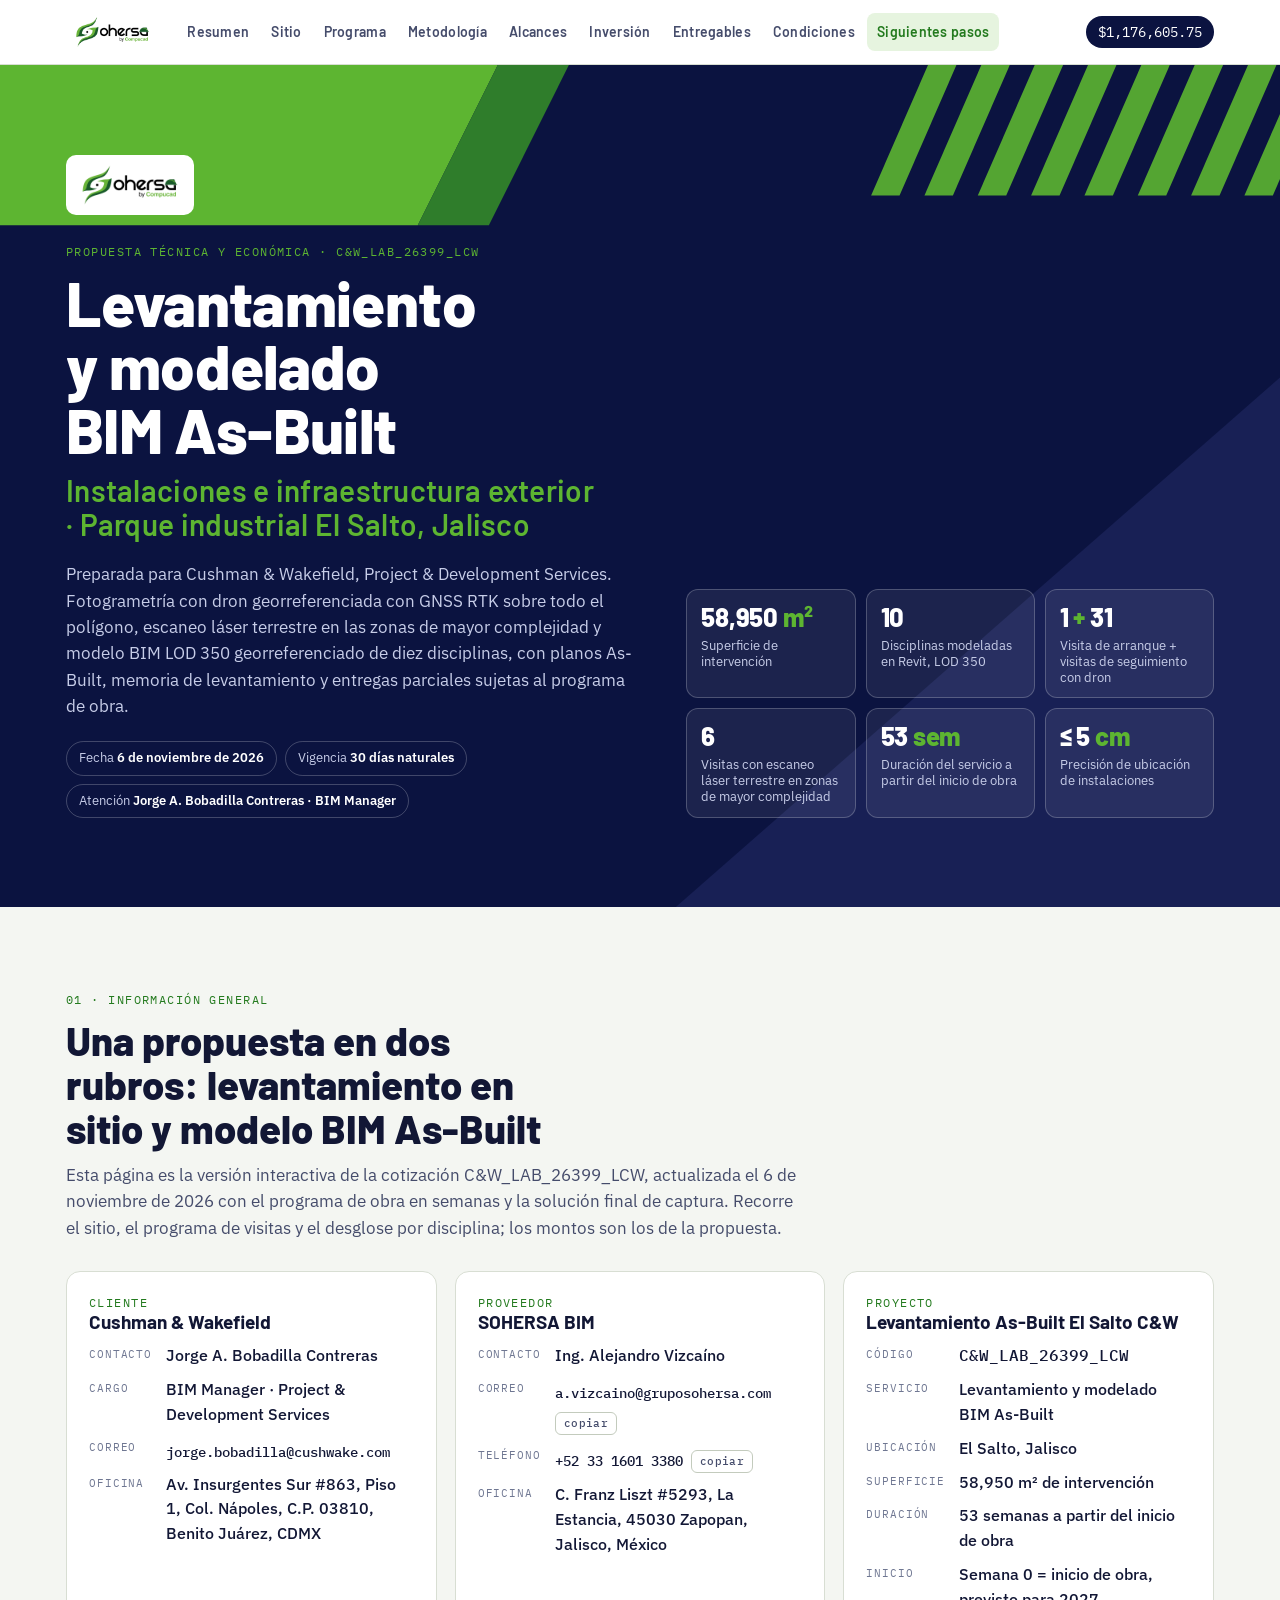
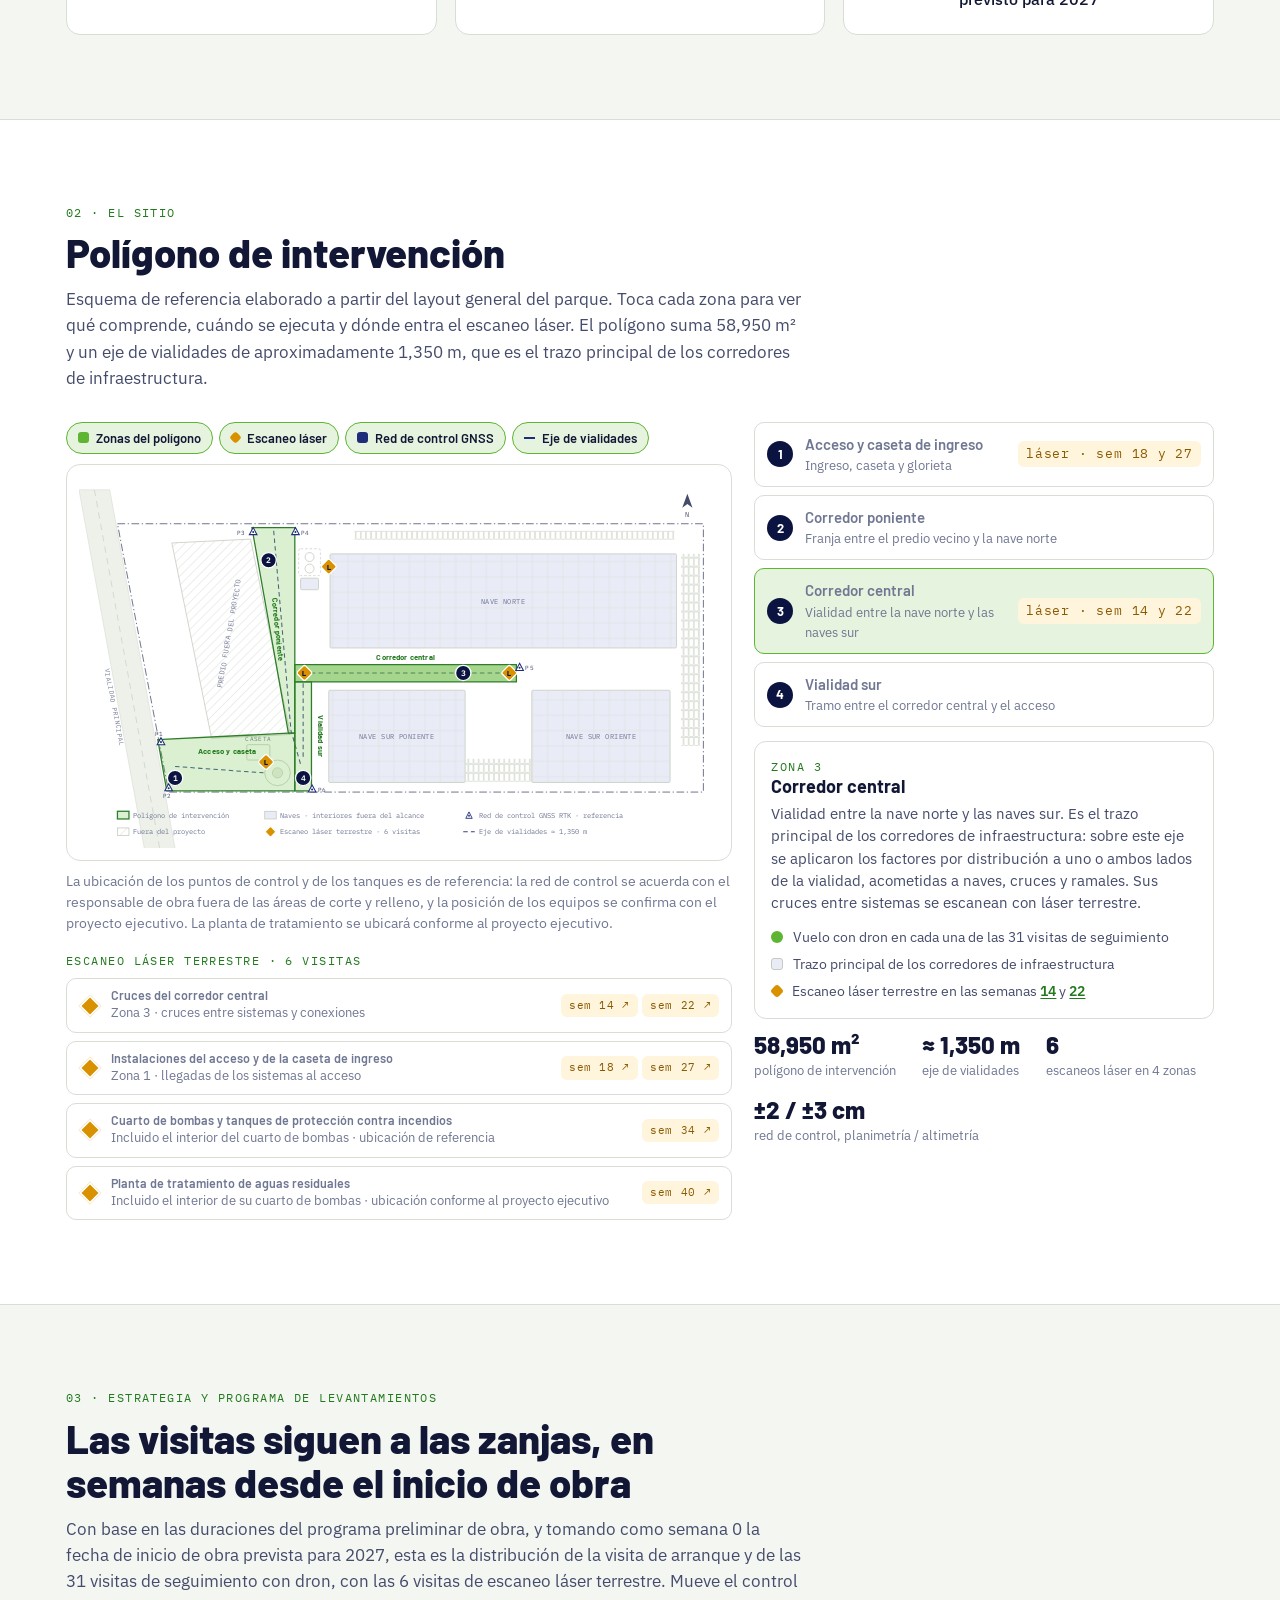
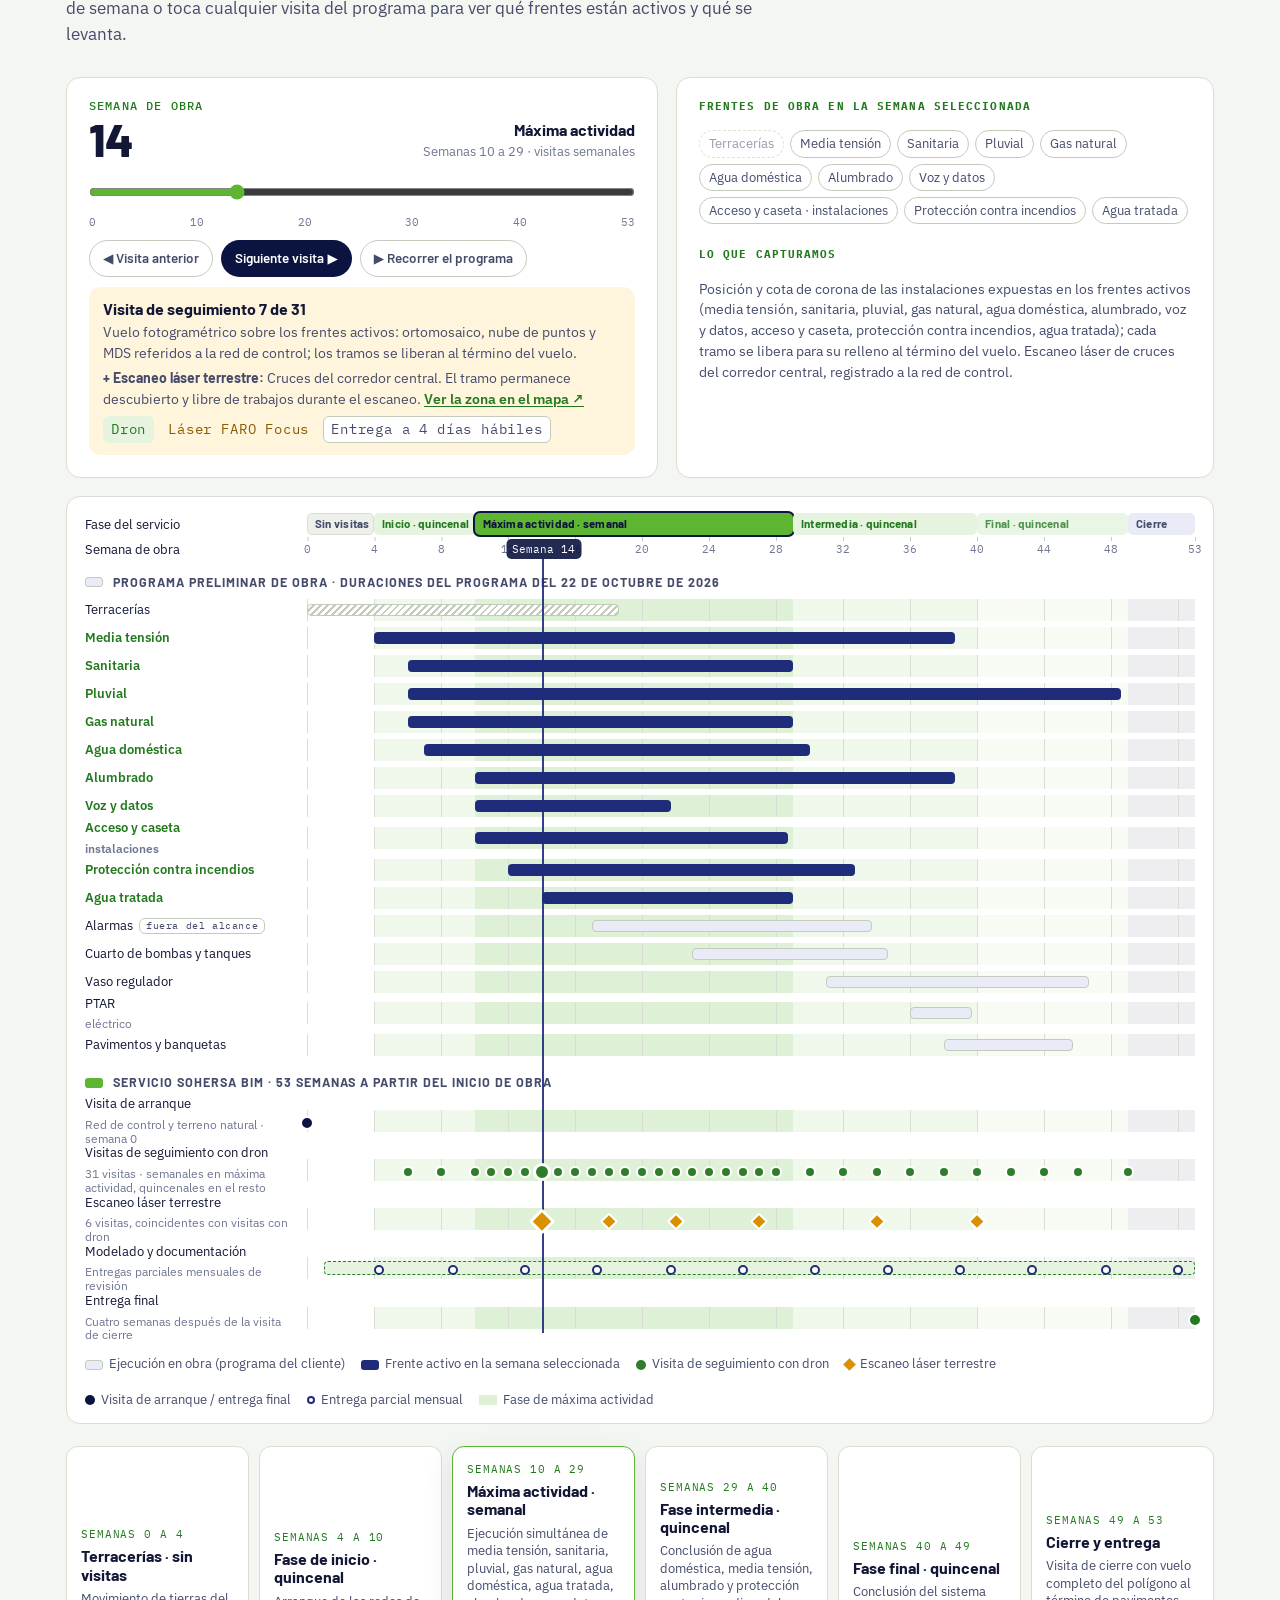
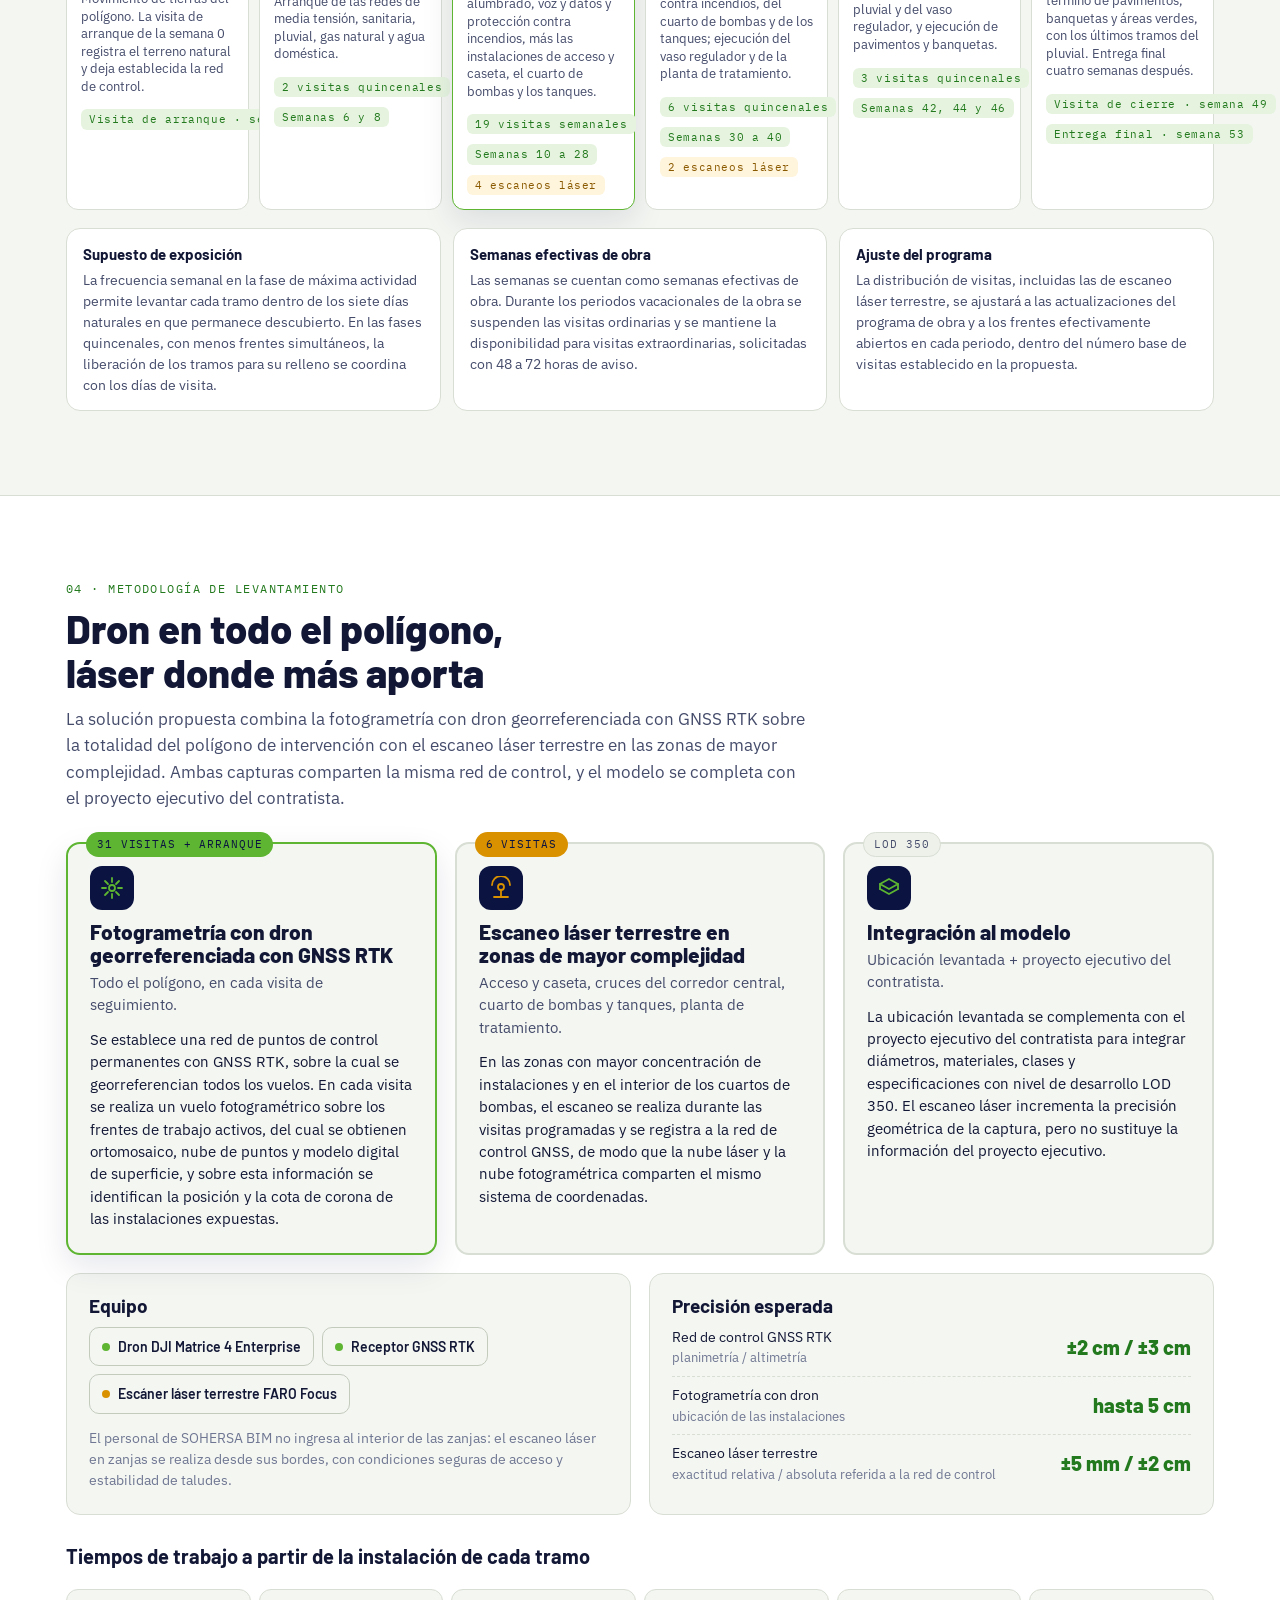
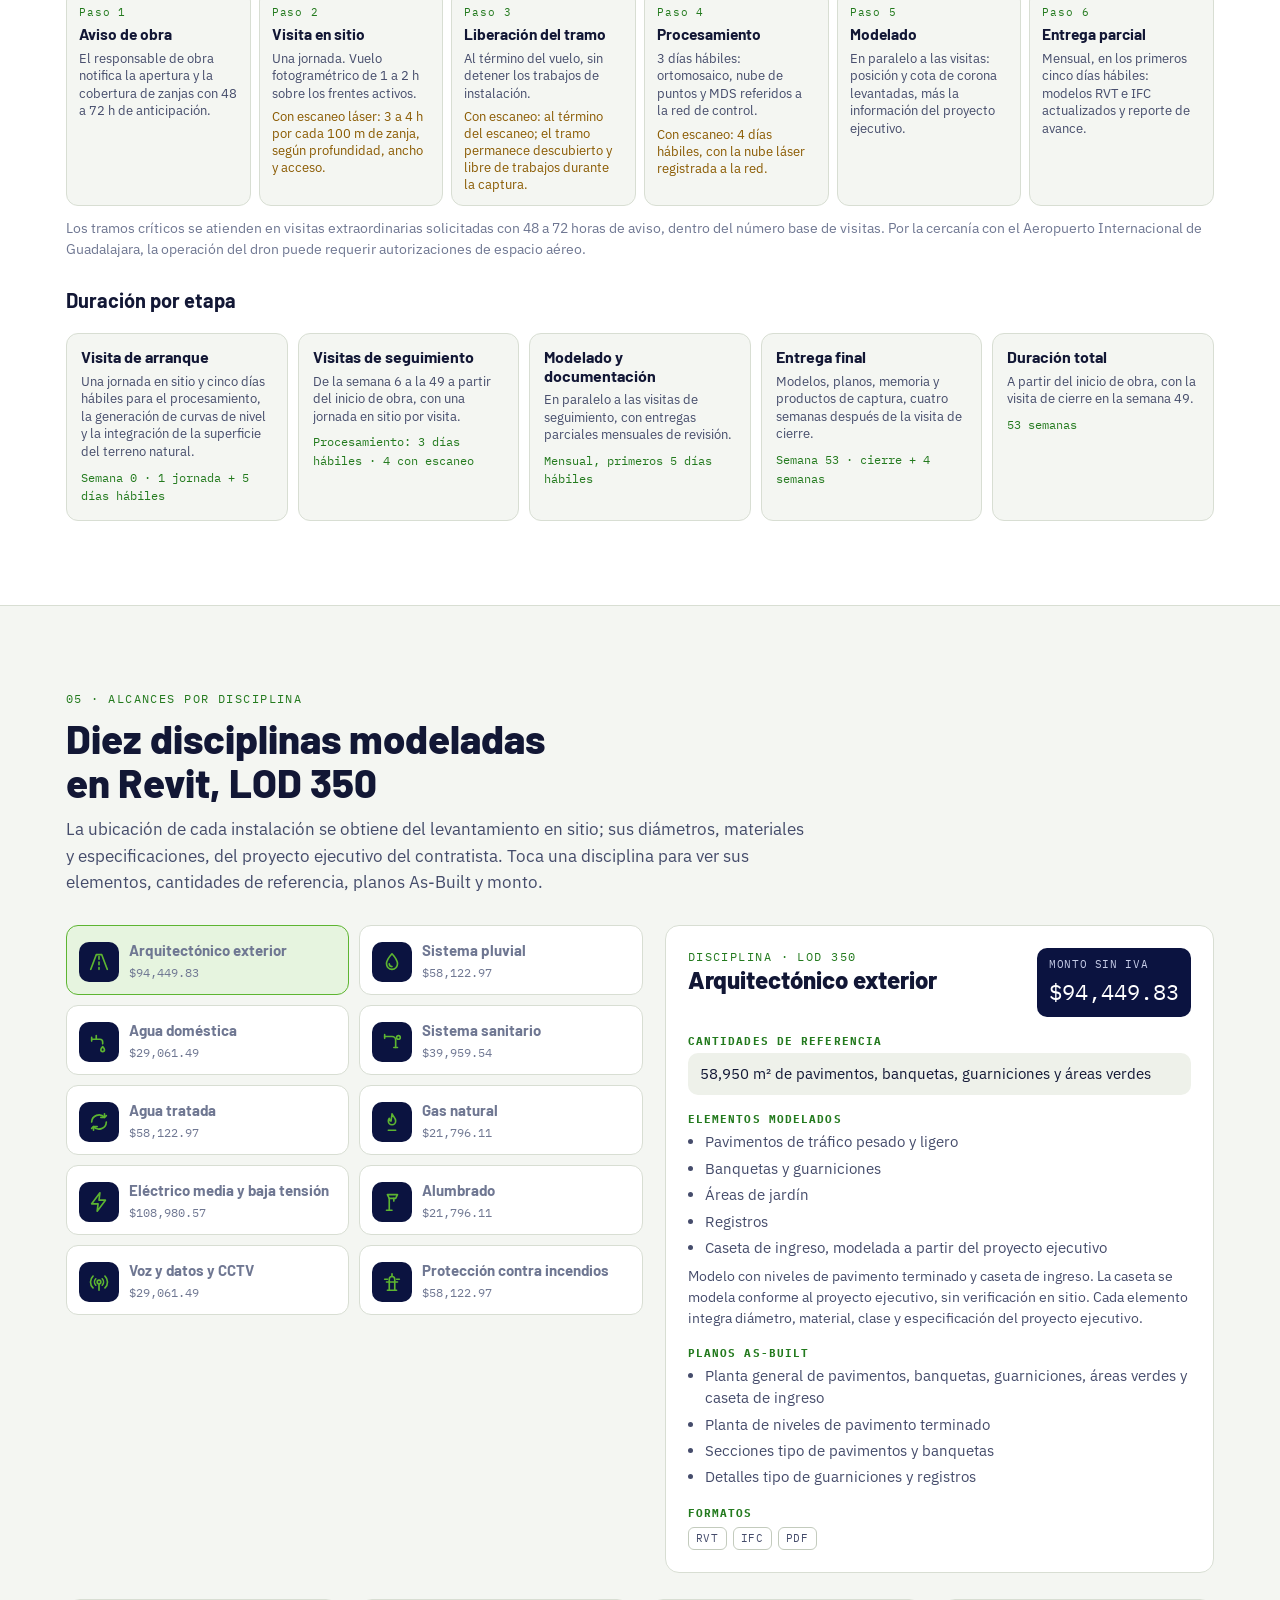
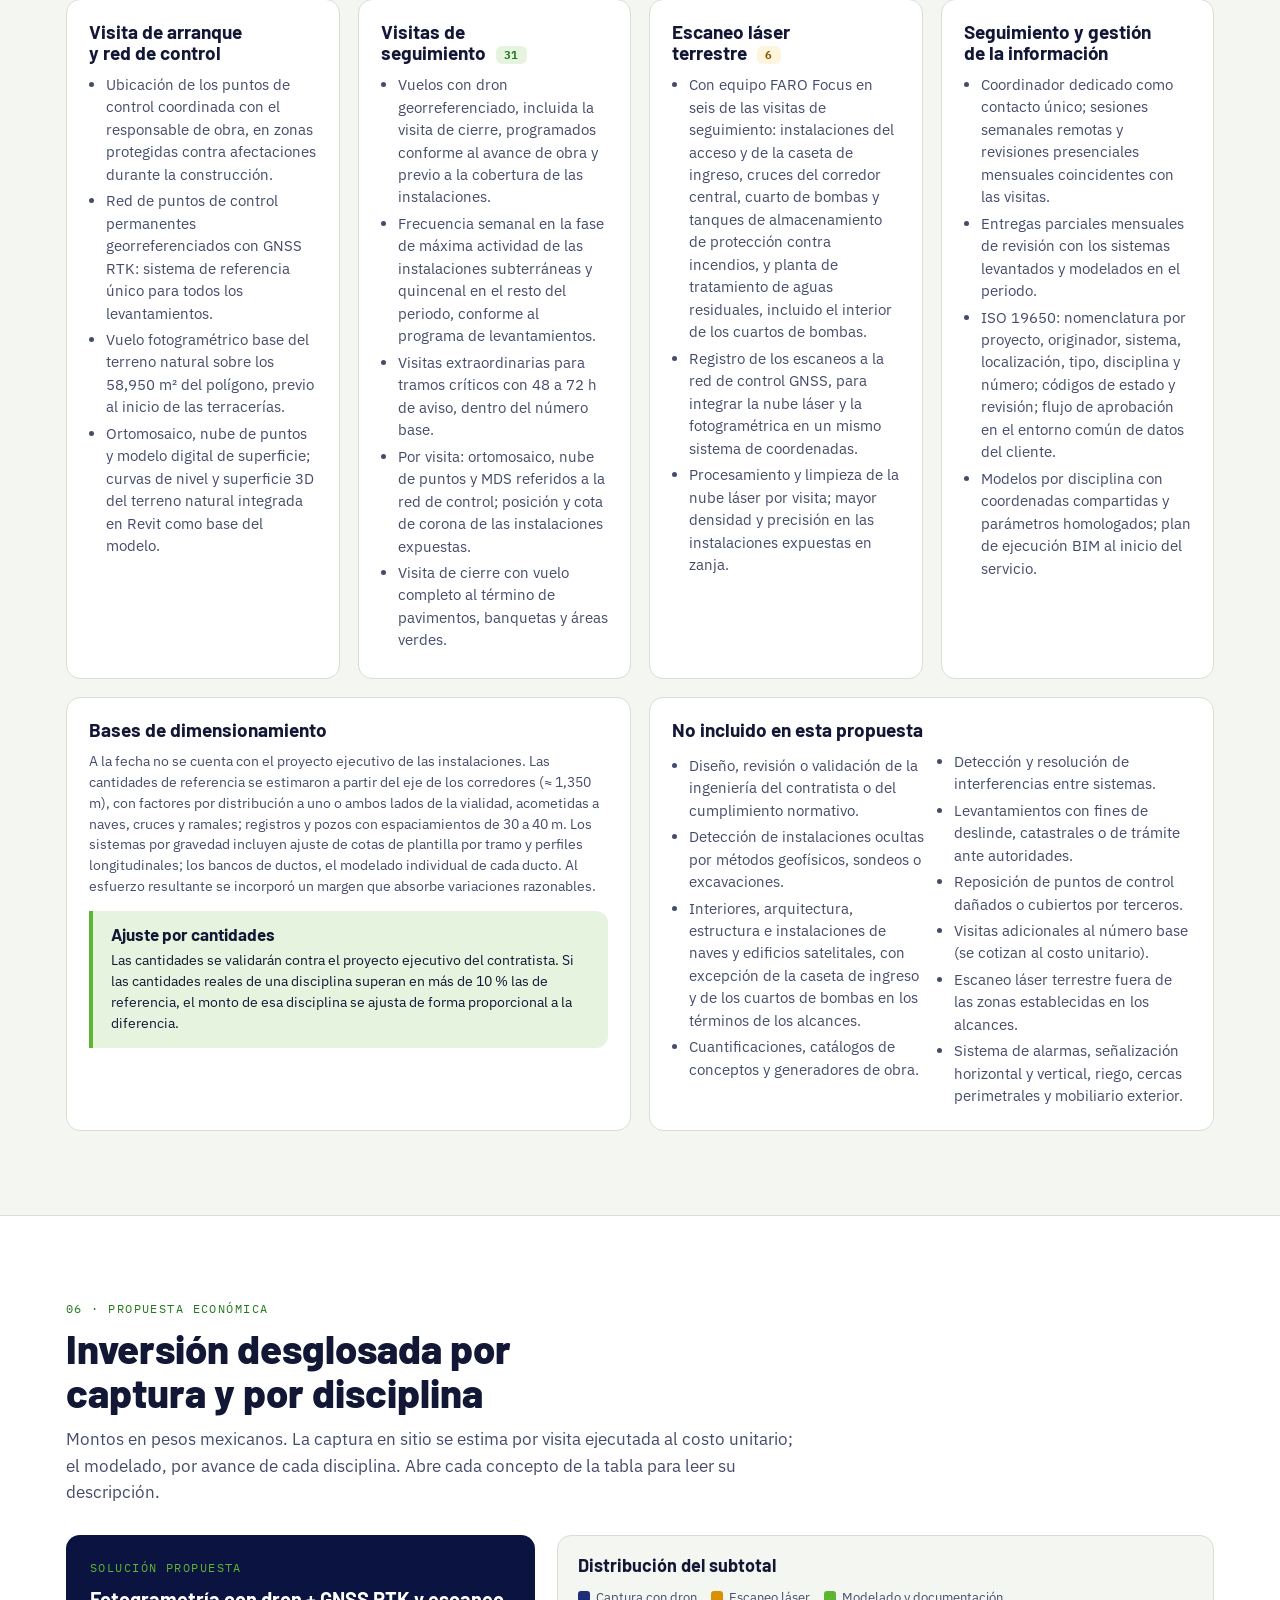
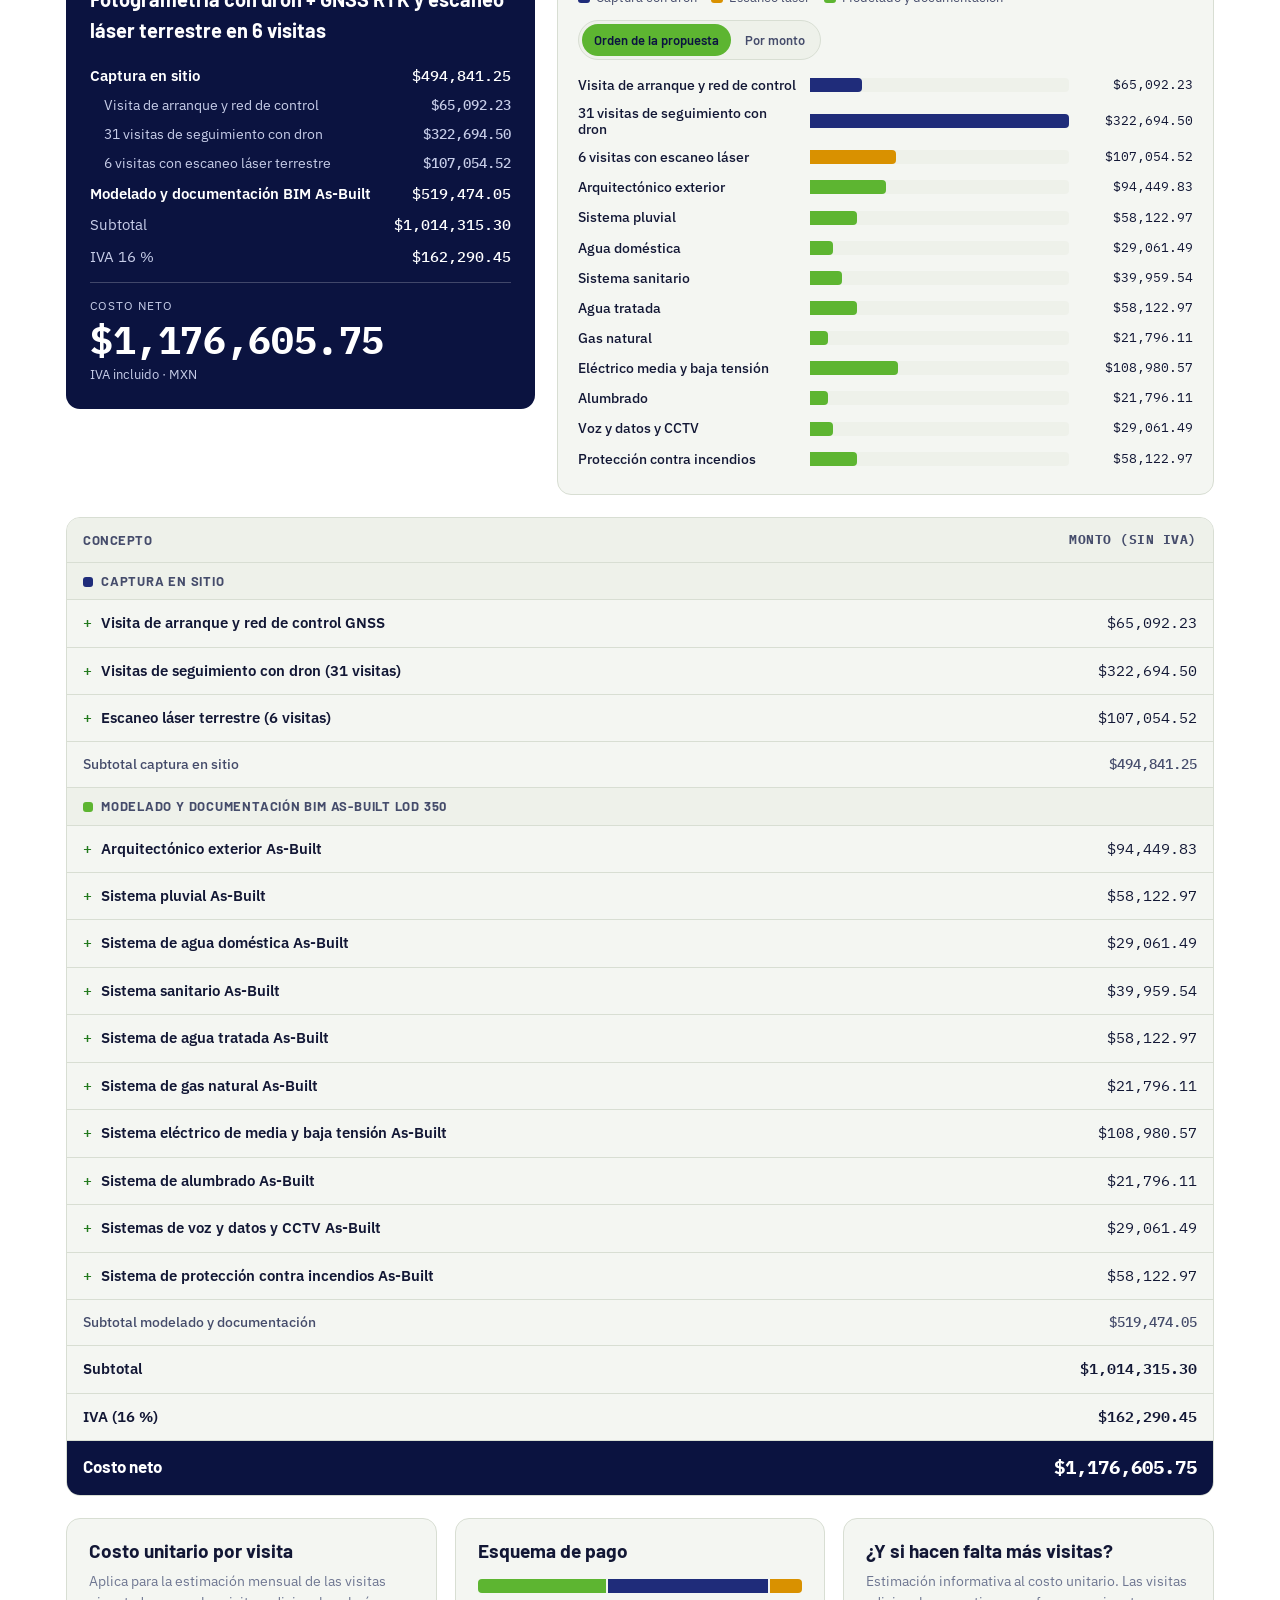
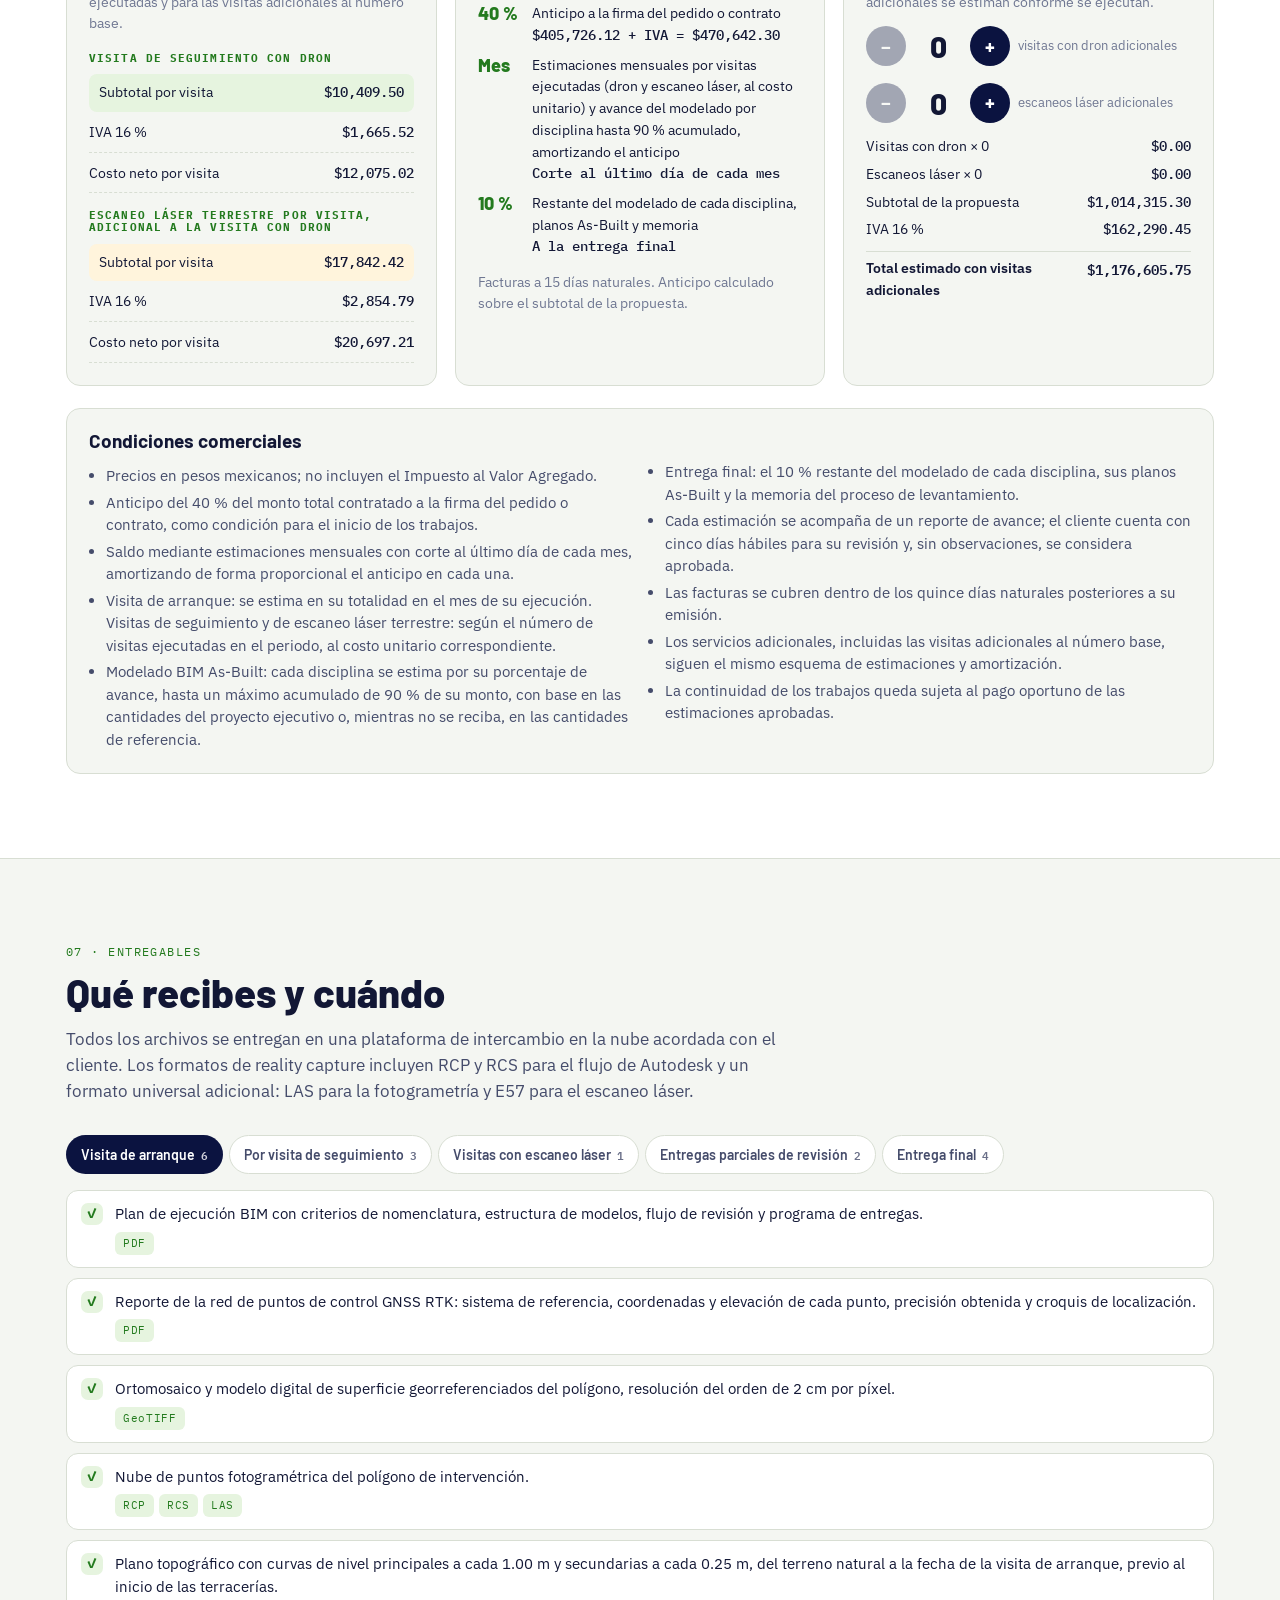
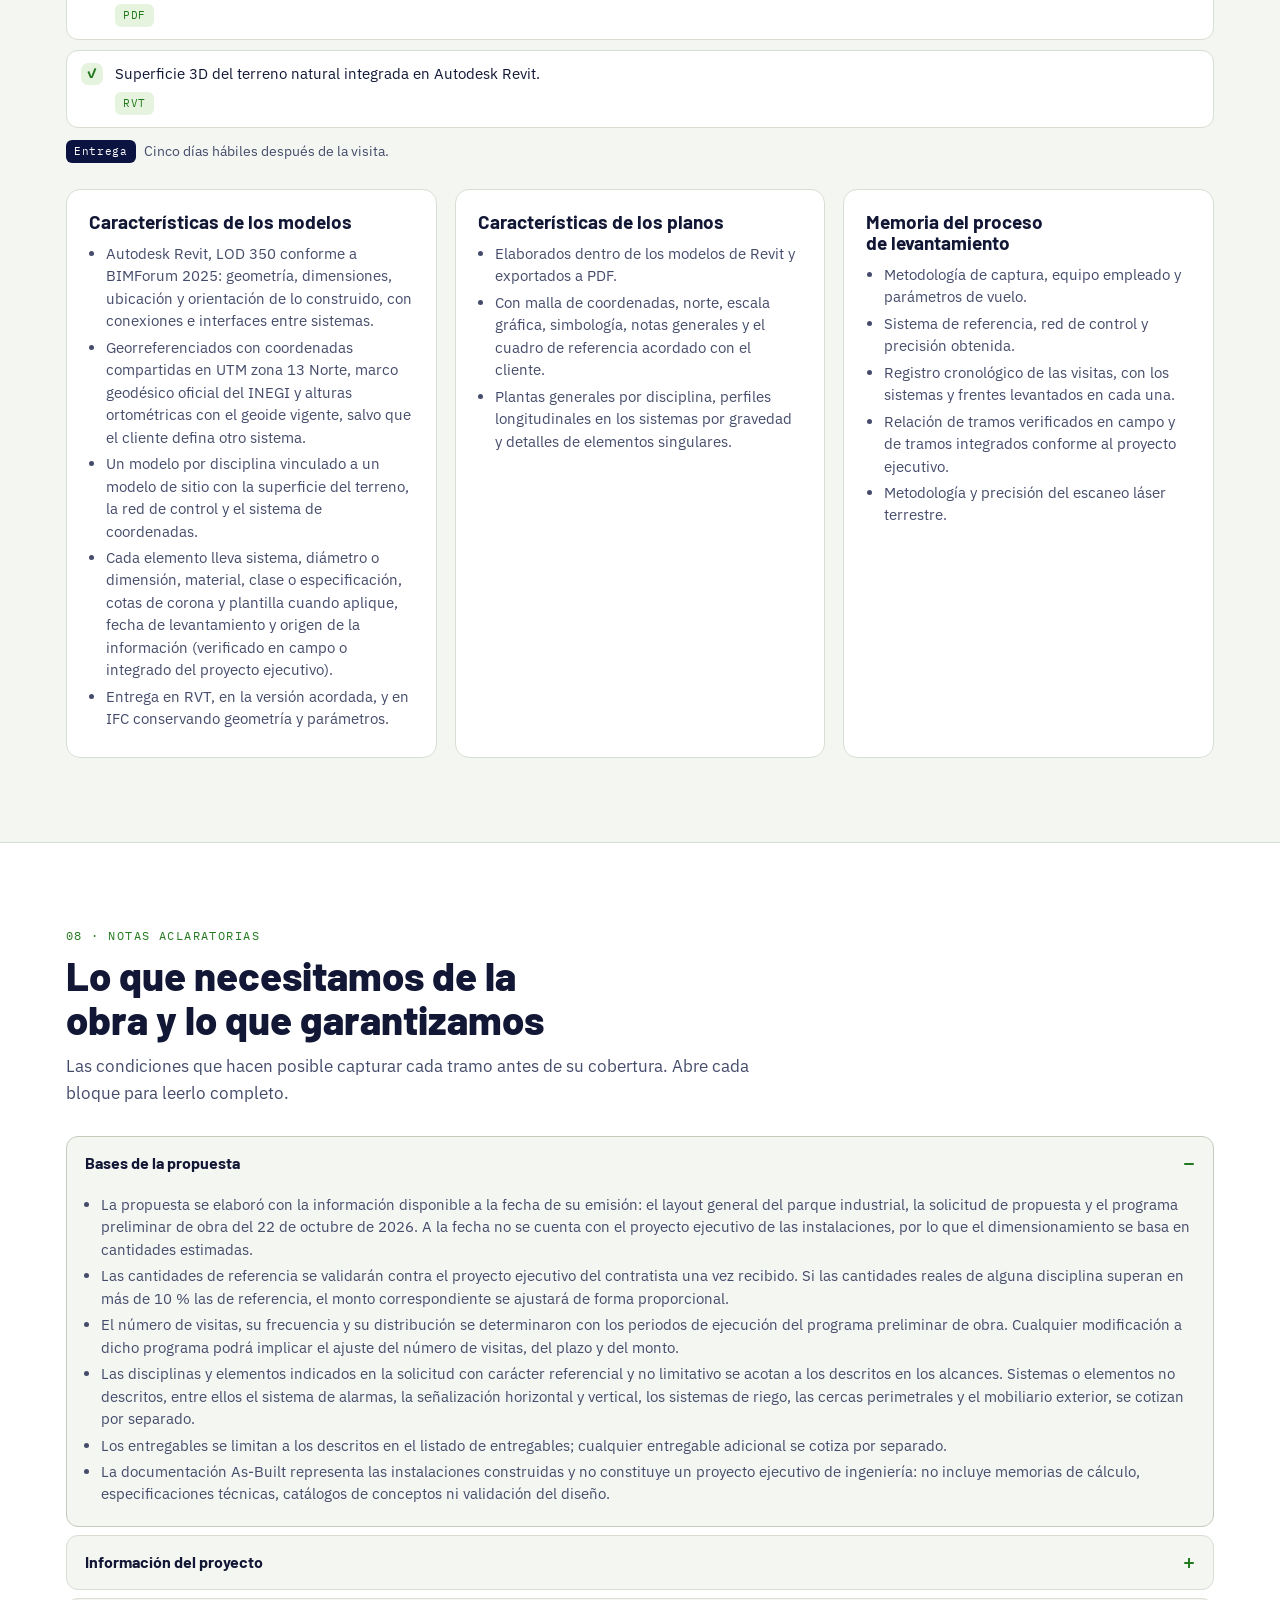
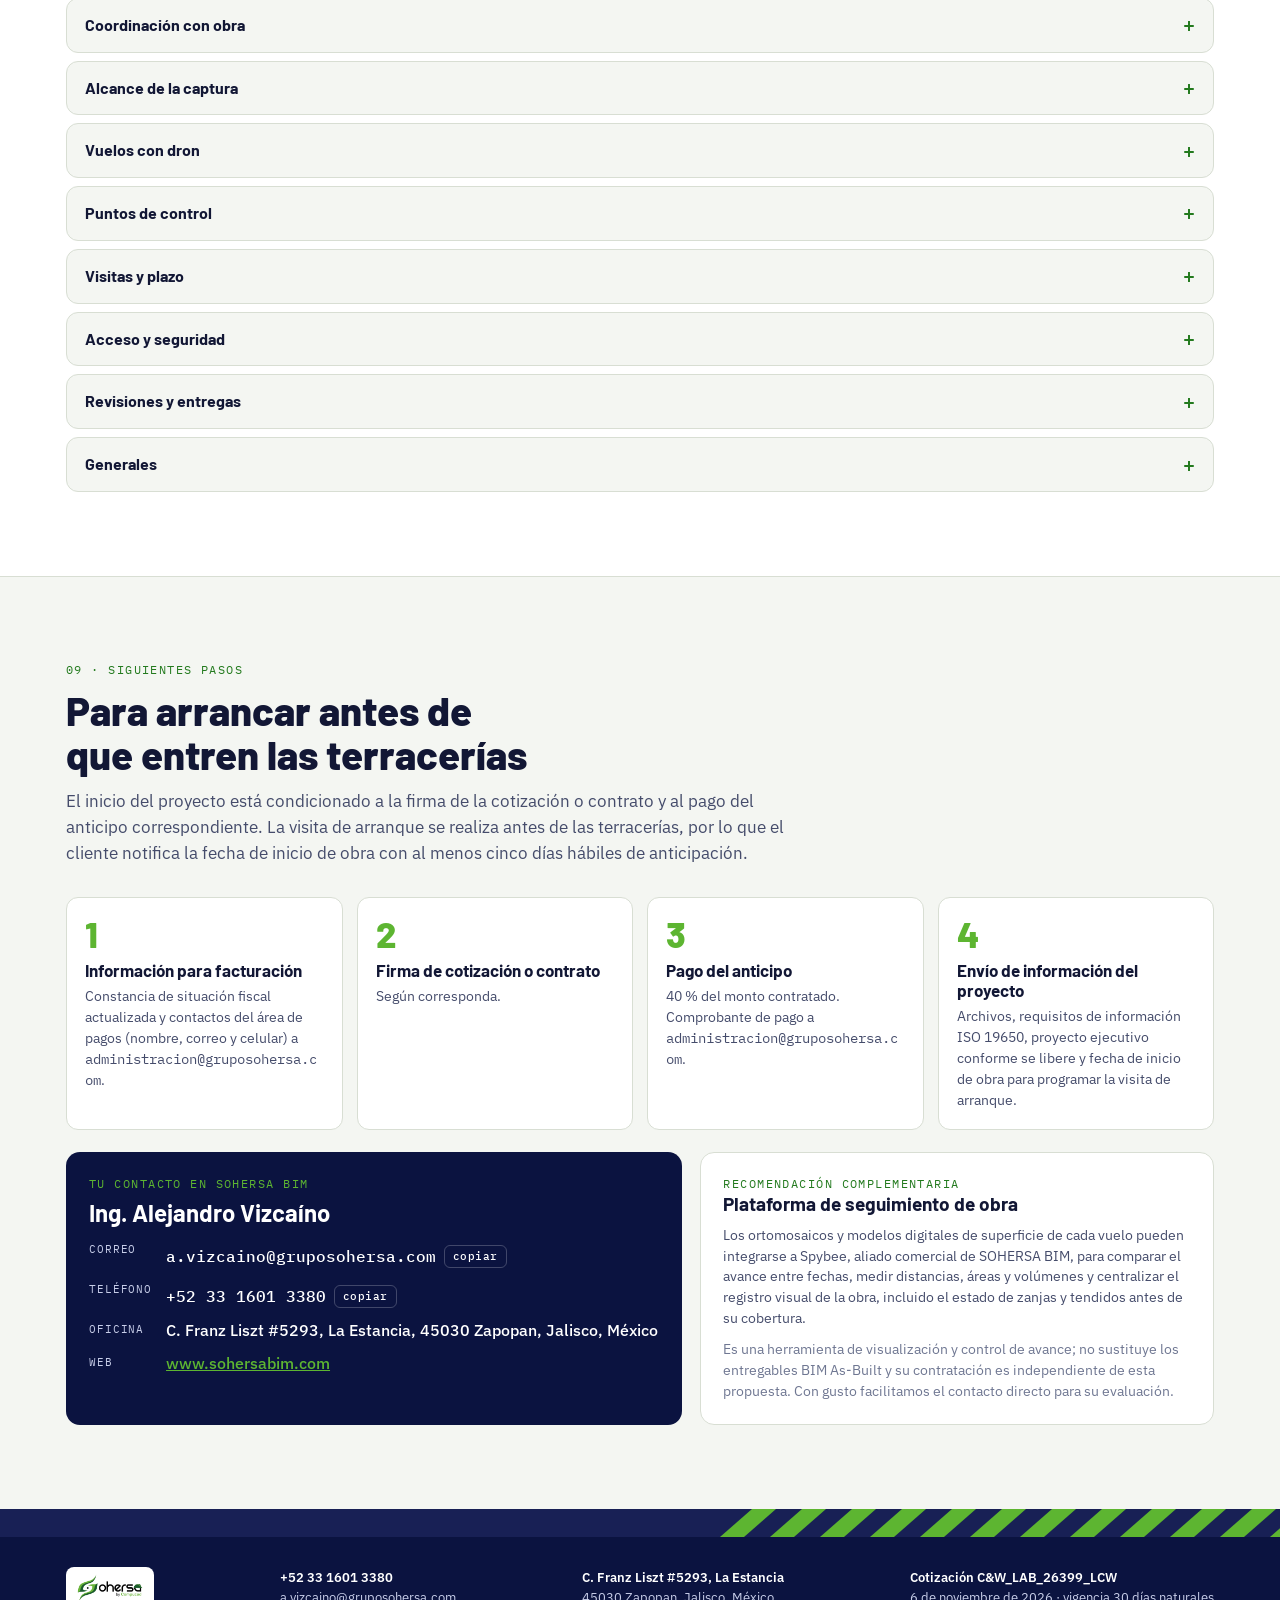
<file: cw-el-salto/index.html>
<!doctype html>
<html lang="es">
<head>
<meta charset="utf-8">
<meta name="viewport" content="width=device-width,initial-scale=1,viewport-fit=cover">
<title>Sohersa BIM | As-Built El Salto · Cushman & Wakefield</title>
<meta name="description" content="Propuesta interactiva C&W_LAB_26399_LCW: levantamiento y modelado BIM As-Built LOD 350 del parque industrial El Salto, Jalisco. SOHERSA BIM.">
<meta name="robots" content="noindex,nofollow">
<meta property="og:type" content="website">
<meta property="og:title" content="Sohersa BIM | As-Built El Salto · Cushman & Wakefield">
<meta property="og:description" content="Propuesta interactiva para Cushman & Wakefield: alcances, costos, programa y entregables.">
<link rel="icon" type="image/png" href="logo-sohersa.png">
<style>:root{padding-top:env(safe-area-inset-top,0px);padding-bottom:env(safe-area-inset-bottom,0px)}body{margin:0;font:14px system-ui}img{max-width:100%}[hidden]{display:none!important}</style>
<link rel="preconnect" href="https://fonts.googleapis.com">
<link rel="stylesheet" href="https://fonts.googleapis.com/css2?family=Barlow:wght@500;600;700;800&family=IBM+Plex+Sans:wght@400;500;600&family=IBM+Plex+Mono:wght@400;500&display=swap">
<style>
/* Layout: one long proposal, sticky brand bar with section nav and the total; sections alternate flat ground
   and white bands; the hero and footer reuse the diagonal green/navy cuts and the chevron strip of SOHERSA's
   printed quotation. Single capture solution: drone photogrammetry everywhere plus laser scanning in six visits. */
:root{
  --green:#5DB531; --green-deep:#2F7D2B; --green-tint:#E6F4DF; --green-ink:#237A1E; --on-green:#0B1340;
  --navy:#0B1340; --navy-2:#182055; --navy-tint:#E9EBF6;
  --bg:#F4F6F2; --surface:#FFFFFF; --surface-2:#EEF1EA; --line:#D8DED3; --line-2:#C3CBBD;
  --fg:#121735; --fg-2:#454C6B; --muted:#6F7792;
  --on-navy:#FFFFFF; --on-navy-2:#C7CDE8; --hero-line:rgba(255,255,255,.22); --hero-tile:rgba(255,255,255,.07);
  --plate:#FFFFFF; --logo-plate:transparent;
  --c-captura:#1F2C7A; --c-modelado:#5DB531; --c-laser:#D99100; --c-laser-ink:#8A5A00; --c-laser-tint:#FFF4DC;
  --warn-tint:#FFF4DC; --warn-ink:#8A5A00;
  --shadow:0 12px 32px rgba(11,19,64,.10);
  --radius:14px;
  --font-display:'Barlow',system-ui,sans-serif;
  --font-body:'IBM Plex Sans',system-ui,sans-serif;
  --font-mono:'IBM Plex Mono',ui-monospace,SFMono-Regular,monospace;
}
@media (prefers-color-scheme: dark){
  :root:not([data-theme="light"]){
    --green:#6FCB47; --green-deep:#9ADF7E; --green-tint:#17301A; --green-ink:#8EDB73; --on-green:#0B1340;
    --navy:#060A1F; --navy-2:#0F1640; --navy-tint:#161D45;
    --bg:#0A0F26; --surface:#111838; --surface-2:#182051; --line:#283267; --line-2:#36418A;
    --fg:#EDF0F8; --fg-2:#B9C0DB; --muted:#8A93BA;
    --on-navy:#FFFFFF; --on-navy-2:#C7CDE8; --hero-line:rgba(255,255,255,.18); --hero-tile:rgba(255,255,255,.06);
    --plate:#FFFFFF; --logo-plate:#FFFFFF;
    --c-captura:#8FA3FF; --c-modelado:#6FCB47; --c-laser:#F2B33D; --c-laser-ink:#F2C675; --c-laser-tint:#3A2C0A;
    --warn-tint:#3A2C0A; --warn-ink:#F2C675;
    --shadow:0 12px 32px rgba(0,0,0,.45);
    color-scheme:dark;
  }
}
:root[data-theme="dark"]{
  --green:#6FCB47; --green-deep:#9ADF7E; --green-tint:#17301A; --green-ink:#8EDB73; --on-green:#0B1340;
  --navy:#060A1F; --navy-2:#0F1640; --navy-tint:#161D45;
  --bg:#0A0F26; --surface:#111838; --surface-2:#182051; --line:#283267; --line-2:#36418A;
  --fg:#EDF0F8; --fg-2:#B9C0DB; --muted:#8A93BA;
  --on-navy:#FFFFFF; --on-navy-2:#C7CDE8; --hero-line:rgba(255,255,255,.18); --hero-tile:rgba(255,255,255,.06);
  --plate:#FFFFFF; --logo-plate:#FFFFFF;
  --c-captura:#8FA3FF; --c-modelado:#6FCB47; --c-laser:#F2B33D; --c-laser-ink:#F2C675; --c-laser-tint:#3A2C0A;
  --warn-tint:#3A2C0A; --warn-ink:#F2C675;
  --shadow:0 12px 32px rgba(0,0,0,.45);
  color-scheme:dark;
}

*{box-sizing:border-box}
html{scroll-behavior:smooth;-webkit-text-size-adjust:100%}
@media (prefers-reduced-motion:reduce){html{scroll-behavior:auto} *,*::before,*::after{transition:none!important;animation:none!important}}
body{margin:0;background:var(--bg);color:var(--fg);font-family:var(--font-body);font-size:16px;line-height:1.55}
body::before{content:"";position:fixed;inset:0 0 auto;height:env(safe-area-inset-top,0px);z-index:60;background:var(--surface)}
h1,h2,h3,h4{font-family:var(--font-display);line-height:1.1;margin:0;text-wrap:balance}
p{margin:0}
ul{margin:0;padding-left:1.2em}
li{margin:4px 0}
a{color:var(--green-ink)}
img{max-width:100%}
button{font:inherit;color:inherit;background:none;border:0;padding:0;cursor:pointer;text-align:left}
:focus-visible{outline:3px solid var(--green);outline-offset:2px}
.wrap{max-width:1180px;margin-inline:auto;padding-left:max(16px,env(safe-area-inset-left,0px));padding-right:max(16px,env(safe-area-inset-right,0px))}
.mono,.num{font-family:var(--font-mono);font-variant-numeric:tabular-nums}
.eyebrow{font-family:var(--font-mono);font-size:12px;letter-spacing:.12em;text-transform:uppercase;color:var(--green-ink)}
.muted{color:var(--muted)}
.small{font-size:13.5px}
.tag{display:inline-block;font-family:var(--font-mono);font-size:11px;letter-spacing:.06em;padding:2px 7px;border-radius:6px;border:1px solid var(--line-2);color:var(--fg-2);background:var(--surface);white-space:nowrap}
.tag.green{background:var(--green-tint);border-color:transparent;color:var(--green-ink)}
.tag.navy{background:var(--navy);border-color:transparent;color:var(--on-navy)}
.tag.laser{background:var(--c-laser-tint);border-color:transparent;color:var(--c-laser-ink)}
.note{background:var(--warn-tint);color:var(--warn-ink);border-radius:10px;padding:12px 14px;font-size:14px;line-height:1.45}
.callout{border-left:4px solid var(--green);background:var(--green-tint);border-radius:0 12px 12px 0;padding:14px 18px}
.callout h4{font-size:17px;margin-bottom:6px}

/* ---------- top bar ---------- */
.topbar{position:sticky;top:env(safe-area-inset-top,0px);z-index:50;background:var(--surface);border-bottom:1px solid var(--line)}
.topbar .wrap{display:flex;align-items:center;gap:12px 18px;min-height:64px;flex-wrap:wrap;padding-block:8px}
.brand{display:flex;align-items:center;gap:10px;text-decoration:none;color:inherit}
.logo-plate{display:inline-flex;align-items:center;background:var(--logo-plate);border-radius:8px;padding:4px 8px}
.logo-plate img{height:34px;width:auto;display:block}
.nav{display:flex;gap:2px;overflow-x:auto;scrollbar-width:none;flex:1 1 360px;min-width:0;order:3}
.nav::-webkit-scrollbar{display:none}
.nav a{white-space:nowrap;text-decoration:none;color:var(--fg-2);font-family:var(--font-display);font-weight:600;font-size:14px;letter-spacing:.02em;padding:8px 10px;border-radius:8px}
.nav a:hover{background:var(--surface-2);color:var(--fg)}
.nav a.is-active{color:var(--green-ink);background:var(--green-tint)}
.topbar-right{display:flex;align-items:center;gap:10px;margin-left:auto;order:2}
.total-pill{font-family:var(--font-mono);font-size:14px;background:var(--navy);color:var(--on-navy);padding:8px 12px;border-radius:999px;white-space:nowrap;line-height:1.2}
.total-pill small{opacity:.8;font-size:10.5px;margin-right:6px;letter-spacing:.06em;text-transform:uppercase}
@media (min-width:1080px){.nav{order:2;flex:1 1 0px;min-width:0}.topbar-right{order:3}}
@media (max-width:1420px){.total-pill small{display:none}}
@media (min-width:1080px) and (max-width:1260px){.nav a{padding:8px 7px;font-size:13.5px}}
@media (max-width:1079px){.nav{flex-basis:100%;margin-top:-4px}}
@media (max-width:700px){.topbar .logo-plate img{height:28px}.topbar .wrap{min-height:52px;gap:2px 10px;padding-block:6px}.nav a{padding:6px 8px;font-size:13px}.total-pill{font-size:12.5px;padding:7px 10px}.total-pill small{display:none}}
section[id],#top{scroll-margin-top:84px}
@media (max-width:1079px){section[id],#top{scroll-margin-top:118px}}
@media (max-width:700px){section[id],#top{scroll-margin-top:100px}}

/* segmented control */
.seg{display:inline-flex;background:var(--surface-2);border:1px solid var(--line);border-radius:999px;padding:3px;gap:2px}
.seg-btn{padding:6px 12px;border-radius:999px;font-family:var(--font-display);font-weight:600;font-size:13px;color:var(--fg-2);white-space:nowrap;transition:background .2s,color .2s}
.seg-btn:hover{color:var(--fg)}
.seg-btn.is-on{background:var(--green);color:var(--on-green)}

/* ---------- hero ---------- */
.hero{position:relative;background:var(--navy);color:var(--on-navy);overflow:hidden;isolation:isolate}
.hero-art{position:absolute;inset:0;width:100%;height:100%;z-index:-1}
.hero .wrap{padding-block:clamp(44px,7vw,92px);display:grid;grid-template-columns:minmax(0,1.1fr) minmax(0,1fr);gap:40px;align-items:end}
.hero-logo{display:inline-flex;background:var(--plate);border-radius:10px;padding:8px 14px;margin-bottom:28px}
.hero-logo img{height:44px;width:auto;display:block}
.hero .eyebrow{color:var(--green)}
.hero h1{font-size:clamp(34px,5vw,62px);font-weight:800;letter-spacing:-.01em;line-height:1.02;margin-top:10px;color:var(--on-navy)}
.hero h1 small{display:block;color:var(--green);font-weight:600;font-size:.48em;letter-spacing:.01em;margin-top:12px;line-height:1.15}
.hero .lead{color:var(--on-navy-2);max-width:58ch;font-size:17px;margin-top:20px}
.chips{display:flex;flex-wrap:wrap;gap:8px;margin-top:22px}
.chip{border:1px solid var(--hero-line);border-radius:999px;padding:6px 12px;font-size:13px;color:var(--on-navy-2)}
.chip b{color:var(--on-navy);font-weight:600}
.kpis{display:grid;grid-template-columns:repeat(3,minmax(0,1fr));gap:10px}
.kpi{background:var(--hero-tile);border:1px solid var(--hero-line);border-radius:12px;padding:14px 14px 12px;min-width:0}
.kpi b{display:block;font-family:var(--font-display);font-size:clamp(22px,2vw,30px);font-weight:800;line-height:1;color:var(--on-navy);white-space:nowrap;letter-spacing:-.01em}
.kpi b em{font-style:normal;color:var(--green)}
.kpi span{display:block;font-size:12.5px;color:var(--on-navy-2);margin-top:7px;line-height:1.3}
@media (max-width:900px){.hero .wrap{grid-template-columns:1fr;gap:30px}}
@media (max-width:700px){.hero-art{height:150px}.hero-logo{margin-top:6px}}
@media (max-width:480px){.kpis{grid-template-columns:repeat(2,minmax(0,1fr))}}

/* ---------- sections ---------- */
section{padding-block:clamp(44px,7vw,84px)}
.band{background:var(--surface);border-top:1px solid var(--line);border-bottom:1px solid var(--line)}
.sec-head{max-width:74ch;margin-bottom:30px}
.sec-head h2{font-size:clamp(28px,3.6vw,40px);font-weight:800;margin-top:8px}
.sec-head p{color:var(--fg-2);margin-top:12px;font-size:17px}
.card{background:var(--surface);border:1px solid var(--line);border-radius:var(--radius);padding:22px;min-width:0}
.band .card{background:var(--bg)}
.card h3{font-size:19px;font-weight:700;margin-bottom:10px}
.card h3 .tag{vertical-align:middle;margin-left:6px}
.grid-2{display:grid;grid-template-columns:repeat(2,minmax(0,1fr));gap:18px}
.grid-3{display:grid;grid-template-columns:repeat(3,minmax(0,1fr));gap:18px}
.grid-4{display:grid;grid-template-columns:repeat(4,minmax(0,1fr));gap:18px}
@media (max-width:1000px){.grid-4{grid-template-columns:repeat(2,minmax(0,1fr))}}
@media (max-width:900px){.grid-3{grid-template-columns:1fr}.grid-2{grid-template-columns:1fr}}
@media (max-width:560px){.grid-4{grid-template-columns:1fr}}
dl.kv{display:grid;grid-template-columns:auto minmax(0,1fr);gap:9px 14px;margin:0}
dl.kv dt{font-family:var(--font-mono);font-size:11px;text-transform:uppercase;letter-spacing:.08em;color:var(--muted);padding-top:3px;white-space:nowrap}
dl.kv dd{margin:0;font-weight:500;min-width:0;overflow-wrap:anywhere}
.contact-line{display:flex;align-items:center;gap:8px;flex-wrap:wrap;margin-top:6px}
.copy{font-family:var(--font-mono);font-size:11px;letter-spacing:.04em;border:1px solid var(--line-2);border-radius:6px;padding:2px 8px;color:var(--fg-2);background:var(--surface)}
.copy:hover{border-color:var(--green);color:var(--green-ink)}
.copy.done{background:var(--green-tint);color:var(--green-ink);border-color:transparent}

/* ---------- site map ---------- */
.site{display:grid;grid-template-columns:minmax(0,1.45fr) minmax(0,1fr);gap:22px;align-items:start}
.site>div{min-width:0}
@media (max-width:900px){.site{grid-template-columns:1fr}}
.map{background:var(--surface);border:1px solid var(--line);border-radius:var(--radius);padding:12px;overflow:hidden}
.map svg{width:100%;height:auto;display:block}
.map text{font-family:var(--font-mono);font-size:11px;fill:var(--muted);letter-spacing:.06em;text-transform:uppercase}
.map .bld{fill:var(--navy-tint);stroke:var(--line-2);stroke-width:1.2}
.map .road{fill:var(--surface-2);stroke:var(--line);stroke-width:1}
.map .edge{fill:none;stroke:var(--fg-2);stroke-width:1.2;stroke-dasharray:12 4 2 4}
.map .out{fill:url(#hatch);stroke:var(--line-2);stroke-width:1.2}
.map .zone{fill:var(--green);fill-opacity:.22;stroke:var(--green-deep);stroke-width:2;cursor:pointer;transition:fill-opacity .2s}
.map .zone:hover,.map .zone.is-on{fill-opacity:.55}
.map .zone.dim{fill-opacity:.12}
.map .pin circle{fill:var(--navy);stroke:var(--plate);stroke-width:2}
.map .pin text{fill:var(--on-navy);font-size:12px;font-weight:600;text-anchor:middle;dominant-baseline:central;letter-spacing:0;pointer-events:none}
.map .zlabel{font-family:var(--font-display);font-size:12px;font-weight:700;fill:var(--green-ink);letter-spacing:.02em;text-transform:none;pointer-events:none}
.map .axis{fill:none;stroke:var(--c-captura);stroke-width:1.6;stroke-dasharray:7 5;opacity:.85;pointer-events:none}
.map .scan rect{fill:var(--c-laser);stroke:var(--plate);stroke-width:2}
.map .scan text{fill:var(--on-green);font-family:var(--font-display);font-weight:800;font-size:11px;text-anchor:middle;dominant-baseline:central;letter-spacing:0;text-transform:none}
.map .scan{cursor:pointer}
.map .scan.is-on rect{stroke:var(--navy);stroke-width:3}
.map .cp polygon{fill:var(--surface);stroke:var(--c-captura);stroke-width:1.6}
.map .cp circle{fill:var(--c-captura)}
.map .cp text{fill:var(--fg-2);font-size:9.5px;letter-spacing:.04em;text-transform:none}
.map .north text{fill:var(--fg-2)}
.map .legend text{text-transform:none;letter-spacing:0;font-size:11px}
.map.off-zones .zone,.map.off-zones .pin,.map.off-zones .zlabel{display:none}
.map.off-scan .scan{display:none}
.map.off-cp .cp{display:none}
.map.off-axis .axis{display:none}
.layers{display:flex;flex-wrap:wrap;gap:6px;margin:0 0 10px}
.layer{display:inline-flex;align-items:center;gap:7px;border:1px solid var(--line);border-radius:999px;padding:5px 11px;font-family:var(--font-display);font-weight:600;font-size:13px;color:var(--fg-2);background:var(--surface)}
.layer i{width:11px;height:11px;border-radius:3px;display:inline-block}
.layer[aria-pressed="true"]{border-color:var(--green);color:var(--fg);background:var(--green-tint)}
.layer[aria-pressed="false"] i{opacity:.3}
.zone-list{display:grid;gap:8px}
.zone-btn{display:flex;align-items:center;gap:12px;border:1px solid var(--line);border-radius:10px;padding:10px 12px;background:var(--surface);transition:border-color .2s,background .2s}
.zone-btn:hover{border-color:var(--green)}
.zone-btn.is-on{border-color:var(--green);background:var(--green-tint)}
.zone-btn .n{flex:0 0 26px;height:26px;border-radius:50%;background:var(--navy);color:var(--on-navy);font-family:var(--font-display);font-weight:700;display:grid;place-items:center;font-size:13px}
.zone-btn b{font-family:var(--font-display);font-weight:600;font-size:15px;display:block}
.zone-btn span{font-size:13px;color:var(--muted);display:block}
.zone-btn .zt{margin-left:auto;display:flex;gap:4px;flex-wrap:wrap;justify-content:flex-end}
.zone-desc{margin-top:14px;padding:16px;border-radius:12px;background:var(--surface);border:1px solid var(--line);min-height:120px}
.zone-desc h4{font-size:18px;margin-bottom:6px}
.zone-desc p{color:var(--fg-2);font-size:14.5px}
.zone-desc .facts{display:grid;gap:6px;margin-top:12px}
.zone-desc .fact{display:grid;grid-template-columns:auto minmax(0,1fr);gap:10px;align-items:start;font-size:13.5px;color:var(--fg-2)}
.zone-desc .fact i{display:inline-block;width:12px;height:12px;border-radius:3px;margin-top:4px}
.zone-desc .fact i.obra{background:var(--navy-tint);border:1px solid var(--line-2)}
.zone-desc .fact i.laser{background:var(--c-laser);transform:rotate(45deg);width:10px;height:10px;margin-top:5px;margin-left:1px}
.zone-desc .fact i.dron{background:var(--green);border-radius:50%}
.zone-desc .fact button{color:var(--green-ink);font-weight:600;text-decoration:underline;text-underline-offset:2px}
.stat-row{display:flex;flex-wrap:wrap;gap:16px 26px;margin-top:14px}
.stat-row div b{display:block;font-family:var(--font-display);font-size:24px;font-weight:800;line-height:1}
.stat-row div span{font-size:12.5px;color:var(--muted)}
.scan-list{display:grid;gap:8px;margin-top:14px}
.scan-item{display:grid;grid-template-columns:auto minmax(0,1fr) auto;gap:10px;align-items:center;border:1px solid var(--line);border-radius:10px;padding:9px 12px;background:var(--surface);font-size:14px;cursor:pointer}
.scan-item .lz{width:22px;height:22px;display:grid;place-items:center}
.scan-item .lz i{display:block;width:12px;height:12px;background:var(--c-laser);transform:rotate(45deg);border:2px solid var(--plate);box-sizing:content-box}
.scan-item b{font-family:var(--font-display);font-weight:600;display:block;line-height:1.2}
.scan-item span{font-size:12.5px;color:var(--muted);display:block}
.scan-item .wk{display:flex;gap:4px}
.scan-item.is-on{border-color:var(--c-laser);background:var(--c-laser-tint)}
.scan-item .wk button.tag{cursor:pointer}
.scan-item .wk button.tag:hover{filter:brightness(.95)}
.golink{color:var(--green-ink);font-weight:600;text-decoration:underline;text-underline-offset:2px;font-size:13.5px}
.scan-item:hover{border-color:var(--c-laser)}

/* ---------- methodology ---------- */
.sol{display:grid;grid-template-columns:repeat(3,minmax(0,1fr));gap:18px}
@media (max-width:900px){.sol{grid-template-columns:1fr}}
.sol-card{position:relative;background:var(--surface);border:2px solid var(--line);border-radius:var(--radius);padding:22px}
.band .sol-card{background:var(--bg)}
.sol-card.main{border-color:var(--green);box-shadow:var(--shadow)}
.sol-card .flag{position:absolute;top:-12px;left:18px;font-family:var(--font-mono);font-size:11px;letter-spacing:.08em;text-transform:uppercase;padding:3px 10px;border-radius:999px;background:var(--surface-2);color:var(--fg-2);border:1px solid var(--line)}
.sol-card.main .flag{background:var(--green);color:var(--on-green);border-color:transparent}
.sol-card.laser .flag{background:var(--c-laser);color:var(--on-green);border-color:transparent}
.sol-card h3{font-size:21px;font-weight:800;margin-top:6px}
.sol-card .sub{color:var(--fg-2);margin-top:6px;font-size:14.5px}
.sol-card p.txt{margin-top:12px;font-size:14.5px;color:var(--fg)}
.sol-card .ic{width:44px;height:44px;border-radius:12px;background:var(--navy);color:var(--green);display:grid;place-items:center;margin-bottom:10px}
.sol-card.laser .ic{color:var(--c-laser)}
.sol-card .ic svg{width:24px;height:24px;stroke:currentColor;fill:none;stroke-width:1.8;stroke-linecap:round;stroke-linejoin:round}
.spec{display:grid;grid-template-columns:auto minmax(0,1fr);gap:8px 12px;margin-top:16px;font-size:14.5px}
.spec dt{font-family:var(--font-mono);font-size:11px;text-transform:uppercase;letter-spacing:.08em;color:var(--muted);padding-top:3px;white-space:nowrap}
.spec dd{margin:0;color:var(--fg)}
.prec{display:grid;gap:8px}
.prec .pr{display:grid;grid-template-columns:minmax(0,1fr) auto;gap:10px;align-items:center;border-bottom:1px dashed var(--line);padding-bottom:8px;font-size:14px}
.prec .pr:last-child{border-bottom:0}
.prec .pr b{font-family:var(--font-display);font-weight:800;font-size:20px;white-space:nowrap;color:var(--green-ink)}
.prec .pr small{display:block;font-size:12.5px;color:var(--muted)}
.equip{display:flex;flex-wrap:wrap;gap:8px;margin-top:4px}
.equip span{border:1px solid var(--line-2);border-radius:10px;padding:8px 12px;font-family:var(--font-display);font-weight:600;font-size:14px;background:var(--surface);display:inline-flex;align-items:center;gap:8px}
.band .equip span{background:var(--bg)}
.equip span i{width:8px;height:8px;border-radius:50%;background:var(--green);display:inline-block}
.equip span i.l{background:var(--c-laser)}
.flow{display:grid;grid-template-columns:repeat(6,minmax(0,1fr));gap:8px;margin-top:22px}
@media (max-width:980px){.flow{grid-template-columns:repeat(3,minmax(0,1fr))}}
@media (max-width:520px){.flow{grid-template-columns:repeat(2,minmax(0,1fr))}}
.step{position:relative;background:var(--surface);border:1px solid var(--line);border-radius:12px;padding:14px 12px 12px;min-width:0}
.band .step{background:var(--bg)}
.step i{display:block;font-style:normal;font-family:var(--font-mono);font-size:11px;color:var(--green-ink);letter-spacing:.08em}
.step b{display:block;font-family:var(--font-display);font-size:15.5px;font-weight:700;margin-top:4px;line-height:1.2}
.step span{display:block;font-size:13px;color:var(--fg-2);margin-top:6px;line-height:1.35}
.step em{display:block;font-style:normal;font-size:12.5px;color:var(--c-laser-ink);margin-top:6px;line-height:1.35}
.stages{display:grid;grid-template-columns:repeat(5,minmax(0,1fr));gap:10px;margin-top:22px}
@media (max-width:980px){.stages{grid-template-columns:repeat(2,minmax(0,1fr))}}
@media (max-width:480px){.stages{grid-template-columns:1fr}}
.stage{background:var(--surface);border:1px solid var(--line);border-radius:12px;padding:14px;min-width:0}
.band .stage{background:var(--bg)}
.stage b{display:block;font-family:var(--font-display);font-size:16px;font-weight:700;line-height:1.15}
.stage span{display:block;font-size:13px;color:var(--fg-2);margin-top:6px;line-height:1.35}
.stage em{display:block;font-style:normal;font-family:var(--font-mono);font-size:12px;color:var(--green-ink);margin-top:8px}

/* ---------- disciplines explorer ---------- */
.explorer{display:grid;grid-template-columns:minmax(0,1.05fr) minmax(0,1fr);gap:22px;align-items:start}
@media (max-width:900px){.explorer{grid-template-columns:1fr}}
.dgrid{display:grid;grid-template-columns:repeat(2,minmax(0,1fr));gap:10px}
@media (max-width:460px){.dgrid{grid-template-columns:1fr}}
.dcard{display:grid;grid-template-columns:40px minmax(0,1fr);gap:10px;align-items:center;background:var(--surface);border:1px solid var(--line);border-radius:12px;padding:12px;transition:border-color .2s,transform .2s}
.dcard:hover{border-color:var(--green);transform:translateY(-1px)}
.dcard.is-on{border-color:var(--green);background:var(--green-tint)}
.dcard .ic{width:40px;height:40px;border-radius:10px;background:var(--navy);color:var(--green);display:grid;place-items:center}
.dcard .ic svg{width:22px;height:22px;stroke:currentColor;fill:none;stroke-width:1.8;stroke-linecap:round;stroke-linejoin:round}
.dcard b{display:block;font-family:var(--font-display);font-weight:700;font-size:15px;line-height:1.15}
.dcard span{display:block;font-family:var(--font-mono);font-size:12px;color:var(--muted);margin-top:4px}
.detail{position:sticky;top:calc(84px + env(safe-area-inset-top,0px));scroll-margin-top:calc(110px + env(safe-area-inset-top,0px));background:var(--surface);border:1px solid var(--line);border-radius:var(--radius);padding:22px}
.band .detail{background:var(--bg)}
.detail .head{display:flex;justify-content:space-between;gap:14px;align-items:flex-start;flex-wrap:wrap}
.detail h3{font-size:24px;font-weight:800}
.detail .amount{font-family:var(--font-mono);font-size:22px;background:var(--navy);color:var(--on-navy);padding:8px 12px;border-radius:10px;white-space:nowrap}
.detail .amount small{display:block;font-size:10.5px;color:var(--on-navy-2);letter-spacing:.06em;text-transform:uppercase;margin-bottom:2px}
.detail h4{font-family:var(--font-mono);font-size:11px;letter-spacing:.1em;text-transform:uppercase;color:var(--green-ink);margin:18px 0 6px}
.detail ul{font-size:14.5px;color:var(--fg-2)}
.detail .qty{font-size:14.5px;background:var(--surface-2);border-radius:10px;padding:10px 12px}
.detail .tags{display:flex;flex-wrap:wrap;gap:6px;margin-top:8px}
.incl{margin-top:26px}
.incl .card ul{font-size:14.5px;color:var(--fg-2)}
.excl{margin-top:18px}
.excl ul{columns:2;column-gap:28px;font-size:14.5px;color:var(--fg-2)}
@media (max-width:700px){.excl ul{columns:1}}

/* ---------- investment ---------- */
.inv-top{display:grid;grid-template-columns:minmax(0,1fr) minmax(0,1.4fr);gap:22px;align-items:start}
@media (max-width:900px){.inv-top{grid-template-columns:1fr}}
.summary{background:var(--navy);color:var(--on-navy);border-radius:var(--radius);padding:24px;position:relative;overflow:hidden}
.summary .eyebrow{color:var(--green)}
.summary .alt-name{font-family:var(--font-display);font-weight:700;font-size:20px;margin-top:6px}
.summary .rows{margin-top:18px;display:grid;gap:8px}
.summary .row{display:flex;justify-content:space-between;gap:12px;align-items:baseline;font-size:15px;color:var(--on-navy-2)}
.summary .row b{font-family:var(--font-mono);font-weight:500;color:var(--on-navy)}
.summary .row.sub{font-size:13.5px;padding-left:14px}
.summary .row.sub b{color:var(--on-navy-2)}
.summary .row.head{color:var(--on-navy);font-weight:600}
.summary .total{margin-top:14px;padding-top:14px;border-top:1px solid var(--hero-line)}
.summary .total span{display:block;font-size:12px;letter-spacing:.08em;text-transform:uppercase;color:var(--on-navy-2)}
.summary .total b{display:block;font-family:var(--font-mono);font-size:clamp(28px,3.4vw,38px);letter-spacing:-.01em;line-height:1.1;margin-top:4px}
.summary .total i{display:block;font-style:normal;font-size:13px;color:var(--on-navy-2);margin-top:4px}
.chart{background:var(--surface);border:1px solid var(--line);border-radius:var(--radius);padding:20px}
.band .chart{background:var(--bg)}
.chart .head{display:flex;justify-content:space-between;align-items:center;gap:12px;flex-wrap:wrap;margin-bottom:12px}
.chart h3{font-size:18px;font-weight:700}
.legend{display:flex;gap:14px;flex-wrap:wrap;font-size:12.5px;color:var(--fg-2)}
.legend i{display:inline-block;width:12px;height:12px;border-radius:3px;margin-right:6px;vertical-align:-1px}
.bar-row{display:grid;grid-template-columns:minmax(150px,220px) minmax(0,1fr) 112px;gap:12px;align-items:center;padding:5px 0;border-radius:8px}
.bar-row:hover{background:var(--surface-2)}
.bar-label{font-size:13.5px;font-weight:500;line-height:1.2;min-width:0}
.bar-track{height:14px;background:var(--surface-2);border-radius:4px;position:relative;min-width:0}
.bar-fill{position:absolute;inset:0 auto 0 0;border-radius:0 4px 4px 0;transition:width .4s}
.bar-fill.captura{background:var(--c-captura)}
.bar-fill.modelado{background:var(--c-modelado)}
.bar-fill.laser{background:var(--c-laser)}
.bar-val{font-family:var(--font-mono);font-size:13px;text-align:right;white-space:nowrap}
.legend i.captura{background:var(--c-captura)}.legend i.modelado{background:var(--c-modelado)}.legend i.laser{background:var(--c-laser)}
@media (max-width:640px){.bar-row{grid-template-columns:minmax(0,1fr) auto;gap:6px 10px}.bar-label{grid-column:1;grid-row:1}.bar-val{grid-column:2;grid-row:1}.bar-track{grid-column:1/-1;grid-row:2}}
.tbl-wrap{margin-top:22px;background:var(--surface);border:1px solid var(--line);border-radius:var(--radius);overflow:hidden}
.band .tbl-wrap{background:var(--bg)}
table.cost{width:100%;border-collapse:collapse;font-size:14.5px}
table.cost th,table.cost td{padding:12px 16px;text-align:left;vertical-align:top;border-bottom:1px solid var(--line)}
table.cost th{font-family:var(--font-display);font-size:13px;letter-spacing:.04em;text-transform:uppercase;color:var(--fg-2);background:var(--surface-2)}
table.cost td.amt,table.cost th.amt{text-align:right;font-family:var(--font-mono);white-space:nowrap}
table.cost tr.grp td{font-family:var(--font-display);font-weight:700;font-size:13px;letter-spacing:.06em;text-transform:uppercase;color:var(--fg-2);background:var(--surface-2);padding-block:8px}
table.cost tr.grp td i{display:inline-block;width:10px;height:10px;border-radius:3px;margin-right:8px;vertical-align:-1px}
table.cost tr.item{cursor:pointer}
table.cost tr.item:hover td{background:var(--surface-2)}
table.cost tr.item td:first-child{padding-left:16px}
table.cost .ttl{font-weight:600}
table.cost .ttl::before{content:"+";display:inline-block;width:18px;color:var(--green-ink);font-family:var(--font-mono);font-weight:500}
table.cost tr.item.open .ttl::before{content:"\2212"}
table.cost .desc{display:none;color:var(--fg-2);font-size:13.5px;margin-top:6px;padding-left:18px;max-width:70ch}
table.cost tr.item.open .desc{display:block}
table.cost tr.sum td{font-weight:600}
table.cost tr.sum.sub td{color:var(--fg-2);font-weight:500;font-size:13.5px}
table.cost tr.total td{background:var(--navy);color:var(--on-navy);font-family:var(--font-display);font-size:17px;font-weight:700;border-bottom:0}
table.cost tr.total td.amt{font-family:var(--font-mono);font-size:19px}
@media (max-width:640px){table.cost th,table.cost td{padding:10px 12px}table.cost td:first-child{padding-left:12px}}
.inv-cards{display:grid;grid-template-columns:repeat(3,minmax(0,1fr));gap:18px;margin-top:22px}
@media (max-width:980px){.inv-cards{grid-template-columns:1fr}}
.unit{display:grid;gap:10px}
.unit h4{font-family:var(--font-mono);font-size:11px;letter-spacing:.1em;text-transform:uppercase;color:var(--green-ink);margin:6px 0 0}
.unit .u{display:flex;justify-content:space-between;gap:10px;align-items:baseline;border-bottom:1px dashed var(--line);padding-bottom:8px;font-size:14px}
.unit .u b{font-family:var(--font-mono);font-weight:500;white-space:nowrap}
.unit .u.hl{background:var(--green-tint);border-radius:8px;padding:8px 10px;border-bottom:0}
.unit .u.hl.l{background:var(--c-laser-tint)}
.pay{display:grid;gap:8px;margin-top:8px}
.pay .p{display:grid;grid-template-columns:auto minmax(0,1fr);gap:10px;align-items:start;font-size:14px}
.pay .p i{font-style:normal;font-family:var(--font-display);font-weight:800;font-size:18px;color:var(--green-ink);min-width:44px;line-height:1.2}
.pay .p b{display:block;font-family:var(--font-mono);font-weight:500}
.pay .bar{display:flex;height:14px;border-radius:4px;overflow:hidden;margin:8px 0 2px;gap:2px}
.pay .bar i{display:block;height:100%}
.sim .stepper{display:grid;grid-template-columns:40px 48px 40px minmax(0,1fr);align-items:center;gap:8px;margin:10px 0}
.sim .stepper button{width:40px;height:40px;border-radius:50%;background:var(--navy);color:var(--on-navy);display:grid;place-items:center;font-family:var(--font-display);font-size:20px;font-weight:700}
.sim .stepper button:disabled{opacity:.35;cursor:default}
.sim .stepper output{font-family:var(--font-display);font-size:30px;font-weight:800;text-align:center}
.sim .stepper small{font-size:13px;color:var(--muted);line-height:1.25}
.sim .res{display:grid;gap:6px;font-size:14px;margin-top:8px}
.sim .res div{display:flex;justify-content:space-between;gap:10px}
.sim .res b{font-family:var(--font-mono);font-weight:500}
.sim .res .t{border-top:1px solid var(--line);padding-top:6px;margin-top:4px;font-weight:600}
.sim .res .t b{font-weight:600}
.terms{margin-top:22px}
.terms ul{columns:2;column-gap:32px;font-size:14.5px;color:var(--fg-2)}
.terms li{break-inside:avoid}
@media (max-width:800px){.terms ul{columns:1}}

/* ---------- programa (weeks) ---------- */
.scrub{display:grid;grid-template-columns:minmax(0,1.1fr) minmax(0,1fr);gap:18px;align-items:stretch;margin-bottom:18px}
@media (max-width:900px){.scrub{grid-template-columns:1fr}}
.scrub .card{display:flex;flex-direction:column;gap:10px}
.wk-head{display:flex;align-items:flex-end;justify-content:space-between;gap:12px;flex-wrap:wrap}
.wk-big{font-family:var(--font-display);font-weight:800;font-size:clamp(34px,4vw,46px);line-height:1}
.wk-big small{display:block;font-family:var(--font-mono);font-size:11.5px;letter-spacing:.1em;text-transform:uppercase;color:var(--green-ink);font-weight:500;margin-bottom:4px}
.wk-phase{font-family:var(--font-display);font-weight:700;font-size:16px;color:var(--fg);text-align:right}
.wk-phase small{display:block;font-size:12.5px;color:var(--muted);font-family:var(--font-body);font-weight:400}
input[type=range].wk{width:100%;accent-color:var(--green);margin:6px 0 0;height:28px}
.wk-ticks{display:flex;justify-content:space-between;font-family:var(--font-mono);font-size:10.5px;color:var(--muted);margin-top:-2px}
.wk-btns{display:flex;gap:8px;flex-wrap:wrap}
.wk-btns button{border:1px solid var(--line-2);border-radius:999px;padding:7px 13px;font-family:var(--font-display);font-weight:600;font-size:13.5px;background:var(--surface);color:var(--fg-2)}
.band .wk-btns button{background:var(--bg)}
.wk-btns button:hover{border-color:var(--green);color:var(--green-ink)}
.wk-btns button.go{background:var(--navy);color:var(--on-navy);border-color:transparent}
.wk-btns button.go:hover{color:var(--green)}
.wk-visit{border-radius:12px;padding:12px 14px;background:var(--surface-2);display:grid;gap:4px}
.wk-visit.on{background:var(--green-tint)}
.wk-visit.laser{background:var(--c-laser-tint)}
.wk-visit b{font-family:var(--font-display);font-weight:700;font-size:16px;line-height:1.2}
.wk-visit span{font-size:13.5px;color:var(--fg-2)}
.wk-visit .badges{display:flex;gap:6px;flex-wrap:wrap;margin-top:2px}
.wk-fronts h4{font-family:var(--font-mono);font-size:11px;letter-spacing:.1em;text-transform:uppercase;color:var(--green-ink);margin:0 0 8px}
.fronts{display:flex;flex-wrap:wrap;gap:6px}
.fronts span{font-size:12.5px;border:1px solid var(--line-2);border-radius:999px;padding:3px 9px;color:var(--fg-2);background:var(--surface)}
.band .fronts span{background:var(--bg)}
.fronts span.off{opacity:.55;border-style:dashed}
.fronts .none{font-size:13.5px;color:var(--muted)}
.gantt-scroll{overflow-x:auto;border:1px solid var(--line);border-radius:var(--radius);background:var(--surface)}
.band .gantt-scroll{background:var(--bg)}
.gantt{position:relative;padding:16px 18px 14px;min-width:0}
@media (max-width:760px){.gantt{min-width:700px}.g-head,.g-row{grid-template-columns:150px minmax(0,1fr);gap:8px}.g-label{font-size:12px}}
@media (max-width:700px){.map{overflow-x:auto}.map svg{min-width:640px}}
.g-head,.g-row{display:grid;grid-template-columns:210px minmax(0,1fr);gap:12px;align-items:center}
.g-head{margin-bottom:4px}
.g-phases{position:relative;height:24px}
.g-phases span{position:absolute;top:0;height:22px;border-radius:5px;font-family:var(--font-display);font-size:11.5px;font-weight:700;letter-spacing:.02em;display:flex;align-items:center;padding:0 7px;overflow:hidden;white-space:nowrap;color:var(--fg-2);background:var(--surface-2);border:1px solid var(--line);cursor:pointer}
.g-phases span.ini,.g-phases span.int{background:var(--green-tint);border-color:transparent;color:var(--green-ink)}
.g-phases span.max{background:var(--green);border-color:transparent;color:var(--on-green)}
.g-phases span.fin{background:var(--green-tint);border-color:transparent;color:var(--green-ink);opacity:.8}
.g-phases span.cie{background:var(--navy-tint);border-color:transparent;color:var(--fg-2)}
.g-phases span.is-on{box-shadow:0 0 0 2px var(--navy)}
@media (max-width:1100px){.g-phases span{font-size:10.5px;padding:0 5px;letter-spacing:0}}
.g-phases span:hover{filter:brightness(.96)}
.g-weeks{position:relative;height:18px;font-family:var(--font-mono);font-size:10.5px;color:var(--muted)}
.g-weeks span{position:absolute;top:0;transform:translateX(-50%);white-space:nowrap}
.g-weeks span::before{content:"";position:absolute;left:50%;top:-4px;height:4px;border-left:1px solid var(--line-2)}
.g-group{font-family:var(--font-display);font-size:12.5px;font-weight:700;letter-spacing:.08em;text-transform:uppercase;color:var(--fg-2);margin:14px 0 4px;display:flex;align-items:center;gap:10px}
.g-group i{display:inline-block;width:18px;height:10px;border-radius:3px}
.g-group i.obra{background:var(--navy-tint);border:1px solid var(--line-2)}
.g-group i.serv{background:var(--green)}
.g-row{min-height:28px}
.g-label{font-size:13px;line-height:1.2;color:var(--fg);min-width:0;display:flex;align-items:center;gap:6px;flex-wrap:wrap}
.g-label small{display:block;flex-basis:100%;font-size:11.5px;color:var(--muted)}
.g-label .tag{font-size:10px;padding:1px 6px}
.g-row.active .g-label{color:var(--green-ink);font-weight:600}
.g-track{position:relative;height:22px;
  background-image:
    repeating-linear-gradient(90deg,var(--line) 0 1px,transparent 1px 7.5472%),
    linear-gradient(90deg,transparent 0 7.547%,color-mix(in srgb,var(--green) 9%,transparent) 7.547% 18.868%,color-mix(in srgb,var(--green) 20%,transparent) 18.868% 54.717%,color-mix(in srgb,var(--green) 9%,transparent) 54.717% 75.472%,color-mix(in srgb,var(--green) 5%,transparent) 75.472% 92.453%,color-mix(in srgb,var(--navy) 7%,transparent) 92.453% 100%)}
.g-bar{position:absolute;top:4px;height:14px;border-radius:4px;min-width:3px;cursor:default;transition:background .2s,border-color .2s}
.g-bar.obra{background:var(--navy-tint);border:1px solid var(--line-2);top:5px;height:12px}
.g-bar.obra.is-on{background:var(--c-captura);border-color:transparent}
.g-bar.obra.out{background:repeating-linear-gradient(135deg,var(--surface) 0 3px,var(--line-2) 3px 5px);border:1px solid var(--line-2)}
.g-bar.serv{background:var(--green)}
.g-bar.serv.soft{background:var(--green-tint);border:1px dashed var(--green-deep)}
.g-dot{position:absolute;top:7px;width:8px;height:8px;border-radius:50%;background:var(--navy);border:2px solid var(--plate);transform:translateX(-50%);box-sizing:content-box;cursor:pointer;transition:transform .15s}
.g-dot.d{background:var(--green-deep)}
.g-dot.arr{background:var(--navy);width:10px;height:10px;top:6px}
.g-dot.fin{background:var(--green-ink);width:10px;height:10px;top:6px}
.g-dot.l{background:var(--c-laser);border-radius:2px;width:9px;height:9px;top:6.5px;transform:translateX(-50%) rotate(45deg)}
.g-dot.is-on{transform:translateX(-50%) scale(1.5);z-index:4}
.g-dot.l.is-on{transform:translateX(-50%) rotate(45deg) scale(1.45)}
.g-dot.m{background:var(--surface);border:2px solid var(--c-captura);width:6px;height:6px;top:8px}
.g-overlay{position:absolute;inset:0;pointer-events:none}
.g-cursor{position:absolute;width:0;border-left:2px solid var(--c-captura);opacity:.9}
.g-cursor .lab{position:absolute;top:-1px;left:0;transform:translateX(-50%);font-family:var(--font-mono);font-size:10.5px;background:var(--navy);color:var(--on-navy);padding:2px 6px;border-radius:5px;white-space:nowrap}
.g-key{display:flex;gap:16px;flex-wrap:wrap;font-size:12.5px;color:var(--fg-2);margin-top:12px}
.g-hint{display:none;font-size:12.5px;color:var(--muted);margin-top:8px}
@media (max-width:760px){.g-hint{display:block}}
.g-key i{display:inline-block;vertical-align:middle;margin-right:6px}
.phases{display:grid;grid-template-columns:repeat(6,minmax(0,1fr));gap:10px;margin-top:22px}
@media (max-width:1100px){.phases{grid-template-columns:repeat(3,minmax(0,1fr))}}
@media (max-width:640px){.phases{grid-template-columns:1fr}}
.phase{background:var(--surface);border:1px solid var(--line);border-radius:12px;padding:14px;min-width:0;text-align:left;transition:border-color .2s;display:block;width:100%}
.band .phase{background:var(--bg)}
.phase:hover,.phase.is-on{border-color:var(--green)}
.phase.is-on{box-shadow:var(--shadow)}
.phase i{display:block;font-style:normal;font-family:var(--font-mono);font-size:11px;color:var(--green-ink);letter-spacing:.08em;text-transform:uppercase}
.phase b{display:block;font-family:var(--font-display);font-size:16px;font-weight:700;line-height:1.15;margin-top:4px}
.phase span{display:block;font-size:13px;color:var(--fg-2);margin-top:6px;line-height:1.35}
.phase em{display:flex;flex-wrap:wrap;gap:4px;font-style:normal;margin-top:8px}
.phase em .tag{font-size:10.5px}
.prog-notes{margin-top:18px;display:grid;grid-template-columns:repeat(3,minmax(0,1fr));gap:12px}
@media (max-width:900px){.prog-notes{grid-template-columns:1fr}}
.prog-notes .card{padding:14px 16px;font-size:13.5px;color:var(--fg-2)}
.prog-notes .card b{display:block;font-family:var(--font-display);font-size:15px;color:var(--fg);margin-bottom:4px}

/* ---------- deliverables ---------- */
.tabs{display:flex;gap:6px;flex-wrap:wrap;margin-bottom:16px}
.tab{border:1px solid var(--line);border-radius:999px;padding:8px 14px;font-family:var(--font-display);font-weight:600;font-size:14px;color:var(--fg-2);background:var(--surface)}
.tab:hover{border-color:var(--green)}
.tab.is-on{background:var(--navy);color:var(--on-navy);border-color:transparent}
.tab .n{font-family:var(--font-mono);font-size:11px;margin-left:6px;opacity:.8}
.dlist{display:grid;gap:10px}
.ditem{display:grid;grid-template-columns:22px minmax(0,1fr);gap:12px;align-items:start;background:var(--surface);border:1px solid var(--line);border-radius:12px;padding:12px 14px}
.ditem .chk{width:22px;height:22px;border-radius:7px;background:var(--green-tint);color:var(--green-ink);display:grid;place-items:center;font-size:13px;font-weight:700}
.ditem p{font-size:14.5px}
.ditem .fmts{display:flex;flex-wrap:wrap;gap:5px;margin-top:6px}
.dwhen{margin-top:12px;font-size:14px;color:var(--fg-2);display:flex;gap:8px;align-items:center;flex-wrap:wrap}
.specs{margin-top:26px}
.specs .card ul{font-size:14.5px;color:var(--fg-2)}

/* ---------- conditions ---------- */
.acc{display:grid;gap:8px}
details{background:var(--surface);border:1px solid var(--line);border-radius:12px;padding:0}
.band details{background:var(--bg)}
details[open]{border-color:var(--line-2)}
summary{list-style:none;cursor:pointer;display:flex;justify-content:space-between;align-items:center;gap:12px;padding:14px 18px;font-family:var(--font-display);font-weight:700;font-size:16px}
summary::-webkit-details-marker{display:none}
summary::after{content:"+";font-family:var(--font-mono);font-size:20px;color:var(--green-ink);font-weight:500;line-height:1}
details[open] summary::after{content:"\2212"}
details .body{padding:0 18px 16px;font-size:14.5px;color:var(--fg-2)}
details .body ul{padding-left:1.1em}

/* ---------- next steps ---------- */
.steps{display:grid;grid-template-columns:repeat(4,minmax(0,1fr));gap:14px}
@media (max-width:980px){.steps{grid-template-columns:repeat(2,minmax(0,1fr))}}
@media (max-width:520px){.steps{grid-template-columns:1fr}}
.nstep{background:var(--surface);border:1px solid var(--line);border-radius:12px;padding:18px;min-width:0}
.nstep i{display:block;font-style:normal;font-family:var(--font-display);font-size:36px;font-weight:800;color:var(--green);line-height:1}
.nstep b{display:block;font-family:var(--font-display);font-size:17px;font-weight:700;margin-top:8px;line-height:1.2}
.nstep p{font-size:13.5px;color:var(--fg-2);margin-top:6px;overflow-wrap:anywhere}
.contact{margin-top:22px;display:grid;grid-template-columns:minmax(0,1.2fr) minmax(0,1fr);gap:18px}
@media (max-width:900px){.contact{grid-template-columns:1fr}}
.contact .card.navy{background:var(--navy);color:var(--on-navy);border-color:transparent}
.contact .card.navy .eyebrow{color:var(--green)}
.contact .card.navy dl.kv dt{color:var(--on-navy-2)}
.contact .card.navy .copy{background:transparent;color:var(--on-navy);border-color:var(--hero-line)}
.contact .card.navy .copy.done{background:var(--green);color:var(--on-green)}
.contact .card.navy a{color:var(--green)}

/* ---------- footer ---------- */
footer{background:var(--navy);color:var(--on-navy-2)}
footer .f-strip{height:28px;background:var(--navy-2);overflow:hidden}
footer .f-strip svg{width:100%;height:28px;display:block}
footer .wrap{padding-block:30px;display:flex;flex-wrap:wrap;gap:18px 40px;align-items:center;justify-content:space-between}
footer .f-logo{background:var(--plate);border-radius:8px;padding:6px 10px;display:inline-flex}
footer .f-logo img{height:30px;width:auto;display:block}
footer .f-col{font-size:13px;line-height:1.5}
footer .f-col b{color:var(--on-navy);font-weight:600}

/* ---------- tooltip ---------- */
.tip{position:fixed;z-index:70;pointer-events:none;background:var(--navy);color:var(--on-navy);font-size:12.5px;line-height:1.4;padding:8px 10px;border-radius:8px;max-width:280px;box-shadow:var(--shadow);opacity:0;transform:translateY(4px);transition:opacity .15s,transform .15s}
.tip.show{opacity:1;transform:none}
.tip b{display:block;font-family:var(--font-display);font-size:13.5px;color:var(--green)}
.toast{position:fixed;left:50%;bottom:calc(20px + env(safe-area-inset-bottom,0px));transform:translate(-50%,20px);background:var(--navy);color:var(--on-navy);padding:10px 16px;border-radius:999px;font-size:14px;opacity:0;transition:opacity .2s,transform .2s;z-index:70;pointer-events:none}
.toast.show{opacity:1;transform:translate(-50%,0)}
</style>
</head>
<body>

<!-- ============ TOP BAR ============ -->
<div class="topbar">
  <div class="wrap">
    <a class="brand" href="#top" aria-label="SOHERSA BIM, inicio"><span class="logo-plate"><img src="logo-sohersa.png" alt="SOHERSA BIM"></span></a>
    <nav class="nav" aria-label="Secciones">
      <a href="#resumen">Resumen</a><a href="#sitio">Sitio</a><a href="#programa">Programa</a><a href="#metodologia">Metodología</a><a href="#alcances">Alcances</a><a href="#inversion">Inversión</a><a href="#entregables">Entregables</a><a href="#condiciones">Condiciones</a><a href="#pasos">Siguientes pasos</a>
    </nav>
    <div class="topbar-right">
      <div class="total-pill"><small>Total IVA incl.</small><span data-sum="total">$1,176,605.75</span></div>
    </div>
  </div>
</div>

<!-- ============ HERO ============ -->
<header class="hero" id="top">
  <svg class="hero-art" viewBox="0 0 1440 620" preserveAspectRatio="none" aria-hidden="true">
    <polygon points="0,0 560,0 470,118 0,118" style="fill:var(--green)"/>
    <polygon points="560,0 640,0 550,118 470,118" style="fill:var(--green-deep)"/>
    <polygon points="760,620 1440,620 1440,230" style="fill:var(--navy-2)"/>
    <g style="fill:var(--green)" opacity=".9">
      <polygon points="980,96 1012,96 1076,0 1044,0"/><polygon points="1040,96 1072,96 1136,0 1104,0"/><polygon points="1100,96 1132,96 1196,0 1164,0"/><polygon points="1160,96 1192,96 1256,0 1224,0"/><polygon points="1220,96 1252,96 1316,0 1284,0"/><polygon points="1280,96 1312,96 1376,0 1344,0"/><polygon points="1340,96 1372,96 1436,0 1404,0"/><polygon points="1400,96 1432,96 1496,0 1464,0"/>
    </g>
  </svg>
  <div class="wrap">
    <div>
      <div class="hero-logo"><img src="logo-sohersa.png" alt="SOHERSA BIM"></div>
      <div class="eyebrow">Propuesta técnica y económica · C&amp;W_LAB_26399_LCW</div>
      <h1>Levantamiento y modelado BIM As-Built<small>Instalaciones e infraestructura exterior · Parque industrial El Salto, Jalisco</small></h1>
      <p class="lead">Preparada para Cushman &amp; Wakefield, Project &amp; Development Services. Fotogrametría con dron georreferenciada con GNSS RTK sobre todo el polígono, escaneo láser terrestre en las zonas de mayor complejidad y modelo BIM LOD 350 georreferenciado de diez disciplinas, con planos As-Built, memoria de levantamiento y entregas parciales sujetas al programa de obra.</p>
      <div class="chips">
        <span class="chip">Fecha <b>6 de noviembre de 2026</b></span>
        <span class="chip">Vigencia <b>30 días naturales</b></span>
        <span class="chip">Atención <b>Jorge A. Bobadilla Contreras · BIM Manager</b></span>
      </div>
    </div>
    <div class="kpis" aria-label="Cifras clave de la propuesta">
      <div class="kpi"><b>58,950 <em>m²</em></b><span>Superficie de intervención</span></div>
      <div class="kpi"><b>10</b><span>Disciplinas modeladas en Revit, LOD 350</span></div>
      <div class="kpi"><b>1 <em>+</em> 31</b><span>Visita de arranque + visitas de seguimiento con dron</span></div>
      <div class="kpi"><b>6</b><span>Visitas con escaneo láser terrestre en zonas de mayor complejidad</span></div>
      <div class="kpi"><b>53 <em>sem</em></b><span>Duración del servicio a partir del inicio de obra</span></div>
      <div class="kpi"><b>≤ 5 <em>cm</em></b><span>Precisión de ubicación de instalaciones</span></div>
    </div>
  </div>
</header>

<main>
<!-- ============ RESUMEN ============ -->
<section id="resumen">
  <div class="wrap">
    <div class="sec-head">
      <div class="eyebrow">01 · Información general</div>
      <h2>Una propuesta en dos rubros: levantamiento en sitio y modelo BIM As-Built</h2>
      <p>Esta página es la versión interactiva de la cotización C&amp;W_LAB_26399_LCW, actualizada el 6 de noviembre de 2026 con el programa de obra en semanas y la solución final de captura. Recorre el sitio, el programa de visitas y el desglose por disciplina; los montos son los de la propuesta.</p>
    </div>
    <div class="grid-3">
      <div class="card">
        <div class="eyebrow">Cliente</div>
        <h3>Cushman &amp; Wakefield</h3>
        <dl class="kv">
          <dt>Contacto</dt><dd>Jorge A. Bobadilla Contreras</dd>
          <dt>Cargo</dt><dd>BIM Manager · Project &amp; Development Services</dd>
          <dt>Correo</dt><dd><span class="contact-line"><span class="mono small">jorge.bobadilla@cushwake.com</span></span></dd>
          <dt>Oficina</dt><dd>Av. Insurgentes Sur #863, Piso 1, Col. Nápoles, C.P. 03810, Benito Juárez, CDMX</dd>
        </dl>
      </div>
      <div class="card">
        <div class="eyebrow">Proveedor</div>
        <h3>SOHERSA BIM</h3>
        <dl class="kv">
          <dt>Contacto</dt><dd>Ing. Alejandro Vizcaíno</dd>
          <dt>Correo</dt><dd><span class="contact-line"><span class="mono small">a.vizcaino@gruposohersa.com</span> <button class="copy" data-copy="a.vizcaino@gruposohersa.com">copiar</button></span></dd>
          <dt>Teléfono</dt><dd><span class="contact-line"><span class="mono small">+52 33 1601 3380</span> <button class="copy" data-copy="+52 33 1601 3380">copiar</button></span></dd>
          <dt>Oficina</dt><dd>C. Franz Liszt #5293, La Estancia, 45030 Zapopan, Jalisco, México</dd>
        </dl>
      </div>
      <div class="card">
        <div class="eyebrow">Proyecto</div>
        <h3>Levantamiento As-Built El Salto C&amp;W</h3>
        <dl class="kv">
          <dt>Código</dt><dd class="mono">C&amp;W_LAB_26399_LCW</dd>
          <dt>Servicio</dt><dd>Levantamiento y modelado BIM As-Built</dd>
          <dt>Ubicación</dt><dd>El Salto, Jalisco</dd>
          <dt>Superficie</dt><dd>58,950 m² de intervención</dd>
          <dt>Duración</dt><dd>53 semanas a partir del inicio de obra</dd>
          <dt>Inicio</dt><dd>Semana 0 = inicio de obra, previsto para 2027</dd>
        </dl>
      </div>
    </div>
  </div>
</section>

<!-- ============ SITIO ============ -->
<section id="sitio" class="band">
  <div class="wrap">
    <div class="sec-head">
      <div class="eyebrow">02 · El sitio</div>
      <h2>Polígono de intervención</h2>
      <p>Esquema de referencia elaborado a partir del layout general del parque. Toca cada zona para ver qué comprende, cuándo se ejecuta y dónde entra el escaneo láser. El polígono suma 58,950 m² y un eje de vialidades de aproximadamente 1,350 m, que es el trazo principal de los corredores de infraestructura.</p>
    </div>
    <div class="site">
      <div>
        <div class="layers" role="group" aria-label="Capas del esquema">
          <button class="layer" data-layer="zones" aria-pressed="true"><i style="background:var(--green)"></i>Zonas del polígono</button>
          <button class="layer" data-layer="scan" aria-pressed="true"><i style="background:var(--c-laser);transform:rotate(45deg);width:9px;height:9px"></i>Escaneo láser</button>
          <button class="layer" data-layer="cp" aria-pressed="true"><i style="background:var(--c-captura)"></i>Red de control GNSS</button>
          <button class="layer" data-layer="axis" aria-pressed="true"><i style="background:none;border-top:2px dashed var(--c-captura);height:0;border-radius:0"></i>Eje de vialidades</button>
        </div>
        <div class="map" id="map">
        <svg viewBox="0 0 1000 580" role="img" aria-label="Esquema del parque industrial con el polígono de intervención: acceso y caseta, corredor poniente, corredor central y vialidad sur; zonas de escaneo láser y red de control">
          <defs>
            <pattern id="hatch" width="10" height="10" patternUnits="userSpaceOnUse" patternTransform="rotate(45)"><line x1="0" y1="0" x2="0" y2="10" style="stroke:var(--line-2);stroke-width:1"/></pattern>
            <pattern id="park" width="8" height="14" patternUnits="userSpaceOnUse"><rect x="1" y="1" width="6" height="12" style="fill:none;stroke:var(--line-2);stroke-width:.8"/></pattern>
            <pattern id="roof" width="24" height="24" patternUnits="userSpaceOnUse"><path d="M0 12h24M12 0v24" style="stroke:var(--line);stroke-width:.6"/></pattern>
          </defs>
          <!-- avenue -->
          <polygon class="road" points="0,20 48,20 150,580 102,580"/>
          <line x1="24" y1="20" x2="126" y2="580" style="stroke:var(--line-2);stroke-dasharray:10 8;stroke-width:1"/>
          <text x="40" y="300" transform="rotate(79 40 300)" style="font-size:10px">Vialidad principal</text>
          <!-- site boundary -->
          <polygon class="edge" points="60,73 975,73 975,492 140,492"/>
          <!-- parking rows -->
          <rect x="430" y="84" width="500" height="14" fill="url(#park)"/>
          <rect x="604" y="440" width="102" height="36" fill="url(#park)"/>
          <rect x="940" y="120" width="30" height="300" fill="url(#park)"/>
          <!-- predio fuera del proyecto -->
          <polygon class="out" points="145,103 268,97 330,402 207,408"/>
          <text x="238" y="245" text-anchor="middle" transform="rotate(-80 238 245)">Predio fuera del proyecto</text>
          <!-- naves -->
          <rect class="bld" x="392" y="120" width="541" height="147" rx="2"/>
          <rect x="392" y="120" width="541" height="147" fill="url(#roof)" pointer-events="none"/>
          <text x="662" y="198" text-anchor="middle">Nave norte</text>
          <rect class="bld" x="390" y="333" width="213" height="144" rx="2"/>
          <rect x="390" y="333" width="213" height="144" fill="url(#roof)" pointer-events="none"/>
          <text x="496" y="409" text-anchor="middle">Nave sur poniente</text>
          <rect class="bld" x="707" y="333" width="216" height="144" rx="2"/>
          <rect x="707" y="333" width="216" height="144" fill="url(#roof)" pointer-events="none"/>
          <text x="815" y="409" text-anchor="middle">Nave sur oriente</text>
          <!-- tanques y cuarto de bombas (referencia según layout) -->
          <rect x="343" y="112" width="34" height="42" rx="3" style="fill:none;stroke:var(--line-2);stroke-dasharray:4 3;stroke-width:1"/>
          <circle cx="360" cy="125" r="7" style="fill:var(--surface);stroke:var(--line-2);stroke-width:1.2"/><circle cx="360" cy="143" r="7" style="fill:var(--surface);stroke:var(--line-2);stroke-width:1.2"/>
          <rect class="bld" x="346" y="158" width="28" height="18" rx="2"/>
          <!-- access: glorieta y caseta -->
          <circle cx="310" cy="462" r="20" style="fill:var(--surface);stroke:var(--line-2);stroke-width:1.2"/>
          <circle cx="310" cy="462" r="8" style="fill:var(--surface-2);stroke:var(--line-2)"/>
          <rect x="262" y="418" width="36" height="24" rx="2" style="fill:var(--surface);stroke:var(--line-2);stroke-width:1.2"/>
          <text x="280" y="412" text-anchor="middle" style="font-size:9.5px">Caseta</text>
          <!-- eje de vialidades -->
          <g class="axis" aria-hidden="true">
            <path d="M304,84 L331,396 L347,452"/>
            <path d="M338,306 L683,306"/>
            <path d="M350,322 L350,440"/>
            <path d="M150,452 L288,462"/>
          </g>
          <!-- zones -->
          <polygon class="zone" data-zone="acceso" points="123,410 327,400 337,400 337,490 137,490"><title>Zona 1 · Acceso y caseta de ingreso</title></polygon>
          <polygon class="zone" data-zone="poniente" points="270,79 337,79 337,400 327,400"><title>Zona 2 · Corredor poniente</title></polygon>
          <polygon class="zone" data-zone="central" points="337,293 683,293 683,320 337,320"><title>Zona 3 · Corredor central</title></polygon>
          <polygon class="zone" data-zone="sur" points="337,320 363,320 363,490 337,490"><title>Zona 4 · Vialidad sur</title></polygon>
          <!-- zone labels -->
          <text class="zlabel" x="186" y="432">Acceso y caseta</text>
          <text class="zlabel" x="306" y="238" transform="rotate(84 306 238)" text-anchor="middle">Corredor poniente</text>
          <text class="zlabel" x="510" y="286" text-anchor="middle">Corredor central</text>
          <text class="zlabel" x="373" y="405" transform="rotate(90 373 405)" text-anchor="middle">Vialidad sur</text>
          <!-- pins -->
          <g class="pin" data-zone="acceso" pointer-events="none"><circle cx="150" cy="470" r="12"/><text x="150" y="470">1</text></g>
          <g class="pin" data-zone="poniente" pointer-events="none"><circle cx="296" cy="130" r="12"/><text x="296" y="130">2</text></g>
          <g class="pin" data-zone="central" pointer-events="none"><circle cx="600" cy="306" r="12"/><text x="600" y="306">3</text></g>
          <g class="pin" data-zone="sur" pointer-events="none"><circle cx="350" cy="470" r="12"/><text x="350" y="470">4</text></g>
          <!-- laser scan markers -->
          <g class="scan" data-scan="acceso" transform="translate(292,445)"><rect x="-9" y="-9" width="18" height="18" rx="3" transform="rotate(45)"/><text x="0" y="0">L</text><title>Escaneo láser · acceso y caseta · semanas 18 y 27</title></g>
          <g class="scan" data-scan="central" transform="translate(352,306)"><rect x="-9" y="-9" width="18" height="18" rx="3" transform="rotate(45)"/><text x="0" y="0">L</text><title>Escaneo láser · cruces del corredor central · semanas 14 y 22</title></g>
          <g class="scan" data-scan="central" transform="translate(672,306)"><rect x="-9" y="-9" width="18" height="18" rx="3" transform="rotate(45)"/><text x="0" y="0">L</text><title>Escaneo láser · cruces del corredor central · semanas 14 y 22</title></g>
          <g class="scan" data-scan="pci" transform="translate(390,140)"><rect x="-9" y="-9" width="18" height="18" rx="3" transform="rotate(45)"/><text x="0" y="0">L</text><title>Escaneo láser · cuarto de bombas y tanques PCI · semana 34 · ubicación de referencia según el layout</title></g>
          <!-- control points (reference) -->
          <g class="cp" aria-label="Red de control GNSS RTK, ubicación de referencia">
            <g transform="translate(128,414)"><polygon points="0,-7 6,4 -6,4"/><circle r="1.6"/><text x="-9" y="-9">P1</text></g>
            <g transform="translate(140,486)"><polygon points="0,-7 6,4 -6,4"/><circle r="1.6"/><text x="-9" y="16">P2</text></g>
            <g transform="translate(272,86)"><polygon points="0,-7 6,4 -6,4"/><circle r="1.6"/><text x="-26" y="4">P3</text></g>
            <g transform="translate(338,86)"><polygon points="0,-7 6,4 -6,4"/><circle r="1.6"/><text x="9" y="4">P4</text></g>
            <g transform="translate(688,298)"><polygon points="0,-7 6,4 -6,4"/><circle r="1.6"/><text x="9" y="4">P5</text></g>
            <g transform="translate(364,488)"><polygon points="0,-7 6,4 -6,4"/><circle r="1.6"/><text x="9" y="4">P6</text></g>
          </g>
          <!-- north -->
          <g class="north"><polygon points="950,26 958,48 950,42 942,48" style="fill:var(--fg-2)"/><text x="950" y="62" text-anchor="middle">N</text></g>
          <!-- legend -->
          <g class="legend">
            <rect x="60" y="522" width="18" height="12" class="zone" style="cursor:default"/><text x="84" y="532">Polígono de intervención</text>
            <rect x="60" y="548" width="18" height="12" class="out"/><text x="84" y="558">Fuera del proyecto</text>
            <rect x="290" y="522" width="18" height="12" class="bld"/><text x="314" y="532">Naves · interiores fuera del alcance</text>
            <g transform="translate(299,554)"><rect x="-6" y="-6" width="12" height="12" rx="2" transform="rotate(45)" style="fill:var(--c-laser);stroke:var(--plate);stroke-width:1.5"/></g><text x="314" y="558">Escaneo láser terrestre · 6 visitas</text>
            <g transform="translate(609,529)"><polygon points="0,-6 5,4 -5,4" style="fill:var(--surface);stroke:var(--c-captura);stroke-width:1.4"/><circle r="1.4" style="fill:var(--c-captura)"/></g><text x="624" y="532">Red de control GNSS RTK · referencia</text>
            <line x1="600" y1="554" x2="618" y2="554" class="axis" style="opacity:.9"/><text x="624" y="558">Eje de vialidades ≈ 1,350 m</text>
          </g>
        </svg>
        </div>
        <p class="small muted" style="margin-top:10px">La ubicación de los puntos de control y de los tanques es de referencia: la red de control se acuerda con el responsable de obra fuera de las áreas de corte y relleno, y la posición de los equipos se confirma con el proyecto ejecutivo. La planta de tratamiento se ubicará conforme al proyecto ejecutivo.</p>
        <div class="scan-list" id="scanList"></div>
      </div>
      <div>
        <div class="zone-list" id="zoneList"></div>
        <div class="zone-desc" id="zoneDesc"></div>
        <div class="stat-row">
          <div><b>58,950 m²</b><span>polígono de intervención</span></div>
          <div><b>≈ 1,350 m</b><span>eje de vialidades</span></div>
          <div><b>6</b><span>escaneos láser en 4 zonas</span></div>
          <div><b>±2 / ±3 cm</b><span>red de control, planimetría / altimetría</span></div>
        </div>
      </div>
    </div>
  </div>
</section>

<!-- ============ PROGRAMA ============ -->
<section id="programa">
  <div class="wrap">
    <div class="sec-head">
      <div class="eyebrow">03 · Estrategia y programa de levantamientos</div>
      <h2>Las visitas siguen a las zanjas, en semanas desde el inicio de obra</h2>
      <p>Con base en las duraciones del programa preliminar de obra, y tomando como semana 0 la fecha de inicio de obra prevista para 2027, esta es la distribución de la visita de arranque y de las 31 visitas de seguimiento con dron, con las 6 visitas de escaneo láser terrestre. Mueve el control de semana o toca cualquier visita del programa para ver qué frentes están activos y qué se levanta.</p>
    </div>

    <div class="scrub">
      <div class="card">
        <div class="wk-head">
          <div class="wk-big"><small>Semana de obra</small><span id="wkNum">0</span></div>
          <div class="wk-phase" id="wkPhase"></div>
        </div>
        <input type="range" class="wk" id="wk" min="0" max="53" step="1" value="0" aria-label="Semana de obra">
        <div class="wk-ticks" aria-hidden="true"><span>0</span><span>10</span><span>20</span><span>30</span><span>40</span><span>53</span></div>
        <div class="wk-btns">
          <button type="button" id="wkPrev">◀ Visita anterior</button>
          <button type="button" id="wkNext" class="go">Siguiente visita ▶</button>
          <button type="button" id="wkPlay">▶ Recorrer el programa</button>
        </div>
        <div class="wk-visit" id="wkVisit"></div>
      </div>
      <div class="card wk-fronts">
        <h4>Frentes de obra en la semana seleccionada</h4>
        <div class="fronts" id="wkFronts"></div>
        <h4 style="margin-top:14px">Lo que capturamos</h4>
        <p class="small" style="color:var(--fg-2)" id="wkCapture"></p>
      </div>
    </div>

    <div class="gantt-scroll"><div class="gantt" id="gantt"></div></div>
    <p class="g-hint">Desliza el programa hacia los lados para ver las 53 semanas.</p>
    <div class="phases" id="phases"></div>
    <div class="prog-notes">
      <div class="card"><b>Supuesto de exposición</b>La frecuencia semanal en la fase de máxima actividad permite levantar cada tramo dentro de los siete días naturales en que permanece descubierto. En las fases quincenales, con menos frentes simultáneos, la liberación de los tramos para su relleno se coordina con los días de visita.</div>
      <div class="card"><b>Semanas efectivas de obra</b>Las semanas se cuentan como semanas efectivas de obra. Durante los periodos vacacionales de la obra se suspenden las visitas ordinarias y se mantiene la disponibilidad para visitas extraordinarias, solicitadas con 48 a 72 horas de aviso.</div>
      <div class="card"><b>Ajuste del programa</b>La distribución de visitas, incluidas las de escaneo láser terrestre, se ajustará a las actualizaciones del programa de obra y a los frentes efectivamente abiertos en cada periodo, dentro del número base de visitas establecido en la propuesta.</div>
    </div>
  </div>
</section>

<!-- ============ METODOLOGÍA ============ -->
<section id="metodologia" class="band">
  <div class="wrap">
    <div class="sec-head">
      <div class="eyebrow">04 · Metodología de levantamiento</div>
      <h2>Dron en todo el polígono, láser donde más aporta</h2>
      <p>La solución propuesta combina la fotogrametría con dron georreferenciada con GNSS RTK sobre la totalidad del polígono de intervención con el escaneo láser terrestre en las zonas de mayor complejidad. Ambas capturas comparten la misma red de control, y el modelo se completa con el proyecto ejecutivo del contratista.</p>
    </div>
    <div class="sol">
      <div class="sol-card main">
        <span class="flag">31 visitas + arranque</span>
        <div class="ic"><svg viewBox="0 0 24 24"><circle cx="12" cy="12" r="3"/><path d="M12 2v4M12 18v4M2 12h4M18 12h4"/><path d="M5 5l3 3M16 16l3 3M19 5l-3 3M8 16l-3 3"/></svg></div>
        <h3>Fotogrametría con dron georreferenciada con GNSS RTK</h3>
        <p class="sub">Todo el polígono, en cada visita de seguimiento.</p>
        <p class="txt">Se establece una red de puntos de control permanentes con GNSS RTK, sobre la cual se georreferencian todos los vuelos. En cada visita se realiza un vuelo fotogramétrico sobre los frentes de trabajo activos, del cual se obtienen ortomosaico, nube de puntos y modelo digital de superficie, y sobre esta información se identifican la posición y la cota de corona de las instalaciones expuestas.</p>
      </div>
      <div class="sol-card laser">
        <span class="flag">6 visitas</span>
        <div class="ic"><svg viewBox="0 0 24 24"><path d="M12 20v-6"/><circle cx="12" cy="11" r="3"/><path d="M5 21h14"/><path d="M3 9a9 9 0 0 1 18 0"/></svg></div>
        <h3>Escaneo láser terrestre en zonas de mayor complejidad</h3>
        <p class="sub">Acceso y caseta, cruces del corredor central, cuarto de bombas y tanques, planta de tratamiento.</p>
        <p class="txt">En las zonas con mayor concentración de instalaciones y en el interior de los cuartos de bombas, el escaneo se realiza durante las visitas programadas y se registra a la red de control GNSS, de modo que la nube láser y la nube fotogramétrica comparten el mismo sistema de coordenadas.</p>
      </div>
      <div class="sol-card">
        <span class="flag">LOD 350</span>
        <div class="ic"><svg viewBox="0 0 24 24"><path d="M12 3 3 8l9 5 9-5-9-5z"/><path d="M3 13l9 5 9-5"/><path d="M3 8v5M21 8v5"/></svg></div>
        <h3>Integración al modelo</h3>
        <p class="sub">Ubicación levantada + proyecto ejecutivo del contratista.</p>
        <p class="txt">La ubicación levantada se complementa con el proyecto ejecutivo del contratista para integrar diámetros, materiales, clases y especificaciones con nivel de desarrollo LOD 350. El escaneo láser incrementa la precisión geométrica de la captura, pero no sustituye la información del proyecto ejecutivo.</p>
      </div>
    </div>

    <div class="grid-2" style="margin-top:18px">
      <div class="card">
        <h3>Equipo</h3>
        <div class="equip">
          <span><i></i>Dron DJI Matrice 4 Enterprise</span>
          <span><i></i>Receptor GNSS RTK</span>
          <span><i class="l"></i>Escáner láser terrestre FARO Focus</span>
        </div>
        <p class="small muted" style="margin-top:14px">El personal de SOHERSA BIM no ingresa al interior de las zanjas: el escaneo láser en zanjas se realiza desde sus bordes, con condiciones seguras de acceso y estabilidad de taludes.</p>
      </div>
      <div class="card">
        <h3>Precisión esperada</h3>
        <div class="prec">
          <div class="pr"><div>Red de control GNSS RTK<small>planimetría / altimetría</small></div><b>±2 cm / ±3 cm</b></div>
          <div class="pr"><div>Fotogrametría con dron<small>ubicación de las instalaciones</small></div><b>hasta 5 cm</b></div>
          <div class="pr"><div>Escaneo láser terrestre<small>exactitud relativa / absoluta referida a la red de control</small></div><b>±5 mm / ±2 cm</b></div>
        </div>
      </div>
    </div>

    <h3 style="font-size:20px;margin-top:30px">Tiempos de trabajo a partir de la instalación de cada tramo</h3>
    <div class="flow" id="flow"></div>
    <p class="small muted" style="margin-top:12px">Los tramos críticos se atienden en visitas extraordinarias solicitadas con 48 a 72 horas de aviso, dentro del número base de visitas. Por la cercanía con el Aeropuerto Internacional de Guadalajara, la operación del dron puede requerir autorizaciones de espacio aéreo.</p>

    <h3 style="font-size:20px;margin-top:30px">Duración por etapa</h3>
    <div class="stages" id="stages"></div>
  </div>
</section>

<!-- ============ ALCANCES ============ -->
<section id="alcances">
  <div class="wrap">
    <div class="sec-head">
      <div class="eyebrow">05 · Alcances por disciplina</div>
      <h2>Diez disciplinas modeladas en Revit, LOD 350</h2>
      <p>La ubicación de cada instalación se obtiene del levantamiento en sitio; sus diámetros, materiales y especificaciones, del proyecto ejecutivo del contratista. Toca una disciplina para ver sus elementos, cantidades de referencia, planos As-Built y monto.</p>
    </div>
    <div class="explorer">
      <div class="dgrid" id="dgrid"></div>
      <div class="detail" id="detail"></div>
    </div>

    <div class="incl grid-4">
      <div class="card">
        <h3>Visita de arranque y red de control</h3>
        <ul>
          <li>Ubicación de los puntos de control coordinada con el responsable de obra, en zonas protegidas contra afectaciones durante la construcción.</li>
          <li>Red de puntos de control permanentes georreferenciados con GNSS RTK: sistema de referencia único para todos los levantamientos.</li>
          <li>Vuelo fotogramétrico base del terreno natural sobre los 58,950 m² del polígono, previo al inicio de las terracerías.</li>
          <li>Ortomosaico, nube de puntos y modelo digital de superficie; curvas de nivel y superficie 3D del terreno natural integrada en Revit como base del modelo.</li>
        </ul>
      </div>
      <div class="card">
        <h3>Visitas de seguimiento <span class="tag green">31</span></h3>
        <ul>
          <li>Vuelos con dron georreferenciado, incluida la visita de cierre, programados conforme al avance de obra y previo a la cobertura de las instalaciones.</li>
          <li>Frecuencia semanal en la fase de máxima actividad de las instalaciones subterráneas y quincenal en el resto del periodo, conforme al programa de levantamientos.</li>
          <li>Visitas extraordinarias para tramos críticos con 48 a 72 h de aviso, dentro del número base.</li>
          <li>Por visita: ortomosaico, nube de puntos y MDS referidos a la red de control; posición y cota de corona de las instalaciones expuestas.</li>
          <li>Visita de cierre con vuelo completo al término de pavimentos, banquetas y áreas verdes.</li>
        </ul>
      </div>
      <div class="card">
        <h3>Escaneo láser terrestre <span class="tag laser">6</span></h3>
        <ul>
          <li>Con equipo FARO Focus en seis de las visitas de seguimiento: instalaciones del acceso y de la caseta de ingreso, cruces del corredor central, cuarto de bombas y tanques de almacenamiento de protección contra incendios, y planta de tratamiento de aguas residuales, incluido el interior de los cuartos de bombas.</li>
          <li>Registro de los escaneos a la red de control GNSS, para integrar la nube láser y la fotogramétrica en un mismo sistema de coordenadas.</li>
          <li>Procesamiento y limpieza de la nube láser por visita; mayor densidad y precisión en las instalaciones expuestas en zanja.</li>
        </ul>
      </div>
      <div class="card">
        <h3>Seguimiento y gestión de la información</h3>
        <ul>
          <li>Coordinador dedicado como contacto único; sesiones semanales remotas y revisiones presenciales mensuales coincidentes con las visitas.</li>
          <li>Entregas parciales mensuales de revisión con los sistemas levantados y modelados en el periodo.</li>
          <li>ISO 19650: nomenclatura por proyecto, originador, sistema, localización, tipo, disciplina y número; códigos de estado y revisión; flujo de aprobación en el entorno común de datos del cliente.</li>
          <li>Modelos por disciplina con coordenadas compartidas y parámetros homologados; plan de ejecución BIM al inicio del servicio.</li>
        </ul>
      </div>
    </div>

    <div class="grid-2 excl">
      <div class="card">
        <h3>Bases de dimensionamiento</h3>
        <p class="small" style="color:var(--fg-2)">A la fecha no se cuenta con el proyecto ejecutivo de las instalaciones. Las cantidades de referencia se estimaron a partir del eje de los corredores (≈ 1,350 m), con factores por distribución a uno o ambos lados de la vialidad, acometidas a naves, cruces y ramales; registros y pozos con espaciamientos de 30 a 40 m. Los sistemas por gravedad incluyen ajuste de cotas de plantilla por tramo y perfiles longitudinales; los bancos de ductos, el modelado individual de cada ducto. Al esfuerzo resultante se incorporó un margen que absorbe variaciones razonables.</p>
        <div class="callout" style="margin-top:14px"><h4>Ajuste por cantidades</h4><p class="small">Las cantidades se validarán contra el proyecto ejecutivo del contratista. Si las cantidades reales de una disciplina superan en más de 10 % las de referencia, el monto de esa disciplina se ajusta de forma proporcional a la diferencia.</p></div>
      </div>
      <div class="card">
        <h3>No incluido en esta propuesta</h3>
        <ul>
          <li>Diseño, revisión o validación de la ingeniería del contratista o del cumplimiento normativo.</li>
          <li>Detección de instalaciones ocultas por métodos geofísicos, sondeos o excavaciones.</li>
          <li>Interiores, arquitectura, estructura e instalaciones de naves y edificios satelitales, con excepción de la caseta de ingreso y de los cuartos de bombas en los términos de los alcances.</li>
          <li>Cuantificaciones, catálogos de conceptos y generadores de obra.</li>
          <li>Detección y resolución de interferencias entre sistemas.</li>
          <li>Levantamientos con fines de deslinde, catastrales o de trámite ante autoridades.</li>
          <li>Reposición de puntos de control dañados o cubiertos por terceros.</li>
          <li>Visitas adicionales al número base (se cotizan al costo unitario).</li>
          <li>Escaneo láser terrestre fuera de las zonas establecidas en los alcances.</li>
          <li>Sistema de alarmas, señalización horizontal y vertical, riego, cercas perimetrales y mobiliario exterior.</li>
        </ul>
      </div>
    </div>
  </div>
</section>

<!-- ============ INVERSIÓN ============ -->
<section id="inversion" class="band">
  <div class="wrap">
    <div class="sec-head">
      <div class="eyebrow">06 · Propuesta económica</div>
      <h2>Inversión desglosada por captura y por disciplina</h2>
      <p>Montos en pesos mexicanos. La captura en sitio se estima por visita ejecutada al costo unitario; el modelado, por avance de cada disciplina. Abre cada concepto de la tabla para leer su descripción.</p>
    </div>
    <div class="inv-top">
      <div class="summary">
        <div class="eyebrow">Solución propuesta</div>
        <div class="alt-name">Fotogrametría con dron + GNSS RTK y escaneo láser terrestre en 6 visitas</div>
        <div class="rows">
          <div class="row head"><span>Captura en sitio</span><b data-sum="captura">$494,841.25</b></div>
          <div class="row sub"><span>Visita de arranque y red de control</span><b>$65,092.23</b></div>
          <div class="row sub"><span>31 visitas de seguimiento con dron</span><b>$322,694.50</b></div>
          <div class="row sub"><span>6 visitas con escaneo láser terrestre</span><b>$107,054.52</b></div>
          <div class="row head"><span>Modelado y documentación BIM As-Built</span><b data-sum="modelado">$519,474.05</b></div>
          <div class="row"><span>Subtotal</span><b data-sum="subtotal">$1,014,315.30</b></div>
          <div class="row"><span>IVA 16 %</span><b data-sum="iva">$162,290.45</b></div>
        </div>
        <div class="total"><span>Costo neto</span><b data-sum="total">$1,176,605.75</b><i>IVA incluido · MXN</i></div>
      </div>
      <div class="chart">
        <div class="head">
          <h3>Distribución del subtotal</h3>
          <div class="legend"><span><i class="captura"></i>Captura con dron</span><span><i class="laser"></i>Escaneo láser</span><span><i class="modelado"></i>Modelado y documentación</span></div>
        </div>
        <div class="seg" style="margin-bottom:10px" role="radiogroup" aria-label="Orden de las barras">
          <button class="seg-btn is-on" data-order="prop" role="radio" aria-checked="true">Orden de la propuesta</button>
          <button class="seg-btn" data-order="amt" role="radio" aria-checked="false">Por monto</button>
        </div>
        <div id="bars"></div>
      </div>
    </div>

    <div class="tbl-wrap">
      <table class="cost" id="costTable">
        <thead><tr><th>Concepto</th><th class="amt">Monto (sin IVA)</th></tr></thead>
        <tbody></tbody>
      </table>
    </div>

    <div class="inv-cards">
      <div class="card">
        <h3>Costo unitario por visita</h3>
        <p class="small muted" style="margin-bottom:12px">Aplica para la estimación mensual de las visitas ejecutadas y para las visitas adicionales al número base.</p>
        <div class="unit" id="unitBox"></div>
      </div>
      <div class="card">
        <h3>Esquema de pago</h3>
        <div class="pay" id="payBox"></div>
      </div>
      <div class="card sim">
        <h3>¿Y si hacen falta más visitas?</h3>
        <p class="small muted">Estimación informativa al costo unitario. Las visitas adicionales se estiman conforme se ejecutan.</p>
        <div class="stepper">
          <button type="button" id="simMinus" aria-label="Quitar una visita con dron">−</button>
          <output id="simN" aria-live="polite">0</output>
          <button type="button" id="simPlus" aria-label="Agregar una visita con dron">+</button>
          <small>visitas con dron adicionales</small>
        </div>
        <div class="stepper">
          <button type="button" id="simLMinus" aria-label="Quitar un escaneo láser">−</button>
          <output id="simLN" aria-live="polite">0</output>
          <button type="button" id="simLPlus" aria-label="Agregar un escaneo láser">+</button>
          <small>escaneos láser adicionales</small>
        </div>
        <div class="res" id="simRes"></div>
      </div>
    </div>

    <div class="terms card">
      <h3>Condiciones comerciales</h3>
      <ul>
        <li>Precios en pesos mexicanos; no incluyen el Impuesto al Valor Agregado.</li>
        <li>Anticipo del 40 % del monto total contratado a la firma del pedido o contrato, como condición para el inicio de los trabajos.</li>
        <li>Saldo mediante estimaciones mensuales con corte al último día de cada mes, amortizando de forma proporcional el anticipo en cada una.</li>
        <li>Visita de arranque: se estima en su totalidad en el mes de su ejecución. Visitas de seguimiento y de escaneo láser terrestre: según el número de visitas ejecutadas en el periodo, al costo unitario correspondiente.</li>
        <li>Modelado BIM As-Built: cada disciplina se estima por su porcentaje de avance, hasta un máximo acumulado de 90 % de su monto, con base en las cantidades del proyecto ejecutivo o, mientras no se reciba, en las cantidades de referencia.</li>
        <li>Entrega final: el 10 % restante del modelado de cada disciplina, sus planos As-Built y la memoria del proceso de levantamiento.</li>
        <li>Cada estimación se acompaña de un reporte de avance; el cliente cuenta con cinco días hábiles para su revisión y, sin observaciones, se considera aprobada.</li>
        <li>Las facturas se cubren dentro de los quince días naturales posteriores a su emisión.</li>
        <li>Los servicios adicionales, incluidas las visitas adicionales al número base, siguen el mismo esquema de estimaciones y amortización.</li>
        <li>La continuidad de los trabajos queda sujeta al pago oportuno de las estimaciones aprobadas.</li>
      </ul>
    </div>
  </div>
</section>

<!-- ============ ENTREGABLES ============ -->
<section id="entregables">
  <div class="wrap">
    <div class="sec-head">
      <div class="eyebrow">07 · Entregables</div>
      <h2>Qué recibes y cuándo</h2>
      <p>Todos los archivos se entregan en una plataforma de intercambio en la nube acordada con el cliente. Los formatos de reality capture incluyen RCP y RCS para el flujo de Autodesk y un formato universal adicional: LAS para la fotogrametría y E57 para el escaneo láser.</p>
    </div>
    <div class="tabs" id="dtabs" role="tablist"></div>
    <div class="dlist" id="dlist"></div>
    <div class="dwhen" id="dwhen"></div>

    <div class="specs grid-3">
      <div class="card">
        <h3>Características de los modelos</h3>
        <ul>
          <li>Autodesk Revit, LOD 350 conforme a BIMForum 2025: geometría, dimensiones, ubicación y orientación de lo construido, con conexiones e interfaces entre sistemas.</li>
          <li>Georreferenciados con coordenadas compartidas en UTM zona 13 Norte, marco geodésico oficial del INEGI y alturas ortométricas con el geoide vigente, salvo que el cliente defina otro sistema.</li>
          <li>Un modelo por disciplina vinculado a un modelo de sitio con la superficie del terreno, la red de control y el sistema de coordenadas.</li>
          <li>Cada elemento lleva sistema, diámetro o dimensión, material, clase o especificación, cotas de corona y plantilla cuando aplique, fecha de levantamiento y origen de la información (verificado en campo o integrado del proyecto ejecutivo).</li>
          <li>Entrega en RVT, en la versión acordada, y en IFC conservando geometría y parámetros.</li>
        </ul>
      </div>
      <div class="card">
        <h3>Características de los planos</h3>
        <ul>
          <li>Elaborados dentro de los modelos de Revit y exportados a PDF.</li>
          <li>Con malla de coordenadas, norte, escala gráfica, simbología, notas generales y el cuadro de referencia acordado con el cliente.</li>
          <li>Plantas generales por disciplina, perfiles longitudinales en los sistemas por gravedad y detalles de elementos singulares.</li>
        </ul>
      </div>
      <div class="card">
        <h3>Memoria del proceso de levantamiento</h3>
        <ul>
          <li>Metodología de captura, equipo empleado y parámetros de vuelo.</li>
          <li>Sistema de referencia, red de control y precisión obtenida.</li>
          <li>Registro cronológico de las visitas, con los sistemas y frentes levantados en cada una.</li>
          <li>Relación de tramos verificados en campo y de tramos integrados conforme al proyecto ejecutivo.</li>
          <li>Metodología y precisión del escaneo láser terrestre.</li>
        </ul>
      </div>
    </div>
  </div>
</section>

<!-- ============ CONDICIONES ============ -->
<section id="condiciones" class="band">
  <div class="wrap">
    <div class="sec-head">
      <div class="eyebrow">08 · Notas aclaratorias</div>
      <h2>Lo que necesitamos de la obra y lo que garantizamos</h2>
      <p>Las condiciones que hacen posible capturar cada tramo antes de su cobertura. Abre cada bloque para leerlo completo.</p>
    </div>
    <div class="acc" id="acc"></div>
  </div>
</section>

<!-- ============ SIGUIENTES PASOS ============ -->
<section id="pasos">
  <div class="wrap">
    <div class="sec-head">
      <div class="eyebrow">09 · Siguientes pasos</div>
      <h2>Para arrancar antes de que entren las terracerías</h2>
      <p>El inicio del proyecto está condicionado a la firma de la cotización o contrato y al pago del anticipo correspondiente. La visita de arranque se realiza antes de las terracerías, por lo que el cliente notifica la fecha de inicio de obra con al menos cinco días hábiles de anticipación.</p>
    </div>
    <div class="steps">
      <div class="nstep"><i>1</i><b>Información para facturación</b><p>Constancia de situación fiscal actualizada y contactos del área de pagos (nombre, correo y celular) a <span class="mono">administracion@gruposohersa.com</span>.</p></div>
      <div class="nstep"><i>2</i><b>Firma de cotización o contrato</b><p>Según corresponda.</p></div>
      <div class="nstep"><i>3</i><b>Pago del anticipo</b><p>40 % del monto contratado. Comprobante de pago a <span class="mono">administracion@gruposohersa.com</span>.</p></div>
      <div class="nstep"><i>4</i><b>Envío de información del proyecto</b><p>Archivos, requisitos de información ISO 19650, proyecto ejecutivo conforme se libere y fecha de inicio de obra para programar la visita de arranque.</p></div>
    </div>
    <div class="contact">
      <div class="card navy">
        <div class="eyebrow">Tu contacto en SOHERSA BIM</div>
        <h3 style="font-size:24px;margin-top:6px">Ing. Alejandro Vizcaíno</h3>
        <dl class="kv" style="margin-top:12px">
          <dt>Correo</dt><dd><span class="contact-line"><span class="mono">a.vizcaino@gruposohersa.com</span> <button class="copy" data-copy="a.vizcaino@gruposohersa.com">copiar</button></span></dd>
          <dt>Teléfono</dt><dd><span class="contact-line"><span class="mono">+52 33 1601 3380</span> <button class="copy" data-copy="+52 33 1601 3380">copiar</button></span></dd>
          <dt>Oficina</dt><dd>C. Franz Liszt #5293, La Estancia, 45030 Zapopan, Jalisco, México</dd>
          <dt>Web</dt><dd><a href="https://www.sohersabim.com" target="_blank" rel="noopener">www.sohersabim.com</a></dd>
        </dl>
      </div>
      <div class="card">
        <div class="eyebrow">Recomendación complementaria</div>
        <h3>Plataforma de seguimiento de obra</h3>
        <p class="small" style="color:var(--fg-2)">Los ortomosaicos y modelos digitales de superficie de cada vuelo pueden integrarse a Spybee, aliado comercial de SOHERSA BIM, para comparar el avance entre fechas, medir distancias, áreas y volúmenes y centralizar el registro visual de la obra, incluido el estado de zanjas y tendidos antes de su cobertura.</p>
        <p class="small muted" style="margin-top:10px">Es una herramienta de visualización y control de avance; no sustituye los entregables BIM As-Built y su contratación es independiente de esta propuesta. Con gusto facilitamos el contacto directo para su evaluación.</p>
      </div>
    </div>
  </div>
</section>
</main>

<footer>
  <div class="f-strip" aria-hidden="true"><svg viewBox="0 0 1440 28" preserveAspectRatio="xMaxYMid slice"><g style="fill:var(--green)"><polygon points="880,28 904,28 936,0 912,0"/><polygon points="930,28 954,28 986,0 962,0"/><polygon points="980,28 1004,28 1036,0 1012,0"/><polygon points="1030,28 1054,28 1086,0 1062,0"/><polygon points="1080,28 1104,28 1136,0 1112,0"/><polygon points="1130,28 1154,28 1186,0 1162,0"/><polygon points="1180,28 1204,28 1236,0 1212,0"/><polygon points="1230,28 1254,28 1286,0 1262,0"/><polygon points="1280,28 1304,28 1336,0 1312,0"/><polygon points="1330,28 1354,28 1386,0 1362,0"/><polygon points="1380,28 1404,28 1436,0 1412,0"/><polygon points="1430,28 1454,28 1486,0 1462,0"/></g></svg></div>
  <div class="wrap">
    <div class="f-logo"><img src="logo-sohersa.png" alt="SOHERSA BIM"></div>
    <div class="f-col"><b>+52 33 1601 3380</b><br>a.vizcaino@gruposohersa.com</div>
    <div class="f-col"><b>C. Franz Liszt #5293, La Estancia</b><br>45030 Zapopan, Jalisco, México</div>
    <div class="f-col"><b>Cotización C&amp;W_LAB_26399_LCW</b><br>6 de noviembre de 2026 · vigencia 30 días naturales</div>
  </div>
</footer>

<div class="tip" id="tip" role="tooltip"></div>
<div class="toast" id="toast" aria-live="polite"></div>

<script>
(function(){
'use strict';
var IVA = 0.16, W_END = 53;
var fmtMoney = new Intl.NumberFormat('es-MX',{style:'currency',currency:'MXN',minimumFractionDigits:2,maximumFractionDigits:2});
function r2(v){ return Math.round(v*100)/100; }
function money(v){ return fmtMoney.format(r2(v)); }
function esc(s){ return String(s).replace(/&/g,'&amp;').replace(/</g,'&lt;').replace(/>/g,'&gt;').replace(/"/g,'&quot;'); }
function h(tag, attrs, html){ var el=document.createElement(tag); if(attrs){ for(var k in attrs){ if(k==='class') el.className=attrs[k]; else if(k==='hidden'){ el.hidden=!!attrs[k]; } else el.setAttribute(k,attrs[k]); } } if(html!=null) el.innerHTML=html; return el; }
function wx(w){ return (w/W_END*100); }

/* ---------------- data ---------------- */
var ICONS = {
  arq:'<svg viewBox="0 0 24 24"><path d="M3 20 9 4h6l6 16"/><path d="M12 6v3M12 12v3M12 18v2"/></svg>',
  plu:'<svg viewBox="0 0 24 24"><path d="M12 3s6 6.5 6 11a6 6 0 0 1-12 0c0-4.5 6-11 6-11z"/><path d="M9 14a3 3 0 0 0 3 3"/></svg>',
  agd:'<svg viewBox="0 0 24 24"><path d="M4 9h9a3 3 0 0 1 3 3v2"/><path d="M4 7v4M9 5v4"/><path d="M16 17s2 2.2 2 3.5a2 2 0 0 1-4 0c0-1.3 2-3.5 2-3.5z"/></svg>',
  san:'<svg viewBox="0 0 24 24"><path d="M4 6h8a4 4 0 0 1 4 4v8"/><path d="M4 4v4M14 18h4"/><circle cx="19" cy="7" r="2"/></svg>',
  agt:'<svg viewBox="0 0 24 24"><path d="M4 12a8 8 0 0 1 14-5l2-2"/><path d="M20 12a8 8 0 0 1-14 5l-2 2"/><path d="M18 3v4h-4M6 21v-4h4"/></svg>',
  gas:'<svg viewBox="0 0 24 24"><path d="M12 3c1 3 4 4 4 8a4 4 0 0 1-8 0c0-2 1-3 1-3s0 3 2 3c0-3 1-5 1-8z"/><path d="M8 21h8"/></svg>',
  ele:'<svg viewBox="0 0 24 24"><path d="M13 2 4 14h7l-1 8 9-12h-7l1-8z"/></svg>',
  alu:'<svg viewBox="0 0 24 24"><path d="M6 21h6M9 21V8"/><path d="M9 8h7l2-4H7z"/><path d="M14 8v3"/></svg>',
  vdc:'<svg viewBox="0 0 24 24"><circle cx="12" cy="12" r="2"/><path d="M8.5 8.5a5 5 0 0 0 0 7M15.5 8.5a5 5 0 0 1 0 7"/><path d="M5.5 5.5a9 9 0 0 0 0 13M18.5 5.5a9 9 0 0 1 0 13"/><path d="M12 14v7"/></svg>',
  pci:'<svg viewBox="0 0 24 24"><path d="M9 21V9a3 3 0 0 1 6 0v12"/><path d="M7 21h10M6 12h12M12 3v3"/><path d="M4 9h3M17 9h3"/></svg>'
};

var ITEMS = [
  {id:'arr', grupo:'captura', col:'captura', nombre:'Visita de arranque y red de control GNSS', corto:'Visita de arranque y red de control', monto:65092.23,
   desc:'Establecimiento de la red de puntos de control georreferenciados con GNSS RTK en ubicaciones coordinadas con el sitio, vuelo fotogramétrico base del terreno natural del polígono previo al inicio de las terracerías, procesamiento de información y generación de curvas de nivel y superficie 3D del terreno integrada en Autodesk Revit.'},
  {id:'seg', grupo:'captura', col:'captura', nombre:'Visitas de seguimiento con dron (31 visitas)', corto:'31 visitas de seguimiento con dron', monto:322694.50,
   desc:'Treinta y una visitas de levantamiento fotogramétrico con dron georreferenciado con GNSS durante la ejecución de las instalaciones subterráneas y previo a su cobertura, con frecuencia semanal en la fase de máxima actividad y quincenal en el resto del periodo, y procesamiento de ortomosaico y nube de puntos por visita; las visitas adicionales se cotizan al costo unitario equivalente.'},
  {id:'las', grupo:'captura', col:'laser', nombre:'Escaneo láser terrestre (6 visitas)', corto:'6 visitas con escaneo láser', monto:107054.52,
   desc:'Escaneo láser terrestre con equipo FARO Focus en seis de las visitas de seguimiento, en las instalaciones del acceso y de la caseta de ingreso, los cruces del corredor central, el cuarto de bombas y los tanques de almacenamiento del sistema de protección contra incendios, y la planta de tratamiento de aguas residuales, incluido el interior de los cuartos de bombas, con registro de la nube de puntos a la red de control GNSS del proyecto; las visitas adicionales se cotizan al costo unitario equivalente.'},
  {id:'arq', grupo:'modelado', col:'modelado', nombre:'Arquitectónico exterior As-Built', corto:'Arquitectónico exterior', monto:94449.83,
   desc:'Modelado BIM georreferenciado LOD 350 y planos As-Built de pavimentos de tráfico pesado y ligero, banquetas, guarniciones, áreas de jardín y registros, así como de la caseta de ingreso a partir del proyecto ejecutivo.',
   qty:'58,950 m² de pavimentos, banquetas, guarniciones y áreas verdes',
   elems:['Pavimentos de tráfico pesado y ligero','Banquetas y guarniciones','Áreas de jardín','Registros','Caseta de ingreso, modelada a partir del proyecto ejecutivo'],
   modelo:'Modelo con niveles de pavimento terminado y caseta de ingreso. La caseta se modela conforme al proyecto ejecutivo, sin verificación en sitio.',
   planos:['Planta general de pavimentos, banquetas, guarniciones, áreas verdes y caseta de ingreso','Planta de niveles de pavimento terminado','Secciones tipo de pavimentos y banquetas','Detalles tipo de guarniciones y registros']},
  {id:'plu', grupo:'modelado', col:'modelado', nombre:'Sistema pluvial As-Built', corto:'Sistema pluvial', monto:58122.97,
   desc:'Modelado BIM georreferenciado LOD 350 y planos As-Built del sistema pluvial, incluyendo tuberías, canal, pozos, coladeras y vaso regulador.',
   qty:'1,800 ml de tubería, canal, 60 pozos y coladeras, y vaso regulador',
   elems:['Tuberías y canal','Pozos y coladeras','Vaso regulador'],
   modelo:'Sistema por gravedad: cotas de plantilla y pendientes ajustadas por tramo.',
   planos:['Planta general de la red','Perfiles longitudinales por línea','Planta y secciones del canal y del vaso regulador','Detalles tipo de pozos y coladeras','Tabla de pozos con cotas de tapa y plantilla']},
  {id:'agd', grupo:'modelado', col:'modelado', nombre:'Sistema de agua doméstica As-Built', corto:'Agua doméstica', monto:29061.49,
   desc:'Modelado BIM georreferenciado LOD 350 y planos As-Built de la red de agua doméstica, incluyendo tuberías, válvulas, cajas y tomas.',
   qty:'1,500 ml de tubería',
   elems:['Tuberías','Válvulas y cajas','Tomas'],
   modelo:'Red a presión con válvulas, cajas y tomas localizadas.',
   planos:['Planta general de la red con localización de válvulas, cajas y tomas','Detalles tipo de cajas de válvulas y tomas']},
  {id:'san', grupo:'modelado', col:'modelado', nombre:'Sistema sanitario As-Built', corto:'Sistema sanitario', monto:39959.54,
   desc:'Modelado BIM georreferenciado LOD 350 y planos As-Built de la red sanitaria, incluyendo tuberías, pozos de visita y descargas.',
   qty:'1,400 ml de tubería y 45 pozos de visita',
   elems:['Tuberías','Pozos de visita','Descargas'],
   modelo:'Sistema por gravedad: cotas de plantilla y pendientes ajustadas por tramo.',
   planos:['Planta general de la red','Perfiles longitudinales por colector','Detalles tipo de pozos de visita y descargas','Tabla de pozos con cotas de tapa y plantilla']},
  {id:'agt', grupo:'modelado', col:'modelado', nombre:'Sistema de agua tratada As-Built', corto:'Agua tratada', monto:58122.97,
   desc:'Modelado BIM georreferenciado LOD 350 y planos As-Built de la red de agua tratada y de la planta de tratamiento de aguas residuales, incluido el interior de su cuarto de bombas.',
   qty:'1,300 ml de tubería y planta de tratamiento',
   elems:['Red de distribución','Planta de tratamiento de aguas residuales','Equipos de bombeo, tuberías y válvulas en el interior de su cuarto de bombas'],
   modelo:'El interior del cuarto de bombas se captura con escaneo láser terrestre en la semana 40; los interiores de las unidades de proceso de la planta se modelan conforme al proyecto ejecutivo.',
   planos:['Planta general de la red','Arreglo general de la planta de tratamiento']},
  {id:'gas', grupo:'modelado', col:'modelado', nombre:'Sistema de gas natural As-Built', corto:'Gas natural', monto:21796.11,
   desc:'Modelado BIM georreferenciado LOD 350 y planos As-Built de la red de gas natural, incluyendo tuberías, válvulas y estación de regulación y medición.',
   qty:'1,300 ml de tubería y estación de regulación y medición',
   elems:['Tuberías','Válvulas','Estación de regulación y medición'],
   modelo:'Red a presión con válvulas y estación de regulación y medición localizadas.',
   planos:['Planta general de la red con localización de válvulas','Arreglo de la estación de regulación y medición']},
  {id:'ele', grupo:'modelado', col:'modelado', nombre:'Sistema eléctrico de media y baja tensión As-Built', corto:'Eléctrico media y baja tensión', monto:108980.57,
   desc:'Modelado BIM georreferenciado LOD 350 y planos As-Built de la red eléctrica de media y baja tensión, incluyendo bancos de ductos, registros, transformadores y equipos de distribución.',
   qty:'2,000 ml de bancos de ductos, 60 registros, transformadores y equipos de distribución',
   elems:['Bancos de ductos con modelado individual de cada ducto','Registros','Transformadores y equipos de distribución'],
   modelo:'Modelo con arreglo de ductos por banco.',
   planos:['Planta general de media tensión','Planta general de baja tensión','Cortes tipo de bancos de ductos','Detalles tipo de registros','Localización de transformadores y equipos de distribución']},
  {id:'alu', grupo:'modelado', col:'modelado', nombre:'Sistema de alumbrado As-Built', corto:'Alumbrado', monto:21796.11,
   desc:'Modelado BIM georreferenciado LOD 350 y planos As-Built del sistema de alumbrado exterior, incluyendo canalizaciones, registros, bases y postes.',
   qty:'1,400 ml de canalización y 60 postes',
   elems:['Canalizaciones','Registros','Bases y postes'],
   modelo:'Canalizaciones y postes localizados sobre el modelo de sitio.',
   planos:['Planta general de canalizaciones, registros y postes','Detalle tipo de base de poste']},
  {id:'vdc', grupo:'modelado', col:'modelado', nombre:'Sistemas de voz y datos y CCTV As-Built', corto:'Voz y datos y CCTV', monto:29061.49,
   desc:'Modelado BIM georreferenciado LOD 350 y planos As-Built de las canalizaciones, registros y dispositivos de los sistemas de voz y datos y CCTV.',
   qty:'1,500 ml de canalización, registros y dispositivos',
   elems:['Canalizaciones','Registros','Dispositivos y cámaras'],
   modelo:'Canalizaciones de voz y datos y CCTV en un mismo modelo.',
   planos:['Planta general de canalizaciones y registros','Localización de cámaras y dispositivos','Cortes tipo de canalización']},
  {id:'pci', grupo:'modelado', col:'modelado', nombre:'Sistema de protección contra incendios As-Built', corto:'Protección contra incendios', monto:58122.97,
   desc:'Modelado BIM georreferenciado LOD 350 y planos As-Built de la red de protección contra incendios, incluyendo tuberías, hidrantes, válvulas, tanques de almacenamiento y cuarto de bombas con su interior.',
   qty:'1,800 ml de tubería, hidrantes, tanques de almacenamiento y cuarto de bombas',
   elems:['Tuberías e hidrantes','Válvulas','Tanques de almacenamiento','Cuarto de bombas con sus equipos de bombeo, tuberías y válvulas'],
   modelo:'El cuarto de bombas y los tanques se capturan con escaneo láser terrestre en la semana 34, incluido el interior del cuarto de bombas; los interiores de los tanques se modelan conforme al proyecto ejecutivo.',
   planos:['Planta general de la red con localización de hidrantes y válvulas','Arreglo general del cuarto de bombas y de los tanques de almacenamiento','Detalles tipo de hidrantes y válvulas']}
];
var UNIT = { dron:10409.50, laser:17842.42 };

var ZONES = [
  {id:'acceso', n:1, nombre:'Acceso y caseta de ingreso', corto:'Ingreso, caseta y glorieta', obra:[10,29], obraTxt:'Instalaciones del acceso y de la caseta · semanas 10 a 29', scan:[18,27],
   desc:'Zona de ingreso al parque sobre la vialidad principal, con la caseta de ingreso y la glorieta de distribución. Concentra las llegadas de los sistemas al acceso. La caseta se integra al modelo arquitectónico a partir del proyecto ejecutivo.'},
  {id:'poniente', n:2, nombre:'Corredor poniente', corto:'Franja entre el predio vecino y la nave norte', obra:null, obraTxt:'Redes del corredor conforme al programa de cada sistema', scan:null,
   desc:'Franja de vialidad y estacionamiento que corre de norte a sur entre el predio fuera del proyecto y la nave norte. Forma parte del eje de vialidades de aproximadamente 1,350 m sobre el que se estimaron las longitudes de cada red. Según el layout, en su extremo norte se ubican los tanques de almacenamiento y el cuarto de bombas de protección contra incendios, escaneados en la semana 34.'},
  {id:'central', n:3, nombre:'Corredor central', corto:'Vialidad entre la nave norte y las naves sur', obra:null, obraTxt:'Trazo principal de los corredores de infraestructura', scan:[14,22],
   desc:'Vialidad entre la nave norte y las naves sur. Es el trazo principal de los corredores de infraestructura: sobre este eje se aplicaron los factores por distribución a uno o ambos lados de la vialidad, acometidas a naves, cruces y ramales. Sus cruces entre sistemas se escanean con láser terrestre.'},
  {id:'sur', n:4, nombre:'Vialidad sur', corto:'Tramo entre el corredor central y el acceso', obra:null, obraTxt:'Redes del corredor conforme al programa de cada sistema', scan:null,
   desc:'Tramo de vialidad al sur del corredor central, hacia la zona de acceso, al poniente de la nave sur poniente. Completa el eje de vialidades sobre el que se dimensionó el servicio. Las cantidades de referencia se validarán contra el proyecto ejecutivo del contratista.'}
];
var SCANS = [
  {id:'central', l:'Cruces del corredor central', s:'Zona 3 · cruces entre sistemas y conexiones', w:[14,22]},
  {id:'acceso', l:'Instalaciones del acceso y de la caseta de ingreso', s:'Zona 1 · llegadas de los sistemas al acceso', w:[18,27]},
  {id:'pci', l:'Cuarto de bombas y tanques de protección contra incendios', s:'Incluido el interior del cuarto de bombas · ubicación de referencia', w:[34]},
  {id:'ptar', l:'Planta de tratamiento de aguas residuales', s:'Incluido el interior de su cuarto de bombas · ubicación conforme al proyecto ejecutivo', w:[40]}
];
var FLOW = [
  {i:'Paso 1', b:'Aviso de obra', s:'El responsable de obra notifica la apertura y la cobertura de zanjas con 48 a 72 h de anticipación.'},
  {i:'Paso 2', b:'Visita en sitio', s:'Una jornada. Vuelo fotogramétrico de 1 a 2 h sobre los frentes activos.', l:'Con escaneo láser: 3 a 4 h por cada 100 m de zanja, según profundidad, ancho y acceso.'},
  {i:'Paso 3', b:'Liberación del tramo', s:'Al término del vuelo, sin detener los trabajos de instalación.', l:'Con escaneo: al término del escaneo; el tramo permanece descubierto y libre de trabajos durante la captura.'},
  {i:'Paso 4', b:'Procesamiento', s:'3 días hábiles: ortomosaico, nube de puntos y MDS referidos a la red de control.', l:'Con escaneo: 4 días hábiles, con la nube láser registrada a la red.'},
  {i:'Paso 5', b:'Modelado', s:'En paralelo a las visitas: posición y cota de corona levantadas, más la información del proyecto ejecutivo.'},
  {i:'Paso 6', b:'Entrega parcial', s:'Mensual, en los primeros cinco días hábiles: modelos RVT e IFC actualizados y reporte de avance.'}
];
var STAGES = [
  {b:'Visita de arranque', s:'Una jornada en sitio y cinco días hábiles para el procesamiento, la generación de curvas de nivel y la integración de la superficie del terreno natural.', e:'Semana 0 · 1 jornada + 5 días hábiles'},
  {b:'Visitas de seguimiento', s:'De la semana 6 a la 49 a partir del inicio de obra, con una jornada en sitio por visita.', e:'Procesamiento: 3 días hábiles · 4 con escaneo'},
  {b:'Modelado y documentación', s:'En paralelo a las visitas de seguimiento, con entregas parciales mensuales de revisión.', e:'Mensual, primeros 5 días hábiles'},
  {b:'Entrega final', s:'Modelos, planos, memoria y productos de captura, cuatro semanas después de la visita de cierre.', e:'Semana 53 · cierre + 4 semanas'},
  {b:'Duración total', s:'A partir del inicio de obra, con la visita de cierre en la semana 49.', e:'53 semanas'}
];

/* programa en semanas (programa preliminar de obra del 22 de octubre de 2026, duraciones desde el inicio de obra) */
var OBRA = [
  {l:'Terracerías', a:0, b:18.6, out:true, tip:'Corte y relleno del polígono. La visita de arranque registra el terreno natural antes de que inicien; no hay visitas de seguimiento hasta la semana 4.'},
  {l:'Media tensión', a:4, b:38.7, d:'ele'},
  {l:'Sanitaria', a:6, b:29, d:'san'},
  {l:'Pluvial', a:6, b:48.6, d:'plu'},
  {l:'Gas natural', a:6, b:29, d:'gas'},
  {l:'Agua doméstica', a:7, b:30, d:'agd'},
  {l:'Alumbrado', a:10, b:38.7, d:'alu'},
  {l:'Voz y datos', a:10, b:21.7, d:'vdc'},
  {l:'Acceso y caseta', s:'instalaciones', a:10, b:28.7, zone:'acceso'},
  {l:'Protección contra incendios', a:12, b:32.7, d:'pci'},
  {l:'Agua tratada', a:14, b:29, d:'agt'},
  {l:'Alarmas', a:17, b:33.7, na:true, tip:'Fuera del alcance de esta propuesta; se cotiza por separado.'},
  {l:'Cuarto de bombas y tanques', a:23, b:34.7, d:'pci'},
  {l:'Vaso regulador', a:31, b:46.7, d:'plu'},
  {l:'PTAR', s:'eléctrico', a:36, b:39.7, d:'agt'},
  {l:'Pavimentos y banquetas', a:38, b:45.7, d:'arq'}
];
var DRON = [6,8,10,11,12,13,14,15,16,17,18,19,20,21,22,23,24,25,26,27,28,30,32,34,36,38,40,42,44,46,49];
var LASER = {14:'central',18:'acceso',22:'central',27:'acceso',34:'pci',40:'ptar'};
var LASER_NAME = {central:'Cruces del corredor central', acceso:'Instalaciones del acceso y de la caseta de ingreso', pci:'Cuarto de bombas y tanques de protección contra incendios, incluido el interior del cuarto de bombas', ptar:'Planta de tratamiento de aguas residuales y su cuarto de bombas'};
var PHASES = [
  {k:'ter', l:'Terracerías', short:'Sin visitas', sub:'sin visitas', a:0, b:4, i:'Semanas 0 a 4', t:'Movimiento de tierras del polígono. La visita de arranque de la semana 0 registra el terreno natural y deja establecida la red de control.', tags:['Visita de arranque · semana 0']},
  {k:'ini', l:'Fase de inicio', short:'Inicio · quincenal', sub:'quincenal', a:4, b:10, i:'Semanas 4 a 10', t:'Arranque de las redes de media tensión, sanitaria, pluvial, gas natural y agua doméstica.', tags:['2 visitas quincenales','Semanas 6 y 8']},
  {k:'max', l:'Máxima actividad', short:'Máxima actividad · semanal', sub:'semanal', a:10, b:29, i:'Semanas 10 a 29', t:'Ejecución simultánea de media tensión, sanitaria, pluvial, gas natural, agua doméstica, agua tratada, alumbrado, voz y datos y protección contra incendios, más las instalaciones de acceso y caseta, el cuarto de bombas y los tanques.', tags:['19 visitas semanales','Semanas 10 a 28','4 escaneos láser']},
  {k:'int', l:'Fase intermedia', short:'Intermedia · quincenal', sub:'quincenal', a:29, b:40, cb:41, i:'Semanas 29 a 40', t:'Conclusión de agua doméstica, media tensión, alumbrado y protección contra incendios, del cuarto de bombas y de los tanques; ejecución del vaso regulador y de la planta de tratamiento.', tags:['6 visitas quincenales','Semanas 30 a 40','2 escaneos láser']},
  {k:'fin', l:'Fase final', short:'Final · quincenal', sub:'quincenal', a:40, b:49, ca:41, i:'Semanas 40 a 49', t:'Conclusión del sistema pluvial y del vaso regulador, y ejecución de pavimentos y banquetas.', tags:['3 visitas quincenales','Semanas 42, 44 y 46']},
  {k:'cie', l:'Cierre y entrega', short:'Cierre', sub:'', a:49, b:53, i:'Semanas 49 a 53', t:'Visita de cierre con vuelo completo del polígono al término de pavimentos, banquetas y áreas verdes, con los últimos tramos del pluvial. Entrega final cuatro semanas después.', tags:['Visita de cierre · semana 49','Entrega final · semana 53']}
];
var MARKS = [4.3,8.7,13,17.3,21.7,26,30.3,34.7,39,43.3,47.7,52];

var DELIV = {
  arranque:{ t:'Visita de arranque', when:'Cinco días hábiles después de la visita.', items:[
    {t:'Plan de ejecución BIM con criterios de nomenclatura, estructura de modelos, flujo de revisión y programa de entregas.', f:['PDF']},
    {t:'Reporte de la red de puntos de control GNSS RTK: sistema de referencia, coordenadas y elevación de cada punto, precisión obtenida y croquis de localización.', f:['PDF']},
    {t:'Ortomosaico y modelo digital de superficie georreferenciados del polígono, resolución del orden de 2 cm por píxel.', f:['GeoTIFF']},
    {t:'Nube de puntos fotogramétrica del polígono de intervención.', f:['RCP','RCS','LAS']},
    {t:'Plano topográfico con curvas de nivel principales a cada 1.00 m y secundarias a cada 0.25 m, del terreno natural a la fecha de la visita de arranque, previo al inicio de las terracerías.', f:['PDF']},
    {t:'Superficie 3D del terreno natural integrada en Autodesk Revit.', f:['RVT']}
  ]},
  visita:{ t:'Por visita de seguimiento', when:'Tres días hábiles después de cada visita.', items:[
    {t:'Ortomosaico y modelo digital de superficie georreferenciados, resolución del orden de 2 cm por píxel.', f:['GeoTIFF']},
    {t:'Nube de puntos fotogramétrica referida a la red de control.', f:['RCP','RCS','LAS']},
    {t:'Reporte de visita: fecha, condiciones de captura, sistemas y frentes levantados, y tramos cubiertos o sin acceso al momento de la visita.', f:['PDF']}
  ]},
  laser:{ t:'Visitas con escaneo láser', when:'Cuatro días hábiles después de cada visita con escaneo, junto con los productos del vuelo.', items:[
    {t:'Nube de puntos láser por visita, registrada a la red de control del proyecto.', f:['RCP','RCS','E57']}
  ]},
  parcial:{ t:'Entregas parciales de revisión', when:'Mensuales, durante los primeros cinco días hábiles de cada mes.', items:[
    {t:'Modelos por disciplina actualizados con los sistemas levantados y modelados en el periodo.', f:['RVT','IFC']},
    {t:'Reporte mensual de avance con las visitas ejecutadas y los elementos modelados por sistema.', f:['PDF']}
  ]},
  final:{ t:'Entrega final', when:'Cuatro semanas después de la visita de cierre.', items:[
    {t:'Modelos BIM As-Built LOD 350 de las diez disciplinas, georreferenciados y vinculados al modelo de sitio.', f:['RVT','IFC']},
    {t:'Planos As-Built por disciplina: plantas generales, perfiles longitudinales en sistemas por gravedad y detalles de elementos singulares.', f:['PDF']},
    {t:'Memoria del proceso de levantamiento de instalaciones As-Built.', f:['PDF']},
    {t:'Conjunto completo de los productos de captura organizados por fecha de visita.', f:['GeoTIFF','RCP','RCS','LAS','E57']}
  ]}
};
var COND = [
  {h:'Bases de la propuesta', items:[
    'La propuesta se elaboró con la información disponible a la fecha de su emisión: el layout general del parque industrial, la solicitud de propuesta y el programa preliminar de obra del 22 de octubre de 2026. A la fecha no se cuenta con el proyecto ejecutivo de las instalaciones, por lo que el dimensionamiento se basa en cantidades estimadas.',
    'Las cantidades de referencia se validarán contra el proyecto ejecutivo del contratista una vez recibido. Si las cantidades reales de alguna disciplina superan en más de 10 % las de referencia, el monto correspondiente se ajustará de forma proporcional.',
    'El número de visitas, su frecuencia y su distribución se determinaron con los periodos de ejecución del programa preliminar de obra. Cualquier modificación a dicho programa podrá implicar el ajuste del número de visitas, del plazo y del monto.',
    'Las disciplinas y elementos indicados en la solicitud con carácter referencial y no limitativo se acotan a los descritos en los alcances. Sistemas o elementos no descritos, entre ellos el sistema de alarmas, la señalización horizontal y vertical, los sistemas de riego, las cercas perimetrales y el mobiliario exterior, se cotizan por separado.',
    'Los entregables se limitan a los descritos en el listado de entregables; cualquier entregable adicional se cotiza por separado.',
    'La documentación As-Built representa las instalaciones construidas y no constituye un proyecto ejecutivo de ingeniería: no incluye memorias de cálculo, especificaciones técnicas, catálogos de conceptos ni validación del diseño.'
  ]},
  {h:'Información del proyecto', items:[
    'El LOD 350 se alcanza integrando el levantamiento en sitio con la información del proyecto ejecutivo del contratista. El cliente proporcionará dicho proyecto en formato editable, incluido el proyecto arquitectónico de la caseta de ingreso, con fichas técnicas de materiales y equipos, antes del inicio del modelado de cada disciplina. Los retrasos en esta información desplazan en la misma proporción las fechas de entrega.',
    'SOHERSA BIM no es responsable de errores, omisiones o inconsistencias en la información proporcionada por terceros. Diámetros, materiales, clases y especificaciones se integran conforme a dicha información, sin validación de ingeniería.',
    'En caso de discrepancia entre lo levantado en sitio y el proyecto ejecutivo, prevalece la ubicación levantada y la discrepancia se reporta al cliente para su aclaración con el contratista.'
  ]},
  {h:'Coordinación con obra', items:[
    'La correcta ejecución depende de la coordinación oportuna con la obra. El cliente designará un responsable que informe semanalmente a SOHERSA BIM el avance de las instalaciones y la programación de apertura y cobertura de zanjas.',
    'La visita de arranque se realiza antes del inicio de las terracerías, para lo cual el cliente notifica la fecha de inicio de obra con una anticipación mínima de cinco días hábiles. Si las terracerías inician antes de la visita de arranque, el plano topográfico y la superficie 3D corresponden a la condición del terreno a la fecha de la visita. En zonas con vegetación, el terreno natural se registra conforme a la superficie visible desde el aire.',
    'El número y la frecuencia de visitas consideran que cada tramo instalado permanece descubierto hasta siete días naturales, y que la liberación de los tramos para su relleno se coordina con los días de visita programados.',
    'La apertura y la cobertura de zanjas se notificarán con una anticipación mínima de 48 a 72 horas. Los tramos cubiertos sin notificación previa o antes de la visita programada se modelan conforme al proyecto ejecutivo, sin verificación en campo, y su posición no se considera verificada.',
    'Las instalaciones ejecutadas y cubiertas antes del inicio del servicio se modelan conforme al proyecto ejecutivo y a los elementos visibles en superficie, sin verificación de su posición en campo.'
  ]},
  {h:'Alcance de la captura', items:[
    'El levantamiento fotogramétrico con dron registra únicamente los elementos visibles al momento del vuelo. Los tramos cubiertos por agua, lodo, relleno, plásticos, maquinaria, materiales u otros objetos no podrán capturarse.',
    'La precisión de hasta 5 cm corresponde a condiciones normales de visibilidad y operación; puede verse afectada por sombras, vegetación, polvo, profundidad o anchura reducida de las zanjas.',
    'La profundidad de plantilla se obtiene a partir de la cota de corona levantada y del diámetro indicado en el proyecto ejecutivo.',
    'La caseta de ingreso y los interiores de los tanques de almacenamiento y de las unidades de proceso de la planta de tratamiento se modelan conforme al proyecto ejecutivo, sin verificación en sitio.',
    'La capacidad de escaneo láser es del orden de 150 a 200 m de frente de zanja por visita. Cuando la longitud de frentes abiertos en la zona de escaneo exceda esta capacidad, el escaneo se prioriza en cruces entre sistemas y conexiones a registros y pozos.'
  ]},
  {h:'Vuelos con dron', items:[
    'La ejecución de los vuelos está sujeta a condiciones meteorológicas favorables. Las visitas que no puedan realizarse por lluvia, viento, baja visibilidad u otras condiciones adversas se reprograman en la fecha viable más próxima; SOHERSA BIM no es responsable de los tramos que se cubran durante la reprogramación.',
    'Por la cercanía del sitio con el Aeropuerto Internacional de Guadalajara, la operación del dron puede requerir autorizaciones o estar sujeta a restricciones del espacio aéreo. Los retrasos derivados no son imputables a SOHERSA BIM; si las restricciones impiden la operación, se acordará un método de captura alterno con el ajuste económico correspondiente.',
    'El cliente garantizará una zona de vuelo libre de obstáculos y de operaciones de grúas o maquinaria que impidan el vuelo seguro durante las visitas programadas.'
  ]},
  {h:'Puntos de control', items:[
    'La ubicación de los puntos de control se acuerda con el responsable de obra, fuera de las áreas de corte y relleno de las terracerías y en zonas protegidas contra afectaciones durante la construcción.',
    'La preservación de los puntos de control durante la obra es responsabilidad del cliente y del contratista. La reposición de puntos dañados, removidos o cubiertos por terceros se cotiza por separado.'
  ]},
  {h:'Visitas y plazo', items:[
    'Las visitas que excedan el número base de treinta y una visitas de seguimiento con dron y de seis visitas con escaneo láser terrestre, incluidas las extraordinarias, se cotizan al costo unitario correspondiente establecido en la propuesta económica.',
    'Si el periodo de ejecución de las instalaciones se extiende más allá del programa de referencia por causas ajenas a SOHERSA BIM, el seguimiento y la coordinación del periodo adicional se cotizan por separado.',
    'En caso de suspensión de la obra por más de treinta días naturales, la reanudación del servicio se sujeta a una nueva programación acordada con el cliente y a la disponibilidad del equipo de trabajo.'
  ]},
  {h:'Acceso y seguridad', items:[
    'El cliente facilitará el acceso a obra del personal y del equipo de SOHERSA BIM en las fechas programadas. Las visitas que no puedan realizarse por falta de acceso, por instrucción del contratista o por causas imputables al cliente se consideran ejecutadas.',
    'SOHERSA BIM cumplirá con el equipo de protección personal y con las altas ante el IMSS de su personal. Los requerimientos adicionales de capacitación, certificación, exámenes médicos o equipo especial se cotizan por separado.',
    'El personal de SOHERSA BIM no ingresa al interior de las zanjas. El escaneo láser en zanjas se realiza desde sus bordes, siempre que existan condiciones seguras de acceso y estabilidad de taludes.'
  ]},
  {h:'Revisiones y entregas', items:[
    'Las entregas parciales corresponden a los sistemas levantados y modelados en cada periodo y tienen carácter de revisión; el contenido final del modelo se valida en la entrega final.',
    'El cliente cuenta con cinco días hábiles para emitir comentarios sobre cada entrega; transcurrido ese plazo sin comentarios, la entrega se considera aceptada.',
    'Cada entrega incluye una ronda de atención de comentarios. Las rondas adicionales y las modificaciones derivadas de cambios a las instalaciones o al proyecto ejecutivo posteriores al modelado de la disciplina se consideran trabajos adicionales.',
    'Las revisiones presenciales se realizan en el sitio del proyecto o en oficinas del cliente dentro de la Zona Metropolitana de Guadalajara; las adicionales a las mensuales programadas se cotizan por separado.',
    'Los modelos se entregan en la versión de Autodesk Revit acordada al inicio del servicio. Las licencias de software para consultar los entregables no forman parte de esta propuesta.',
    'La nomenclatura, los códigos de estado y el flujo de intercambio se adecuan a los requisitos de información que el cliente establezca con base en ISO 19650, que deberán proporcionarse antes del inicio del servicio. El entorno común de datos será el que defina el cliente.'
  ]},
  {h:'Generales', items:[
    'La plataforma de seguimiento de obra sugerida es independiente del servicio cotizado y su contratación no forma parte de los alcances.',
    'La presente propuesta tiene una vigencia de treinta días naturales a partir de su fecha de emisión, el 6 de noviembre de 2026.'
  ]}
];

/* ---------------- state ---------------- */
var state = { extra:0, extraL:0, order:'prop', disc:'arq', zone:'central', dtab:'arranque', wk:14, scan:null };
function sumBy(fn){ return r2(ITEMS.filter(fn).reduce(function(a,i){return a+i.monto;},0)); }
function subtotal(){ return sumBy(function(){return true;}); }
function phaseOf(w){ for(var i=0;i<PHASES.length;i++){ var p=PHASES[i], end=(p.cb!=null?p.cb:p.b), start=(p.ca!=null?p.ca:p.a); if(w>=start && (w<end || (i===PHASES.length-1 && w<=end))) return p; } return PHASES[PHASES.length-1]; }
function phaseName(w){ var p=phaseOf(w); return p.l+(p.sub?' · visitas '+p.sub+'es':''); }
function nextVisit(w){ for(var i=0;i<DRON.length;i++){ if(DRON[i]>w) return DRON[i]; } return null; }
function prevVisit(w){ var p=null; if(w>0) p=0; for(var i=0;i<DRON.length;i++){ if(DRON[i]<w) p=DRON[i]; } return p; }
function activeObra(w){ return OBRA.filter(function(o){ return o.a<=w && w<=o.b; }); }

/* ---------------- renderers ---------------- */
function renderTotals(){
  var sub=subtotal(), iva=r2(sub*IVA), tot=r2(sub+iva);
  document.querySelectorAll('[data-sum="total"]').forEach(function(e){ e.textContent=money(tot); });
  document.querySelectorAll('[data-sum="subtotal"]').forEach(function(e){ e.textContent=money(sub); });
  document.querySelectorAll('[data-sum="iva"]').forEach(function(e){ e.textContent=money(iva); });
  document.querySelectorAll('[data-sum="captura"]').forEach(function(e){ e.textContent=money(sumBy(function(i){return i.grupo==='captura';})); });
  document.querySelectorAll('[data-sum="modelado"]').forEach(function(e){ e.textContent=money(sumBy(function(i){return i.grupo==='modelado';})); });
}
function renderFlow(){
  var fl=document.getElementById('flow'); fl.innerHTML='';
  FLOW.forEach(function(s){ fl.appendChild(h('div',{class:'step'},'<i>'+esc(s.i)+'</i><b>'+esc(s.b)+'</b><span>'+esc(s.s)+'</span>'+(s.l?'<em>'+esc(s.l)+'</em>':''))); });
}
function renderStages(){
  var s=document.getElementById('stages'); s.innerHTML='';
  STAGES.forEach(function(st){ s.appendChild(h('div',{class:'stage'},'<b>'+esc(st.b)+'</b><span>'+esc(st.s)+'</span><em>'+esc(st.e)+'</em>')); });
}
function renderDisc(){
  var grid=document.getElementById('dgrid'); grid.innerHTML='';
  ITEMS.filter(function(i){return i.grupo==='modelado';}).forEach(function(d){
    var b=h('button',{class:'dcard'+(state.disc===d.id?' is-on':''),'data-disc':d.id,'aria-pressed':state.disc===d.id?'true':'false',type:'button'});
    b.innerHTML='<span class="ic">'+ICONS[d.id]+'</span><span><b>'+esc(d.corto)+'</b><span>'+money(d.monto)+'</span></span>';
    grid.appendChild(b);
  });
  var d=ITEMS.filter(function(i){return i.id===state.disc;})[0];
  var det=document.getElementById('detail');
  det.innerHTML='<div class="head"><div><div class="eyebrow">Disciplina · LOD 350</div><h3>'+esc(d.nombre.replace(' As-Built',''))+'</h3></div><div class="amount"><small>Monto sin IVA</small>'+money(d.monto)+'</div></div>'+
    '<h4>Cantidades de referencia</h4><div class="qty">'+esc(d.qty)+'</div>'+
    '<h4>Elementos modelados</h4><ul>'+d.elems.map(function(e){return '<li>'+esc(e)+'</li>';}).join('')+'</ul>'+
    '<p class="small" style="color:var(--fg-2);margin-top:6px">'+esc(d.modelo)+' Cada elemento integra diámetro, material, clase y especificación del proyecto ejecutivo.</p>'+
    '<h4>Planos As-Built</h4><ul>'+d.planos.map(function(e){return '<li>'+esc(e)+'</li>';}).join('')+'</ul>'+
    '<h4>Formatos</h4><div class="tags"><span class="tag">RVT</span><span class="tag">IFC</span><span class="tag">PDF</span></div>';
}
function renderBars(){
  var box=document.getElementById('bars'); box.innerHTML='';
  var items=ITEMS.slice(); if(state.order==='amt') items.sort(function(a,b){return b.monto-a.monto;});
  var max=Math.max.apply(null,items.map(function(i){return i.monto;})); var sub=subtotal();
  items.forEach(function(i){
    var row=h('div',{class:'bar-row','data-tip':'<b>'+esc(i.corto)+'</b>'+money(i.monto)+' · '+(i.monto/sub*100).toFixed(1)+' % del subtotal'});
    row.innerHTML='<div class="bar-label">'+esc(i.corto)+'</div><div class="bar-track"><div class="bar-fill '+i.col+'" style="width:'+(i.monto/max*100).toFixed(2)+'%"></div></div><div class="bar-val">'+money(i.monto)+'</div>';
    box.appendChild(row);
  });
  document.querySelectorAll('.seg-btn[data-order]').forEach(function(b){ var on=b.dataset.order===state.order; b.classList.toggle('is-on',on); b.setAttribute('aria-checked',on?'true':'false'); });
}
function renderTable(){
  var tb=document.querySelector('#costTable tbody'); tb.innerHTML='';
  var groups=[['captura','Captura en sitio','captura en sitio','var(--c-captura)'],['modelado','Modelado y documentación BIM As-Built LOD 350','modelado y documentación','var(--c-modelado)']];
  groups.forEach(function(g){
    var rows=ITEMS.filter(function(i){return i.grupo===g[0];});
    var tr=h('tr',{class:'grp'}); tr.innerHTML='<td colspan="2"><i style="background:'+g[3]+'"></i>'+esc(g[1])+'</td>'; tb.appendChild(tr);
    rows.forEach(function(i){
      var r=h('tr',{class:'item','data-item':i.id,tabindex:'0',role:'button','aria-expanded':'false'});
      r.innerHTML='<td><div class="ttl">'+esc(i.nombre)+'</div><div class="desc">'+esc(i.desc)+'</div></td><td class="amt">'+money(i.monto)+'</td>';
      tb.appendChild(r);
    });
    var gs=r2(rows.reduce(function(a,i){return a+i.monto;},0));
    var s=h('tr',{class:'sum sub'}); s.innerHTML='<td>Subtotal '+esc(g[2])+'</td><td class="amt">'+money(gs)+'</td>'; tb.appendChild(s);
  });
  var sub=subtotal(), iva=r2(sub*IVA), tot=r2(sub+iva);
  var t1=h('tr',{class:'sum'}); t1.innerHTML='<td>Subtotal</td><td class="amt">'+money(sub)+'</td>'; tb.appendChild(t1);
  var t2=h('tr',{class:'sum'}); t2.innerHTML='<td>IVA (16 %)</td><td class="amt">'+money(iva)+'</td>'; tb.appendChild(t2);
  var t3=h('tr',{class:'total'}); t3.innerHTML='<td>Costo neto</td><td class="amt">'+money(tot)+'</td>'; tb.appendChild(t3);
}
function renderUnit(){
  var dron=UNIT.dron, laser=UNIT.laser;
  document.getElementById('unitBox').innerHTML=
    '<h4>Visita de seguimiento con dron</h4>'+
    '<div class="u hl"><span>Subtotal por visita</span><b>'+money(dron)+'</b></div>'+
    '<div class="u"><span>IVA 16 %</span><b>'+money(r2(dron*IVA))+'</b></div>'+
    '<div class="u"><span>Costo neto por visita</span><b>'+money(r2(dron*(1+IVA)))+'</b></div>'+
    '<h4>Escaneo láser terrestre por visita, adicional a la visita con dron</h4>'+
    '<div class="u hl l"><span>Subtotal por visita</span><b>'+money(laser)+'</b></div>'+
    '<div class="u"><span>IVA 16 %</span><b>'+money(r2(laser*IVA))+'</b></div>'+
    '<div class="u"><span>Costo neto por visita</span><b>'+money(r2(laser*(1+IVA)))+'</b></div>';
}
function renderPay(){
  var sub=subtotal(), ant=r2(sub*0.4), antIva=r2(ant*(1+IVA));
  document.getElementById('payBox').innerHTML='<div class="bar" aria-hidden="true"><i style="width:40%;background:var(--green)"></i><i style="width:50%;background:var(--c-captura)"></i><i style="width:10%;background:var(--c-laser)"></i></div>'+
    '<div class="p"><i>40 %</i><div>Anticipo a la firma del pedido o contrato<b>'+money(ant)+' + IVA = '+money(antIva)+'</b></div></div>'+
    '<div class="p"><i>Mes</i><div>Estimaciones mensuales por visitas ejecutadas (dron y escaneo láser, al costo unitario) y avance del modelado por disciplina hasta 90 % acumulado, amortizando el anticipo<b>Corte al último día de cada mes</b></div></div>'+
    '<div class="p"><i>10 %</i><div>Restante del modelado de cada disciplina, planos As-Built y memoria<b>A la entrega final</b></div></div>'+
    '<p class="small muted" style="margin-top:6px">Facturas a 15 días naturales. Anticipo calculado sobre el subtotal de la propuesta.</p>';
}
function renderSim(){
  var n=state.extra, m=state.extraL, extra=r2(n*UNIT.dron+m*UNIT.laser), sub=subtotal(), nsub=r2(sub+extra), ntot=r2(nsub*(1+IVA));
  document.getElementById('simN').textContent=n; document.getElementById('simLN').textContent=m;
  document.getElementById('simMinus').disabled=n<=0; document.getElementById('simPlus').disabled=n>=12;
  document.getElementById('simLMinus').disabled=m<=0; document.getElementById('simLPlus').disabled=m>=12;
  document.getElementById('simRes').innerHTML=
    '<div><span>Visitas con dron × '+n+'</span><b>'+money(r2(n*UNIT.dron))+'</b></div>'+
    '<div><span>Escaneos láser × '+m+'</span><b>'+money(r2(m*UNIT.laser))+'</b></div>'+
    '<div><span>Subtotal de la propuesta</span><b>'+money(sub)+'</b></div>'+
    '<div><span>IVA 16 %</span><b>'+money(r2(nsub*IVA))+'</b></div>'+
    '<div class="t"><span>Total estimado con visitas adicionales</span><b>'+money(ntot)+'</b></div>';
}
function renderDeliv(){
  var tabs=document.getElementById('dtabs'); tabs.innerHTML='';
  ['arranque','visita','laser','parcial','final'].forEach(function(k){
    tabs.appendChild(h('button',{class:'tab'+(state.dtab===k?' is-on':''),'data-dtab':k,role:'tab','aria-selected':state.dtab===k?'true':'false',type:'button'},esc(DELIV[k].t)+'<span class="n">'+DELIV[k].items.length+'</span>'));
  });
  var d=DELIV[state.dtab]; var list=document.getElementById('dlist'); list.innerHTML='';
  d.items.forEach(function(it){ list.appendChild(h('div',{class:'ditem'},'<span class="chk">✓</span><div><p>'+esc(it.t)+'</p><div class="fmts">'+it.f.map(function(f){return '<span class="tag green">'+f+'</span>';}).join('')+'</div></div>')); });
  document.getElementById('dwhen').innerHTML='<span class="tag navy">Entrega</span><span>'+esc(d.when)+'</span>';
}
function renderZones(){
  var l=document.getElementById('zoneList'); l.innerHTML='';
  ZONES.forEach(function(z){
    var tags=''; if(z.scan) tags+='<span class="tag laser">láser · sem '+z.scan.join(' y ')+'</span>';
    l.appendChild(h('button',{class:'zone-btn'+(state.zone===z.id?' is-on':''),'data-zone-btn':z.id,'aria-pressed':state.zone===z.id?'true':'false',type:'button'},'<span class="n">'+z.n+'</span><span><b>'+esc(z.nombre)+'</b><span>'+esc(z.corto)+'</span></span><span class="zt">'+tags+'</span>'));
  });
  var z=ZONES.filter(function(x){return x.id===state.zone;})[0];
  var facts='<div class="fact"><i class="dron"></i><span>Vuelo con dron en cada una de las 31 visitas de seguimiento</span></div>'+
    '<div class="fact"><i class="obra"></i><span>'+esc(z.obraTxt)+'</span></div>';
  if(z.scan) facts+='<div class="fact"><i class="laser"></i><span>Escaneo láser terrestre en las semanas '+z.scan.map(function(w){return '<button type="button" data-goweek="'+w+'">'+w+'</button>';}).join(' y ')+'</span></div>';
  document.getElementById('zoneDesc').innerHTML='<div class="eyebrow">Zona '+z.n+'</div><h4>'+esc(z.nombre)+'</h4><p>'+esc(z.desc)+'</p><div class="facts">'+facts+'</div>';
  document.querySelectorAll('.map .zone[data-zone]').forEach(function(p){ p.classList.toggle('is-on',p.dataset.zone===state.zone); });
}
function renderScans(){
  var l=document.getElementById('scanList'); l.innerHTML='';
  l.appendChild(h('div',{class:'eyebrow',style:'margin-top:4px'},'Escaneo láser terrestre · 6 visitas'));
  SCANS.forEach(function(s){
    var el=h('div',{class:'scan-item'+(state.scan===s.id?' is-on':''),'data-scan-btn':s.id,role:'button',tabindex:'0','aria-pressed':state.scan===s.id?'true':'false'},'<span class="lz"><i></i></span><span><b>'+esc(s.l)+'</b><span>'+esc(s.s)+'</span></span><span class="wk">'+s.w.map(function(w){return '<button type="button" class="tag laser" data-goweek="'+w+'" aria-label="Ver la semana '+w+' en el programa">sem '+w+' ↗</button>';}).join('')+'</span>');
    l.appendChild(el);
  });
  document.querySelectorAll('.map .scan[data-scan]').forEach(function(p){ p.classList.toggle('is-on',p.dataset.scan===state.scan); });
}
function renderCond(){
  var a=document.getElementById('acc'); a.innerHTML='';
  COND.forEach(function(c,i){ var d=h('details',i===0?{open:''}:{}); d.innerHTML='<summary>'+esc(c.h)+'</summary><div class="body"><ul>'+c.items.map(function(t){return '<li>'+esc(t)+'</li>';}).join('')+'</ul></div>'; a.appendChild(d); });
}

/* ---------------- programa ---------------- */
function mkRow(label,sub){ var row=h('div',{class:'g-row serv-row'}); row.innerHTML='<div class="g-label">'+esc(label)+(sub?'<small>'+esc(sub)+'</small>':'')+'</div><div class="g-track"></div>'; return row; }
function addDot(row,w,cls,tip,clickable){ var d=h('div',{class:'g-dot '+cls,'data-tip':tip,'data-week':w}); if(clickable!==false){ d.setAttribute('role','button'); d.setAttribute('tabindex','0'); d.setAttribute('aria-label','Ir a la semana '+w); } d.style.left=wx(w)+'%'; d.style.zIndex='3'; row.querySelector('.g-track').appendChild(d); return d; }
function renderGantt(){
  var g=document.getElementById('gantt'); g.innerHTML='';
  var head=h('div',{class:'g-head'}); head.innerHTML='<div class="g-label muted small">Fase del servicio</div>';
  var ph=h('div',{class:'g-phases'});
  PHASES.forEach(function(p){ var s=h('span',{class:p.k,'data-phase':p.k,'data-tip':'<b>'+esc(p.l)+'</b>'+esc(p.i)+(p.sub?' · visitas '+esc(p.sub)+'es':'')+'<br>'+esc(p.tags.join(' · ')),role:'button',tabindex:'0'}); s.style.left=wx(p.a)+'%'; s.style.width=(wx(p.b)-wx(p.a))+'%'; s.textContent=p.short; ph.appendChild(s); });
  head.appendChild(ph); g.appendChild(head);
  var head2=h('div',{class:'g-head'}); head2.innerHTML='<div class="g-label muted small">Semana de obra</div>';
  var wk=h('div',{class:'g-weeks'});
  [0,4,8,12,16,20,24,28,32,36,40,44,48,53].forEach(function(w){ var s=h('span'); s.style.left=wx(w)+'%'; s.textContent=w; wk.appendChild(s); });
  head2.appendChild(wk); g.appendChild(head2);
  g.appendChild(h('div',{class:'g-group'},'<i class="obra"></i>Programa preliminar de obra · duraciones del programa del 22 de octubre de 2026'));
  OBRA.forEach(function(o,idx){
    var row=h('div',{class:'g-row obra-row','data-obra':idx});
    row.innerHTML='<div class="g-label">'+esc(o.l)+(o.s?' <small>'+esc(o.s)+'</small>':'')+(o.na?' <span class="tag">fuera del alcance</span>':'')+'</div><div class="g-track"></div>';
    var bar=h('div',{class:'g-bar obra'+(o.out?' out':''),'data-tip':'<b>'+esc(o.l)+(o.s?' · '+esc(o.s):'')+'</b>Semanas '+o.a+' a '+o.b+(o.tip?'<br>'+esc(o.tip):'')});
    bar.style.left=wx(o.a)+'%'; bar.style.width=Math.max(0.5,wx(o.b)-wx(o.a))+'%';
    row.querySelector('.g-track').appendChild(bar); g.appendChild(row);
  });
  g.appendChild(h('div',{class:'g-group'},'<i class="serv"></i>Servicio SOHERSA BIM · 53 semanas a partir del inicio de obra'));
  var r1=mkRow('Visita de arranque','Red de control y terreno natural · semana 0'); addDot(r1,0,'arr','<b>Visita de arranque · semana 0</b>Red de control GNSS RTK y vuelo base del terreno natural del polígono, previo al inicio de las terracerías.'); g.appendChild(r1);
  var r2=mkRow('Visitas de seguimiento con dron','31 visitas · semanales en máxima actividad, quincenales en el resto');
  DRON.forEach(function(w,i){ addDot(r2,w,'d','<b>Visita '+(i+1)+' de 31 · semana '+w+'</b>'+esc(phaseName(w))+(w===49?'<br>Visita de cierre: vuelo completo del polígono.':'')); });
  g.appendChild(r2);
  var r3=mkRow('Escaneo láser terrestre','6 visitas, coincidentes con visitas con dron');
  Object.keys(LASER).forEach(function(k){ var w=+k; addDot(r3,w,'l','<b>Escaneo láser · semana '+w+'</b>'+esc(LASER_NAME[LASER[k]])); });
  g.appendChild(r3);
  var r4=mkRow('Modelado y documentación','Entregas parciales mensuales de revisión');
  var bar=h('div',{class:'g-bar serv soft','data-tip':'<b>Modelado y documentación</b>En paralelo a las visitas de seguimiento; entregas parciales de revisión en los primeros cinco días hábiles de cada mes.'}); bar.style.left=wx(1)+'%'; bar.style.width=(wx(53)-wx(1))+'%'; r4.querySelector('.g-track').appendChild(bar);
  MARKS.forEach(function(m,i){ addDot(r4,m,'m','<b>Entrega parcial · mes '+(i+1)+'</b>Modelos RVT e IFC actualizados y reporte de avance del periodo.',false); });
  g.appendChild(r4);
  var r5=mkRow('Entrega final','Cuatro semanas después de la visita de cierre'); addDot(r5,53,'fin','<b>Entrega final · semana 53</b>Modelos As-Built RVT e IFC, planos PDF, memoria del proceso de levantamiento y productos de captura por fecha de visita.'); g.appendChild(r5);
  var ov=h('div',{class:'g-overlay'}); var cur=h('div',{class:'g-cursor',id:'gCursor'}); cur.innerHTML='<span class="lab" id="gCursorLab">Semana 0</span>'; ov.appendChild(cur); g.appendChild(ov);
  g.appendChild(h('div',{class:'g-key'},'<span><i style="width:18px;height:10px;border-radius:3px;background:var(--navy-tint);border:1px solid var(--line-2)"></i>Ejecución en obra (programa del cliente)</span><span><i style="width:18px;height:10px;border-radius:3px;background:var(--c-captura)"></i>Frente activo en la semana seleccionada</span><span><i style="width:10px;height:10px;border-radius:50%;background:var(--green-deep)"></i>Visita de seguimiento con dron</span><span><i style="width:9px;height:9px;background:var(--c-laser);transform:rotate(45deg)"></i>Escaneo láser terrestre</span><span><i style="width:10px;height:10px;border-radius:50%;background:var(--navy)"></i>Visita de arranque / entrega final</span><span><i style="width:8px;height:8px;border-radius:50%;background:var(--surface);border:2px solid var(--c-captura)"></i>Entrega parcial mensual</span><span><i style="width:18px;height:10px;background:color-mix(in srgb,var(--green) 20%,transparent)"></i>Fase de máxima actividad</span>'));
  layoutCursor();
}
function layoutCursor(){
  var g=document.getElementById('gantt'); var cur=document.getElementById('gCursor'); if(!cur) return;
  var tracks=g.querySelectorAll('.g-row .g-track'); if(!tracks.length) return;
  var gr=g.getBoundingClientRect(), first=g.querySelector('.g-weeks').getBoundingClientRect(), last=tracks[tracks.length-1].getBoundingClientRect(), t0=tracks[0].getBoundingClientRect();
  var x=t0.left-gr.left+t0.width*wx(state.wk)/100;
  cur.style.left=x+'px'; cur.style.top=(first.top-gr.top-1)+'px'; cur.style.height=(last.bottom-gr.top-(first.top-gr.top)+5)+'px';
  var lab=document.getElementById('gCursorLab'); lab.textContent='Semana '+state.wk;
  var half=lab.offsetWidth/2, maxL=t0.right-gr.left; lab.style.left=(x-half<t0.left-gr.left? (t0.left-gr.left-x+half) : (x+half>maxL ? (maxL-x-half) : 0))+'px';
}
function renderPhases(){
  var box=document.getElementById('phases'); box.innerHTML='';
  var cur=phaseOf(state.wk);
  PHASES.forEach(function(p){
    box.appendChild(h('button',{class:'phase'+(cur.k===p.k?' is-on':''),'data-phase-btn':p.k,type:'button','aria-pressed':cur.k===p.k?'true':'false'},'<i>'+esc(p.i)+'</i><b>'+esc(p.l)+(p.sub?' · '+p.sub:'')+'</b><span>'+esc(p.t)+'</span><em>'+p.tags.map(function(t){return '<span class="tag'+(/escaneo/i.test(t)?' laser':' green')+'">'+esc(t)+'</span>';}).join('')+'</em>'));
  });
}
var PHASE_START={ter:0,ini:6,max:10,int:30,fin:42,cie:49};
function setWeek(w, opts){
  w=Math.max(0,Math.min(W_END,Math.round(w))); state.wk=w; opts=opts||{};
  var sl=document.getElementById('wk'); if(+sl.value!==w) sl.value=w;
  document.getElementById('wkNum').textContent=w;
  var p=phaseOf(w); document.getElementById('wkPhase').innerHTML=esc(p.l)+'<small>'+esc(p.i)+(p.sub?' · visitas '+esc(p.sub)+'es':'')+'</small>';
  var v=document.getElementById('wkVisit'), idx=DRON.indexOf(w), nx=nextVisit(w), html='', cls='wk-visit';
  if(w===0){ cls+=' on'; html='<b>Visita de arranque y red de control</b><span>Red de control GNSS RTK en puntos acordados con la obra y vuelo base del terreno natural del polígono, antes de las terracerías. Curvas de nivel y superficie 3D en Revit a cinco días hábiles.</span><div class="badges"><span class="tag green">Dron</span><span class="tag green">GNSS RTK</span><span class="tag">Entrega a 5 días hábiles</span></div>'; }
  else if(idx>=0){
    cls+=LASER[w]?' laser':' on';
    html='<b>'+(w===49?'Visita de cierre · 31 de 31':'Visita de seguimiento '+(idx+1)+' de 31')+'</b><span>'+(w===49?'Vuelo completo del polígono al término de pavimentos, banquetas y áreas verdes, con los últimos tramos del sistema pluvial.':'Vuelo fotogramétrico sobre los frentes activos: ortomosaico, nube de puntos y MDS referidos a la red de control; los tramos se liberan al término del vuelo.')+'</span>';
    if(LASER[w]) html+='<span><b style="font-size:14px">+ Escaneo láser terrestre:</b> '+esc(LASER_NAME[LASER[w]])+'. El tramo permanece descubierto y libre de trabajos durante el escaneo. <button type="button" class="golink" data-goscan="'+LASER[w]+'">Ver la zona en el mapa ↗</button></span>';
    html+='<div class="badges"><span class="tag green">Dron</span>'+(LASER[w]?'<span class="tag laser">Láser FARO Focus</span><span class="tag">Entrega a 4 días hábiles</span>':'<span class="tag">Entrega a 3 días hábiles</span>')+'</div>';
  }
  else if(w===53){ cls+=' on'; html='<b>Entrega final</b><span>Modelos BIM As-Built en RVT e IFC, planos As-Built en PDF, memoria del proceso de levantamiento y conjunto completo de los productos de captura por fecha de visita.</span><div class="badges"><span class="tag green">RVT</span><span class="tag green">IFC</span><span class="tag green">PDF</span></div>'; }
  else if(w>49){ html='<b>Modelado y documentación final</b><span>Integración de los últimos tramos levantados y preparación de la entrega final en la semana 53.</span>'; }
  else { html='<b>Sin visita programada</b><span>Siguiente visita: semana '+nx+' · '+esc(phaseName(nx))+'. Las visitas extraordinarias para tramos críticos se atienden con 48 a 72 h de aviso, dentro del número base.</span>'; }
  v.className=cls; v.innerHTML=html;
  var act=activeObra(w), fr=document.getElementById('wkFronts'); fr.innerHTML='';
  if(!act.length){ fr.innerHTML='<span class="none">'+(w>48.6?'Obra concluida: modelado, documentación y entrega final.':'Sin frentes activos.')+'</span>'; }
  act.forEach(function(o){ fr.appendChild(h('span',{class:(o.na||o.out)?'off':''},esc(o.l)+(o.s?' · '+esc(o.s):'')+(o.na?' · fuera del alcance':''))); });
  var inScope=act.filter(function(o){return !o.na && !o.out;}).map(function(o){return o.l.toLowerCase();});
  var cap='';
  if(w===0) cap='Terreno natural de todo el polígono antes de las terracerías: ortomosaico, nube de puntos, modelo digital de superficie, curvas de nivel y superficie 3D integrada en Revit.';
  else if(w===49) cap='Pavimentos, banquetas y áreas verdes terminados en todo el polígono, con los últimos tramos del sistema pluvial.';
  else if(idx>=0) cap='Posición y cota de corona de las instalaciones expuestas en los frentes activos'+(inScope.length?' ('+inScope.join(', ')+')':'')+'; cada tramo se libera para su relleno al término del vuelo.'+(LASER[w]?' Escaneo láser de '+LASER_NAME[LASER[w]].toLowerCase()+', registrado a la red de control.':'');
  else if(w>49) cap='Sin captura en sitio: el equipo integra la información al modelo y prepara la entrega final.';
  else cap='Entre visitas, la obra coordina la liberación de tramos con los días de visita: cada tramo permanece descubierto hasta siete días naturales.';
  document.getElementById('wkCapture').textContent=cap;
  var g=document.getElementById('gantt');
  g.querySelectorAll('.obra-row').forEach(function(row){ var o=OBRA[+row.dataset.obra]; var on=o.a<=w && w<=o.b; row.classList.toggle('active',on && !o.na && !o.out); row.querySelector('.g-bar').classList.toggle('is-on',on && !o.out && !o.na); });
  g.querySelectorAll('.g-dot[data-week]').forEach(function(d){ d.classList.toggle('is-on',+d.dataset.week===w && !d.classList.contains('m')); });
  g.querySelectorAll('.g-phases span').forEach(function(s){ s.classList.toggle('is-on', s.dataset.phase===p.k); });
  document.querySelectorAll('[data-phase-btn]').forEach(function(b){ var on=b.dataset.phaseBtn===p.k; b.classList.toggle('is-on',on); b.setAttribute('aria-pressed',on?'true':'false'); });
  layoutCursor();
  if(opts.scroll){ var sec=document.getElementById('programa'); sec.scrollIntoView({behavior:'smooth',block:'start'}); }
}
var playT=null;
function stopPlay(){ if(playT){ clearInterval(playT); playT=null; } document.getElementById('wkPlay').textContent='▶ Recorrer el programa'; }
function play(){ if(playT){ stopPlay(); return; } var w=state.wk>=W_END?0:state.wk; setWeek(w); document.getElementById('wkPlay').textContent='■ Detener'; playT=setInterval(function(){ if(state.wk>=W_END){ stopPlay(); return; } setWeek(state.wk+1); },420); }

/* ---------------- interactions ---------------- */
var toastT;
function toast(msg){ var t=document.getElementById('toast'); t.textContent=msg; t.classList.add('show'); clearTimeout(toastT); toastT=setTimeout(function(){t.classList.remove('show');},1800); }
document.addEventListener('click',function(e){
  var o=e.target.closest('[data-order]'); if(o){ state.order=o.dataset.order; renderBars(); return; }
  var d=e.target.closest('[data-disc]'); if(d){ state.disc=d.dataset.disc; renderDisc(); if(window.innerWidth<=900){ document.getElementById('detail').scrollIntoView({behavior:'smooth',block:'start'}); } return; }
  var gw=e.target.closest('[data-goweek]'); if(gw){ stopPlay(); setWeek(+gw.dataset.goweek,{scroll:true}); return; }
  var gs=e.target.closest('[data-goscan]'); if(gs){ state.scan=gs.dataset.goscan; if(state.scan==='acceso'||state.scan==='central') state.zone=state.scan; if(state.scan==='pci') state.zone='poniente'; renderZones(); renderScans(); document.getElementById('sitio').scrollIntoView({behavior:'smooth',block:'start'}); return; }
  var z=e.target.closest('[data-zone-btn]'); if(z){ state.zone=z.dataset.zoneBtn; renderZones(); return; }
  var zp=e.target.closest('.map .zone[data-zone]'); if(zp){ state.zone=zp.dataset.zone; renderZones(); return; }
  var sp=e.target.closest('.map .scan[data-scan]'); if(sp){ state.scan=(state.scan===sp.dataset.scan?null:sp.dataset.scan); renderScans(); return; }
  var sb=e.target.closest('[data-scan-btn]'); if(sb){ state.scan=(state.scan===sb.dataset.scanBtn?null:sb.dataset.scanBtn); renderScans(); return; }
  var ly=e.target.closest('.layer[data-layer]'); if(ly){ var on=ly.getAttribute('aria-pressed')!=='true'; ly.setAttribute('aria-pressed',on?'true':'false'); document.getElementById('map').classList.toggle('off-'+ly.dataset.layer,!on); return; }
  var t=e.target.closest('[data-dtab]'); if(t){ state.dtab=t.dataset.dtab; renderDeliv(); return; }
  var dot=e.target.closest('.g-dot[data-week][role="button"]'); if(dot){ stopPlay(); setWeek(+dot.dataset.week); return; }
  var ps=e.target.closest('.g-phases span[data-phase]'); if(ps){ stopPlay(); setWeek(PHASE_START[ps.dataset.phase]); return; }
  var pb=e.target.closest('[data-phase-btn]'); if(pb){ stopPlay(); setWeek(PHASE_START[pb.dataset.phaseBtn]); return; }
  var row=e.target.closest('tr.item'); if(row){ row.classList.toggle('open'); row.setAttribute('aria-expanded',row.classList.contains('open')?'true':'false'); return; }
  var c=e.target.closest('.copy'); if(c){ var txt=c.dataset.copy; var done=function(){ c.textContent='copiado'; c.classList.add('done'); setTimeout(function(){c.textContent='copiar';c.classList.remove('done');},1600); };
    try{ navigator.clipboard.writeText(txt).then(done,function(){ fallbackCopy(txt); done(); }); }catch(err){ fallbackCopy(txt); done(); } return; }
});
function fallbackCopy(t){ var ta=document.createElement('textarea'); ta.value=t; ta.style.position='fixed'; ta.style.opacity='0'; document.body.appendChild(ta); ta.select(); try{document.execCommand('copy');}catch(e){} document.body.removeChild(ta); }
document.addEventListener('keydown',function(e){ if((e.key==='Enter'||e.key===' ') && (e.target.matches('tr.item') || e.target.matches('.g-dot[role="button"]') || e.target.matches('.g-phases span[data-phase]') || e.target.matches('.scan-item[role="button"]'))){ e.preventDefault(); e.target.click(); } });
document.getElementById('simPlus').addEventListener('click',function(){ if(state.extra<12){state.extra++; renderSim();} });
document.getElementById('simMinus').addEventListener('click',function(){ if(state.extra>0){state.extra--; renderSim();} });
document.getElementById('simLPlus').addEventListener('click',function(){ if(state.extraL<12){state.extraL++; renderSim();} });
document.getElementById('simLMinus').addEventListener('click',function(){ if(state.extraL>0){state.extraL--; renderSim();} });
document.getElementById('wk').addEventListener('input',function(){ stopPlay(); setWeek(+this.value); });
document.getElementById('wkNext').addEventListener('click',function(){ stopPlay(); var n=nextVisit(state.wk); if(n!==null) setWeek(n); else setWeek(W_END); });
document.getElementById('wkPrev').addEventListener('click',function(){ stopPlay(); var p=prevVisit(state.wk); if(p!==null) setWeek(p); });
document.getElementById('wkPlay').addEventListener('click',play);
var rzT; window.addEventListener('resize',function(){ clearTimeout(rzT); rzT=setTimeout(layoutCursor,120); });
document.querySelector('.gantt-scroll').addEventListener('scroll',function(){ /* cursor is positioned inside the scrolled element; nothing to do */ });
if(document.fonts && document.fonts.ready){ document.fonts.ready.then(function(){ layoutCursor(); }); }

/* tooltip */
var tip=document.getElementById('tip');
function showTip(el,x,y){ tip.innerHTML=el.dataset.tip; tip.classList.add('show'); moveTip(x,y); }
function moveTip(x,y){ var w=tip.offsetWidth, hh=tip.offsetHeight; var left=x+14, top=y+14; if(left+w>window.innerWidth-8) left=x-w-14; if(top+hh>window.innerHeight-8) top=y-hh-14; tip.style.left=Math.max(8,left)+'px'; tip.style.top=Math.max(8,top)+'px'; }
document.addEventListener('mouseover',function(e){ var el=e.target.closest('[data-tip]'); if(el) showTip(el,e.clientX,e.clientY); });
document.addEventListener('mousemove',function(e){ if(tip.classList.contains('show')){ var el=e.target.closest('[data-tip]'); if(el) moveTip(e.clientX,e.clientY); else tip.classList.remove('show'); } });
document.addEventListener('mouseout',function(e){ var el=e.target.closest('[data-tip]'); if(el && !(e.relatedTarget && e.relatedTarget.closest && e.relatedTarget.closest('[data-tip]')===el)) tip.classList.remove('show'); });
document.addEventListener('touchstart',function(e){ var el=e.target.closest('[data-tip]'); if(el){ var r=el.getBoundingClientRect(); showTip(el,r.left+r.width/2,r.top); setTimeout(function(){tip.classList.remove('show');},2500); } else tip.classList.remove('show'); },{passive:true});

/* active nav */
var links=Array.prototype.slice.call(document.querySelectorAll('.nav a'));
if('IntersectionObserver' in window){
  var io=new IntersectionObserver(function(entries){ entries.forEach(function(en){ if(en.isIntersecting){ links.forEach(function(a){ a.classList.toggle('is-active',a.getAttribute('href')==='#'+en.target.id); }); } }); },{rootMargin:'-30% 0px -60% 0px'});
  document.querySelectorAll('main section[id]').forEach(function(s){ io.observe(s); });
}

/* boot */
renderTotals(); renderZones(); renderScans(); renderDisc(); renderFlow(); renderStages(); renderBars(); renderTable(); renderUnit(); renderPay(); renderSim(); renderDeliv(); renderCond(); renderGantt(); renderPhases(); setWeek(state.wk);
if(location.hash){ var target=document.getElementById(location.hash.slice(1)); if(target) setTimeout(function(){ target.scrollIntoView(); },50); }
})();
</script>

</body>
</html>
</file>
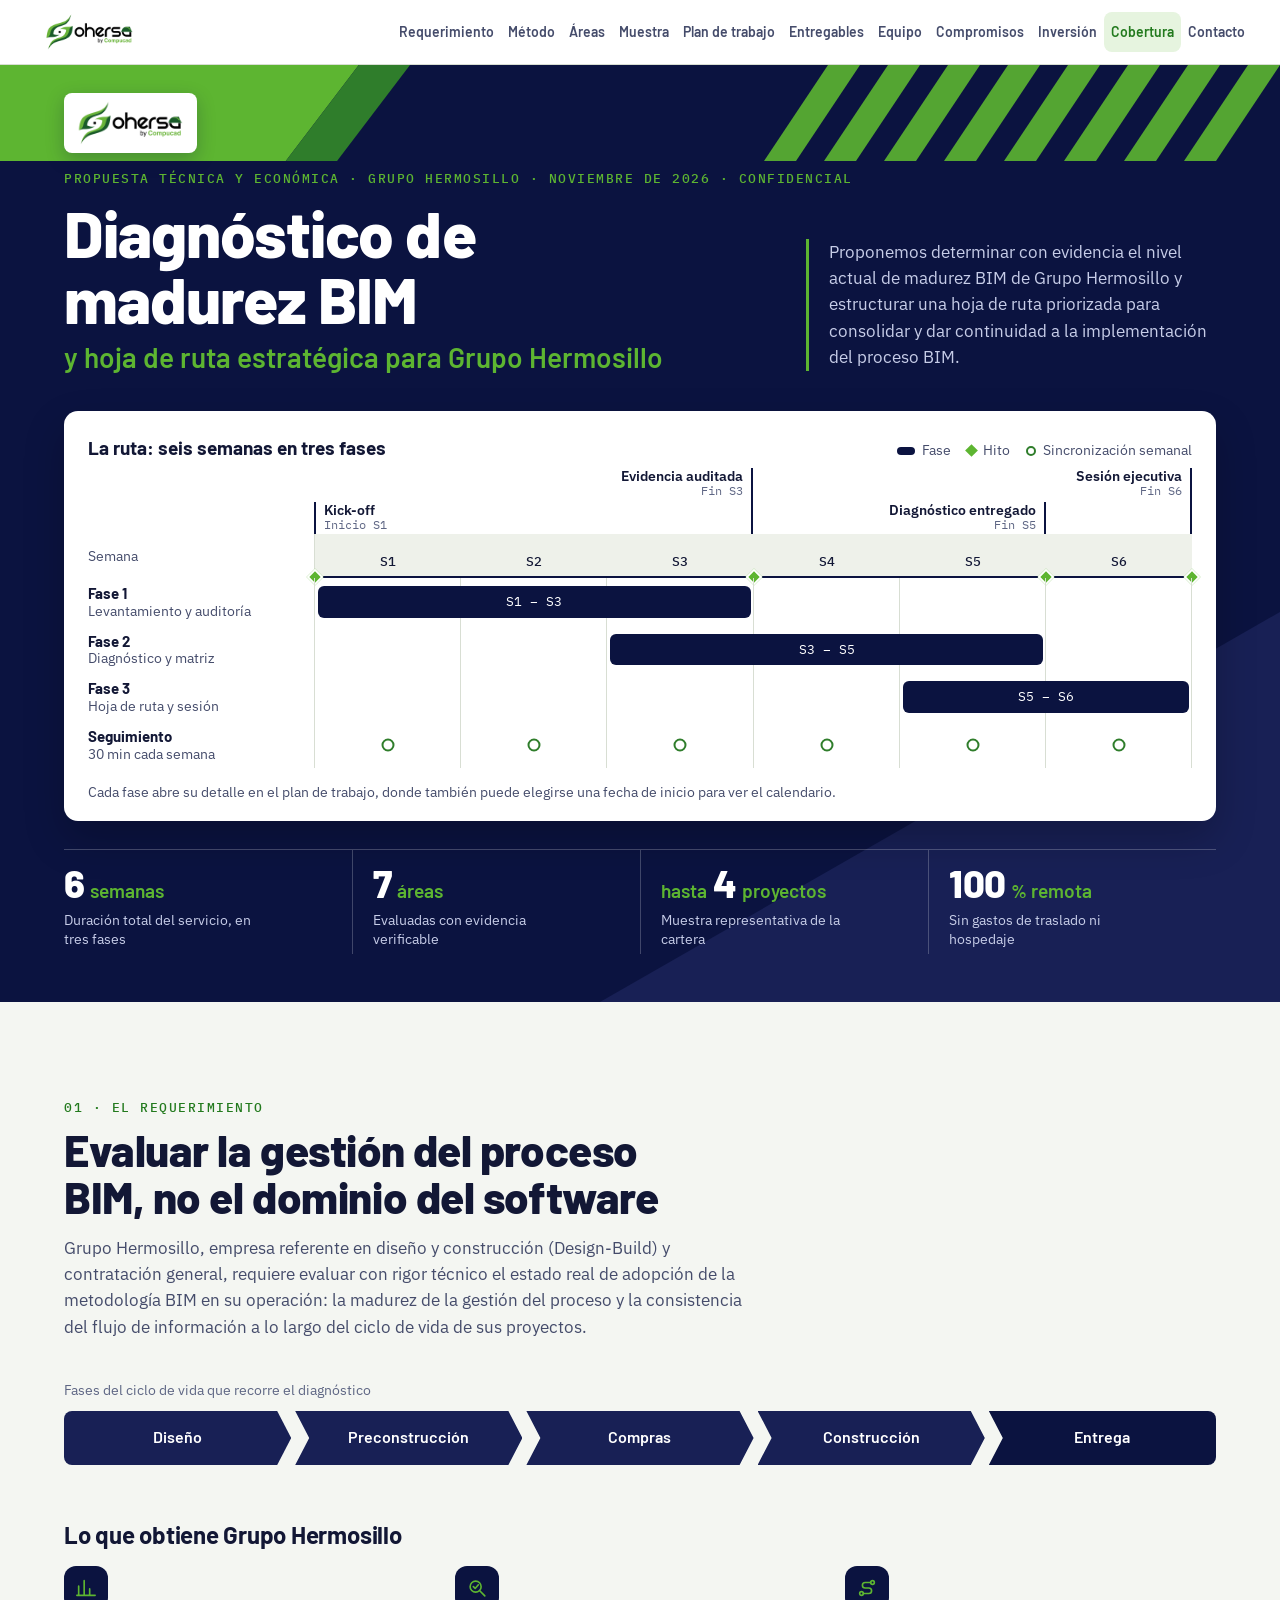
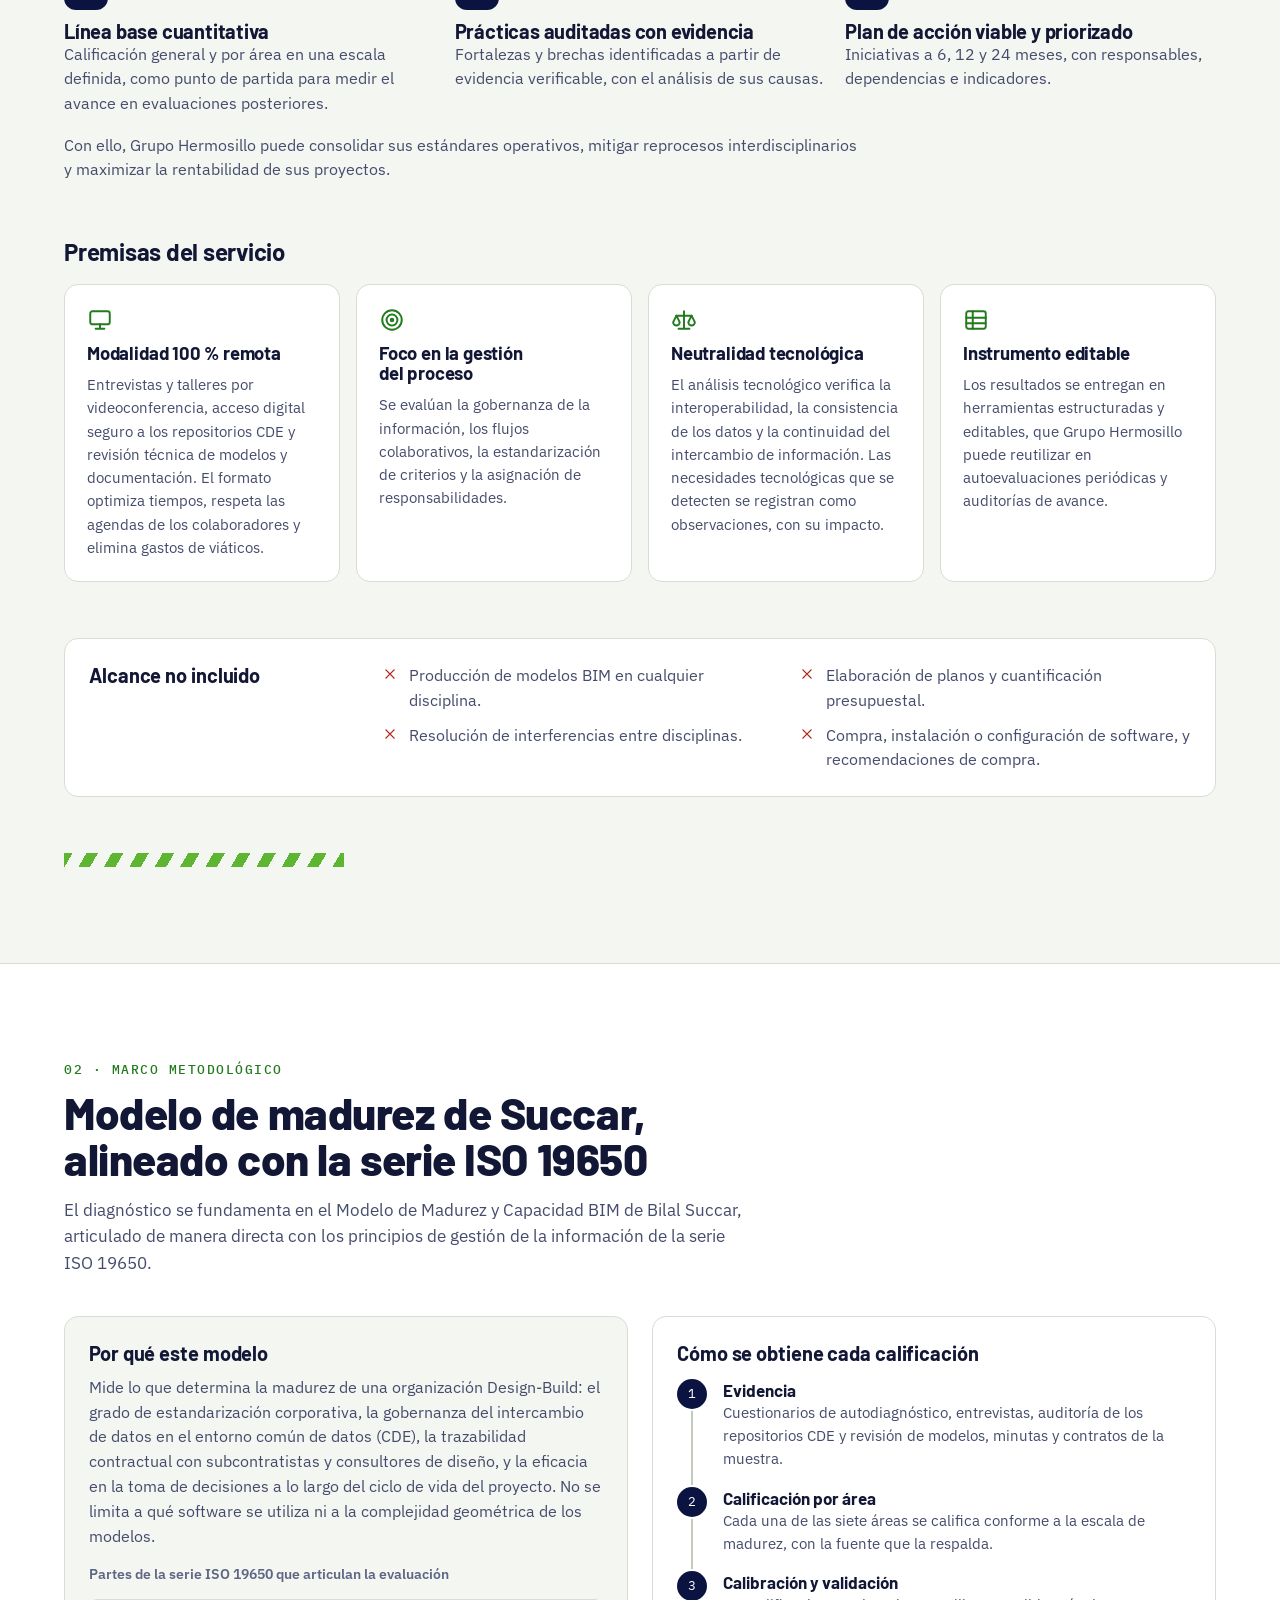
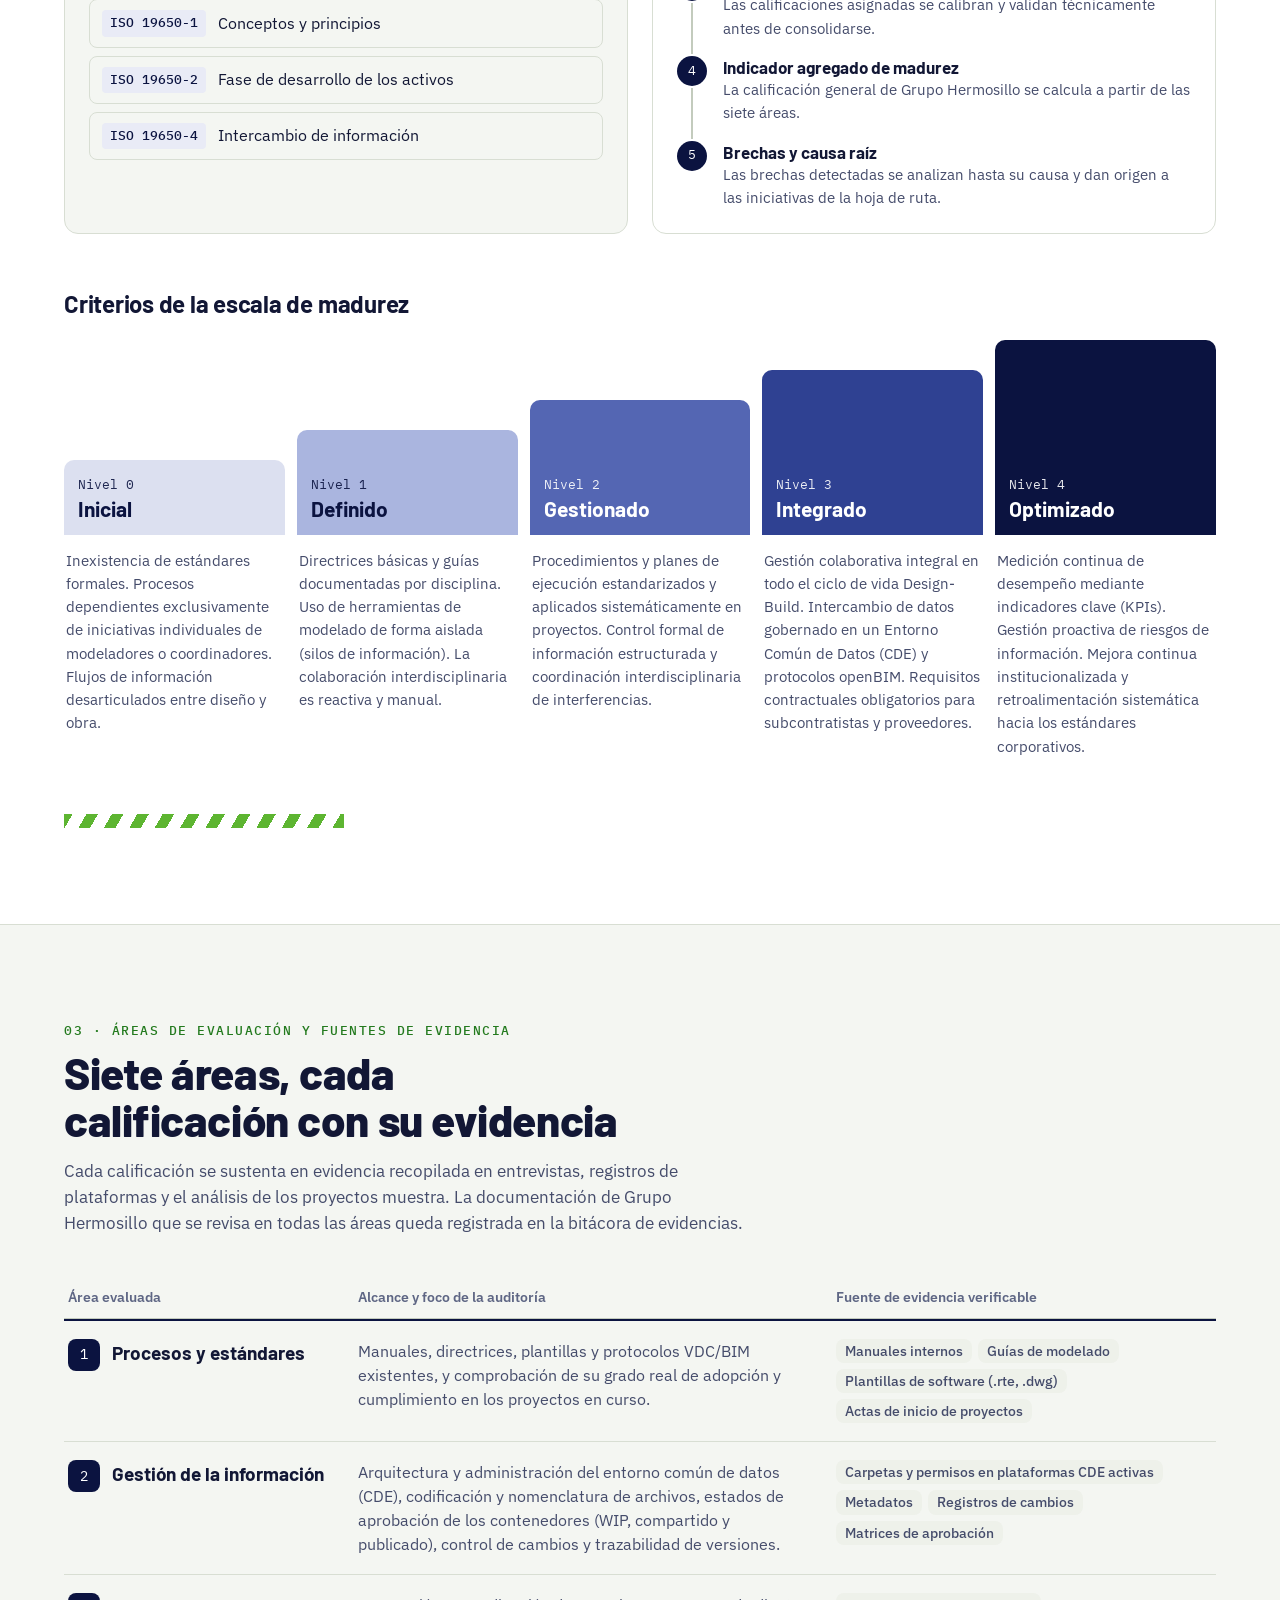
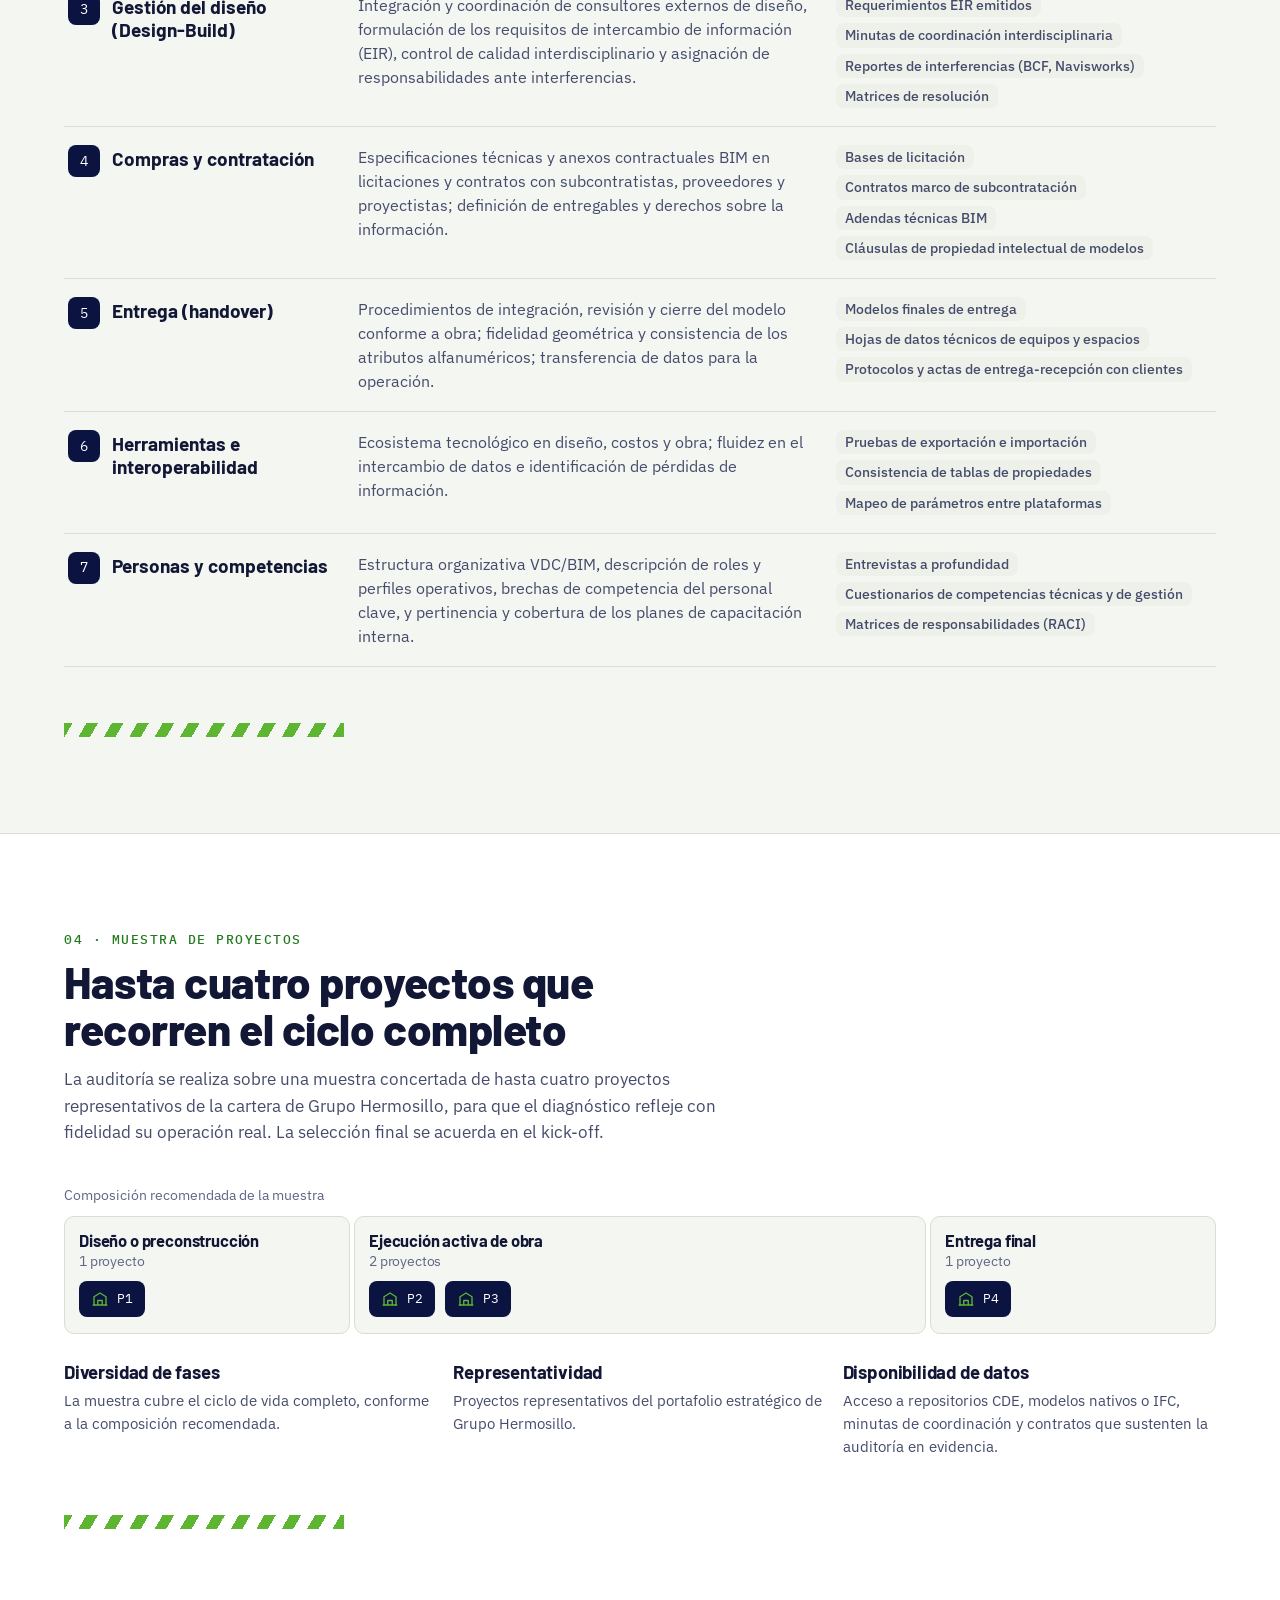
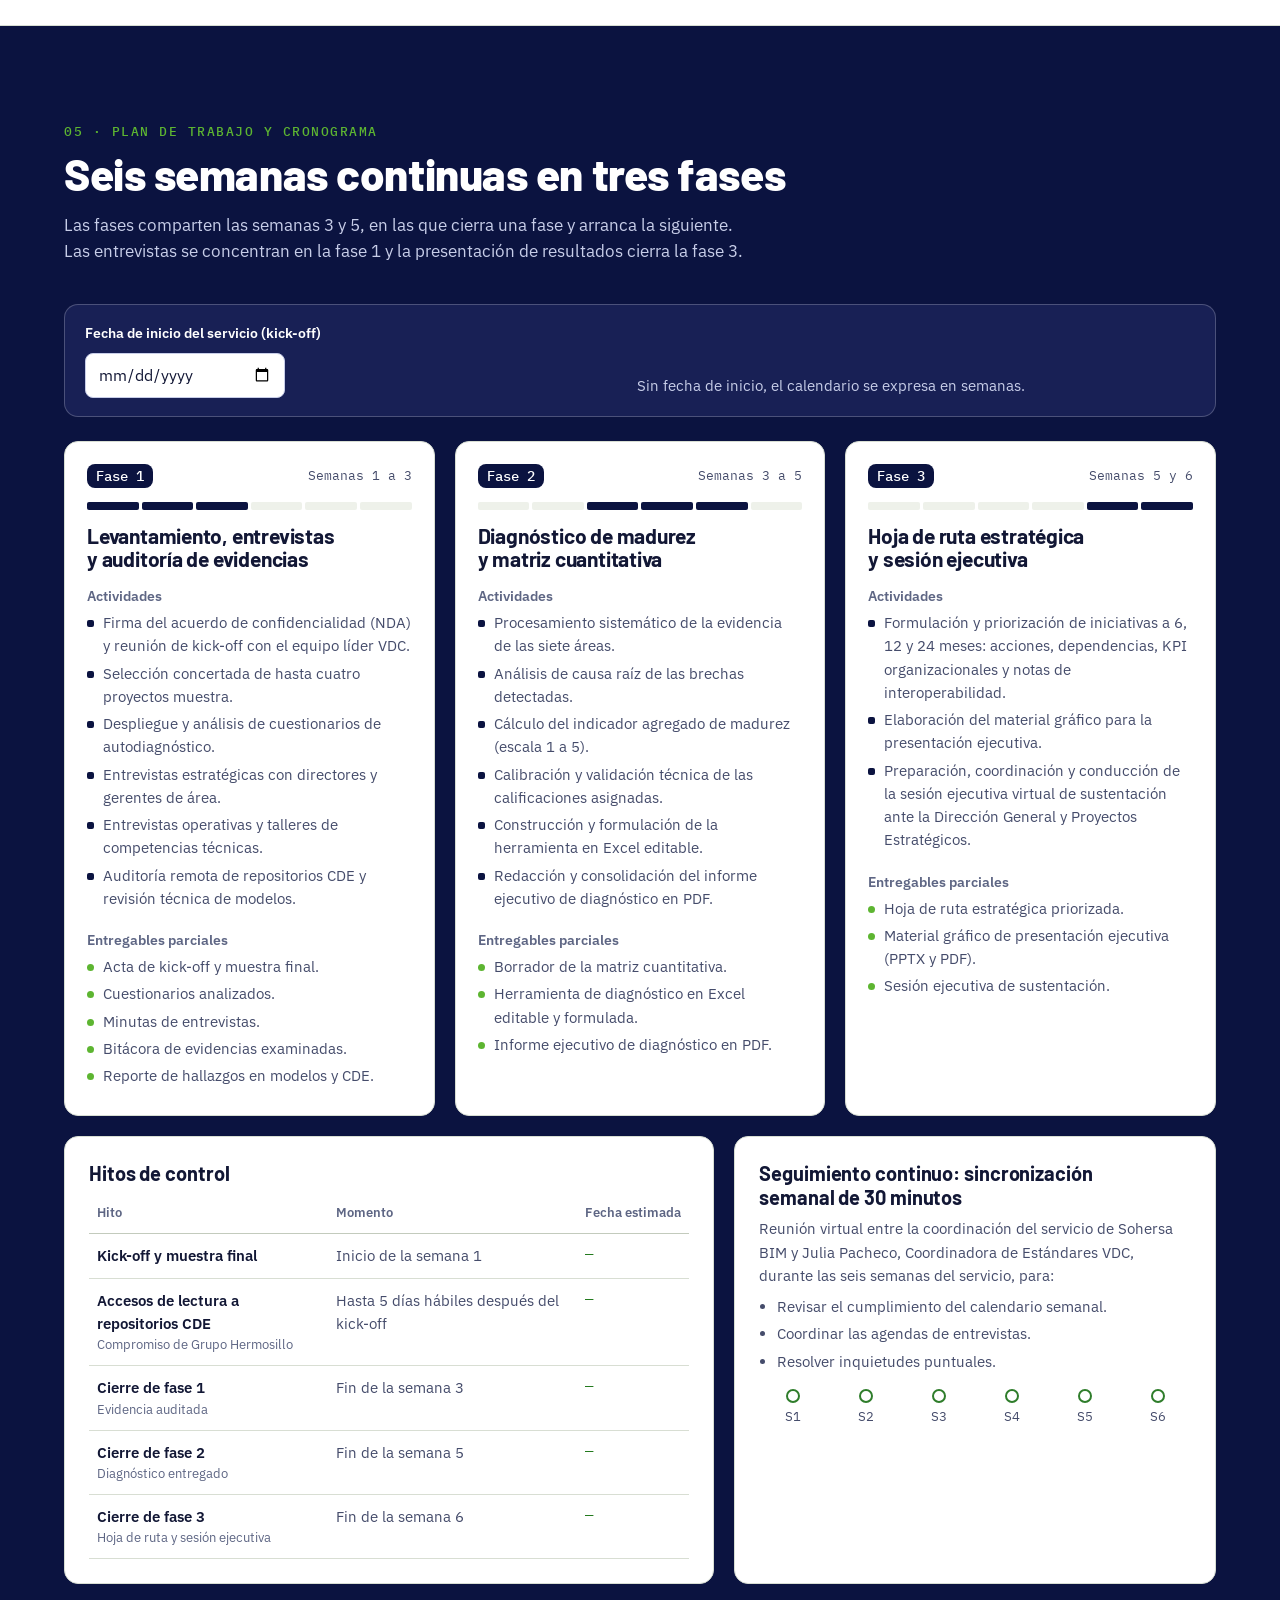
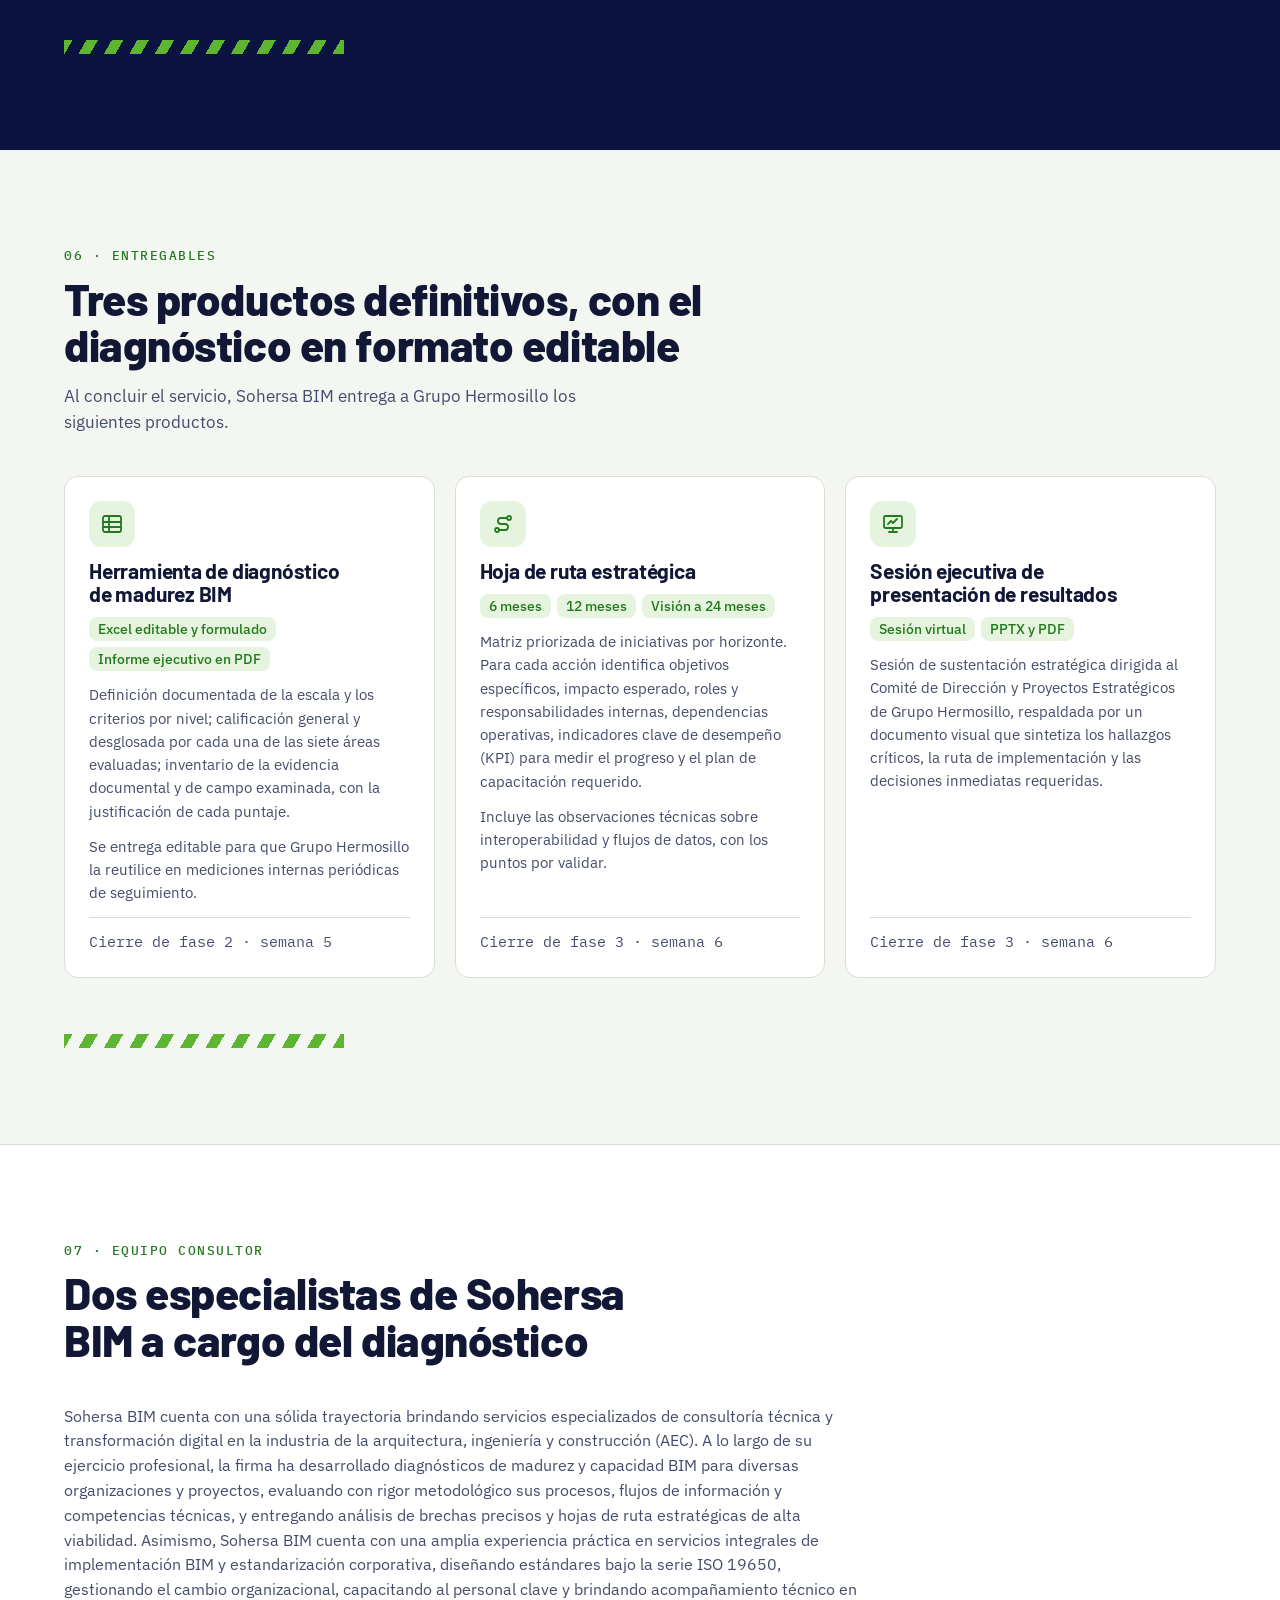
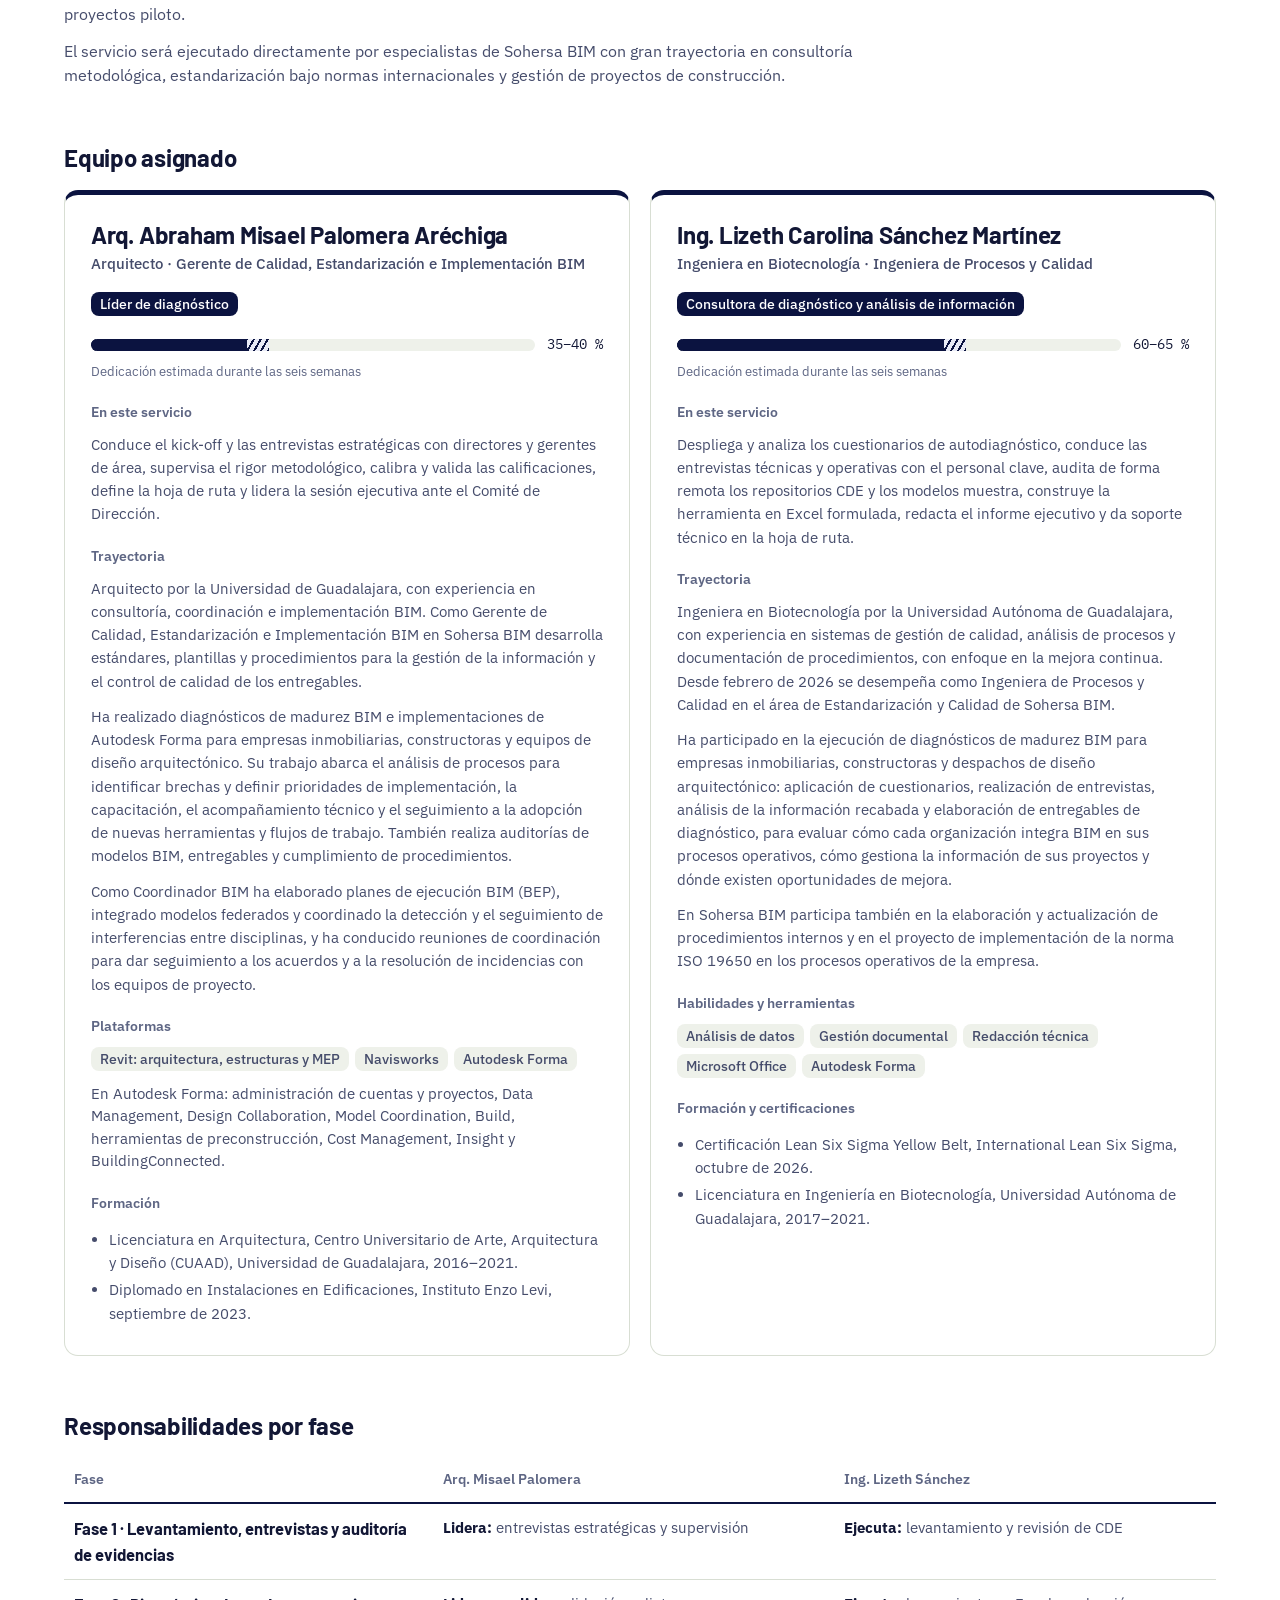
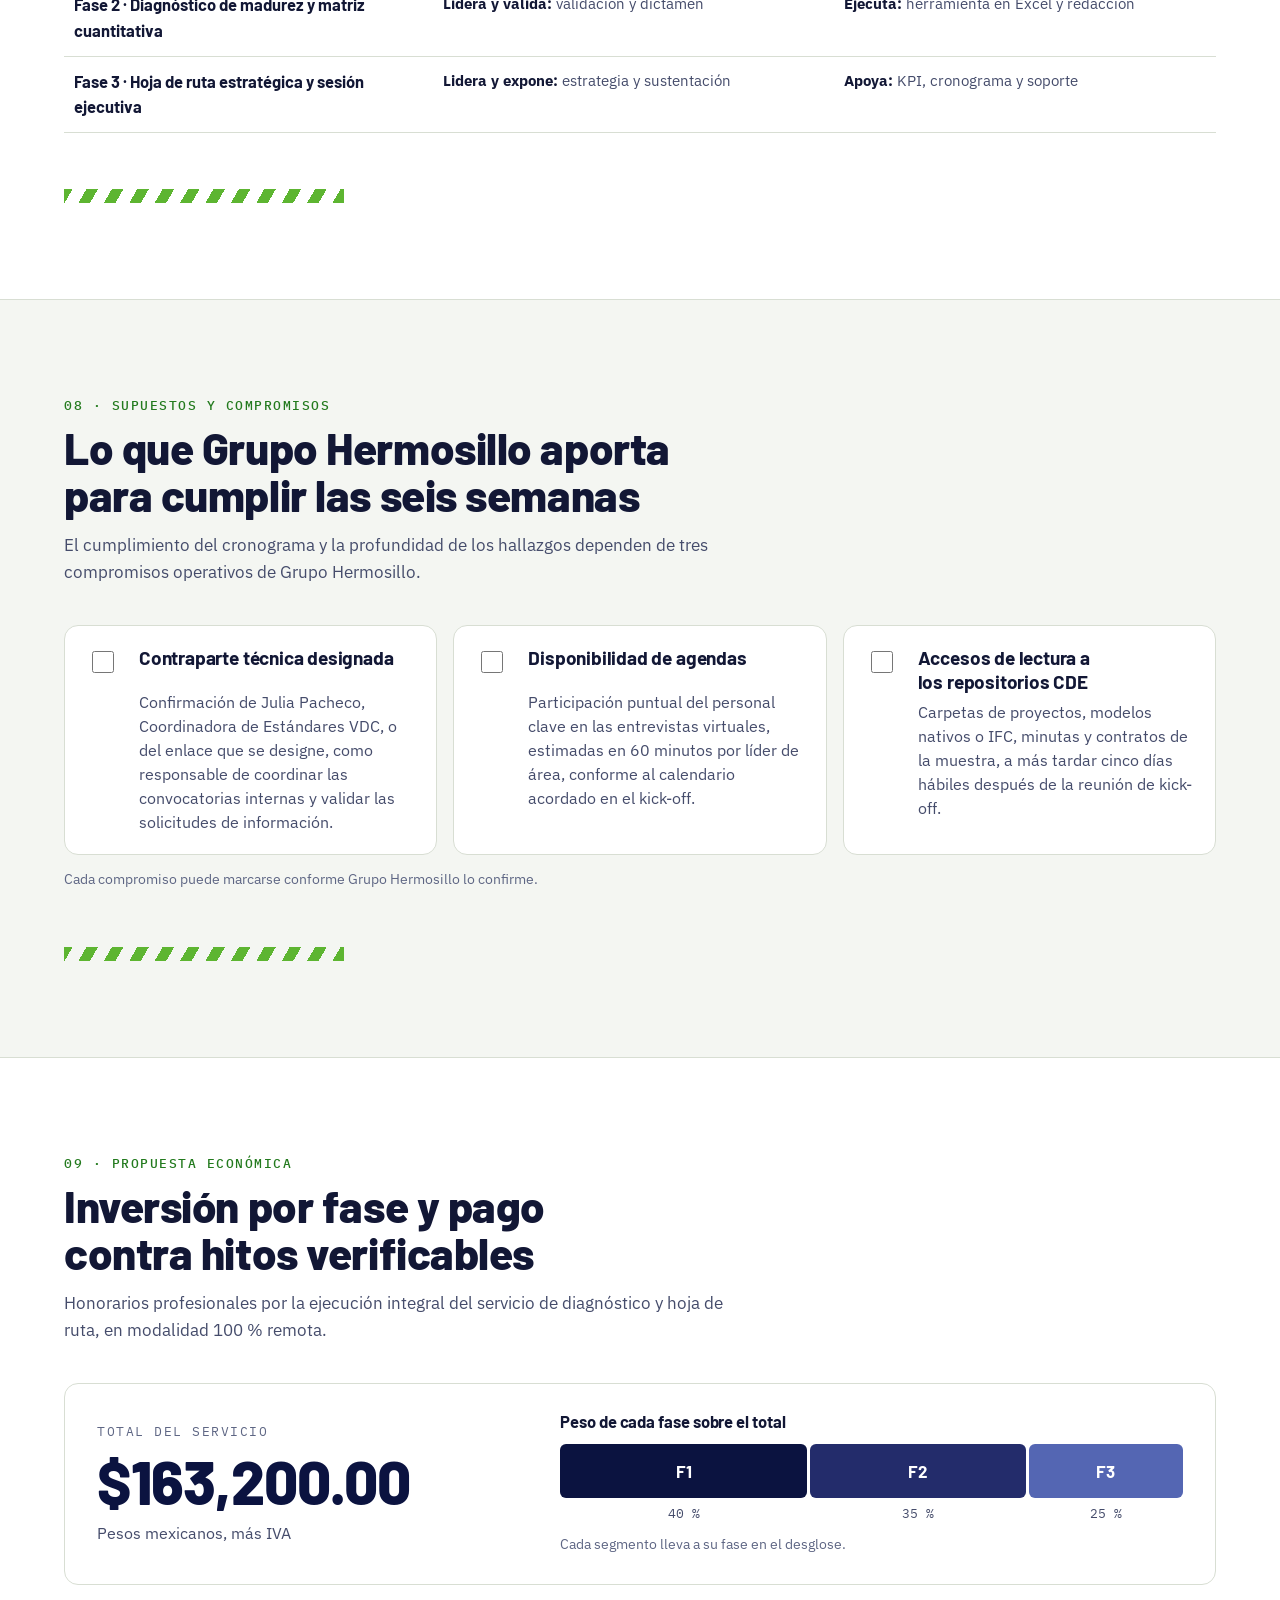
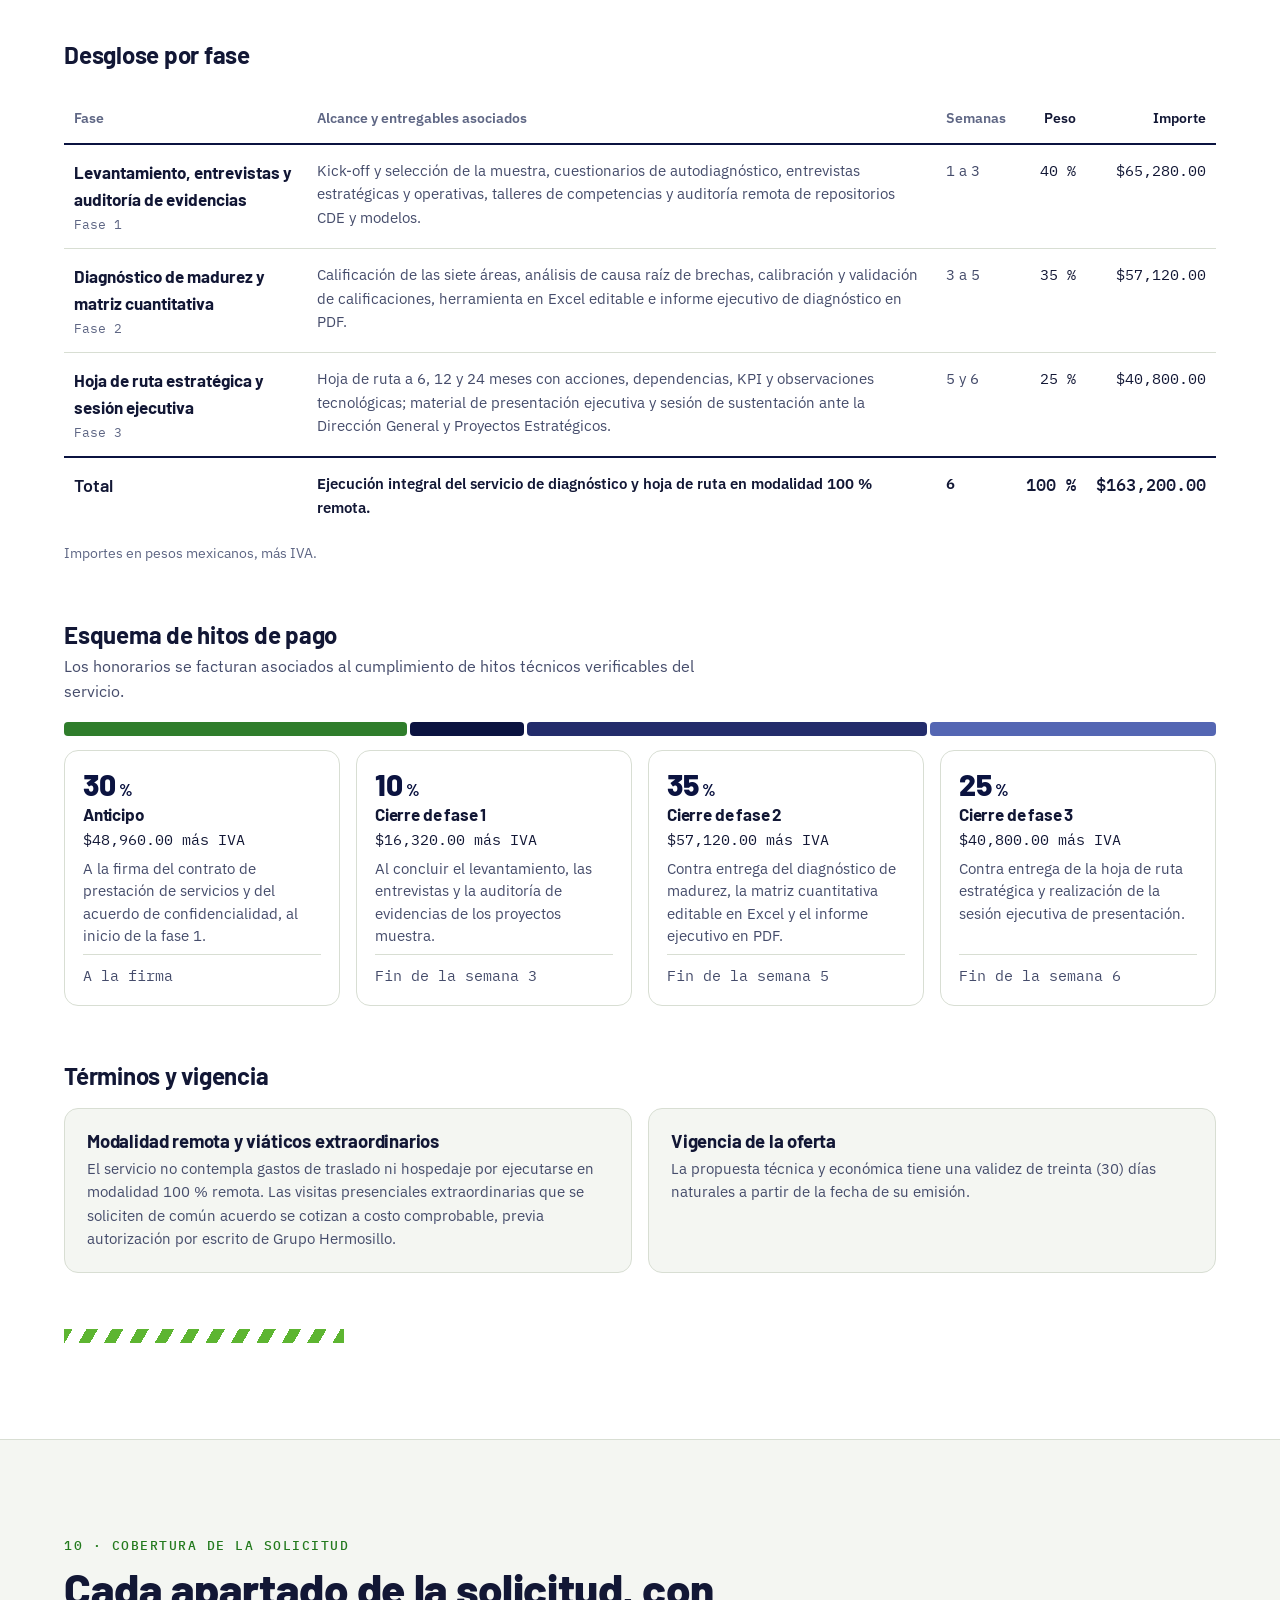
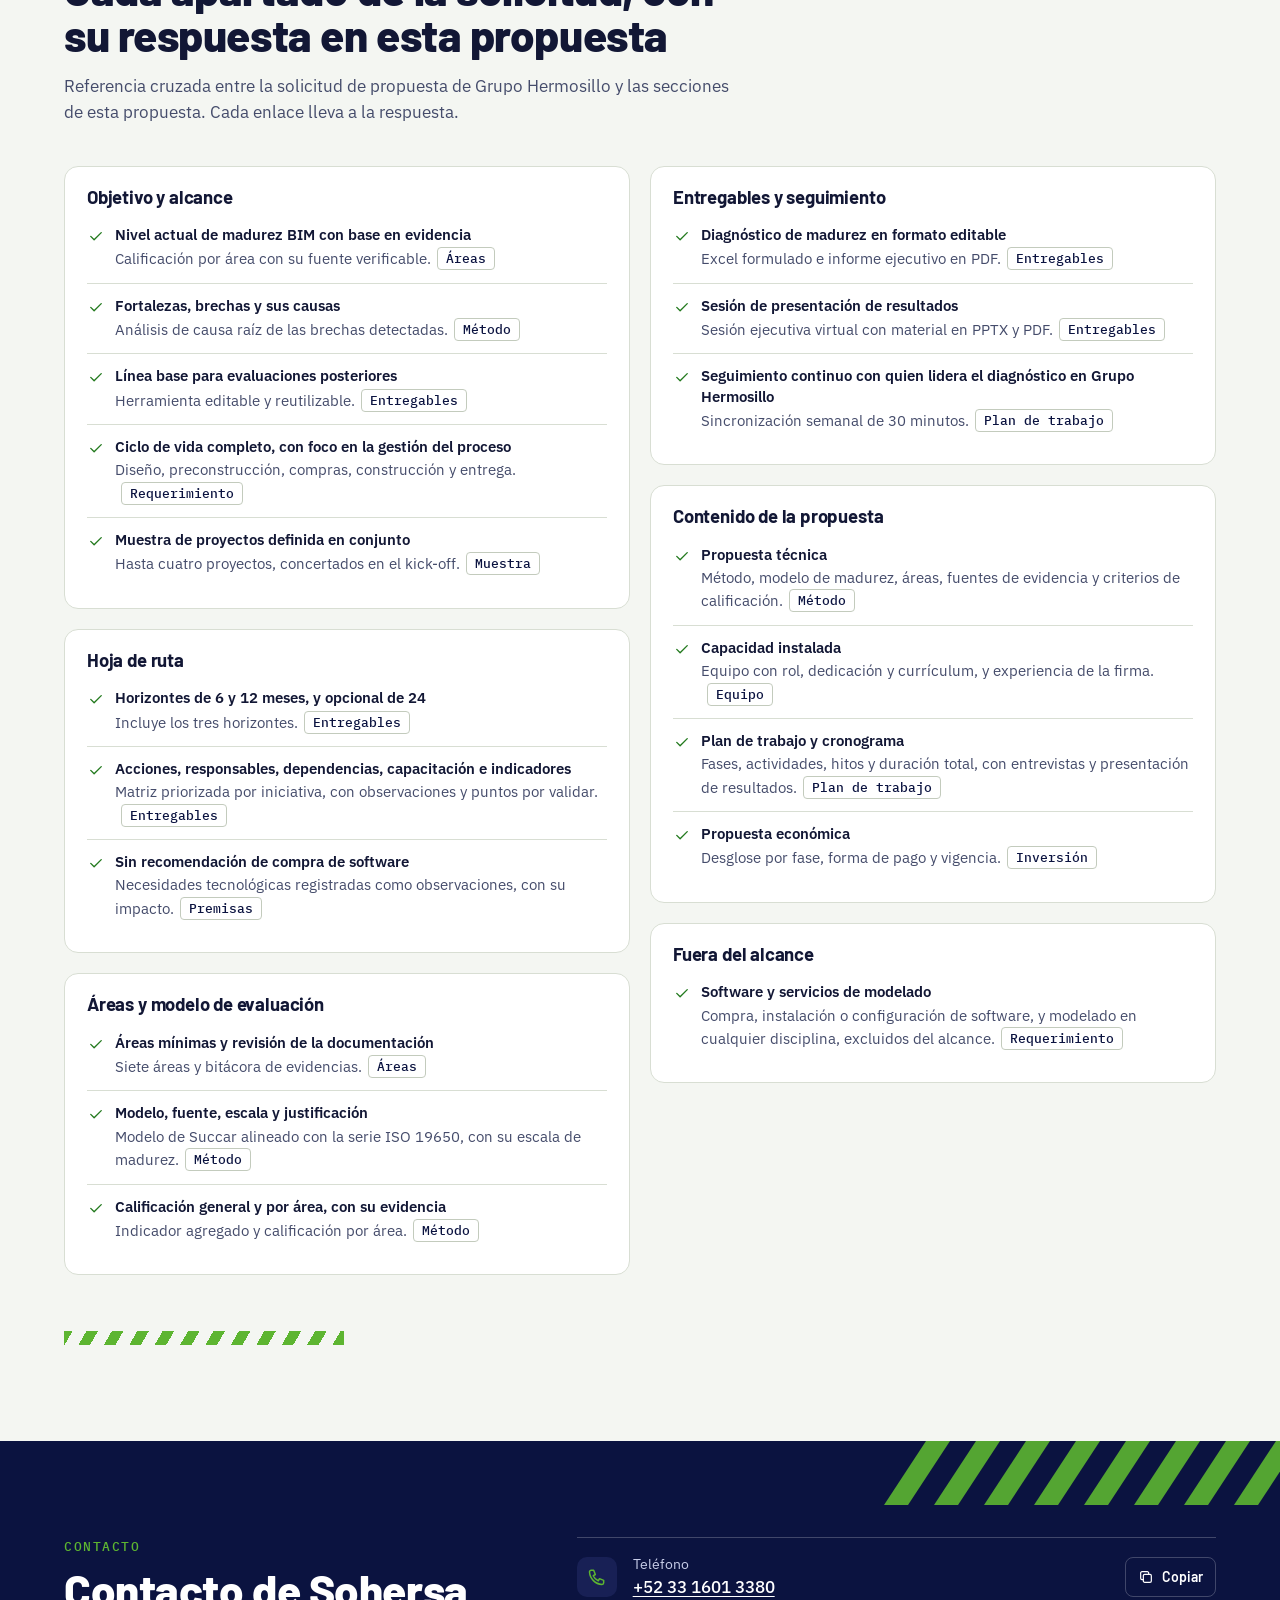
<file: grupo-hermosillo-diagnostico-bim/index.html>
<!DOCTYPE html>
<html lang="es-MX">
<head>
<meta charset="utf-8">
<meta name="viewport" content="width=device-width,initial-scale=1,viewport-fit=cover">
<title>Sohersa BIM | Diagnóstico de madurez BIM · Grupo Hermosillo</title>
<meta name="description" content="Propuesta interactiva de Sohersa BIM para Grupo Hermosillo: diagnóstico de madurez BIM alineado con la serie ISO 19650 y el modelo de Succar, y hoja de ruta estratégica. Método, áreas de evaluación, plan de trabajo, entregables, equipo e inversión.">
<meta name="robots" content="noindex,nofollow">
<meta name="theme-color" content="#0B1340">
<meta property="og:type" content="website">
<meta property="og:title" content="Sohersa BIM | Diagnóstico de madurez BIM · Grupo Hermosillo">
<meta property="og:description" content="Diagnóstico de madurez BIM con evidencia y hoja de ruta estratégica: seis semanas en tres fases, en modalidad 100 % remota.">
<link rel="icon" type="image/png" href="logo-sohersa.png">
<link rel="preconnect" href="https://fonts.googleapis.com">
<link rel="preconnect" href="https://fonts.gstatic.com" crossorigin>
<link rel="stylesheet" href="https://fonts.googleapis.com/css2?family=Barlow:wght@500;600;700;800&family=IBM+Plex+Mono:wght@400;500&family=IBM+Plex+Sans:wght@400;500;600&display=swap">
<style>
/* VOICE propuesta técnica y económica para el área de estándares VDC: sobria, precisa y verificable
   IDEA la propuesta impresa de Sohersa convertida en tablero: la madurez como escalera y el servicio como ruta de seis semanas
   PICTURE la ruta de seis semanas con fases, hitos y sincronizaciones en el hero; la escalera de cinco niveles en el método
   COLOUR identidad Sohersa: azul marino #0B1340 dominante, verde #5DB531 de acento, papel #F4F6F2 y blanco
   TYPE Barlow para títulos, IBM Plex Sans para texto, IBM Plex Mono para cifras y semanas
   LAYOUT hero marino a todo el ancho con la ruta; secciones alternadas papel, blanco y marino; en teléfono, una columna */
:root{
  color-scheme:light;
  --navy:#0B1340;--navy-2:#182055;--navy-3:#232C6B;--navy-tint:#E9EBF6;
  --green:#5DB531;--green-deep:#2F7D2B;--green-ink:#237A1E;--green-tint:#E6F4DF;
  --bg:#F4F6F2;--surface:#FFFFFF;--surface-2:#EEF1EA;--line:#D8DED3;--line-2:#C3CBBD;
  --fg:#121735;--fg-2:#454C6B;--muted:#5E6684;--on-navy:#FFFFFF;--on-navy-2:#C7CDE8;
  --navy-line:rgba(255,255,255,.22);--navy-tile:rgba(255,255,255,.07);
  --l0:#DCE0F0;--l1:#AAB5DF;--l2:#5466B3;--l3:#2F4192;--l4:#0B1340;
  --radius:14px;--radius-sm:8px;--radius-xs:4px;--shadow:0 12px 32px rgba(11,19,64,.10);
  --fd:'Barlow',system-ui,sans-serif;--fb:'IBM Plex Sans',system-ui,sans-serif;--fm:'IBM Plex Mono',ui-monospace,SFMono-Regular,Menlo,monospace;
  --gutter:24px;--sec-pad:96px;--topbar-h:64px;--dur:200ms;
  --focus:0 0 0 2px #fff,0 0 0 4px var(--navy);
}
@media (max-width:639px){:root{--gutter:16px;--sec-pad:56px;--topbar-h:56px}}
*,*::before,*::after{box-sizing:border-box}
html{-webkit-text-size-adjust:100%;scroll-behavior:smooth;scroll-padding-top:calc(var(--topbar-h) + 12px)}
body{margin:0;background:var(--bg);color:var(--fg);font-family:var(--fb);font-size:16px;line-height:1.55;overflow-x:clip;-webkit-font-smoothing:antialiased;text-rendering:optimizeLegibility}
h1,h2,h3,h4{font-family:var(--fd);line-height:1.1;margin:0;letter-spacing:-.01em;text-wrap:balance;font-weight:700}
p,figure,dl,dd{margin:0}
ul,ol{margin:0;padding-left:1.2em}
li{margin:4px 0}
img,svg{max-width:100%}
img{display:block;height:auto}
a{color:var(--navy);text-underline-offset:3px;text-decoration-thickness:1px}
a:hover{text-decoration-thickness:2px}
button,input{font:inherit;color:inherit}
button{background:none;border:0;padding:0;cursor:pointer;text-align:left}
table{border-collapse:collapse;width:100%}
[hidden]{display:none!important}
:focus:not(:focus-visible){outline:none}
:focus-visible{outline:2px solid transparent;box-shadow:var(--focus);border-radius:4px}
::selection{background:var(--navy-tint)}
main{display:block}
main:focus{outline:none}
.ico{flex:0 0 auto;display:inline-block;vertical-align:middle;fill:none;stroke:currentColor;stroke-width:1.8;stroke-linecap:round;stroke-linejoin:round}
.sr-only{position:absolute;width:1px;height:1px;padding:0;margin:-1px;overflow:hidden;clip:rect(0 0 0 0);white-space:nowrap;border:0}
.mono{font-family:var(--fm);font-variant-numeric:tabular-nums}
.nw{white-space:nowrap}
.wrap{max-width:1200px;margin-inline:auto;padding-left:max(var(--gutter),env(safe-area-inset-left,0px));padding-right:max(var(--gutter),env(safe-area-inset-right,0px))}
.eyebrow{font-family:var(--fm);font-size:12.5px;font-weight:500;letter-spacing:.12em;text-transform:uppercase;color:var(--green-ink)}
.skip{position:absolute;left:12px;top:-60px;z-index:100;background:var(--navy);color:#fff;padding:10px 16px;border-radius:var(--radius-sm);font-weight:600;text-decoration:none}
.skip:focus{top:12px}

.topbar{position:sticky;top:0;z-index:50;background:var(--surface);border-bottom:1px solid var(--line)}
.topbar-in{display:flex;align-items:center;gap:16px;height:var(--topbar-h);max-width:1248px;margin-inline:auto;padding-left:max(var(--gutter),env(safe-area-inset-left,0px));padding-right:max(8px,env(safe-area-inset-right,0px))}
.brand{flex:0 0 auto;display:flex;align-items:center;border-radius:var(--radius-sm);padding:2px 4px}
.brand img{height:40px;width:auto}
.nav{flex:1 1 auto;min-width:0;position:relative;display:flex;justify-content:flex-end}
.nav-scroll{min-width:0;overflow-x:auto;scrollbar-width:none;--fl:0px;--fr:0px;-webkit-mask-image:linear-gradient(90deg,transparent 0,#000 var(--fl),#000 calc(100% - var(--fr)),transparent 100%);mask-image:linear-gradient(90deg,transparent 0,#000 var(--fl),#000 calc(100% - var(--fr)),transparent 100%)}
.nav-scroll::-webkit-scrollbar{display:none}
.nav-scroll.fade-l{--fl:40px}
.nav-scroll.fade-r{--fr:40px}
.nav-list{display:flex;gap:2px;list-style:none;margin:0;padding:6px 4px;width:max-content}
.nav-list li,.nav-menu-list li{margin:0}
.nav-link{display:flex;align-items:center;min-height:40px;white-space:nowrap;text-decoration:none;color:var(--fg-2);font-family:var(--fd);font-weight:600;font-size:15px;padding:6px 9px;border-radius:var(--radius-sm);transition:background var(--dur),color var(--dur)}
.nav-link:hover{background:var(--surface-2);color:var(--fg)}
.nav-link.is-active{color:var(--green-ink);background:var(--green-tint)}
.nav-toggle{display:none;align-items:center;gap:8px;min-height:44px;padding:6px 12px;border:1px solid var(--line-2);border-radius:var(--radius-sm);background:var(--surface);color:var(--navy);font-family:var(--fd);font-weight:600;font-size:15px}
.nav-toggle:hover{background:var(--navy-tint);border-color:var(--navy)}
.nav-chev{transition:transform var(--dur)}
.nav-toggle[aria-expanded=true] .nav-chev{transform:rotate(180deg)}
.nav-menu{position:absolute;right:0;top:calc(100% + 10px);width:min(300px,calc(100vw - 32px));max-height:calc(100vh - var(--topbar-h) - 24px);overflow-y:auto;background:var(--surface);border:1px solid var(--line);border-radius:var(--radius);box-shadow:var(--shadow);padding:6px;z-index:60}
.nav-menu-list{list-style:none;margin:0;padding:0}
.nav-menu-link{display:flex;align-items:center;min-height:44px;padding:8px 12px;border-radius:var(--radius-sm);text-decoration:none;color:var(--fg);font-family:var(--fd);font-weight:600;font-size:16px}
.nav-menu-link:hover{background:var(--surface-2)}
.nav-menu-link.is-active{color:var(--green-ink);background:var(--green-tint)}
@media (max-width:1280px){.nav-link{font-size:14px;padding:6px 7px}.nav-list{gap:0}}
@media (max-width:1099px){.nav-scroll{display:none}.nav-toggle{display:inline-flex}.topbar-in{padding-right:max(var(--gutter),env(safe-area-inset-right,0px))}}
@media (max-width:639px){.brand img{height:32px}}

.hero{position:relative;background:var(--navy);color:var(--on-navy);overflow:hidden;isolation:isolate}
.hero-art{position:absolute;top:0;left:0;width:clamp(410px,30vw,500px);height:auto;z-index:-1}
.hero-stripes{position:absolute;top:0;right:0;width:min(520px,42vw);height:auto;z-index:-1}
.hero-cut{position:absolute;right:0;bottom:0;width:min(680px,55vw);height:auto;z-index:-1}
.hero-in{position:relative;padding-top:28px;padding-bottom:48px}
.hero-copy{display:grid;grid-template-columns:minmax(0,1fr) minmax(0,410px);column-gap:56px;align-items:end}
.hero-copy>.hero-logo,.hero-copy>.hero-eyebrow{grid-column:1/-1;justify-self:start}
.hero-logo{display:inline-flex;background:#fff;border-radius:var(--radius-sm);padding:6px 12px;margin-bottom:16px;box-shadow:0 6px 18px rgba(11,19,64,.25)}
.hero-logo img{height:48px;width:auto}
.hero-eyebrow{font-family:var(--fm);font-size:12.5px;letter-spacing:.12em;text-transform:uppercase;color:var(--green);font-weight:500}
.hero-eyebrow span{white-space:nowrap}
.hero h1{font-size:clamp(40px,5.2vw,64px);font-weight:800;line-height:1.02;letter-spacing:-.015em;margin-top:12px;color:var(--on-navy)}
.hero h1 small{display:block;color:var(--green);font-weight:600;font-size:clamp(20px,2.4vw,28px);letter-spacing:0;margin-top:10px;line-height:1.2}
.hero-lead{color:var(--on-navy-2);max-width:62ch;font-size:17px;margin-top:20px}
@media (min-width:1100px){.hero-lead{margin:0 0 4px;padding-left:20px;border-left:3px solid var(--green)}}
@media (max-width:1099px){.hero-copy{grid-template-columns:minmax(0,1fr)}.hero-copy>*{max-width:800px}}
@media (max-width:899px){.hero-logo{display:none}.hero-art{width:300px}.hero-in{padding-top:88px}}
@media (max-width:639px){.hero-art{width:220px}.hero-stripes{width:118px}.hero-in{padding-top:66px;padding-bottom:40px}.hero-eyebrow{letter-spacing:.08em}}

.route{margin-top:36px;background:var(--surface);color:var(--fg);border-radius:var(--radius);padding:22px 24px 18px;box-shadow:0 18px 40px rgba(0,0,0,.22)}
.route-cap{display:flex;flex-wrap:wrap;justify-content:space-between;align-items:baseline;gap:8px 20px;margin-bottom:6px}
.route-t{font-family:var(--fd);font-weight:700;font-size:19px}
.route-legend{display:flex;flex-wrap:wrap;gap:6px 16px;font-size:13.5px;color:var(--fg-2)}
.rk{display:inline-flex;align-items:center;gap:7px}
.rk::before{content:"";display:inline-block}
.rk--fase::before{width:18px;height:8px;border-radius:4px;background:var(--navy)}
.rk--hito::before{width:9px;height:9px;transform:rotate(45deg);background:var(--green)}
.rk--sync::before{width:10px;height:10px;border-radius:50%;border:2px solid var(--green-deep);background:#fff}
.rt{display:grid;grid-template-columns:minmax(150px,210px) minmax(0,1fr);align-items:center;column-gap:16px}
.rt-lab{font-size:13.5px;color:var(--fg-2);line-height:1.25;padding-block:6px}
.rt-lab b{display:block;color:var(--fg);font-family:var(--fd);font-weight:700;font-size:15px}
.rt-track{position:relative;align-self:stretch;min-height:44px;border-left:1px solid var(--line);background:repeating-linear-gradient(90deg,transparent 0 calc(16.6667% - 1px),var(--line) calc(16.6667% - 1px) 16.6667%)}
.rt-flags{height:66px;border-left:0;background:none}
.flag{position:absolute;top:var(--t);bottom:0;right:calc((1 - var(--x)) * 100%);padding-right:8px;border-right:2px solid var(--navy);font-size:13.5px;font-weight:600;line-height:1.2;white-space:nowrap;text-align:right;color:var(--fg)}
.flag small{display:block;font-family:var(--fm);font-weight:400;font-size:12px;color:var(--muted)}
.flag--l{right:auto;left:calc(var(--x) * 100%);border-right:0;border-left:2px solid var(--navy);padding-right:0;padding-left:8px;text-align:left}
.rt-weeks{display:grid;grid-template-columns:repeat(6,minmax(0,1fr));align-items:end;border-bottom:2px solid var(--navy);background:var(--surface-2)}
.rt-weeks>span{display:flex;flex-direction:column;align-items:center;font-family:var(--fm);font-size:12.5px;color:var(--fg-2);padding:6px 2px;line-height:1.25;text-align:center}
.rt-weeks b{font-weight:500;color:var(--fg)}
.rt-weeks small{font-size:12px;color:var(--green-ink)}
.rt-weeks small:empty{display:none}
.dia{position:absolute;bottom:-7px;left:calc(var(--x) * 100%);width:12px;height:12px;background:var(--green);border:2px solid #fff;transform:translateX(-50%) rotate(45deg)}
.rt-bar{position:absolute;top:8px;bottom:8px;left:calc(var(--a) * 100% + 3px);width:calc((var(--b) - var(--a)) * 100% - 6px);display:flex;align-items:center;justify-content:center;border-radius:6px;background:var(--navy);color:#fff;font-family:var(--fm);font-size:12.5px;text-decoration:none;white-space:nowrap;overflow:hidden;transition:background var(--dur)}
.rt-bar:hover{background:var(--navy-3)}
.rt-bar:focus-visible{box-shadow:0 0 0 2px #fff,0 0 0 4px var(--green-deep)}
.rt-sync i{position:absolute;top:50%;left:calc(var(--x) * 100%);width:13px;height:13px;border-radius:50%;border:2px solid var(--green-deep);background:#fff;transform:translate(-50%,-50%)}
.rt-hitos{display:none}
.route-hint{margin-top:14px;font-size:13.5px;color:var(--fg-2)}
@media (max-width:639px){
.route{padding:18px 16px 14px;margin-top:28px}
.rt{grid-template-columns:minmax(0,1fr)}
.rt-lab{padding:12px 0 6px}
.rt-lab b{display:inline;font-size:14.5px;margin-right:6px}
.rt-lab--flags,.rt-flags{display:none}
.rt-lab--axis{display:none}
.rt-hitos{display:grid;grid-template-columns:repeat(2,minmax(0,1fr));gap:8px 12px;list-style:none;margin:16px 0 0;padding:12px 0 0;border-top:1px solid var(--line);font-size:13.5px}
.rt-hitos li{margin:0;display:flex;gap:8px;align-items:baseline}
.rt-hitos b{font-family:var(--fm);font-weight:500;color:var(--green-ink)}
}

.hero-figs{display:grid;grid-template-columns:repeat(4,minmax(0,1fr));margin-top:28px;border-top:1px solid var(--navy-line)}
.hero-fig{padding:14px 20px 4px 0;min-width:0}
.hero-fig+.hero-fig{padding-left:20px;border-left:1px solid var(--navy-line)}
.hero-fig dt{font-family:var(--fd);font-weight:800;font-size:clamp(30px,3vw,40px);line-height:1;letter-spacing:-.01em;color:var(--on-navy);white-space:nowrap}
.hero-fig dt small{font-size:.5em;font-weight:600;color:var(--green);letter-spacing:0;margin-left:5px}
.hero-fig dt small.pre{margin:0 6px 0 0}
.hero-fig dd{font-size:14px;line-height:1.4;color:var(--on-navy-2);margin-top:8px;max-width:26ch}
@media (max-width:899px){.hero-figs{grid-template-columns:repeat(2,minmax(0,1fr))}.hero-fig,.hero-fig+.hero-fig{padding:16px 12px 14px 0;border-left:0}.hero-fig:nth-child(even){padding-left:16px;border-left:1px solid var(--navy-line)}.hero-fig:nth-child(n+3){border-top:1px solid var(--navy-line)}}

.sec{padding-block:var(--sec-pad);position:relative}
.sec--paper{background:var(--bg)}
.sec--white{background:var(--surface);border-block:1px solid var(--line)}
.sec--navy{background:var(--navy);color:var(--on-navy)}
.sec--navy .eyebrow{color:var(--green)}
.sec--navy .sec-head p{color:var(--on-navy-2)}
.sec-head{max-width:76ch;margin-bottom:40px}
.sec-head .eyebrow{display:block}
.sec-head h2{font-size:clamp(28px,3.6vw,44px);font-weight:800;line-height:1.06;margin-top:10px}
.sec-head p{margin-top:14px;font-size:17px;color:var(--fg-2);max-width:68ch;text-wrap:pretty}
.blk-h{font-family:var(--fd);font-size:24px;font-weight:700;line-height:1.15;letter-spacing:-.01em}
.blk-p{margin-top:6px;color:var(--fg-2);max-width:68ch}
.sub{margin-top:56px}
.sub-h{margin-bottom:18px}
.sec-end{display:block;height:14px;margin-top:56px;width:min(280px,60%);background:repeating-linear-gradient(-60deg,var(--green) 0 10px,transparent 10px 22px)}
.panel{background:var(--surface);color:var(--fg);border:1px solid var(--line);border-radius:var(--radius);padding:24px;min-width:0}
.panel--paper{background:var(--bg)}
.pnl-h{font-family:var(--fd);font-size:20px;font-weight:700;line-height:1.2;letter-spacing:-.005em}
.lbl{display:block;font-size:13.5px;font-weight:600;color:var(--muted);margin:16px 0 6px}
.chips{display:flex;flex-wrap:wrap;gap:6px}
.chip{display:inline-flex;align-items:center;gap:6px;max-width:100%;padding:3px 9px;border-radius:var(--radius-sm);background:var(--surface-2);color:var(--fg-2);font-size:13.5px;font-weight:500;line-height:1.35}
.chip--navy{background:var(--navy);color:#fff}
.chip--green{background:var(--green-tint);color:var(--green-ink)}
.chip--tint{background:var(--navy-tint);color:var(--fg)}
.tag{display:inline-flex;align-items:center;gap:4px;font-family:var(--fm);font-size:12.5px;font-weight:500;line-height:1.2;padding:3px 8px;border-radius:var(--radius-xs);border:1px solid var(--line-2);background:var(--surface);color:var(--navy);white-space:nowrap;text-decoration:none;transition:background var(--dur),border-color var(--dur)}
a.tag:hover{background:var(--navy-tint);border-color:var(--navy)}
.btn{display:inline-flex;align-items:center;justify-content:center;gap:8px;min-height:44px;padding:9px 18px;border-radius:var(--radius-sm);border:1.5px solid transparent;font-family:var(--fd);font-weight:600;font-size:15.5px;line-height:1.15;text-decoration:none;white-space:nowrap;cursor:pointer;transition:background var(--dur),color var(--dur),border-color var(--dur)}
.btn--sm{min-height:40px;padding:6px 12px;font-size:14px}
.btn--light{background:var(--on-navy);color:var(--navy)}
.btn--light:hover{background:var(--navy-tint)}
.btn--outline-light{background:transparent;border-color:var(--on-navy-2);color:var(--on-navy)}
.btn--outline-light:hover{background:var(--navy-2)}
.btn.is-done{background:var(--green-tint);border-color:var(--green-deep);color:var(--green-ink)}
.is-flash{animation:flash 1.6s ease-out}
@keyframes flash{0%{box-shadow:0 0 0 0 rgba(93,181,49,0)}12%{box-shadow:0 0 0 5px var(--green)}100%{box-shadow:0 0 0 0 rgba(93,181,49,0)}}
.scroll-x{overflow-x:auto;-webkit-overflow-scrolling:touch}

.life{list-style:none;padding:0;margin:0;display:grid;grid-template-columns:repeat(5,minmax(0,1fr));gap:4px}
.life li{margin:0;display:flex;align-items:center;justify-content:center;min-height:54px;padding:8px 20px;background:var(--navy-2);color:#fff;font-family:var(--fd);font-weight:600;font-size:16px;text-align:center;clip-path:polygon(0 0,calc(100% - 14px) 0,100% 50%,calc(100% - 14px) 100%,0 100%,14px 50%)}
.life li:first-child{clip-path:polygon(0 0,calc(100% - 14px) 0,100% 50%,calc(100% - 14px) 100%,0 100%);border-radius:8px 0 0 8px}
.life li:last-child{clip-path:polygon(0 0,100% 0,100% 100%,0 100%,14px 50%);border-radius:0 8px 8px 0;background:var(--navy)}
.life-cap{display:flex;justify-content:space-between;gap:12px;flex-wrap:wrap;font-size:13.5px;color:var(--muted);margin-bottom:10px}
.gets{display:grid;grid-template-columns:repeat(3,minmax(0,1fr));gap:20px}
.get{display:flex;flex-direction:column;gap:10px}
.get-i{flex:0 0 44px;width:44px;height:44px;border-radius:12px;display:grid;place-items:center;background:var(--navy);color:var(--green)}
.get h3{font-size:20px}
.get p{color:var(--fg-2);font-size:15.5px}
.gets-foot{margin-top:18px;color:var(--fg-2);max-width:80ch}
.prem{display:grid;grid-template-columns:repeat(4,minmax(0,1fr));gap:16px}
.prem .panel{display:flex;flex-direction:column;gap:10px;padding:22px}
.prem-i{color:var(--green-ink)}
.prem h3{font-size:18.5px}
.prem p{font-size:15px;color:var(--fg-2)}
.noinc{display:grid;grid-template-columns:minmax(0,260px) minmax(0,1fr);gap:16px 32px;align-items:start}
.noinc-l{list-style:none;padding:0;margin:0;display:grid;grid-template-columns:repeat(2,minmax(0,1fr));gap:10px 24px}
.noinc-l li{margin:0;display:flex;gap:10px;align-items:flex-start;color:var(--fg-2)}
.noinc-l .ico{color:#B42318;margin-top:2px}
@media (max-width:1099px){.prem{grid-template-columns:repeat(2,minmax(0,1fr))}}
@media (max-width:899px){.gets{grid-template-columns:minmax(0,1fr)}.get{flex-direction:row;align-items:flex-start;gap:16px}.noinc{grid-template-columns:minmax(0,1fr)}}
@media (max-width:899px){.life{grid-template-columns:minmax(0,1fr);gap:3px}.life li,.life li:first-child,.life li:last-child{clip-path:none;border-radius:6px;min-height:44px;justify-content:flex-start}.life li:first-child{border-radius:8px 8px 6px 6px}.life li:last-child{border-radius:6px 6px 8px 8px}}
@media (max-width:639px){.prem{grid-template-columns:minmax(0,1fr)}.noinc-l{grid-template-columns:minmax(0,1fr)}}

.met{display:grid;grid-template-columns:minmax(0,1fr) minmax(0,1fr);gap:24px;align-items:stretch}
.met p{color:var(--fg-2)}
.iso{list-style:none;padding:0;margin:14px 0 0;display:grid;gap:8px}
.iso li{margin:0;display:grid;grid-template-columns:auto minmax(0,1fr);gap:12px;align-items:center;padding:10px 12px;border:1px solid var(--line);border-radius:var(--radius-sm);background:var(--bg)}
.iso b{font-family:var(--fm);font-weight:500;font-size:13px;color:var(--navy);background:var(--navy-tint);padding:3px 8px;border-radius:var(--radius-xs);white-space:nowrap}
.chain{list-style:none;padding:0;margin:14px 0 0;counter-reset:c}
.chain li{counter-increment:c;margin:0;position:relative;padding:0 0 16px 46px}
.chain li::before{content:counter(c);position:absolute;left:0;top:0;width:30px;height:30px;border-radius:50%;display:grid;place-items:center;background:var(--navy);color:#fff;font-family:var(--fm);font-size:13px}
.chain li::after{content:"";position:absolute;left:14px;top:32px;bottom:2px;width:2px;background:var(--line-2)}
.chain li:last-child{padding-bottom:0}
.chain li:last-child::after{display:none}
.chain b{display:block;font-family:var(--fd);font-size:17px;color:var(--fg);line-height:1.3}
.chain span{display:block;font-size:15px;color:var(--fg-2)}
.stairs{display:grid;grid-template-columns:repeat(5,minmax(0,1fr));column-gap:12px;margin-top:8px}
.st-step{grid-row:1;align-self:end;height:calc(72px + var(--n) * 30px);display:flex;flex-direction:column;justify-content:flex-end;gap:2px;padding:12px 14px;border-radius:10px 10px 0 0;background:var(--c);color:var(--k)}
.st-step span{font-family:var(--fm);font-size:12.5px;opacity:.9}
.st-step b{font-family:var(--fd);font-size:21px;font-weight:700;line-height:1.1}
.st-txt{grid-row:2;padding:14px 2px 0;border-top:3px solid var(--c);font-size:15px;color:var(--fg-2)}
@media (max-width:899px){.met{grid-template-columns:minmax(0,1fr)}.stairs{display:flex;flex-direction:column;gap:0}.st-step{order:var(--o);align-self:flex-start;justify-content:flex-start;height:auto;width:calc(44% + var(--n) * 14%);flex-direction:row;align-items:baseline;gap:10px;border-radius:8px 8px 0 0;margin-top:18px}.st-txt{order:calc(var(--o) + 1);padding-top:10px}}

.ar-list{list-style:none;padding:0;margin:0;border-top:2px solid var(--navy)}
.ar-head,.ar{display:grid;grid-template-columns:minmax(0,.85fr) minmax(0,1.45fr) minmax(0,1.2fr);gap:24px;padding:18px 4px;border-bottom:1px solid var(--line)}
.ar-head{padding-block:10px;font-size:13.5px;font-weight:600;color:var(--muted);border-bottom:1px solid var(--line-2)}
.ar{margin:0}
.ar-n{display:flex;gap:12px;align-items:flex-start}
.ar-n i{font-style:normal;flex:0 0 auto;width:32px;height:32px;border-radius:8px;display:grid;place-items:center;background:var(--navy);color:#fff;font-family:var(--fm);font-size:13.5px}
.ar-n b{font-family:var(--fd);font-size:19px;line-height:1.2;padding-top:3px}
.ar-t{color:var(--fg-2);font-size:15.5px}
.ar .lbl{display:none}
@media (max-width:899px){.ar-head{display:none}.ar{grid-template-columns:minmax(0,1fr);gap:8px;padding:20px 0}.ar .lbl{display:block;margin:8px 0 4px}}

.mu{display:grid;grid-template-columns:minmax(0,1fr) minmax(0,2fr) minmax(0,1fr);gap:4px;margin-top:4px}
.mu-z{background:var(--bg);border:1px solid var(--line);border-radius:10px;padding:14px 14px 16px;display:flex;flex-direction:column;gap:12px}
.mu-z h3{font-size:16.5px;line-height:1.2}
.mu-z h3 small{display:block;font-family:var(--fb);font-weight:400;font-size:13.5px;color:var(--muted);margin-top:2px}
.mu-ps{display:flex;gap:10px;flex-wrap:wrap}
.mu-p{display:flex;align-items:center;gap:8px;padding:8px 12px;border-radius:8px;background:var(--navy);color:#fff;font-family:var(--fm);font-size:13px}
.mu-p .ico{color:var(--green)}
.mu-crit{display:grid;grid-template-columns:repeat(3,minmax(0,1fr));gap:16px;margin-top:28px}
.mu-crit h3{font-size:18.5px;margin-bottom:6px}
.mu-crit p{font-size:15px;color:var(--fg-2)}
@media (max-width:899px){.mu-crit{grid-template-columns:minmax(0,1fr)}}
@media (max-width:639px){.mu{grid-template-columns:minmax(0,1fr)}}

.cal{display:flex;flex-wrap:wrap;align-items:flex-end;justify-content:space-between;gap:16px 32px;padding:18px 20px;margin-bottom:24px;border:1px solid var(--navy-line);border-radius:var(--radius);background:var(--navy-2)}
.cal label{display:block;font-size:14px;font-weight:600;color:var(--on-navy);margin-bottom:8px}
.cal-row{display:flex;flex-wrap:wrap;gap:10px;align-items:center}
.cal input{min-height:44px;padding:8px 12px;font-size:16px;border-radius:var(--radius-sm);border:1px solid var(--on-navy-2);background:#fff;color:var(--fg);min-width:200px}
.cal-st{flex:1 1 320px;max-width:62ch;font-size:14.5px;color:var(--on-navy-2)}
.fases{display:grid;grid-template-columns:repeat(3,minmax(0,1fr));gap:20px;align-items:stretch}
.fase{display:flex;flex-direction:column;gap:14px;padding:22px 22px 24px;scroll-margin-top:calc(var(--topbar-h) + 16px)}
.fase-top{display:flex;flex-wrap:wrap;align-items:center;justify-content:space-between;gap:8px}
.fase-w{font-family:var(--fm);font-size:13px;color:var(--fg-2)}
.fase-d{display:block;font-family:var(--fm);font-size:13px;color:var(--green-ink);margin-top:2px}
.ruler{display:grid;grid-template-columns:repeat(6,minmax(0,1fr));gap:3px}
.ruler i{height:8px;border-radius:2px;background:var(--surface-2)}
.ruler i.on{background:var(--navy)}
.fase h3{font-size:21px}
.fase .lbl{margin:2px 0 0}
.fase ul{list-style:none;padding:0}
.fase li{position:relative;padding-left:16px;font-size:15px;color:var(--fg-2)}
.fase li::before{content:"";position:absolute;left:0;top:.6em;width:7px;height:7px;border-radius:2px;background:var(--navy)}
.fase .ent-p li::before{background:var(--green);border-radius:50%}
.prg-sub{display:grid;grid-template-columns:minmax(0,1.35fr) minmax(0,1fr);gap:20px;margin-top:20px}
.hitos td,.hitos th{padding:10px 8px;border-bottom:1px solid var(--line);text-align:left;vertical-align:top;font-size:15px}
.hitos thead th{white-space:nowrap;font-size:13px;font-weight:600;color:var(--muted);border-bottom:1px solid var(--line-2)}
.hitos tbody th{font-weight:600;color:var(--fg)}
.hitos td{color:var(--fg-2)}
.hitos td.f{font-family:var(--fm);font-size:13.5px;white-space:nowrap;color:var(--green-ink)}
.hitos small{display:block;font-weight:400;color:var(--muted);font-size:13px}
.seg p{color:var(--fg-2);font-size:15px;margin-top:8px}
.seg ul{margin-top:8px;color:var(--fg-2);font-size:15px}
.seg-dots{display:grid;grid-template-columns:repeat(6,minmax(0,1fr));gap:6px;margin-top:16px}
.seg-dots span{display:flex;flex-direction:column;align-items:center;gap:4px;font-family:var(--fm);font-size:12.5px;color:var(--fg-2)}
.seg-dots span::before{content:"";width:14px;height:14px;border-radius:50%;border:2px solid var(--green-deep);background:#fff}
.seg-dots small{font-size:11.5px;color:var(--green-ink)}
.seg-dots small:empty{display:none}
@media (max-width:1023px){.fases{grid-template-columns:minmax(0,1fr)}.prg-sub{grid-template-columns:minmax(0,1fr)}}
@media (max-width:639px){.cal{padding:16px}.cal input{min-width:0;width:100%}.cal-row{width:100%}.hitos thead{display:none}.hitos tr{display:grid;grid-template-columns:minmax(0,1fr) auto;gap:2px 12px;padding:10px 0;border-bottom:1px solid var(--line)}.hitos td,.hitos th{border:0;padding:0}.hitos tbody th{grid-column:1/-1}}

.ent{display:grid;grid-template-columns:repeat(3,minmax(0,1fr));gap:20px;align-items:stretch}
.ent .panel{display:flex;flex-direction:column;gap:12px;scroll-margin-top:calc(var(--topbar-h) + 16px)}
.ent-i{width:46px;height:46px;border-radius:12px;display:grid;place-items:center;background:var(--green-tint);color:var(--green-ink)}
.ent h3{font-size:21px}
.ent p{font-size:15px;color:var(--fg-2)}
.ent-when{margin-top:auto;padding-top:12px;border-top:1px solid var(--line);font-family:var(--fm);font-size:13px;color:var(--fg-2)}
@media (max-width:1023px){.ent{grid-template-columns:minmax(0,1fr)}}

.firm{display:grid;grid-template-columns:minmax(0,1fr);gap:12px;max-width:80ch;color:var(--fg-2)}
.team-h{margin-bottom:0}
.team{display:grid;grid-template-columns:repeat(2,minmax(0,1fr));gap:20px;margin-top:18px;align-items:stretch}
.pro{display:flex;flex-direction:column;gap:4px;border-top:5px solid var(--navy);padding:26px}
.pro h3{font-size:24px;line-height:1.15}
.pro-t{color:var(--fg-2);font-weight:500}
.pro-role{display:flex;flex-wrap:wrap;gap:8px;align-items:center;margin-top:12px}
.ded{display:grid;grid-template-columns:minmax(0,1fr) auto;gap:6px 12px;align-items:center;margin-top:14px}
.ded-bar{height:12px;border-radius:6px;background:var(--surface-2);overflow:hidden}
.ded-bar i{display:block;height:100%;width:calc(var(--b) * 1%);background:linear-gradient(90deg,var(--navy) 0 calc(var(--a) / var(--b) * 100%),transparent 0),repeating-linear-gradient(-60deg,var(--navy) 0 2px,var(--navy-tint) 2px 6px)}
.ded-v{font-family:var(--fm);font-size:14px;color:var(--fg);white-space:nowrap}
.ded-k{grid-column:1/-1;font-size:13px;color:var(--muted)}
.pro p{color:var(--fg-2);font-size:15px}
.pro p+p{margin-top:8px}
.pro ul{font-size:15px;color:var(--fg-2)}
.raci th,.raci td{padding:12px 10px;border-bottom:1px solid var(--line);text-align:left;vertical-align:top;font-size:15px}
.raci thead th{font-size:13.5px;font-weight:600;color:var(--muted);border-bottom:2px solid var(--navy)}
.raci tbody th{font-family:var(--fd);font-size:16.5px;font-weight:700;color:var(--fg);width:32%}
.raci td{color:var(--fg-2)}
.raci td b{color:var(--fg)}
@media (max-width:899px){.team{grid-template-columns:minmax(0,1fr)}.pro{padding:22px 18px}}
@media (max-width:639px){.raci thead{display:none}.raci tr{display:grid;padding:12px 0;border-bottom:1px solid var(--line)}.raci th,.raci td,.raci tbody th{border:0;padding:3px 0;width:auto}.raci td::before{content:attr(data-l);display:block;font-size:13px;font-weight:600;color:var(--muted)}}

.cmp{list-style:none;padding:0;margin:0;display:grid;grid-template-columns:repeat(3,minmax(0,1fr));gap:16px}
.cmp-i{margin:0;display:grid;grid-template-columns:auto minmax(0,1fr);align-content:start;gap:6px 14px;padding:20px 22px;background:var(--surface);border:1px solid var(--line);border-radius:var(--radius);transition:border-color var(--dur),background var(--dur)}
.cmp-i.is-ok{border-color:var(--green-deep);background:#FAFDF8}
.cmp-c{display:flex;align-items:center;justify-content:center;width:44px;height:44px;margin:-6px 0 0 -6px;cursor:pointer;border-radius:10px}
.cmp-c input{width:22px;height:22px;accent-color:var(--green-deep);cursor:pointer;margin:0}
.cmp-i h3{font-size:19px;line-height:1.25}
.cmp-i p{grid-column:2;color:var(--fg-2);font-size:15.5px}
.cmp-dl{grid-column:2;display:inline-block;margin-top:6px;font-family:var(--fm);font-size:13.5px;color:var(--green-ink)}
.cmp-n{margin-top:14px;font-size:14px;color:var(--muted)}
@media (max-width:899px){.cmp{grid-template-columns:minmax(0,1fr)}}

.inv-sum{display:grid;grid-template-columns:minmax(0,1fr) minmax(0,1.5fr);gap:24px 48px;align-items:center;padding:28px 32px}
.inv-k{font-family:var(--fm);font-size:12.5px;letter-spacing:.12em;text-transform:uppercase;color:var(--muted)}
.inv-tot{font-family:var(--fd);font-weight:800;font-size:clamp(38px,5vw,60px);line-height:1;letter-spacing:-.015em;color:var(--navy);margin-top:10px;white-space:nowrap}
.inv-iva{margin-top:10px;color:var(--fg-2)}
.inv-bar{display:flex;gap:3px;height:54px}
.inv-bar a{display:flex;align-items:center;justify-content:center;flex:var(--p) 1 0;min-width:0;border-radius:6px;background:var(--navy);color:#fff;font-family:var(--fd);font-weight:700;font-size:17px;text-decoration:none;transition:background var(--dur)}
.inv-bar a:nth-child(2){background:var(--navy-3)}
.inv-bar a:nth-child(3){background:var(--l2)}
.inv-bar a:hover{background:var(--green-deep)}
.inv-bar-k{display:flex;gap:3px;margin-top:6px;font-family:var(--fm);font-size:13px;color:var(--fg-2)}
.inv-bar-k span{flex:var(--p) 1 0;min-width:0;text-align:center}
.inv-bar-n{margin-top:10px;font-size:14px;color:var(--muted)}
.inv-tab{margin-top:8px}
.inv-tab th,.inv-tab td{padding:14px 10px;border-bottom:1px solid var(--line);text-align:left;vertical-align:top;font-size:15px}
.inv-tab thead th{font-size:13.5px;font-weight:600;color:var(--muted);border-bottom:2px solid var(--navy)}
.inv-tab tbody th{font-family:var(--fd);font-size:17px;font-weight:700;color:var(--fg)}
.inv-tab tbody th small{display:block;font-family:var(--fm);font-weight:400;font-size:12.5px;color:var(--muted);margin-top:3px}
.inv-tab td{color:var(--fg-2)}
.inv-tab thead th.n{font-family:var(--fb)}
.inv-tab .n{text-align:right;font-family:var(--fm);font-variant-numeric:tabular-nums;white-space:nowrap;color:var(--fg)}
.inv-tab tfoot th,.inv-tab tfoot td{border-bottom:0;border-top:2px solid var(--navy);font-weight:600;color:var(--fg)}
.inv-tab tfoot th{font-family:var(--fd);font-size:18px}
.inv-tab tfoot .n{font-size:17px;font-weight:500}
.inv-tab tr{scroll-margin-top:calc(var(--topbar-h) + 16px)}
.pay-bar{display:flex;gap:3px;margin-top:4px}
.pay-bar span{flex:var(--p) 1 0;min-width:0;height:14px;border-radius:4px;background:var(--navy)}
.pay-bar span:nth-child(1){background:var(--green-deep)}
.pay-bar span:nth-child(2){background:var(--navy)}
.pay-bar span:nth-child(3){background:var(--navy-3)}
.pay-bar span:nth-child(4){background:var(--l2)}
.pay{list-style:none;padding:0;margin:14px 0 0;display:grid;grid-template-columns:repeat(4,minmax(0,1fr));gap:16px}
.pay li{margin:0;display:flex;flex-direction:column;gap:6px;padding:18px;border:1px solid var(--line);border-radius:var(--radius);background:var(--surface)}
.pay-p{font-family:var(--fd);font-weight:800;font-size:30px;line-height:1;color:var(--navy)}
.pay-p small{font-size:.55em;font-weight:700;margin-left:3px}
.pay h4{font-size:17px}
.pay-m{font-family:var(--fm);font-size:14.5px;color:var(--fg);white-space:nowrap}
.pay p{font-size:14.5px;color:var(--fg-2)}
.pay-w{margin-top:auto;padding-top:10px;border-top:1px solid var(--line);font-family:var(--fm);font-size:13px;color:var(--fg-2)}
.pay-w span{display:block;color:var(--green-ink)}
.terms{display:grid;grid-template-columns:repeat(2,minmax(0,1fr));gap:16px}
.terms .panel{padding:22px}
.terms h3{font-size:18.5px;margin-bottom:6px}
.terms p{font-size:15px;color:var(--fg-2)}
@media (max-width:1023px){.pay{grid-template-columns:repeat(2,minmax(0,1fr))}}
@media (max-width:899px){.inv-sum{grid-template-columns:minmax(0,1fr);padding:24px 20px}.terms{grid-template-columns:minmax(0,1fr)}}
@media (max-width:639px){.pay{grid-template-columns:minmax(0,1fr)}.inv-bar a{font-size:15px}.inv-tab thead{display:none}.inv-tab tr{display:grid;grid-template-columns:minmax(0,1fr) minmax(0,1fr) auto;gap:6px 12px;padding:14px 0;border-bottom:1px solid var(--line)}.inv-tab th,.inv-tab td{border:0;padding:0}.inv-tab tbody th,.inv-tab tfoot th{grid-column:1/-1}.inv-tab td.d{grid-column:1/-1}.inv-tab td::before{content:attr(data-l);display:block;font-family:var(--fb);font-size:12.5px;font-weight:600;color:var(--muted)}.inv-tab td.d::before{display:none}.inv-tab .n{text-align:left}.inv-tab td:last-child{text-align:right}.inv-tab tfoot tr{border-top:2px solid var(--navy);border-bottom:0}.inv-tab tfoot th,.inv-tab tfoot td{border-top:0}}

.cob{columns:2 400px;column-gap:20px}
.cob-g{break-inside:avoid;margin:0 0 20px;padding:20px 22px}
.cob-g h3{font-size:18.5px;margin-bottom:6px}
.cob-l{list-style:none;padding:0;margin:0}
.cob-l li{display:grid;grid-template-columns:auto minmax(0,1fr);gap:2px 10px;margin:0;padding:12px 0;border-top:1px solid var(--line)}
.cob-l li:first-child{border-top:0}
.cob-l .ico{color:var(--green-ink);margin-top:2px}
.cob-r{font-weight:600;color:var(--fg);font-size:15px;line-height:1.35}
.cob-a{grid-column:2;font-size:14.5px;color:var(--fg-2)}
.cob-a .tag{margin-left:6px;vertical-align:1px}

.ctc{overflow:hidden}
.ctc-stripes{position:absolute;top:0;right:0;width:min(400px,50vw);height:auto;opacity:.9}
.ctc-in{display:grid;grid-template-columns:minmax(0,5fr) minmax(0,7fr);gap:32px 56px;align-items:start}
.ctc .sec-head{margin-bottom:0}
.ctc .ctc-name{font-family:var(--fd);font-weight:600;font-size:22px;color:var(--on-navy);margin-top:18px}
.ctc .ctc-role{color:var(--on-navy-2);margin-top:2px;font-size:16px}
.ctc .ctc-cta{margin-top:20px}
.ctc-cta .btn{white-space:normal;overflow-wrap:anywhere;text-align:center}
.ctc-list{list-style:none;margin:0;padding:0;border-top:1px solid var(--navy-line)}
.ctc-row{display:grid;grid-template-columns:40px minmax(0,1fr) auto;gap:4px 16px;align-items:center;margin:0;padding:16px 0;border-bottom:1px solid var(--navy-line)}
.ctc-ico{width:40px;height:40px;border-radius:10px;display:grid;place-items:center;background:var(--navy-2);color:var(--green)}
.ctc-k{display:block;font-size:13.5px;color:var(--on-navy-2)}
.ctc-v{display:inline-block;font-size:17px;font-weight:500;color:var(--on-navy);overflow-wrap:anywhere;line-height:1.35}
.ctc-copy{background:transparent;border-color:var(--navy-line);color:var(--on-navy)}
.ctc-copy:hover{background:var(--navy-2);border-color:var(--on-navy-2)}
.ctc-nota{grid-column:1/-1;font-size:13.5px;line-height:1.5;color:var(--on-navy-2);max-width:80ch}
@media (max-width:899px){.ctc-in{grid-template-columns:minmax(0,1fr)}}
@media (max-width:639px){.ctc-row{grid-template-columns:36px minmax(0,1fr)}.ctc-ico{width:36px;height:36px}.ctc-copy{grid-column:2;justify-self:start;margin-top:6px}.ctc-v{font-size:16px}}

.foot{background:var(--navy);color:var(--on-navy-2);padding-bottom:env(safe-area-inset-bottom,0px)}
.foot-strip{height:28px;background:var(--navy-2);overflow:hidden}
.foot-strip svg{width:100%;height:28px;display:block}
.foot-in{padding-block:32px;display:flex;flex-wrap:wrap;gap:20px 44px;align-items:center;justify-content:space-between}
.foot-logo{background:#fff;border-radius:var(--radius-sm);padding:4px 10px;display:inline-flex}
.foot-logo img{height:36px;width:auto}
.foot-col{font-size:13.5px;line-height:1.55}
.foot-col b{color:var(--on-navy);font-weight:600}
@media (max-width:639px){.foot-in{flex-direction:column;align-items:flex-start;gap:16px}}

@media (prefers-reduced-motion:reduce){html{scroll-behavior:auto}*,*::before,*::after{transition:none!important;animation:none!important}.is-flash{outline:3px solid var(--green);outline-offset:3px}}
@media print{.topbar,.skip,.route-hint,.cal,.ctc-copy,.cmp-c{display:none!important}.hero,.sec--navy,.foot{-webkit-print-color-adjust:exact;print-color-adjust:exact}.sec{padding-block:32px;break-inside:avoid-page}}
</style>
</head>
<body>
<svg width="0" height="0" style="position:absolute" aria-hidden="true" focusable="false">
  <symbol id="i-remota" viewBox="0 0 24 24"><rect x="3" y="4" width="18" height="12" rx="2"/><path d="M8 20h8M12 16v4"/></symbol>
  <symbol id="i-foco" viewBox="0 0 24 24"><circle cx="12" cy="12" r="9"/><circle cx="12" cy="12" r="5"/><circle cx="12" cy="12" r="1.2"/></symbol>
  <symbol id="i-neutral" viewBox="0 0 24 24"><path d="M12 4v16M7 20h10M5 8h14"/><path d="M5 8l-3 6a3 3 0 0 0 6 0zM19 8l-3 6a3 3 0 0 0 6 0z"/></symbol>
  <symbol id="i-tabla" viewBox="0 0 24 24"><rect x="3" y="4" width="18" height="16" rx="2"/><path d="M3 10h18M3 15h18M9 4v16"/></symbol>
  <symbol id="i-base" viewBox="0 0 24 24"><path d="M4 20V10M10 20V4M16 20v-7M22 20H2"/></symbol>
  <symbol id="i-evidencia" viewBox="0 0 24 24"><circle cx="10.5" cy="10.5" r="6"/><path d="M15 15l5.5 5.5M8 10.5l2 2 3.5-4"/></symbol>
  <symbol id="i-ruta" viewBox="0 0 24 24"><circle cx="6" cy="18" r="2"/><circle cx="18" cy="6" r="2"/><path d="M8 18h6a3 3 0 0 0 0-6h-4a3 3 0 0 1 0-6h6"/></symbol>
  <symbol id="i-sesion" viewBox="0 0 24 24"><rect x="3" y="4" width="18" height="12" rx="1.5"/><path d="M12 16v4M8 20h8M7 12l3-3 2 2 4-4"/></symbol>
  <symbol id="i-check" viewBox="0 0 24 24"><path d="M5 12.5l4.5 4.5L19 7.5"/></symbol>
  <symbol id="i-x" viewBox="0 0 24 24"><path d="M6.5 6.5l11 11M17.5 6.5l-11 11"/></symbol>
  <symbol id="i-proy" viewBox="0 0 24 24"><path d="M4 20V9l8-5 8 5v11"/><path d="M9 20v-6h6v6M3 20h18"/></symbol>
  <symbol id="i-tel" viewBox="0 0 24 24"><path d="M5 4h3l2 5-2.5 1.5a11 11 0 0 0 6 6L15 14l5 2v3a2 2 0 0 1-2 2A16 16 0 0 1 3 6a2 2 0 0 1 2-2"/></symbol>
  <symbol id="i-correo" viewBox="0 0 24 24"><rect x="3" y="5" width="18" height="14" rx="2"/><path d="M3 7l9 6 9-6"/></symbol>
  <symbol id="i-dir" viewBox="0 0 24 24"><path d="M12 21s-7-6.2-7-11.5A7 7 0 0 1 19 9.5C19 14.8 12 21 12 21z"/><circle cx="12" cy="9.5" r="2.5"/></symbol>
  <symbol id="i-copiar" viewBox="0 0 24 24"><rect x="8" y="8" width="12" height="12" rx="2"/><path d="M16 8V6a2 2 0 0 0-2-2H6a2 2 0 0 0-2 2v8a2 2 0 0 0 2 2h2"/></symbol>
  <symbol id="i-chev" viewBox="0 0 24 24"><path d="M6 9l6 6 6-6"/></symbol>
</svg>
<a class="skip" href="#contenido">Saltar al contenido</a>

<div class="topbar" id="topbar">
  <div class="topbar-in">
    <a class="brand" href="#top" aria-label="Sohersa BIM, inicio de la propuesta"><img src="logo-sohersa.png" alt="Sohersa BIM" width="1000" height="440"></a>
    <nav class="nav" aria-label="Secciones de la propuesta">
      <button type="button" class="nav-toggle" id="nav-toggle" aria-expanded="false" aria-controls="nav-menu">Secciones <svg class="ico nav-chev" width="18" height="18" aria-hidden="true"><use href="#i-chev"/></svg></button>
      <div class="nav-scroll" id="nav-scroll">
        <ul class="nav-list">
          <li><a class="nav-link" href="#requerimiento">Requerimiento</a></li>
          <li><a class="nav-link" href="#metodo">Método</a></li>
          <li><a class="nav-link" href="#areas">Áreas</a></li>
          <li><a class="nav-link" href="#muestra">Muestra</a></li>
          <li><a class="nav-link" href="#programa">Plan de trabajo</a></li>
          <li><a class="nav-link" href="#entregables">Entregables</a></li>
          <li><a class="nav-link" href="#equipo">Equipo</a></li>
          <li><a class="nav-link" href="#compromisos">Compromisos</a></li>
          <li><a class="nav-link" href="#inversion">Inversión</a></li>
          <li><a class="nav-link" href="#cobertura">Cobertura</a></li>
          <li><a class="nav-link" href="#contacto">Contacto</a></li>
        </ul>
      </div>
      <div class="nav-menu" id="nav-menu" hidden>
        <ul class="nav-menu-list">
          <li><a class="nav-menu-link" href="#requerimiento">Requerimiento</a></li>
          <li><a class="nav-menu-link" href="#metodo">Método</a></li>
          <li><a class="nav-menu-link" href="#areas">Áreas de evaluación</a></li>
          <li><a class="nav-menu-link" href="#muestra">Muestra de proyectos</a></li>
          <li><a class="nav-menu-link" href="#programa">Plan de trabajo</a></li>
          <li><a class="nav-menu-link" href="#entregables">Entregables</a></li>
          <li><a class="nav-menu-link" href="#equipo">Equipo</a></li>
          <li><a class="nav-menu-link" href="#compromisos">Compromisos</a></li>
          <li><a class="nav-menu-link" href="#inversion">Inversión</a></li>
          <li><a class="nav-menu-link" href="#cobertura">Cobertura de la solicitud</a></li>
          <li><a class="nav-menu-link" href="#contacto">Contacto</a></li>
        </ul>
      </div>
    </nav>
  </div>
</div>

<header class="hero" id="top">
  <svg class="hero-art" viewBox="0 0 640 150" aria-hidden="true" focusable="false"><polygon points="0,0 560,0 446,150 0,150" fill="#5DB531"/><polygon points="560,0 640,0 526,150 446,150" fill="#2F7D2B"/></svg>
  <svg class="hero-stripes" viewBox="0 0 520 96" preserveAspectRatio="xMaxYMin meet" aria-hidden="true" focusable="false"><g fill="#5DB531" opacity=".9"><polygon points="4,96 36,96 100,0 68,0"/><polygon points="64,96 96,96 160,0 128,0"/><polygon points="124,96 156,96 220,0 188,0"/><polygon points="184,96 216,96 280,0 248,0"/><polygon points="244,96 276,96 340,0 308,0"/><polygon points="304,96 336,96 400,0 368,0"/><polygon points="364,96 396,96 460,0 428,0"/><polygon points="424,96 456,96 520,0 488,0"/></g></svg>
  <svg class="hero-cut" viewBox="0 0 680 390" preserveAspectRatio="xMaxYMax meet" aria-hidden="true" focusable="false"><polygon points="0,390 680,390 680,0" fill="#182055"/></svg>
  <div class="wrap hero-in">
    <div class="hero-copy">
      <div class="hero-logo"><img src="logo-sohersa.png" alt="Sohersa BIM" width="1000" height="440"></div>
      <p class="hero-eyebrow"><span>Propuesta técnica y económica ·</span> <span>Grupo Hermosillo ·</span> <span>Noviembre de 2026 ·</span> <span>Confidencial</span></p>
      <h1>Diagnóstico de madurez BIM<small>y hoja de ruta estratégica para Grupo Hermosillo</small></h1>
      <p class="hero-lead">Proponemos determinar con evidencia el nivel actual de madurez BIM de Grupo Hermosillo y estructurar una hoja de ruta priorizada para consolidar y dar continuidad a la implementación del proceso BIM.</p>
    </div>

    <figure class="route" aria-labelledby="ruta-t">
      <figcaption class="route-cap">
        <span class="route-t" id="ruta-t">La ruta: seis semanas en tres fases</span>
        <span class="route-legend" aria-hidden="true"><span class="rk rk--fase">Fase</span><span class="rk rk--hito">Hito</span><span class="rk rk--sync">Sincronización semanal</span></span>
      </figcaption>
      <div class="rt">
        <div class="rt-lab rt-lab--flags" aria-hidden="true"></div>
        <div class="rt-track rt-flags" aria-hidden="true">
          <span class="flag flag--l" style="--x:0;--t:34px">Kick-off<small>Inicio S1</small></span>
          <span class="flag" style="--x:.5;--t:0px">Evidencia auditada<small>Fin S3</small></span>
          <span class="flag" style="--x:.8333;--t:34px">Diagnóstico entregado<small>Fin S5</small></span>
          <span class="flag" style="--x:1;--t:0px">Sesión ejecutiva<small>Fin S6</small></span>
        </div>
        <div class="rt-lab rt-lab--axis">Semana</div>
        <div class="rt-track rt-weeks">
          <span><b>S1</b><small data-wkd="1"></small></span><span><b>S2</b><small data-wkd="2"></small></span><span><b>S3</b><small data-wkd="3"></small></span><span><b>S4</b><small data-wkd="4"></small></span><span><b>S5</b><small data-wkd="5"></small></span><span><b>S6</b><small data-wkd="6"></small></span>
          <i class="dia" style="--x:0" aria-hidden="true"></i><i class="dia" style="--x:.5" aria-hidden="true"></i><i class="dia" style="--x:.8333" aria-hidden="true"></i><i class="dia" style="--x:1" aria-hidden="true"></i>
        </div>
        <div class="rt-lab"><b>Fase 1</b><span>Levantamiento y auditoría</span></div>
        <div class="rt-track"><a class="rt-bar" href="#fase-1" style="--a:0;--b:.5" aria-label="Fase 1, semanas 1 a 3: ver detalle">S1 – S3</a></div>
        <div class="rt-lab"><b>Fase 2</b><span>Diagnóstico y matriz</span></div>
        <div class="rt-track"><a class="rt-bar" href="#fase-2" style="--a:.3333;--b:.8333" aria-label="Fase 2, semanas 3 a 5: ver detalle">S3 – S5</a></div>
        <div class="rt-lab"><b>Fase 3</b><span>Hoja de ruta y sesión</span></div>
        <div class="rt-track"><a class="rt-bar" href="#fase-3" style="--a:.6667;--b:1" aria-label="Fase 3, semanas 5 y 6: ver detalle">S5 – S6</a></div>
        <div class="rt-lab"><b>Seguimiento</b><span>30 min cada semana</span></div>
        <div class="rt-track rt-sync" aria-label="Una sesión de sincronización por semana"><i style="--x:.0833"></i><i style="--x:.25"></i><i style="--x:.4167"></i><i style="--x:.5833"></i><i style="--x:.75"></i><i style="--x:.9167"></i></div>
      </div>
      <ol class="rt-hitos">
        <li><b>S1</b> Kick-off</li>
        <li><b>S3</b> Evidencia auditada</li>
        <li><b>S5</b> Diagnóstico entregado</li>
        <li><b>S6</b> Sesión ejecutiva</li>
      </ol>
      <p class="route-hint">Cada fase abre su detalle en el plan de trabajo, donde también puede elegirse una fecha de inicio para ver el calendario.</p>
    </figure>

    <dl class="hero-figs" aria-label="Cifras clave de la propuesta">
      <div class="hero-fig"><dt>6<small>semanas</small></dt><dd>Duración total del servicio, en tres fases</dd></div>
      <div class="hero-fig"><dt>7<small>áreas</small></dt><dd>Evaluadas con evidencia verificable</dd></div>
      <div class="hero-fig"><dt><small class="pre">hasta</small>4<small>proyectos</small></dt><dd>Muestra representativa de la cartera</dd></div>
      <div class="hero-fig"><dt>100<small>% remota</small></dt><dd>Sin gastos de traslado ni hospedaje</dd></div>
    </dl>
  </div>
</header>

<main id="contenido" tabindex="-1">

<section id="requerimiento" class="sec sec--paper" aria-labelledby="requerimiento-t">
  <div class="wrap">
    <header class="sec-head">
      <span class="eyebrow">01 · El requerimiento</span>
      <h2 id="requerimiento-t">Evaluar la gestión del proceso BIM, no el dominio del software</h2>
      <p>Grupo Hermosillo, empresa referente en diseño y construcción (Design-Build) y contratación general, requiere evaluar con rigor técnico el estado real de adopción de la metodología BIM en su operación: la madurez de la gestión del proceso y la consistencia del flujo de información a lo largo del ciclo de vida de sus proyectos.</p>
    </header>

    <div id="req-ciclo">
      <p class="life-cap"><span>Fases del ciclo de vida que recorre el diagnóstico</span></p>
      <ol class="life" aria-label="Ciclo de vida del proyecto">
        <li>Diseño</li><li>Preconstrucción</li><li>Compras</li><li>Construcción</li><li>Entrega</li>
      </ol>
    </div>

    <div class="sub">
      <h3 class="blk-h sub-h">Lo que obtiene Grupo Hermosillo</h3>
      <div class="gets">
        <div class="get"><span class="get-i"><svg class="ico" width="22" height="22" aria-hidden="true"><use href="#i-base"/></svg></span><div><h3>Línea base cuantitativa</h3><p>Calificación general y por área en una escala definida, como punto de partida para medir el avance en evaluaciones posteriores.</p></div></div>
        <div class="get"><span class="get-i"><svg class="ico" width="22" height="22" aria-hidden="true"><use href="#i-evidencia"/></svg></span><div><h3>Prácticas auditadas con evidencia</h3><p>Fortalezas y brechas identificadas a partir de evidencia verificable, con el análisis de sus causas.</p></div></div>
        <div class="get"><span class="get-i"><svg class="ico" width="22" height="22" aria-hidden="true"><use href="#i-ruta"/></svg></span><div><h3>Plan de acción viable y priorizado</h3><p>Iniciativas a 6, 12 y 24 meses, con responsables, dependencias e indicadores.</p></div></div>
      </div>
      <p class="gets-foot">Con ello, Grupo Hermosillo puede consolidar sus estándares operativos, mitigar reprocesos interdisciplinarios y maximizar la rentabilidad de sus proyectos.</p>
    </div>

    <div class="sub" id="req-premisas">
      <h3 class="blk-h sub-h">Premisas del servicio</h3>
      <div class="prem">
        <div class="panel"><svg class="ico prem-i" width="26" height="26" aria-hidden="true"><use href="#i-remota"/></svg><h3>Modalidad 100&nbsp;% remota</h3><p>Entrevistas y talleres por videoconferencia, acceso digital seguro a los repositorios CDE y revisión técnica de modelos y documentación. El formato optimiza tiempos, respeta las agendas de los colaboradores y elimina gastos de viáticos.</p></div>
        <div class="panel"><svg class="ico prem-i" width="26" height="26" aria-hidden="true"><use href="#i-foco"/></svg><h3>Foco en la gestión del proceso</h3><p>Se evalúan la gobernanza de la información, los flujos colaborativos, la estandarización de criterios y la asignación de responsabilidades.</p></div>
        <div class="panel"><svg class="ico prem-i" width="26" height="26" aria-hidden="true"><use href="#i-neutral"/></svg><h3>Neutralidad tecnológica</h3><p>El análisis tecnológico verifica la interoperabilidad, la consistencia de los datos y la continuidad del intercambio de información. Las necesidades tecnológicas que se detecten se registran como observaciones, con su impacto.</p></div>
        <div class="panel"><svg class="ico prem-i" width="26" height="26" aria-hidden="true"><use href="#i-tabla"/></svg><h3>Instrumento editable</h3><p>Los resultados se entregan en herramientas estructuradas y editables, que Grupo Hermosillo puede reutilizar en autoevaluaciones periódicas y auditorías de avance.</p></div>
      </div>
    </div>

    <div class="sub panel noinc" id="req-noinc">
      <div><h3 class="pnl-h">Alcance no incluido</h3></div>
      <ul class="noinc-l">
        <li><svg class="ico" width="18" height="18" aria-hidden="true"><use href="#i-x"/></svg><span>Producción de modelos BIM en cualquier disciplina.</span></li>
        <li><svg class="ico" width="18" height="18" aria-hidden="true"><use href="#i-x"/></svg><span>Elaboración de planos y cuantificación presupuestal.</span></li>
        <li><svg class="ico" width="18" height="18" aria-hidden="true"><use href="#i-x"/></svg><span>Resolución de interferencias entre disciplinas.</span></li>
        <li><svg class="ico" width="18" height="18" aria-hidden="true"><use href="#i-x"/></svg><span>Compra, instalación o configuración de software, y recomendaciones de compra.</span></li>
      </ul>
    </div>
    <span class="sec-end" aria-hidden="true"></span>
  </div>
</section>

<section id="metodo" class="sec sec--white" aria-labelledby="metodo-t">
  <div class="wrap">
    <header class="sec-head">
      <span class="eyebrow">02 · Marco metodológico</span>
      <h2 id="metodo-t">Modelo de madurez de Succar, alineado con la serie ISO 19650</h2>
      <p>El diagnóstico se fundamenta en el Modelo de Madurez y Capacidad BIM de Bilal Succar, articulado de manera directa con los principios de gestión de la información de la serie ISO 19650.</p>
    </header>
    <div class="met">
      <div class="panel panel--paper">
        <h3 class="pnl-h">Por qué este modelo</h3>
        <p style="margin-top:10px">Mide lo que determina la madurez de una organización Design-Build: el grado de estandarización corporativa, la gobernanza del intercambio de datos en el entorno común de datos (CDE), la trazabilidad contractual con subcontratistas y consultores de diseño, y la eficacia en la toma de decisiones a lo largo del ciclo de vida del proyecto. No se limita a qué software se utiliza ni a la complejidad geométrica de los modelos.</p>
        <span class="lbl">Partes de la serie ISO 19650 que articulan la evaluación</span>
        <ul class="iso">
          <li><b>ISO 19650-1</b><span>Conceptos y principios</span></li>
          <li><b>ISO 19650-2</b><span>Fase de desarrollo de los activos</span></li>
          <li><b>ISO 19650-4</b><span>Intercambio de información</span></li>
        </ul>
      </div>
      <div class="panel" id="met-cadena">
        <h3 class="pnl-h">Cómo se obtiene cada calificación</h3>
        <ol class="chain">
          <li><b>Evidencia</b><span>Cuestionarios de autodiagnóstico, entrevistas, auditoría de los repositorios CDE y revisión de modelos, minutas y contratos de la muestra.</span></li>
          <li><b>Calificación por área</b><span>Cada una de las siete áreas se califica conforme a la escala de madurez, con la fuente que la respalda.</span></li>
          <li><b>Calibración y validación</b><span>Las calificaciones asignadas se calibran y validan técnicamente antes de consolidarse.</span></li>
          <li><b>Indicador agregado de madurez</b><span>La calificación general de Grupo Hermosillo se calcula a partir de las siete áreas.</span></li>
          <li><b>Brechas y causa raíz</b><span>Las brechas detectadas se analizan hasta su causa y dan origen a las iniciativas de la hoja de ruta.</span></li>
        </ol>
      </div>
    </div>

    <div class="sub" id="met-escala">
      <h3 class="blk-h">Criterios de la escala de madurez</h3>
      <div class="stairs" style="margin-top:22px">
        <div class="st-step" style="--n:0;--o:0;--c:var(--l0);--k:var(--navy)"><span>Nivel 0</span><b>Inicial</b></div>
        <div class="st-step" style="--n:1;--o:2;--c:var(--l1);--k:var(--navy)"><span>Nivel 1</span><b>Definido</b></div>
        <div class="st-step" style="--n:2;--o:4;--c:var(--l2);--k:#fff"><span>Nivel 2</span><b>Gestionado</b></div>
        <div class="st-step" style="--n:3;--o:6;--c:var(--l3);--k:#fff"><span>Nivel 3</span><b>Integrado</b></div>
        <div class="st-step" style="--n:4;--o:8;--c:var(--l4);--k:#fff"><span>Nivel 4</span><b>Optimizado</b></div>
        <p class="st-txt" style="--o:0;--c:var(--l0)">Inexistencia de estándares formales. Procesos dependientes exclusivamente de iniciativas individuales de modeladores o coordinadores. Flujos de información desarticulados entre diseño y obra.</p>
        <p class="st-txt" style="--o:2;--c:var(--l1)">Directrices básicas y guías documentadas por disciplina. Uso de herramientas de modelado de forma aislada (silos de información). La colaboración interdisciplinaria es reactiva y manual.</p>
        <p class="st-txt" style="--o:4;--c:var(--l2)">Procedimientos y planes de ejecución estandarizados y aplicados sistemáticamente en proyectos. Control formal de información estructurada y coordinación interdisciplinaria de interferencias.</p>
        <p class="st-txt" style="--o:6;--c:var(--l3)">Gestión colaborativa integral en todo el ciclo de vida Design-Build. Intercambio de datos gobernado en un Entorno Común de Datos (CDE) y protocolos openBIM. Requisitos contractuales obligatorios para subcontratistas y proveedores.</p>
        <p class="st-txt" style="--o:8;--c:var(--l4)">Medición continua de desempeño mediante indicadores clave (KPIs). Gestión proactiva de riesgos de información. Mejora continua institucionalizada y retroalimentación sistemática hacia los estándares corporativos.</p>
      </div>
    </div>
    <span class="sec-end" aria-hidden="true"></span>
  </div>
</section>

<section id="areas" class="sec sec--paper" aria-labelledby="areas-t">
  <div class="wrap">
    <header class="sec-head">
      <span class="eyebrow">03 · Áreas de evaluación y fuentes de evidencia</span>
      <h2 id="areas-t">Siete áreas, cada calificación con su evidencia</h2>
      <p>Cada calificación se sustenta en evidencia recopilada en entrevistas, registros de plataformas y el análisis de los proyectos muestra. La documentación de Grupo Hermosillo que se revisa en todas las áreas queda registrada en la bitácora de evidencias.</p>
    </header>
    <div class="ar-head" aria-hidden="true"><span>Área evaluada</span><span>Alcance y foco de la auditoría</span><span>Fuente de evidencia verificable</span></div>
    <ol class="ar-list">
      <li class="ar">
        <div class="ar-n"><i>1</i><b>Procesos y estándares</b></div>
        <div><span class="lbl">Alcance y foco de la auditoría</span><p class="ar-t">Manuales, directrices, plantillas y protocolos VDC/BIM existentes, y comprobación de su grado real de adopción y cumplimiento en los proyectos en curso.</p></div>
        <div><span class="lbl">Fuente de evidencia verificable</span><div class="chips"><span class="chip">Manuales internos</span><span class="chip">Guías de modelado</span><span class="chip">Plantillas de software (.rte, .dwg)</span><span class="chip">Actas de inicio de proyectos</span></div></div>
      </li>
      <li class="ar">
        <div class="ar-n"><i>2</i><b>Gestión de la información</b></div>
        <div><span class="lbl">Alcance y foco de la auditoría</span><p class="ar-t">Arquitectura y administración del entorno común de datos (CDE), codificación y nomenclatura de archivos, estados de aprobación de los contenedores (WIP, compartido y publicado), control de cambios y trazabilidad de versiones.</p></div>
        <div><span class="lbl">Fuente de evidencia verificable</span><div class="chips"><span class="chip">Carpetas y permisos en plataformas CDE activas</span><span class="chip">Metadatos</span><span class="chip">Registros de cambios</span><span class="chip">Matrices de aprobación</span></div></div>
      </li>
      <li class="ar">
        <div class="ar-n"><i>3</i><b>Gestión del diseño (Design-Build)</b></div>
        <div><span class="lbl">Alcance y foco de la auditoría</span><p class="ar-t">Integración y coordinación de consultores externos de diseño, formulación de los requisitos de intercambio de información (EIR), control de calidad interdisciplinario y asignación de responsabilidades ante interferencias.</p></div>
        <div><span class="lbl">Fuente de evidencia verificable</span><div class="chips"><span class="chip">Requerimientos EIR emitidos</span><span class="chip">Minutas de coordinación interdisciplinaria</span><span class="chip">Reportes de interferencias (BCF, Navisworks)</span><span class="chip">Matrices de resolución</span></div></div>
      </li>
      <li class="ar">
        <div class="ar-n"><i>4</i><b>Compras y contratación</b></div>
        <div><span class="lbl">Alcance y foco de la auditoría</span><p class="ar-t">Especificaciones técnicas y anexos contractuales BIM en licitaciones y contratos con subcontratistas, proveedores y proyectistas; definición de entregables y derechos sobre la información.</p></div>
        <div><span class="lbl">Fuente de evidencia verificable</span><div class="chips"><span class="chip">Bases de licitación</span><span class="chip">Contratos marco de subcontratación</span><span class="chip">Adendas técnicas BIM</span><span class="chip">Cláusulas de propiedad intelectual de modelos</span></div></div>
      </li>
      <li class="ar">
        <div class="ar-n"><i>5</i><b>Entrega (handover)</b></div>
        <div><span class="lbl">Alcance y foco de la auditoría</span><p class="ar-t">Procedimientos de integración, revisión y cierre del modelo conforme a obra; fidelidad geométrica y consistencia de los atributos alfanuméricos; transferencia de datos para la operación.</p></div>
        <div><span class="lbl">Fuente de evidencia verificable</span><div class="chips"><span class="chip">Modelos finales de entrega</span><span class="chip">Hojas de datos técnicos de equipos y espacios</span><span class="chip">Protocolos y actas de entrega-recepción con clientes</span></div></div>
      </li>
      <li class="ar">
        <div class="ar-n"><i>6</i><b>Herramientas e interoperabilidad</b></div>
        <div><span class="lbl">Alcance y foco de la auditoría</span><p class="ar-t">Ecosistema tecnológico en diseño, costos y obra; fluidez en el intercambio de datos e identificación de pérdidas de información.</p></div>
        <div><span class="lbl">Fuente de evidencia verificable</span><div class="chips"><span class="chip">Pruebas de exportación e importación</span><span class="chip">Consistencia de tablas de propiedades</span><span class="chip">Mapeo de parámetros entre plataformas</span></div></div>
      </li>
      <li class="ar">
        <div class="ar-n"><i>7</i><b>Personas y competencias</b></div>
        <div><span class="lbl">Alcance y foco de la auditoría</span><p class="ar-t">Estructura organizativa VDC/BIM, descripción de roles y perfiles operativos, brechas de competencia del personal clave, y pertinencia y cobertura de los planes de capacitación interna.</p></div>
        <div><span class="lbl">Fuente de evidencia verificable</span><div class="chips"><span class="chip">Entrevistas a profundidad</span><span class="chip">Cuestionarios de competencias técnicas y de gestión</span><span class="chip">Matrices de responsabilidades (RACI)</span></div></div>
      </li>
    </ol>
    <span class="sec-end" aria-hidden="true"></span>
  </div>
</section>

<section id="muestra" class="sec sec--white" aria-labelledby="muestra-t">
  <div class="wrap">
    <header class="sec-head">
      <span class="eyebrow">04 · Muestra de proyectos</span>
      <h2 id="muestra-t">Hasta cuatro proyectos que recorren el ciclo completo</h2>
      <p>La auditoría se realiza sobre una muestra concertada de hasta cuatro proyectos representativos de la cartera de Grupo Hermosillo, para que el diagnóstico refleje con fidelidad su operación real. La selección final se acuerda en el kick-off.</p>
    </header>
    <p class="life-cap"><span>Composición recomendada de la muestra</span></p>
    <div class="mu">
      <div class="mu-z"><h3>Diseño o preconstrucción<small>1 proyecto</small></h3><div class="mu-ps"><span class="mu-p"><svg class="ico" width="18" height="18" aria-hidden="true"><use href="#i-proy"/></svg>P1</span></div></div>
      <div class="mu-z"><h3>Ejecución activa de obra<small>2 proyectos</small></h3><div class="mu-ps"><span class="mu-p"><svg class="ico" width="18" height="18" aria-hidden="true"><use href="#i-proy"/></svg>P2</span><span class="mu-p"><svg class="ico" width="18" height="18" aria-hidden="true"><use href="#i-proy"/></svg>P3</span></div></div>
      <div class="mu-z"><h3>Entrega final<small>1 proyecto</small></h3><div class="mu-ps"><span class="mu-p"><svg class="ico" width="18" height="18" aria-hidden="true"><use href="#i-proy"/></svg>P4</span></div></div>
    </div>
    <div class="mu-crit">
      <div><h3>Diversidad de fases</h3><p>La muestra cubre el ciclo de vida completo, conforme a la composición recomendada.</p></div>
      <div><h3>Representatividad</h3><p>Proyectos representativos del portafolio estratégico de Grupo Hermosillo.</p></div>
      <div><h3>Disponibilidad de datos</h3><p>Acceso a repositorios CDE, modelos nativos o IFC, minutas de coordinación y contratos que sustenten la auditoría en evidencia.</p></div>
    </div>
    <span class="sec-end" aria-hidden="true"></span>
  </div>
</section>

<section id="programa" class="sec sec--navy" aria-labelledby="programa-t">
  <div class="wrap">
    <header class="sec-head">
      <span class="eyebrow">05 · Plan de trabajo y cronograma</span>
      <h2 id="programa-t">Seis semanas continuas en tres fases</h2>
      <p>Las fases comparten las semanas 3 y 5, en las que cierra una fase y arranca la siguiente. Las entrevistas se concentran en la fase 1 y la presentación de resultados cierra la fase 3.</p>
    </header>

    <div class="cal">
      <div>
        <label for="prg-inicio">Fecha de inicio del servicio (kick-off)</label>
        <div class="cal-row">
          <input type="date" id="prg-inicio" name="prg-inicio">
          <button type="button" class="btn btn--sm btn--outline-light" id="prg-limpiar" hidden>Quitar fecha</button>
        </div>
      </div>
      <p class="cal-st" id="prg-estado" aria-live="polite">Sin fecha de inicio, el calendario se expresa en semanas.</p>
    </div>

    <div class="fases">
      <article class="panel fase" id="fase-1" aria-labelledby="fase-1-t">
        <div class="fase-top"><span class="chip chip--navy mono">Fase 1</span><span class="fase-w">Semanas 1 a 3<span class="fase-d" data-fr="1-3" hidden></span></span></div>
        <div class="ruler" aria-hidden="true"><i class="on"></i><i class="on"></i><i class="on"></i><i></i><i></i><i></i></div>
        <h3 id="fase-1-t">Levantamiento, entrevistas y auditoría de evidencias</h3>
        <div><span class="lbl">Actividades</span>
          <ul>
            <li>Firma del acuerdo de confidencialidad (NDA) y reunión de kick-off con el equipo líder VDC.</li>
            <li>Selección concertada de hasta cuatro proyectos muestra.</li>
            <li>Despliegue y análisis de cuestionarios de autodiagnóstico.</li>
            <li>Entrevistas estratégicas con directores y gerentes de área.</li>
            <li>Entrevistas operativas y talleres de competencias técnicas.</li>
            <li>Auditoría remota de repositorios CDE y revisión técnica de modelos.</li>
          </ul>
        </div>
        <div><span class="lbl">Entregables parciales</span>
          <ul class="ent-p">
            <li>Acta de kick-off y muestra final.</li>
            <li>Cuestionarios analizados.</li>
            <li>Minutas de entrevistas.</li>
            <li>Bitácora de evidencias examinadas.</li>
            <li>Reporte de hallazgos en modelos y CDE.</li>
          </ul>
        </div>
      </article>
      <article class="panel fase" id="fase-2" aria-labelledby="fase-2-t">
        <div class="fase-top"><span class="chip chip--navy mono">Fase 2</span><span class="fase-w">Semanas 3 a 5<span class="fase-d" data-fr="3-5" hidden></span></span></div>
        <div class="ruler" aria-hidden="true"><i></i><i></i><i class="on"></i><i class="on"></i><i class="on"></i><i></i></div>
        <h3 id="fase-2-t">Diagnóstico de madurez y matriz cuantitativa</h3>
        <div><span class="lbl">Actividades</span>
          <ul>
            <li>Procesamiento sistemático de la evidencia de las siete áreas.</li>
            <li>Análisis de causa raíz de las brechas detectadas.</li>
            <li>Cálculo del indicador agregado de madurez (escala 1 a 5).</li>
            <li>Calibración y validación técnica de las calificaciones asignadas.</li>
            <li>Construcción y formulación de la herramienta en Excel editable.</li>
            <li>Redacción y consolidación del informe ejecutivo de diagnóstico en PDF.</li>
          </ul>
        </div>
        <div><span class="lbl">Entregables parciales</span>
          <ul class="ent-p">
            <li>Borrador de la matriz cuantitativa.</li>
            <li>Herramienta de diagnóstico en Excel editable y formulada.</li>
            <li>Informe ejecutivo de diagnóstico en PDF.</li>
          </ul>
        </div>
      </article>
      <article class="panel fase" id="fase-3" aria-labelledby="fase-3-t">
        <div class="fase-top"><span class="chip chip--navy mono">Fase 3</span><span class="fase-w">Semanas 5 y 6<span class="fase-d" data-fr="5-6" hidden></span></span></div>
        <div class="ruler" aria-hidden="true"><i></i><i></i><i></i><i></i><i class="on"></i><i class="on"></i></div>
        <h3 id="fase-3-t">Hoja de ruta estratégica y sesión ejecutiva</h3>
        <div><span class="lbl">Actividades</span>
          <ul>
            <li>Formulación y priorización de iniciativas a 6, 12 y 24 meses: acciones, dependencias, KPI organizacionales y notas de interoperabilidad.</li>
            <li>Elaboración del material gráfico para la presentación ejecutiva.</li>
            <li>Preparación, coordinación y conducción de la sesión ejecutiva virtual de sustentación ante la Dirección General y Proyectos Estratégicos.</li>
          </ul>
        </div>
        <div><span class="lbl">Entregables parciales</span>
          <ul class="ent-p">
            <li>Hoja de ruta estratégica priorizada.</li>
            <li>Material gráfico de presentación ejecutiva (PPTX y PDF).</li>
            <li>Sesión ejecutiva de sustentación.</li>
          </ul>
        </div>
      </article>
    </div>

    <div class="prg-sub">
      <div class="panel">
        <h3 class="pnl-h">Hitos de control</h3>
        <div class="scroll-x" style="margin-top:8px">
          <table class="hitos">
            <thead><tr><th scope="col">Hito</th><th scope="col">Momento</th><th scope="col">Fecha estimada</th></tr></thead>
            <tbody>
              <tr><th scope="row">Kick-off y muestra final</th><td>Inicio de la semana 1</td><td class="f" data-when="ini" data-vacio="—">—</td></tr>
              <tr><th scope="row">Accesos de lectura a repositorios CDE<small>Compromiso de Grupo Hermosillo</small></th><td>Hasta 5 días hábiles después del kick-off</td><td class="f" data-when="cde" data-vacio="—">—</td></tr>
              <tr><th scope="row">Cierre de fase 1<small>Evidencia auditada</small></th><td>Fin de la semana 3</td><td class="f" data-when="fin-3" data-vacio="—">—</td></tr>
              <tr><th scope="row">Cierre de fase 2<small>Diagnóstico entregado</small></th><td>Fin de la semana 5</td><td class="f" data-when="fin-5" data-vacio="—">—</td></tr>
              <tr><th scope="row">Cierre de fase 3<small>Hoja de ruta y sesión ejecutiva</small></th><td>Fin de la semana 6</td><td class="f" data-when="fin-6" data-vacio="—">—</td></tr>
            </tbody>
          </table>
        </div>
      </div>
      <div class="panel seg" id="prg-seg">
        <h3 class="pnl-h">Seguimiento continuo: sincronización semanal de 30 minutos</h3>
        <p>Reunión virtual entre la coordinación del servicio de Sohersa BIM y Julia Pacheco, Coordinadora de Estándares VDC, durante las seis semanas del servicio, para:</p>
        <ul>
          <li>Revisar el cumplimiento del calendario semanal.</li>
          <li>Coordinar las agendas de entrevistas.</li>
          <li>Resolver inquietudes puntuales.</li>
        </ul>
        <div class="seg-dots" aria-label="Una sesión en cada una de las seis semanas">
          <span>S1<small data-wkd="1"></small></span><span>S2<small data-wkd="2"></small></span><span>S3<small data-wkd="3"></small></span><span>S4<small data-wkd="4"></small></span><span>S5<small data-wkd="5"></small></span><span>S6<small data-wkd="6"></small></span>
        </div>
      </div>
    </div>
    <span class="sec-end" aria-hidden="true"></span>
  </div>
</section>

<section id="entregables" class="sec sec--paper" aria-labelledby="entregables-t">
  <div class="wrap">
    <header class="sec-head">
      <span class="eyebrow">06 · Entregables</span>
      <h2 id="entregables-t">Tres productos definitivos, con el diagnóstico en formato editable</h2>
      <p>Al concluir el servicio, Sohersa BIM entrega a Grupo Hermosillo los siguientes productos.</p>
    </header>
    <div class="ent">
      <article class="panel" id="ent-1">
        <span class="ent-i"><svg class="ico" width="24" height="24" aria-hidden="true"><use href="#i-tabla"/></svg></span>
        <h3>Herramienta de diagnóstico de madurez BIM</h3>
        <div class="chips"><span class="chip chip--green">Excel editable y formulado</span><span class="chip chip--green">Informe ejecutivo en PDF</span></div>
        <p>Definición documentada de la escala y los criterios por nivel; calificación general y desglosada por cada una de las siete áreas evaluadas; inventario de la evidencia documental y de campo examinada, con la justificación de cada puntaje.</p>
        <p>Se entrega editable para que Grupo Hermosillo la reutilice en mediciones internas periódicas de seguimiento.</p>
        <p class="ent-when">Cierre de fase 2 · semana 5</p>
      </article>
      <article class="panel" id="ent-2">
        <span class="ent-i"><svg class="ico" width="24" height="24" aria-hidden="true"><use href="#i-ruta"/></svg></span>
        <h3>Hoja de ruta estratégica</h3>
        <div class="chips"><span class="chip chip--green">6 meses</span><span class="chip chip--green">12 meses</span><span class="chip chip--green">Visión a 24 meses</span></div>
        <p>Matriz priorizada de iniciativas por horizonte. Para cada acción identifica objetivos específicos, impacto esperado, roles y responsabilidades internas, dependencias operativas, indicadores clave de desempeño (KPI) para medir el progreso y el plan de capacitación requerido.</p>
        <p>Incluye las observaciones técnicas sobre interoperabilidad y flujos de datos, con los puntos por validar.</p>
        <p class="ent-when">Cierre de fase 3 · semana 6</p>
      </article>
      <article class="panel" id="ent-3">
        <span class="ent-i"><svg class="ico" width="24" height="24" aria-hidden="true"><use href="#i-sesion"/></svg></span>
        <h3>Sesión ejecutiva de presentación de resultados</h3>
        <div class="chips"><span class="chip chip--green">Sesión virtual</span><span class="chip chip--green">PPTX y PDF</span></div>
        <p>Sesión de sustentación estratégica dirigida al Comité de Dirección y Proyectos Estratégicos de Grupo Hermosillo, respaldada por un documento visual que sintetiza los hallazgos críticos, la ruta de implementación y las decisiones inmediatas requeridas.</p>
        <p class="ent-when">Cierre de fase 3 · semana 6</p>
      </article>
    </div>
    <span class="sec-end" aria-hidden="true"></span>
  </div>
</section>

<section id="equipo" class="sec sec--white" aria-labelledby="equipo-t">
  <div class="wrap">
    <header class="sec-head">
      <span class="eyebrow">07 · Equipo consultor</span>
      <h2 id="equipo-t">Dos especialistas de Sohersa BIM a cargo del diagnóstico</h2>
    </header>
    <div class="firm">
      <p>Sohersa BIM cuenta con una sólida trayectoria brindando servicios especializados de consultoría técnica y transformación digital en la industria de la arquitectura, ingeniería y construcción (AEC). A lo largo de su ejercicio profesional, la firma ha desarrollado diagnósticos de madurez y capacidad BIM para diversas organizaciones y proyectos, evaluando con rigor metodológico sus procesos, flujos de información y competencias técnicas, y entregando análisis de brechas precisos y hojas de ruta estratégicas de alta viabilidad. Asimismo, Sohersa BIM cuenta con una amplia experiencia práctica en servicios integrales de implementación BIM y estandarización corporativa, diseñando estándares bajo la serie ISO 19650, gestionando el cambio organizacional, capacitando al personal clave y brindando acompañamiento técnico en proyectos piloto.</p>
      <p>El servicio será ejecutado directamente por especialistas de Sohersa BIM con gran trayectoria en consultoría metodológica, estandarización bajo normas internacionales y gestión de proyectos de construcción.</p>
    </div>

    <h3 class="blk-h sub team-h">Equipo asignado</h3>
    <div class="team">
      <article class="panel pro" aria-labelledby="pro-1">
        <h3 id="pro-1">Arq. Abraham Misael Palomera Aréchiga</h3>
        <p class="pro-t">Arquitecto · Gerente de Calidad, Estandarización e Implementación BIM</p>
        <div class="pro-role"><span class="chip chip--navy">Líder de diagnóstico</span></div>
        <div class="ded"><span class="ded-bar" role="img" aria-label="Dedicación estimada de 35 a 40 por ciento"><i style="--a:35;--b:40"></i></span><span class="ded-v">35–40&nbsp;%</span><span class="ded-k">Dedicación estimada durante las seis semanas</span></div>
        <span class="lbl">En este servicio</span>
        <p>Conduce el kick-off y las entrevistas estratégicas con directores y gerentes de área, supervisa el rigor metodológico, calibra y valida las calificaciones, define la hoja de ruta y lidera la sesión ejecutiva ante el Comité de Dirección.</p>
        <span class="lbl">Trayectoria</span>
        <p>Arquitecto por la Universidad de Guadalajara, con experiencia en consultoría, coordinación e implementación BIM. Como Gerente de Calidad, Estandarización e Implementación BIM en Sohersa BIM desarrolla estándares, plantillas y procedimientos para la gestión de la información y el control de calidad de los entregables.</p>
        <p>Ha realizado diagnósticos de madurez BIM e implementaciones de Autodesk Forma para empresas inmobiliarias, constructoras y equipos de diseño arquitectónico. Su trabajo abarca el análisis de procesos para identificar brechas y definir prioridades de implementación, la capacitación, el acompañamiento técnico y el seguimiento a la adopción de nuevas herramientas y flujos de trabajo. También realiza auditorías de modelos BIM, entregables y cumplimiento de procedimientos.</p>
        <p>Como Coordinador BIM ha elaborado planes de ejecución BIM (BEP), integrado modelos federados y coordinado la detección y el seguimiento de interferencias entre disciplinas, y ha conducido reuniones de coordinación para dar seguimiento a los acuerdos y a la resolución de incidencias con los equipos de proyecto.</p>
        <span class="lbl">Plataformas</span>
        <div class="chips"><span class="chip">Revit: arquitectura, estructuras y MEP</span><span class="chip">Navisworks</span><span class="chip">Autodesk Forma</span></div>
        <p style="margin-top:8px;font-size:14.5px">En Autodesk Forma: administración de cuentas y proyectos, Data Management, Design Collaboration, Model Coordination, Build, herramientas de preconstrucción, Cost Management, Insight y BuildingConnected.</p>
        <span class="lbl">Formación</span>
        <ul>
          <li>Licenciatura en Arquitectura, Centro Universitario de Arte, Arquitectura y Diseño (CUAAD), Universidad de Guadalajara, 2016–2021.</li>
          <li>Diplomado en Instalaciones en Edificaciones, Instituto Enzo Levi, septiembre de 2023.</li>
        </ul>
      </article>
      <article class="panel pro" aria-labelledby="pro-2">
        <h3 id="pro-2">Ing. Lizeth Carolina Sánchez Martínez</h3>
        <p class="pro-t">Ingeniera en Biotecnología · Ingeniera de Procesos y Calidad</p>
        <div class="pro-role"><span class="chip chip--navy">Consultora de diagnóstico y análisis de información</span></div>
        <div class="ded"><span class="ded-bar" role="img" aria-label="Dedicación estimada de 60 a 65 por ciento"><i style="--a:60;--b:65"></i></span><span class="ded-v">60–65&nbsp;%</span><span class="ded-k">Dedicación estimada durante las seis semanas</span></div>
        <span class="lbl">En este servicio</span>
        <p>Despliega y analiza los cuestionarios de autodiagnóstico, conduce las entrevistas técnicas y operativas con el personal clave, audita de forma remota los repositorios CDE y los modelos muestra, construye la herramienta en Excel formulada, redacta el informe ejecutivo y da soporte técnico en la hoja de ruta.</p>
        <span class="lbl">Trayectoria</span>
        <p>Ingeniera en Biotecnología por la Universidad Autónoma de Guadalajara, con experiencia en sistemas de gestión de calidad, análisis de procesos y documentación de procedimientos, con enfoque en la mejora continua. Desde febrero de 2026 se desempeña como Ingeniera de Procesos y Calidad en el área de Estandarización y Calidad de Sohersa BIM.</p>
        <p>Ha participado en la ejecución de diagnósticos de madurez BIM para empresas inmobiliarias, constructoras y despachos de diseño arquitectónico: aplicación de cuestionarios, realización de entrevistas, análisis de la información recabada y elaboración de entregables de diagnóstico, para evaluar cómo cada organización integra BIM en sus procesos operativos, cómo gestiona la información de sus proyectos y dónde existen oportunidades de mejora.</p>
        <p>En Sohersa BIM participa también en la elaboración y actualización de procedimientos internos y en el proyecto de implementación de la norma ISO 19650 en los procesos operativos de la empresa.</p>
        <span class="lbl">Habilidades y herramientas</span>
        <div class="chips"><span class="chip">Análisis de datos</span><span class="chip">Gestión documental</span><span class="chip">Redacción técnica</span><span class="chip">Microsoft Office</span><span class="chip">Autodesk Forma</span></div>
        <span class="lbl">Formación y certificaciones</span>
        <ul>
          <li>Certificación Lean Six Sigma Yellow Belt, International Lean Six Sigma, octubre de 2026.</li>
          <li>Licenciatura en Ingeniería en Biotecnología, Universidad Autónoma de Guadalajara, 2017–2021.</li>
        </ul>
      </article>
    </div>

    <div class="sub">
      <h3 class="blk-h sub-h">Responsabilidades por fase</h3>
      <div class="scroll-x">
        <table class="raci">
          <thead><tr><th scope="col">Fase</th><th scope="col">Arq. Misael Palomera</th><th scope="col">Ing. Lizeth Sánchez</th></tr></thead>
          <tbody>
            <tr><th scope="row">Fase 1 · Levantamiento, entrevistas y auditoría de evidencias</th><td data-l="Arq. Misael Palomera"><b>Lidera:</b> entrevistas estratégicas y supervisión</td><td data-l="Ing. Lizeth Sánchez"><b>Ejecuta:</b> levantamiento y revisión de CDE</td></tr>
            <tr><th scope="row">Fase 2 · Diagnóstico de madurez y matriz cuantitativa</th><td data-l="Arq. Misael Palomera"><b>Lidera y valida:</b> validación y dictamen</td><td data-l="Ing. Lizeth Sánchez"><b>Ejecuta:</b> herramienta en Excel y redacción</td></tr>
            <tr><th scope="row">Fase 3 · Hoja de ruta estratégica y sesión ejecutiva</th><td data-l="Arq. Misael Palomera"><b>Lidera y expone:</b> estrategia y sustentación</td><td data-l="Ing. Lizeth Sánchez"><b>Apoya:</b> KPI, cronograma y soporte</td></tr>
          </tbody>
        </table>
      </div>
    </div>
    <span class="sec-end" aria-hidden="true"></span>
  </div>
</section>

<section id="compromisos" class="sec sec--paper" aria-labelledby="compromisos-t">
  <div class="wrap">
    <header class="sec-head">
      <span class="eyebrow">08 · Supuestos y compromisos</span>
      <h2 id="compromisos-t">Lo que Grupo Hermosillo aporta para cumplir las seis semanas</h2>
      <p>El cumplimiento del cronograma y la profundidad de los hallazgos dependen de tres compromisos operativos de Grupo Hermosillo.</p>
    </header>
    <ul class="cmp">
      <li class="cmp-i">
        <label class="cmp-c" for="cmp-1"><input type="checkbox" id="cmp-1"><span class="sr-only">Marcar como confirmado</span></label>
        <h3>Contraparte técnica designada</h3>
        <p>Confirmación de Julia Pacheco, Coordinadora de Estándares VDC, o del enlace que se designe, como responsable de coordinar las convocatorias internas y validar las solicitudes de información.</p>
      </li>
      <li class="cmp-i">
        <label class="cmp-c" for="cmp-2"><input type="checkbox" id="cmp-2"><span class="sr-only">Marcar como confirmado</span></label>
        <h3>Disponibilidad de agendas</h3>
        <p>Participación puntual del personal clave en las entrevistas virtuales, estimadas en 60 minutos por líder de área, conforme al calendario acordado en el kick-off.</p>
      </li>
      <li class="cmp-i">
        <label class="cmp-c" for="cmp-3"><input type="checkbox" id="cmp-3"><span class="sr-only">Marcar como confirmado</span></label>
        <h3>Accesos de lectura a los repositorios CDE</h3>
        <p>Carpetas de proyectos, modelos nativos o IFC, minutas y contratos de la muestra, a más tardar cinco días hábiles después de la reunión de kick-off.</p>
        <span class="cmp-dl" data-when="cde" data-pre="Fecha límite estimada: " hidden></span>
      </li>
    </ul>
    <p class="cmp-n" id="cmp-n" aria-live="polite">Cada compromiso puede marcarse conforme Grupo Hermosillo lo confirme.</p>
    <span class="sec-end" aria-hidden="true"></span>
  </div>
</section>

<section id="inversion" class="sec sec--white" aria-labelledby="inversion-t">
  <div class="wrap inv">
    <header class="sec-head">
      <span class="eyebrow">09 · Propuesta económica</span>
      <h2 id="inversion-t">Inversión por fase y pago contra hitos verificables</h2>
      <p>Honorarios profesionales por la ejecución integral del servicio de diagnóstico y hoja de ruta, en modalidad 100&nbsp;% remota.</p>
    </header>
    <div class="panel inv-sum">
      <div>
        <p class="inv-k">Total del servicio</p>
        <p class="inv-tot">$163,200.00</p>
        <p class="inv-iva">Pesos mexicanos, más IVA</p>
      </div>
      <div>
        <p class="pnl-h" style="font-size:16.5px;margin-bottom:12px">Peso de cada fase sobre el total</p>
        <div class="inv-bar">
          <a href="#inv-f1" style="--p:40" aria-label="Fase 1: 40 por ciento">F1</a>
          <a href="#inv-f2" style="--p:35" aria-label="Fase 2: 35 por ciento">F2</a>
          <a href="#inv-f3" style="--p:25" aria-label="Fase 3: 25 por ciento">F3</a>
        </div>
        <div class="inv-bar-k" aria-hidden="true"><span style="--p:40">40&nbsp;%</span><span style="--p:35">35&nbsp;%</span><span style="--p:25">25&nbsp;%</span></div>
        <p class="inv-bar-n">Cada segmento lleva a su fase en el desglose.</p>
      </div>
    </div>

    <div class="sub">
      <h3 class="blk-h sub-h">Desglose por fase</h3>
      <div class="scroll-x">
        <table class="inv-tab">
          <thead><tr><th scope="col">Fase</th><th scope="col">Alcance y entregables asociados</th><th scope="col">Semanas</th><th scope="col" class="n">Peso</th><th scope="col" class="n">Importe</th></tr></thead>
          <tbody>
            <tr id="inv-f1"><th scope="row">Levantamiento, entrevistas y auditoría de evidencias<small>Fase 1</small></th><td class="d">Kick-off y selección de la muestra, cuestionarios de autodiagnóstico, entrevistas estratégicas y operativas, talleres de competencias y auditoría remota de repositorios CDE y modelos.</td><td data-l="Semanas" class="nw">1 a 3</td><td data-l="Peso" class="n">40&nbsp;%</td><td data-l="Importe" class="n">$65,280.00</td></tr>
            <tr id="inv-f2"><th scope="row">Diagnóstico de madurez y matriz cuantitativa<small>Fase 2</small></th><td class="d">Calificación de las siete áreas, análisis de causa raíz de brechas, calibración y validación de calificaciones, herramienta en Excel editable e informe ejecutivo de diagnóstico en PDF.</td><td data-l="Semanas" class="nw">3 a 5</td><td data-l="Peso" class="n">35&nbsp;%</td><td data-l="Importe" class="n">$57,120.00</td></tr>
            <tr id="inv-f3"><th scope="row">Hoja de ruta estratégica y sesión ejecutiva<small>Fase 3</small></th><td class="d">Hoja de ruta a 6, 12 y 24 meses con acciones, dependencias, KPI y observaciones tecnológicas; material de presentación ejecutiva y sesión de sustentación ante la Dirección General y Proyectos Estratégicos.</td><td data-l="Semanas" class="nw">5 y 6</td><td data-l="Peso" class="n">25&nbsp;%</td><td data-l="Importe" class="n">$40,800.00</td></tr>
          </tbody>
          <tfoot><tr><th scope="row">Total</th><td class="d">Ejecución integral del servicio de diagnóstico y hoja de ruta en modalidad 100&nbsp;% remota.</td><td data-l="Semanas" class="nw">6</td><td data-l="Peso" class="n">100&nbsp;%</td><td data-l="Importe" class="n">$163,200.00</td></tr></tfoot>
        </table>
      </div>
      <p class="inv-bar-n">Importes en pesos mexicanos, más IVA.</p>
    </div>

    <div class="sub" id="inv-pagos">
      <h3 class="blk-h">Esquema de hitos de pago</h3>
      <p class="blk-p">Los honorarios se facturan asociados al cumplimiento de hitos técnicos verificables del servicio.</p>
      <div class="pay-bar" aria-hidden="true" style="margin-top:18px"><span style="--p:30"></span><span style="--p:10"></span><span style="--p:35"></span><span style="--p:25"></span></div>
      <ol class="pay">
        <li><span class="pay-p">30<small>%</small></span><h4>Anticipo</h4><span class="pay-m">$48,960.00 más IVA</span><p>A la firma del contrato de prestación de servicios y del acuerdo de confidencialidad, al inicio de la fase 1.</p><p class="pay-w">A la firma<span data-when="ini" data-pre="Inicio: " hidden></span></p></li>
        <li><span class="pay-p">10<small>%</small></span><h4>Cierre de fase 1</h4><span class="pay-m">$16,320.00 más IVA</span><p>Al concluir el levantamiento, las entrevistas y la auditoría de evidencias de los proyectos muestra.</p><p class="pay-w">Fin de la semana 3<span data-when="fin-3" hidden></span></p></li>
        <li><span class="pay-p">35<small>%</small></span><h4>Cierre de fase 2</h4><span class="pay-m">$57,120.00 más IVA</span><p>Contra entrega del diagnóstico de madurez, la matriz cuantitativa editable en Excel y el informe ejecutivo en PDF.</p><p class="pay-w">Fin de la semana 5<span data-when="fin-5" hidden></span></p></li>
        <li><span class="pay-p">25<small>%</small></span><h4>Cierre de fase 3</h4><span class="pay-m">$40,800.00 más IVA</span><p>Contra entrega de la hoja de ruta estratégica y realización de la sesión ejecutiva de presentación.</p><p class="pay-w">Fin de la semana 6<span data-when="fin-6" hidden></span></p></li>
      </ol>
    </div>

    <div class="sub" id="inv-terminos">
      <h3 class="blk-h sub-h">Términos y vigencia</h3>
      <div class="terms">
        <div class="panel panel--paper"><h3>Modalidad remota y viáticos extraordinarios</h3><p>El servicio no contempla gastos de traslado ni hospedaje por ejecutarse en modalidad 100&nbsp;% remota. Las visitas presenciales extraordinarias que se soliciten de común acuerdo se cotizan a costo comprobable, previa autorización por escrito de Grupo Hermosillo.</p></div>
        <div class="panel panel--paper"><h3>Vigencia de la oferta</h3><p>La propuesta técnica y económica tiene una validez de treinta (30) días naturales a partir de la fecha de su emisión.</p></div>
      </div>
    </div>
    <span class="sec-end" aria-hidden="true"></span>
  </div>
</section>

<section id="cobertura" class="sec sec--paper" aria-labelledby="cobertura-t">
  <div class="wrap">
    <header class="sec-head">
      <span class="eyebrow">10 · Cobertura de la solicitud</span>
      <h2 id="cobertura-t">Cada apartado de la solicitud, con su respuesta en esta propuesta</h2>
      <p>Referencia cruzada entre la solicitud de propuesta de Grupo Hermosillo y las secciones de esta propuesta. Cada enlace lleva a la respuesta.</p>
    </header>
    <div class="cob">
      <div class="panel cob-g">
        <h3>Objetivo y alcance</h3>
        <ul class="cob-l">
          <li><svg class="ico" width="18" height="18" aria-hidden="true"><use href="#i-check"/></svg><span class="cob-r">Nivel actual de madurez BIM con base en evidencia</span><span class="cob-a">Calificación por área con su fuente verificable.<a class="tag" href="#areas">Áreas</a></span></li>
          <li><svg class="ico" width="18" height="18" aria-hidden="true"><use href="#i-check"/></svg><span class="cob-r">Fortalezas, brechas y sus causas</span><span class="cob-a">Análisis de causa raíz de las brechas detectadas.<a class="tag" href="#met-cadena">Método</a></span></li>
          <li><svg class="ico" width="18" height="18" aria-hidden="true"><use href="#i-check"/></svg><span class="cob-r">Línea base para evaluaciones posteriores</span><span class="cob-a">Herramienta editable y reutilizable.<a class="tag" href="#ent-1">Entregables</a></span></li>
          <li><svg class="ico" width="18" height="18" aria-hidden="true"><use href="#i-check"/></svg><span class="cob-r">Ciclo de vida completo, con foco en la gestión del proceso</span><span class="cob-a">Diseño, preconstrucción, compras, construcción y entrega.<a class="tag" href="#req-ciclo">Requerimiento</a></span></li>
          <li><svg class="ico" width="18" height="18" aria-hidden="true"><use href="#i-check"/></svg><span class="cob-r">Muestra de proyectos definida en conjunto</span><span class="cob-a">Hasta cuatro proyectos, concertados en el kick-off.<a class="tag" href="#muestra">Muestra</a></span></li>
        </ul>
      </div>
      <div class="panel cob-g">
        <h3>Hoja de ruta</h3>
        <ul class="cob-l">
          <li><svg class="ico" width="18" height="18" aria-hidden="true"><use href="#i-check"/></svg><span class="cob-r">Horizontes de 6 y 12 meses, y opcional de 24</span><span class="cob-a">Incluye los tres horizontes.<a class="tag" href="#ent-2">Entregables</a></span></li>
          <li><svg class="ico" width="18" height="18" aria-hidden="true"><use href="#i-check"/></svg><span class="cob-r">Acciones, responsables, dependencias, capacitación e indicadores</span><span class="cob-a">Matriz priorizada por iniciativa, con observaciones y puntos por validar.<a class="tag" href="#ent-2">Entregables</a></span></li>
          <li><svg class="ico" width="18" height="18" aria-hidden="true"><use href="#i-check"/></svg><span class="cob-r">Sin recomendación de compra de software</span><span class="cob-a">Necesidades tecnológicas registradas como observaciones, con su impacto.<a class="tag" href="#req-premisas">Premisas</a></span></li>
        </ul>
      </div>
      <div class="panel cob-g">
        <h3>Áreas y modelo de evaluación</h3>
        <ul class="cob-l">
          <li><svg class="ico" width="18" height="18" aria-hidden="true"><use href="#i-check"/></svg><span class="cob-r">Áreas mínimas y revisión de la documentación</span><span class="cob-a">Siete áreas y bitácora de evidencias.<a class="tag" href="#areas">Áreas</a></span></li>
          <li><svg class="ico" width="18" height="18" aria-hidden="true"><use href="#i-check"/></svg><span class="cob-r">Modelo, fuente, escala y justificación</span><span class="cob-a">Modelo de Succar alineado con la serie ISO 19650, con su escala de madurez.<a class="tag" href="#metodo">Método</a></span></li>
          <li><svg class="ico" width="18" height="18" aria-hidden="true"><use href="#i-check"/></svg><span class="cob-r">Calificación general y por área, con su evidencia</span><span class="cob-a">Indicador agregado y calificación por área.<a class="tag" href="#met-cadena">Método</a></span></li>
        </ul>
      </div>
      <div class="panel cob-g">
        <h3>Entregables y seguimiento</h3>
        <ul class="cob-l">
          <li><svg class="ico" width="18" height="18" aria-hidden="true"><use href="#i-check"/></svg><span class="cob-r">Diagnóstico de madurez en formato editable</span><span class="cob-a">Excel formulado e informe ejecutivo en PDF.<a class="tag" href="#ent-1">Entregables</a></span></li>
          <li><svg class="ico" width="18" height="18" aria-hidden="true"><use href="#i-check"/></svg><span class="cob-r">Sesión de presentación de resultados</span><span class="cob-a">Sesión ejecutiva virtual con material en PPTX y PDF.<a class="tag" href="#ent-3">Entregables</a></span></li>
          <li><svg class="ico" width="18" height="18" aria-hidden="true"><use href="#i-check"/></svg><span class="cob-r">Seguimiento continuo con quien lidera el diagnóstico en Grupo Hermosillo</span><span class="cob-a">Sincronización semanal de 30 minutos.<a class="tag" href="#prg-seg">Plan de trabajo</a></span></li>
        </ul>
      </div>
      <div class="panel cob-g">
        <h3>Contenido de la propuesta</h3>
        <ul class="cob-l">
          <li><svg class="ico" width="18" height="18" aria-hidden="true"><use href="#i-check"/></svg><span class="cob-r">Propuesta técnica</span><span class="cob-a">Método, modelo de madurez, áreas, fuentes de evidencia y criterios de calificación.<a class="tag" href="#metodo">Método</a></span></li>
          <li><svg class="ico" width="18" height="18" aria-hidden="true"><use href="#i-check"/></svg><span class="cob-r">Capacidad instalada</span><span class="cob-a">Equipo con rol, dedicación y currículum, y experiencia de la firma.<a class="tag" href="#equipo">Equipo</a></span></li>
          <li><svg class="ico" width="18" height="18" aria-hidden="true"><use href="#i-check"/></svg><span class="cob-r">Plan de trabajo y cronograma</span><span class="cob-a">Fases, actividades, hitos y duración total, con entrevistas y presentación de resultados.<a class="tag" href="#programa">Plan de trabajo</a></span></li>
          <li><svg class="ico" width="18" height="18" aria-hidden="true"><use href="#i-check"/></svg><span class="cob-r">Propuesta económica</span><span class="cob-a">Desglose por fase, forma de pago y vigencia.<a class="tag" href="#inversion">Inversión</a></span></li>
        </ul>
      </div>
      <div class="panel cob-g">
        <h3>Fuera del alcance</h3>
        <ul class="cob-l">
          <li><svg class="ico" width="18" height="18" aria-hidden="true"><use href="#i-check"/></svg><span class="cob-r">Software y servicios de modelado</span><span class="cob-a">Compra, instalación o configuración de software, y modelado en cualquier disciplina, excluidos del alcance.<a class="tag" href="#req-noinc">Requerimiento</a></span></li>
        </ul>
      </div>
    </div>
    <span class="sec-end" aria-hidden="true"></span>
  </div>
</section>

<section id="contacto" class="sec sec--navy ctc" aria-labelledby="contacto-t">
  <svg class="ctc-stripes" viewBox="0 0 400 64" preserveAspectRatio="xMaxYMin meet" aria-hidden="true" focusable="false"><g fill="#5DB531"><polygon points="4,64 28,64 70,0 46,0"/><polygon points="54,64 78,64 120,0 96,0"/><polygon points="104,64 128,64 170,0 146,0"/><polygon points="154,64 178,64 220,0 196,0"/><polygon points="204,64 228,64 270,0 246,0"/><polygon points="254,64 278,64 320,0 296,0"/><polygon points="304,64 328,64 370,0 346,0"/><polygon points="354,64 378,64 420,0 396,0"/></g></svg>
  <div class="wrap ctc-in">
    <header class="sec-head">
      <span class="eyebrow">Contacto</span>
      <h2 id="contacto-t">Contacto de Sohersa para esta propuesta</h2>
      <p class="ctc-name">Ing. Alejandro Vizcaíno</p>
      <p class="ctc-role">Director Comercial · Sohersa BIM</p>
      <p class="ctc-cta"><a class="btn btn--light" href="mailto:a.vizcaino@gruposohersa.com?subject=Diagn%C3%B3stico%20de%20madurez%20BIM%20%C2%B7%20Grupo%20Hermosillo"><svg class="ico" width="18" height="18" aria-hidden="true"><use href="#i-correo"/></svg>Escribir a a.vizcaino@gruposohersa.com</a></p>
    </header>
    <ul class="ctc-list" aria-label="Datos de contacto">
      <li class="ctc-row"><span class="ctc-ico"><svg class="ico" width="20" height="20" aria-hidden="true"><use href="#i-tel"/></svg></span><span><span class="ctc-k">Teléfono</span><a class="ctc-v" href="tel:+523316013380">+52 33 1601 3380</a></span><button type="button" class="btn btn--sm ctc-copy" data-copy="+52 33 1601 3380"><svg class="ico" width="16" height="16" aria-hidden="true"><use href="#i-copiar"/></svg><span>Copiar</span></button></li>
      <li class="ctc-row"><span class="ctc-ico"><svg class="ico" width="20" height="20" aria-hidden="true"><use href="#i-correo"/></svg></span><span><span class="ctc-k">Correo</span><a class="ctc-v" href="mailto:a.vizcaino@gruposohersa.com">a.vizcaino@gruposohersa.com</a></span><button type="button" class="btn btn--sm ctc-copy" data-copy="a.vizcaino@gruposohersa.com"><svg class="ico" width="16" height="16" aria-hidden="true"><use href="#i-copiar"/></svg><span>Copiar</span></button></li>
      <li class="ctc-row"><span class="ctc-ico"><svg class="ico" width="20" height="20" aria-hidden="true"><use href="#i-dir"/></svg></span><span><span class="ctc-k">Dirección</span><span class="ctc-v">C. Franz Liszt #5293, La Estancia, 45030 Zapopan, Jalisco, México</span></span><button type="button" class="btn btn--sm ctc-copy" data-copy="C. Franz Liszt #5293, La Estancia, 45030 Zapopan, Jalisco, México"><svg class="ico" width="16" height="16" aria-hidden="true"><use href="#i-copiar"/></svg><span>Copiar</span></button></li>
    </ul>
    <p class="ctc-nota">Versión interactiva de la propuesta técnica y económica de noviembre de 2026 (versión 1.0). Los alcances y los importes son los de la propuesta.</p>
  </div>
</section>

</main>

<footer class="foot">
  <div class="foot-strip" aria-hidden="true"><svg viewBox="0 0 1440 28" preserveAspectRatio="xMaxYMid slice" focusable="false"><g fill="#5DB531"><polygon points="880,28 904,28 936,0 912,0"/><polygon points="930,28 954,28 986,0 962,0"/><polygon points="980,28 1004,28 1036,0 1012,0"/><polygon points="1030,28 1054,28 1086,0 1062,0"/><polygon points="1080,28 1104,28 1136,0 1112,0"/><polygon points="1130,28 1154,28 1186,0 1162,0"/><polygon points="1180,28 1204,28 1236,0 1212,0"/><polygon points="1230,28 1254,28 1286,0 1262,0"/><polygon points="1280,28 1304,28 1336,0 1312,0"/><polygon points="1330,28 1354,28 1386,0 1362,0"/><polygon points="1380,28 1404,28 1436,0 1412,0"/><polygon points="1430,28 1454,28 1486,0 1462,0"/></g></svg></div>
  <div class="wrap foot-in">
    <div class="foot-logo"><img src="logo-sohersa.png" alt="Sohersa BIM" width="1000" height="440"></div>
    <div class="foot-col"><b>Ing. Alejandro Vizcaíno</b><br>+52 33 1601 3380 · a.vizcaino@gruposohersa.com</div>
    <div class="foot-col"><b>C. Franz Liszt #5293, La Estancia</b><br>45030 Zapopan, Jalisco, México</div>
    <div class="foot-col"><b>Diagnóstico de madurez BIM</b><br>Grupo Hermosillo · Noviembre de 2026 · Confidencial</div>
  </div>
</footer>

<script>
{
const $=(s,r=document)=>r.querySelector(s);
const $$=(s,r=document)=>Array.from(r.querySelectorAll(s));
const store={
  get(k){try{return window.localStorage.getItem(k)}catch(e){return null}},
  set(k,v){try{if(v==null||v==='')window.localStorage.removeItem(k);else window.localStorage.setItem(k,v)}catch(e){}}
};
const K='sohersa-ghd-';
const reduce=!!(window.matchMedia&&window.matchMedia('(prefers-reduced-motion: reduce)').matches);

/* Navegación */
const toggle=$('#nav-toggle'),menu=$('#nav-menu'),scroller=$('#nav-scroll');
const closeMenu=()=>{menu.hidden=true;toggle.setAttribute('aria-expanded','false')};
toggle.addEventListener('click',e=>{e.stopPropagation();const open=menu.hidden;menu.hidden=!open;toggle.setAttribute('aria-expanded',String(open))});
document.addEventListener('click',e=>{if(!menu.hidden&&!menu.contains(e.target)&&e.target!==toggle)closeMenu()});
document.addEventListener('keydown',e=>{if(e.key==='Escape'&&!menu.hidden){closeMenu();toggle.focus()}});
$$('.nav-menu-link').forEach(a=>a.addEventListener('click',closeMenu));
const links=$$('.nav-link,.nav-menu-link');
const fades=()=>{const m=scroller.scrollWidth-scroller.clientWidth;scroller.classList.toggle('fade-l',scroller.scrollLeft>4);scroller.classList.toggle('fade-r',scroller.scrollLeft<m-4)};
scroller.addEventListener('scroll',fades,{passive:true});
window.addEventListener('resize',fades);
fades();
let activo='';
const setActive=id=>{
  if(id===activo)return;activo=id;
  links.forEach(a=>{const on=a.getAttribute('href')==='#'+id;a.classList.toggle('is-active',on);if(on)a.setAttribute('aria-current','true');else a.removeAttribute('aria-current')});
  const cur=$('.nav-link.is-active');
  if(cur&&scroller.offsetParent){const l=cur.offsetLeft-scroller.clientWidth/2+cur.clientWidth/2;scroller.scrollTo({left:Math.max(0,l),behavior:reduce?'auto':'smooth'})}
};
if('IntersectionObserver' in window){
  const navObs=new IntersectionObserver(es=>{es.forEach(en=>{if(en.isIntersecting)setActive(en.target.id)})},{rootMargin:'-45% 0px -50% 0px'});
  $$('main section[id]').forEach(s=>navObs.observe(s));
}

/* Resaltado del destino al seguir un enlace interno */
const flash=id=>{const t=document.getElementById(id);if(!t)return;t.classList.remove('is-flash');void t.offsetWidth;t.classList.add('is-flash');window.setTimeout(()=>t.classList.remove('is-flash'),1700)};
document.addEventListener('click',e=>{
  const a=e.target.closest('a[href^="#"]');if(!a)return;
  if(!a.closest('.route,.cob,.inv-bar'))return;
  const id=a.getAttribute('href').slice(1);
  if(id)window.setTimeout(()=>flash(id),reduce?0:480);
});

/* Calendario */
const MES=['ene','feb','mar','abr','may','jun','jul','ago','sep','oct','nov','dic'];
const MESL=['enero','febrero','marzo','abril','mayo','junio','julio','agosto','septiembre','octubre','noviembre','diciembre'];
const DIA=['dom','lun','mar','mié','jue','vie','sáb'];
const DIAL=['domingo','lunes','martes','miércoles','jueves','viernes','sábado'];
const parse=v=>{const m=/^(\d{4})-(\d{2})-(\d{2})$/.exec(v||'');if(!m)return null;const d=new Date(+m[1],+m[2]-1,+m[3]);return isNaN(d.getTime())?null:d};
const add=(d,n)=>new Date(d.getFullYear(),d.getMonth(),d.getDate()+n);
const habil=d=>d.getDay()>0&&d.getDay()<6;
const ultimoHabil=d=>{let x=d;while(!habil(x))x=add(x,-1);return x};
const sumaHabiles=(d,n)=>{let x=d,k=n;while(k>0){x=add(x,1);if(habil(x))k--}return x};
const corto=d=>d.getDate()+' '+MES[d.getMonth()];
const medio=d=>DIA[d.getDay()]+' '+d.getDate()+' '+MES[d.getMonth()]+' '+d.getFullYear();
const largo=d=>DIAL[d.getDay()]+' '+d.getDate()+' de '+MESL[d.getMonth()]+' de '+d.getFullYear();
const rango=(a,b)=>(a.getMonth()===b.getMonth()&&a.getFullYear()===b.getFullYear())?(a.getDate()+'–'+b.getDate()+' '+MES[a.getMonth()]):(corto(a)+' – '+corto(b));
const semIni=(d,k)=>add(d,7*(k-1));
const semFin=(d,k)=>ultimoHabil(add(d,7*k-1));
const cuando=(k,d)=>{if(k==='ini')return d;if(k==='cde')return sumaHabiles(d,5);const m=/^fin-(\d)$/.exec(k);return m?semFin(d,+m[1]):null};
const inp=$('#prg-inicio'),estado=$('#prg-estado'),limpiar=$('#prg-limpiar');
const pintar=()=>{
  const d=parse(inp.value);
  $$('[data-wkd]').forEach(el=>{el.textContent=d?corto(semIni(d,+el.dataset.wkd)):''});
  $$('[data-fr]').forEach(el=>{const p=el.dataset.fr.split('-').map(Number);el.textContent=d?rango(semIni(d,p[0]),semFin(d,p[1])):'';el.hidden=!d});
  $$('[data-when]').forEach(el=>{const r=d?cuando(el.dataset.when,d):null;if(r){el.textContent=(el.dataset.pre||'')+medio(r);el.hidden=false}else{el.textContent=el.dataset.vacio||'';el.hidden=!el.dataset.vacio}});
  estado.textContent=d?('Del '+largo(d)+' al '+largo(semFin(d,6))+'. Fechas estimadas en semanas naturales, sin considerar días inhábiles.'):'Sin fecha de inicio, el calendario se expresa en semanas.';
  limpiar.hidden=!d;
};
inp.addEventListener('change',()=>{store.set(K+'inicio',parse(inp.value)?inp.value:null);pintar()});
inp.addEventListener('input',pintar);
limpiar.addEventListener('click',()=>{inp.value='';store.set(K+'inicio',null);pintar();inp.focus()});
const guardada=store.get(K+'inicio');
if(guardada&&parse(guardada))inp.value=guardada;
pintar();

/* Compromisos */
const cmps=$$('.cmp input[type=checkbox]'),cmpN=$('#cmp-n');
const contar=()=>{const n=cmps.filter(c=>c.checked).length;cmpN.textContent=n?(n+' de '+cmps.length+' compromisos marcados como confirmados.'):'Cada compromiso puede marcarse conforme Grupo Hermosillo lo confirme.'};
cmps.forEach(c=>{
  if(store.get(K+c.id)==='1')c.checked=true;
  c.closest('.cmp-i').classList.toggle('is-ok',c.checked);
  c.addEventListener('change',()=>{store.set(K+c.id,c.checked?'1':null);c.closest('.cmp-i').classList.toggle('is-ok',c.checked);contar()});
});
contar();

/* Copiar datos de contacto */
$$('[data-copy]').forEach(b=>b.addEventListener('click',()=>{
  const lab=b.querySelector('span');
  const fin=(msg,ok)=>{lab.textContent=msg;b.classList.toggle('is-done',ok);window.setTimeout(()=>{lab.textContent='Copiar';b.classList.remove('is-done')},1800)};
  try{navigator.clipboard.writeText(b.dataset.copy).then(()=>fin('Copiado',true),()=>fin('No disponible',false))}catch(e){fin('No disponible',false)}
}));
}
</script>
</body>
</html>
</file>
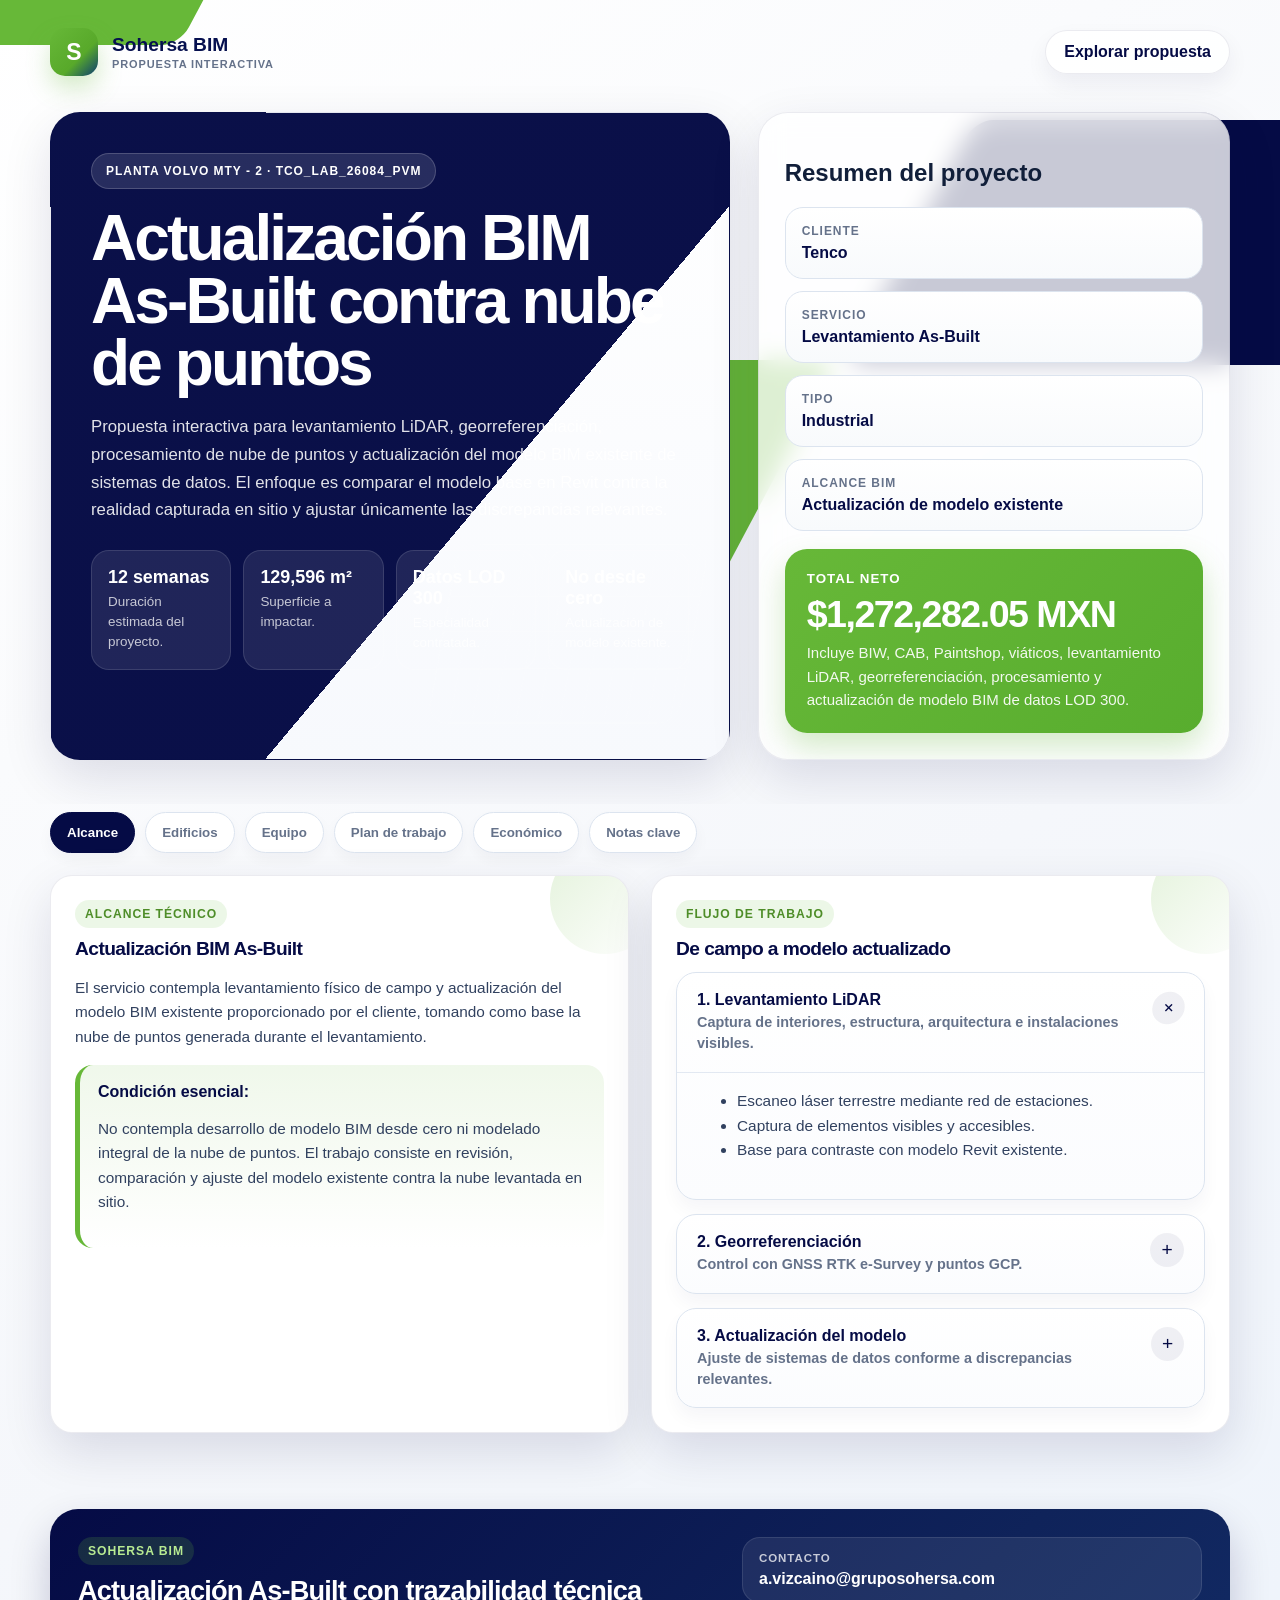
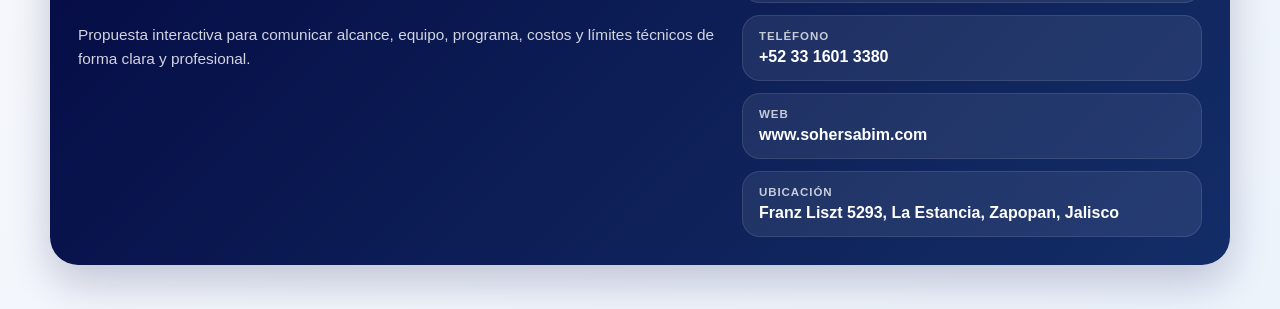
<file: planta-volvo-mty-actualizacion/index.html>
<!DOCTYPE html>
<html lang="es">
<head>
<meta charset="UTF-8" />
<meta name="viewport" content="width=device-width, initial-scale=1.0" />
<title>Sohersa BIM | Planta Volvo Mty - Actualización As-Built</title>
<style>
:root{--green:#67b838;--navy:#050b45;--blue:#0c3d72;--text:#111f3a;--muted:#65728a;--line:#dce4ef;--bg:#f5f7fb;--card:#fff;--shadow:0 18px 50px rgba(5,11,69,.12)}
*{box-sizing:border-box}html{scroll-behavior:smooth}body{margin:0;font-family:Inter,Segoe UI,Arial,sans-serif;color:var(--text);background:linear-gradient(145deg,#fff 0%,#f5f7fb 55%,#edf3fb 100%);overflow-x:hidden}
.container{width:min(1180px,calc(100% - 32px));margin:auto;position:relative;z-index:1}.hero{position:relative;padding:28px 0 44px;overflow:hidden}
.shape{position:absolute;transform:skewX(-28deg);border-radius:18px;pointer-events:none}.s1{left:-60px;top:-70px;width:270px;height:115px;background:var(--green)}.s2{right:-100px;top:120px;width:470px;height:245px;background:var(--navy)}.s3{left:48%;top:360px;width:150px;height:275px;background:var(--green)}
.top{display:flex;justify-content:space-between;align-items:center;margin-bottom:36px;gap:16px}.brand{display:flex;align-items:center;gap:14px;font-weight:900}.mark{width:48px;height:48px;border-radius:15px;background:linear-gradient(135deg,var(--green),#58a92a 62%,var(--blue));display:grid;place-items:center;color:#fff;font-size:23px;box-shadow:0 12px 24px rgba(103,184,56,.28)}.brand small{display:block;text-transform:uppercase;letter-spacing:.08em;font-size:11px;color:var(--muted);font-weight:700;margin-top:2px}.chip{padding:12px 18px;border-radius:999px;background:rgba(255,255,255,.84);border:1px solid rgba(5,11,69,.08);box-shadow:0 10px 22px rgba(5,11,69,.06);text-decoration:none;color:var(--navy);font-weight:800}
.heroGrid{display:grid;grid-template-columns:1.18fr .82fr;gap:28px}.heroPanel,.side{background:rgba(255,255,255,.78);border:1px solid rgba(5,11,69,.08);backdrop-filter:blur(12px);border-radius:30px;box-shadow:var(--shadow);overflow:hidden}.heroPanel{min-height:455px;padding:40px;color:#fff;background:linear-gradient(130deg,rgba(5,11,69,.98) 0%,rgba(5,11,69,.98) 62%,rgba(255,255,255,0) 62%),linear-gradient(#fff,#f7f9fd);position:relative}.heroPanel:after{content:"";position:absolute;right:35px;bottom:35px;width:250px;height:178px;border-radius:22px;background:repeating-linear-gradient(90deg,rgba(255,255,255,.14) 0 1px,transparent 1px 22px),repeating-linear-gradient(0deg,rgba(255,255,255,.11) 0 1px,transparent 1px 18px);border:1px solid rgba(255,255,255,.16);transform:skewX(-10deg);opacity:.45}.eyebrow{display:inline-flex;padding:10px 14px;border-radius:999px;background:rgba(255,255,255,.12);border:1px solid rgba(255,255,255,.18);font-size:12px;letter-spacing:.08em;font-weight:900;text-transform:uppercase;margin-bottom:18px}.hero h1{margin:0;font-size:clamp(2.35rem,5vw,4.35rem);line-height:.98;max-width:650px;letter-spacing:-.045em;position:relative;z-index:2}.lead{margin:18px 0 26px;max-width:625px;color:rgba(255,255,255,.88);font-size:1.05rem;line-height:1.65;position:relative;z-index:2}.kpis{display:grid;grid-template-columns:repeat(4,1fr);gap:12px;position:relative;z-index:2}.kpi{background:rgba(255,255,255,.09);border:1px solid rgba(255,255,255,.12);border-radius:18px;padding:16px}.kpi strong{display:block;font-size:1.12rem;margin-bottom:4px}.kpi span{font-size:.84rem;color:rgba(255,255,255,.75);line-height:1.4}
.side{padding:26px;display:flex;flex-direction:column;gap:18px}.meta{display:grid;gap:12px}.item{background:linear-gradient(#fff,#f8fafc);border:1px solid var(--line);border-radius:18px;padding:16px}.label{display:block;color:var(--muted);font-size:.75rem;text-transform:uppercase;letter-spacing:.08em;font-weight:900;margin-bottom:6px}.value{font-weight:900;color:var(--navy)}.cost{background:linear-gradient(135deg,var(--green),#58ad2e);color:#fff;border-radius:22px;padding:22px;box-shadow:0 14px 30px rgba(103,184,56,.28)}.cost small{display:block;text-transform:uppercase;letter-spacing:.08em;font-weight:900;margin-bottom:10px}.cost strong{display:block;font-size:clamp(1.7rem,4vw,2.35rem);letter-spacing:-.04em;line-height:1;margin-bottom:8px}.cost span{line-height:1.55;opacity:.92;font-size:.94rem}
.main{padding:8px 0 56px}.tabs{display:flex;flex-wrap:wrap;gap:10px;margin-bottom:22px}.tab{border:1px solid var(--line);background:#fff;color:var(--muted);border-radius:999px;padding:12px 16px;font-weight:900;cursor:pointer;box-shadow:0 8px 16px rgba(5,11,69,.04)}.tab.active,.tab:hover{background:var(--navy);color:#fff;border-color:var(--navy)}.panel{display:none;animation:fade .25s ease}.panel.active{display:block}@keyframes fade{from{opacity:0;transform:translateY(8px)}to{opacity:1;transform:none}}
.grid2{display:grid;grid-template-columns:repeat(2,1fr);gap:22px}.grid3{display:grid;grid-template-columns:repeat(3,1fr);gap:16px}.card{background:#fff;border:1px solid rgba(5,11,69,.08);border-radius:22px;box-shadow:var(--shadow);padding:24px;position:relative;overflow:hidden}.card:after{content:"";position:absolute;right:-32px;top:-32px;width:110px;height:110px;border-radius:50%;background:linear-gradient(135deg,rgba(103,184,56,.18),transparent);pointer-events:none}.tag{display:inline-block;padding:7px 10px;border-radius:999px;background:rgba(103,184,56,.12);color:#4e8d28;font-size:.76rem;font-weight:900;text-transform:uppercase;letter-spacing:.08em;margin-bottom:10px}h3{margin:0 0 12px;color:var(--navy);font-size:1.2rem;letter-spacing:-.03em}p,li{color:#31415f;line-height:1.6;font-size:.96rem}.warn{border-left:5px solid var(--green);background:linear-gradient(rgba(103,184,56,.1),rgba(255,255,255,.92));border-radius:18px;padding:18px;margin-top:16px}.warn strong{color:var(--navy)}
.acc{display:grid;gap:14px}.accItem{border:1px solid var(--line);border-radius:20px;background:linear-gradient(#fff,#fbfcfe);overflow:hidden;box-shadow:0 10px 18px rgba(5,11,69,.04)}.accBtn{width:100%;border:0;background:transparent;text-align:left;padding:18px 20px;cursor:pointer;display:flex;justify-content:space-between;gap:18px;font:inherit}.accBtn strong{color:var(--navy)}.accBtn span{display:block;color:var(--muted);font-size:.9rem;line-height:1.45;margin-top:3px;font-weight:700}.plus{width:34px;height:34px;border-radius:50%;display:grid;place-items:center;background:rgba(5,11,69,.06);color:var(--navy);font-size:1.2rem;transition:.2s}.accItem.open .plus{transform:rotate(45deg)}.accBody{max-height:0;overflow:hidden;transition:max-height .28s}.accIn{padding:0 20px 20px;border-top:1px solid rgba(220,228,239,.8)}
.mini{background:linear-gradient(#fff,#f8fafc);border:1px solid var(--line);border-radius:20px;padding:18px;position:relative;overflow:hidden}.mini:before{content:"";position:absolute;left:0;top:0;width:100%;height:5px;background:linear-gradient(90deg,var(--green),var(--blue))}.num{display:inline-flex;width:42px;height:42px;border-radius:14px;align-items:center;justify-content:center;background:rgba(5,11,69,.06);color:var(--navy);font-weight:900;margin-bottom:14px}.mini h4{margin:0 0 8px;color:var(--navy);font-size:1.03rem}.mini strong.amount{display:block;color:var(--navy);font-size:1.45rem;letter-spacing:-.03em;margin:8px 0}.money{display:grid;grid-template-columns:repeat(2,1fr);gap:16px}.money .mini span{color:var(--muted);font-size:.8rem;text-transform:uppercase;letter-spacing:.08em;font-weight:900}
.timeline{display:grid;gap:14px}.step{display:grid;grid-template-columns:52px 1fr;gap:14px;align-items:start;padding:14px;border-radius:18px;background:linear-gradient(#fff,#f8fafc);border:1px solid var(--line)}.stepNo{width:52px;height:52px;border-radius:16px;background:var(--navy);color:#fff;display:grid;place-items:center;font-weight:900;box-shadow:0 12px 24px rgba(5,11,69,.2)}
.footer{padding:20px 0 44px}.foot{background:linear-gradient(135deg,var(--navy),#0f235a 65%,#132d68);color:#fff;border-radius:28px;padding:28px;display:grid;grid-template-columns:1.4fr 1fr;gap:20px;box-shadow:0 18px 40px rgba(5,11,69,.2)}.foot p{color:rgba(255,255,255,.82)}.contact{display:grid;gap:12px}.contact div{padding:14px 16px;border-radius:18px;background:rgba(255,255,255,.08);border:1px solid rgba(255,255,255,.1)}.contact small{display:block;text-transform:uppercase;letter-spacing:.08em;font-size:.72rem;opacity:.75;font-weight:900;margin-bottom:6px}.contact strong,.contact a{color:#fff;text-decoration:none;font-weight:900}
@media(max-width:1040px){.heroGrid,.grid2,.grid3,.foot{grid-template-columns:1fr}.heroPanel{background:linear-gradient(rgba(5,11,69,.98),rgba(5,11,69,.98))}.heroPanel:after{display:none}.kpis{grid-template-columns:repeat(2,1fr)}}@media(max-width:700px){.top{flex-direction:column;align-items:flex-start}.heroPanel,.side,.card,.foot{padding:22px;border-radius:24px}.kpis,.money{grid-template-columns:1fr}}
</style>
</head>
<body>
<header class="hero"><div class="shape s1"></div><div class="shape s2"></div><div class="shape s3"></div><div class="container">
  <div class="top"><div class="brand"><div class="mark">S</div><div><div style="font-size:1.2rem;color:#06104f">Sohersa BIM</div><small>Propuesta interactiva</small></div></div><a class="chip" href="#detalle">Explorar propuesta</a></div>
  <div class="heroGrid">
    <section class="heroPanel">
      <div class="eyebrow">Planta Volvo Mty - 2 · TCO_LAB_26084_PVM</div>
      <h1>Actualización BIM As-Built contra nube de puntos</h1>
      <p class="lead">Propuesta interactiva para levantamiento LiDAR, georreferenciación, procesamiento de nube de puntos y actualización del modelo BIM existente de sistemas de datos. El enfoque es comparar el modelo base en Revit contra la realidad capturada en sitio y ajustar únicamente las discrepancias relevantes.</p>
      <div class="kpis">
        <div class="kpi"><strong>12 semanas</strong><span>Duración estimada del proyecto.</span></div>
        <div class="kpi"><strong>129,596 m²</strong><span>Superficie a impactar.</span></div>
        <div class="kpi"><strong>Datos LOD 300</strong><span>Especialidad contratada.</span></div>
        <div class="kpi"><strong>No desde cero</strong><span>Actualización de modelo existente.</span></div>
      </div>
    </section>
    <aside class="side">
      <div><h2 class="section-title">Resumen del proyecto</h2><div class="meta">
        <div class="item"><span class="label">Cliente</span><div class="value">Tenco</div></div>
        <div class="item"><span class="label">Servicio</span><div class="value">Levantamiento As-Built</div></div>
        <div class="item"><span class="label">Tipo</span><div class="value">Industrial</div></div>
        <div class="item"><span class="label">Alcance BIM</span><div class="value">Actualización de modelo existente</div></div>
      </div></div>
      <div class="cost"><small>Total neto</small><strong>$1,272,282.05 MXN</strong><span>Incluye BIW, CAB, Paintshop, viáticos, levantamiento LiDAR, georreferenciación, procesamiento y actualización de modelo BIM de datos LOD 300.</span></div>
    </aside>
  </div>
</div></header>
<main class="main" id="detalle"><div class="container">
  <div class="tabs">
    <button class="tab active" data-tab="alcance">Alcance</button><button class="tab" data-tab="edificios">Edificios</button><button class="tab" data-tab="equipo">Equipo</button><button class="tab" data-tab="plan">Plan de trabajo</button><button class="tab" data-tab="economico">Económico</button><button class="tab" data-tab="notas">Notas clave</button>
  </div>

  <section class="panel active" id="alcance"><div class="grid2">
    <article class="card"><div class="tag">Alcance técnico</div><h3>Actualización BIM As-Built</h3><p>El servicio contempla levantamiento físico de campo y actualización del modelo BIM existente proporcionado por el cliente, tomando como base la nube de puntos generada durante el levantamiento.</p><div class="warn"><strong>Condición esencial:</strong><p>No contempla desarrollo de modelo BIM desde cero ni modelado integral de la nube de puntos. El trabajo consiste en revisión, comparación y ajuste del modelo existente contra la nube levantada en sitio.</p></div></article>
    <article class="card"><div class="tag">Flujo de trabajo</div><h3>De campo a modelo actualizado</h3><div class="acc">
      <div class="accItem open"><button class="accBtn"><div><strong>1. Levantamiento LiDAR</strong><span>Captura de interiores, estructura, arquitectura e instalaciones visibles.</span></div><div class="plus">+</div></button><div class="accBody" style="max-height:220px"><div class="accIn"><ul><li>Escaneo láser terrestre mediante red de estaciones.</li><li>Captura de elementos visibles y accesibles.</li><li>Base para contraste con modelo Revit existente.</li></ul></div></div></div>
      <div class="accItem"><button class="accBtn"><div><strong>2. Georreferenciación</strong><span>Control con GNSS RTK e-Survey y puntos GCP.</span></div><div class="plus">+</div></button><div class="accBody"><div class="accIn"><ul><li>Establecimiento de puntos de control.</li><li>Integración de coordenadas reales.</li><li>Consolidación espacial de nube.</li></ul></div></div></div>
      <div class="accItem"><button class="accBtn"><div><strong>3. Actualización del modelo</strong><span>Ajuste de sistemas de datos conforme a discrepancias relevantes.</span></div><div class="plus">+</div></button><div class="accBody"><div class="accIn"><ul><li>Alarma contra incendio.</li><li>CCTV, Voz y Datos.</li><li>Control de accesos, BMS y Audio.</li><li>Actualización de vistas y planos donde aplique.</li></ul></div></div></div>
    </div></article>
  </div></section>

  <section class="panel" id="edificios"><div class="card" style="margin-bottom:22px"><div class="tag">Áreas de intervención</div><h3>Desglose por edificio</h3><p>La propuesta se estructura por edificio, diferenciando captura LiDAR, georreferenciación y actualización del modelo BIM existente de sistemas de datos.</p></div><div class="grid3">
    <article class="mini"><h4>Edificio BIW</h4><strong class="amount">$162,103.44</strong><p>Levantamiento: $57,700.00</p><p>Actualización BIM: $104,403.44</p></article>
    <article class="mini"><h4>Edificio CAB</h4><strong class="amount">$287,074.58</strong><p>Levantamiento: $92,900.00</p><p>Actualización BIM: $194,174.58</p></article>
    <article class="mini"><h4>Edificio Paintshop</h4><strong class="amount">$574,616.86</strong><p>Levantamiento: $200,900.00</p><p>Actualización BIM: $373,716.86</p></article>
  </div></section>

  <section class="panel" id="equipo"><div class="card" style="margin-bottom:22px"><div class="tag">Capacidad instalada</div><h3>Equipo involucrado</h3><p>Estructura enfocada en control técnico, trazabilidad entre nube de puntos, modelo existente y documentación.</p></div><div class="grid3">
    <article class="mini"><div class="num">2</div><h4>Técnicos especialistas</h4><p>Escaneo LiDAR, control de estaciones, apoyo en georreferenciación, logística técnica y validación preliminar de información capturada.</p></article>
    <article class="mini"><div class="num">4</div><h4>Modeladores BIM</h4><p>Revisión del modelo Revit, comparación contra nube, actualización de sistemas de datos LOD 300 y ajuste de vistas/planos.</p></article>
    <article class="mini"><div class="num">1</div><h4>Coordinador BIM</h4><p>Control técnico, revisión de entregables, validación de criterios, seguimiento de avances y gestión de observaciones.</p></article>
  </div></section>

  <section class="panel" id="plan"><div class="card" style="margin-bottom:22px"><div class="tag">Programa de ejecución</div><h3>Plan de trabajo de 12 semanas</h3><p>Programa orientado a actualizar el modelo existente de forma controlada, evitando modelado innecesario y enfocando el esfuerzo en discrepancias relevantes.</p></div><div class="timeline">
    <div class="step"><div class="stepNo">1</div><div><strong>Semanas 1 a 3 · Levantamiento físico</strong><p>Captura LiDAR en áreas de intervención, establecimiento de puntos de control y revisión preliminar de cobertura.</p></div></div>
    <div class="step"><div class="stepNo">2</div><div><strong>Semanas 4 a 5 · Procesamiento y limpieza</strong><p>Registro, alineación, limpieza, georreferenciación y preparación de nube para comparación con modelo Revit.</p></div></div>
    <div class="step"><div class="stepNo">3</div><div><strong>Semanas 6 a 8 · Comparación modelo vs nube</strong><p>Identificación de discrepancias relevantes, clasificación por edificio y definición de ajustes requeridos.</p></div></div>
    <div class="step"><div class="stepNo">4</div><div><strong>Semanas 9 a 11 · Actualización BIM</strong><p>Ajuste de sistemas especiales, adecuación de vistas y actualización de planos únicamente donde existan modificaciones.</p></div></div>
    <div class="step"><div class="stepNo">5</div><div><strong>Semana 12 · Control de calidad y cierre</strong><p>Revisión final, validación de entregables, preparación de archivos y cierre del paquete de entrega.</p></div></div>
  </div></section>

  <section class="panel" id="economico"><div class="grid2">
    <article class="card"><div class="tag">Resumen económico</div><h3>Montos principales</h3><div class="money"><div class="mini"><span>Subtotal general</span><strong class="amount">$1,096,794.87</strong></div><div class="mini"><span>IVA 16%</span><strong class="amount">$175,487.18</strong></div><div class="mini"><span>Total neto</span><strong class="amount">$1,272,282.05</strong></div><div class="mini"><span>Viáticos</span><strong class="amount">$73,000.00</strong></div></div></article>
    <article class="card"><div class="tag">Condiciones de pago</div><h3>Esquema financiero</h3><ul><li>Anticipo del 40% del costo neto del proyecto.</li><li>Segundo pago del 20% al término del escaneo.</li><li>Finiquito del 40% al término del modelado.</li></ul></article>
  </div></section>

  <section class="panel" id="notas"><div class="grid2">
    <article class="card"><div class="tag">Protección de alcance</div><h3>Condiciones críticas</h3><ul><li>No se contempla modelado integral de nube ni generación de modelo desde cero.</li><li>El cliente deberá proporcionar modelo BIM base en formato nativo Revit.</li><li>No se generarán elementos inexistentes en el modelo original.</li><li>Actualización de planos solo en áreas o elementos modificados.</li><li>Reconstrucción completa, incremento de LOD o incorporaciones adicionales se cotizan por separado.</li></ul></article>
    <article class="card"><div class="tag">Condiciones de ejecución</div><h3>Restricciones técnicas</h3><ul><li>Levantamiento sujeto a condiciones climáticas favorables.</li><li>El cliente gestiona accesos, permisos y autorizaciones.</li><li>LiDAR captura únicamente elementos visibles y accesibles.</li><li>Áreas sin acceso quedan fuera de nube y modelo.</li><li>Vigencia de propuesta: 30 días naturales.</li></ul></article>
  </div></section>
</div></main>
<footer class="footer"><div class="container"><div class="foot"><div><div class="tag" style="background:rgba(103,184,56,.18);color:#b8eb92">Sohersa BIM</div><h3 style="color:#fff;font-size:1.7rem">Actualización As-Built con trazabilidad técnica</h3><p>Propuesta interactiva para comunicar alcance, equipo, programa, costos y límites técnicos de forma clara y profesional.</p></div><div class="contact"><div><small>Contacto</small><strong>a.vizcaino@gruposohersa.com</strong></div><div><small>Teléfono</small><strong>+52 33 1601 3380</strong></div><div><small>Web</small><a href="https://www.sohersabim.com" target="_blank">www.sohersabim.com</a></div><div><small>Ubicación</small><strong>Franz Liszt 5293, La Estancia, Zapopan, Jalisco</strong></div></div></div></div></footer>
<script>
document.querySelectorAll('.tab').forEach(btn=>btn.addEventListener('click',()=>{document.querySelectorAll('.tab').forEach(b=>b.classList.remove('active'));document.querySelectorAll('.panel').forEach(p=>p.classList.remove('active'));btn.classList.add('active');document.getElementById(btn.dataset.tab).classList.add('active')}));
document.querySelectorAll('.accItem').forEach(item=>{let btn=item.querySelector('.accBtn'),body=item.querySelector('.accBody');btn.addEventListener('click',()=>{let open=item.classList.contains('open');item.classList.toggle('open');body.style.maxHeight=open?'0px':body.scrollHeight+'px'})});
</script>
</body>
</html>
</file>
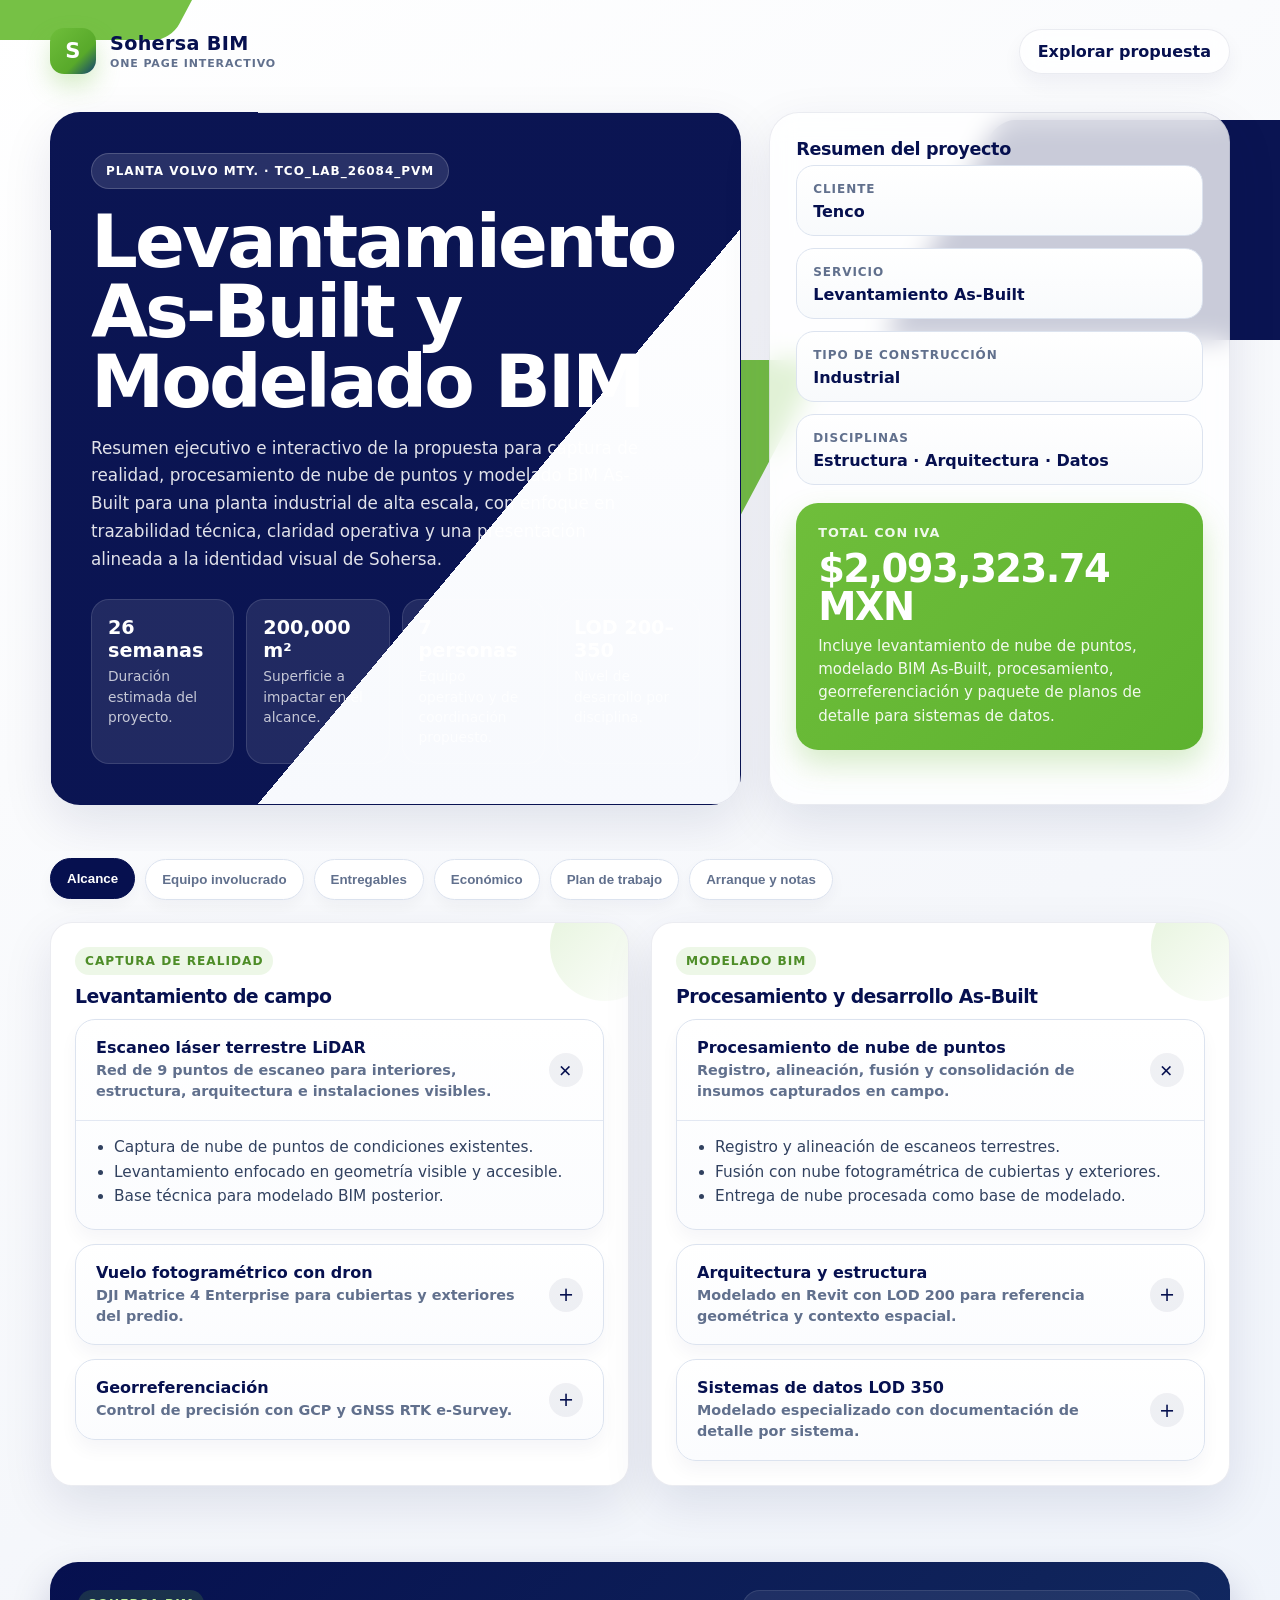
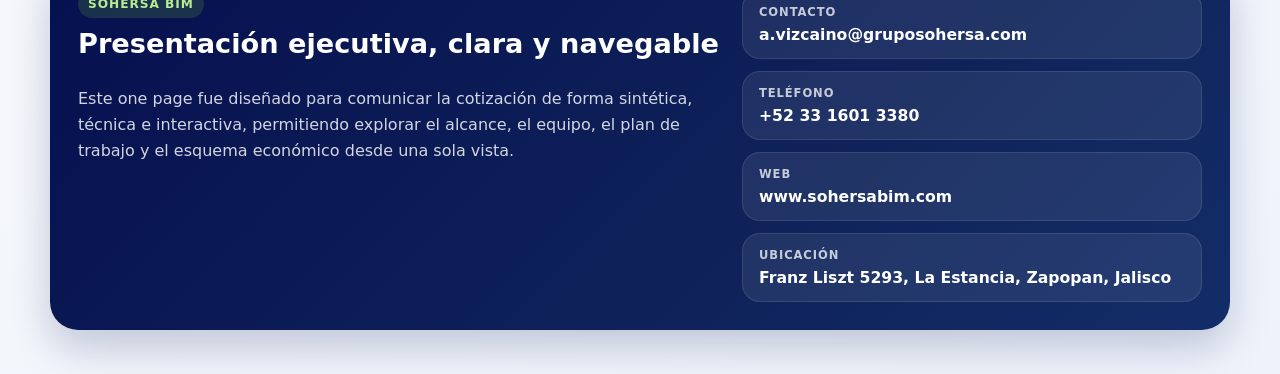
<file: planta-volvo-mty/index.html>
<!DOCTYPE html>
<html lang="es">
<head>
  <meta charset="UTF-8" />
  <meta name="viewport" content="width=device-width, initial-scale=1.0" />
  <title>Sohersa BIM | Planta Volvo Mty.</title>
  <style>
    :root {
      --sohersa-green: #6fbe3b;
      --sohersa-navy: #06104f;
      --sohersa-blue: #103f73;
      --text: #11203a;
      --muted: #61708d;
      --bg: #f5f7fb;
      --card: #ffffff;
      --line: #dce3ef;
      --shadow: 0 18px 50px rgba(6, 16, 79, 0.10);
      --radius: 22px;
    }
    * { box-sizing: border-box; }
    html { scroll-behavior: smooth; }
    body {
      margin: 0;
      font-family: Inter, ui-sans-serif, system-ui, -apple-system, BlinkMacSystemFont, "Segoe UI", sans-serif;
      color: var(--text);
      background: linear-gradient(148deg, #ffffff 0%, #f5f7fb 56%, #eef3fb 100%);
      overflow-x: hidden;
    }
    .hero-accent-top,.hero-accent-mid,.hero-accent-bottom {
      position: absolute; z-index: 0; transform: skewX(-28deg);
      border-radius: 16px; pointer-events: none;
    }
    .hero-accent-top { top: -70px; left: -60px; width: 260px; height: 110px; background: var(--sohersa-green); opacity: 0.95; }
    .hero-accent-mid { right: -80px; top: 120px; width: 420px; height: 220px; background: var(--sohersa-navy); opacity: 0.98; }
    .hero-accent-bottom { left: 48%; top: 360px; width: 140px; height: 260px; background: var(--sohersa-green); opacity: 0.95; }
    .container { width: min(1180px, calc(100% - 32px)); margin: 0 auto; position: relative; z-index: 1; }
    .hero { position: relative; padding: 28px 0 46px; overflow: hidden; }
    .topbar { display: flex; align-items: center; justify-content: space-between; gap: 16px; margin-bottom: 38px; }
    .brand { display: flex; align-items: center; gap: 14px; font-weight: 800; letter-spacing: 0.02em; }
    .brand-mark {
      width: 46px; height: 46px; border-radius: 14px;
      background: linear-gradient(135deg, var(--sohersa-green), #58a92a 65%, var(--sohersa-blue));
      display: grid; place-items: center; color: white; font-size: 21px;
      box-shadow: 0 12px 24px rgba(111, 190, 59, 0.28);
    }
    .brand-copy small {
      display: block; color: var(--muted); font-weight: 600;
      letter-spacing: 0.08em; text-transform: uppercase; font-size: 11px; margin-top: 2px;
    }
    .nav-chip {
      padding: 12px 18px; background: rgba(255,255,255,0.8);
      border: 1px solid rgba(6, 16, 79, 0.08); backdrop-filter: blur(10px);
      border-radius: 999px; color: var(--sohersa-navy); text-decoration: none;
      font-weight: 700; box-shadow: 0 10px 20px rgba(6, 16, 79, 0.05);
    }
    .hero-grid { display: grid; grid-template-columns: 1.2fr 0.8fr; gap: 28px; align-items: stretch; }
    .hero-panel,.summary-panel {
      position: relative; background: rgba(255,255,255,0.78);
      border: 1px solid rgba(6, 16, 79, 0.08); backdrop-filter: blur(12px);
      border-radius: 30px; box-shadow: var(--shadow); overflow: hidden;
    }
    .hero-panel {
      padding: 40px; min-height: 440px;
      background:
        linear-gradient(130deg, rgba(6,16,79,0.98) 0%, rgba(6,16,79,0.98) 62%, rgba(255,255,255,0) 62%),
        linear-gradient(180deg, #ffffff 0%, #f7f9fd 100%);
      color: white;
    }
    .eyebrow {
      display: inline-flex; align-items: center; gap: 8px; padding: 10px 14px;
      border-radius: 999px; background: rgba(255,255,255,0.12);
      border: 1px solid rgba(255,255,255,0.18); font-size: 12px; letter-spacing: 0.08em;
      font-weight: 800; text-transform: uppercase; margin-bottom: 18px;
    }
    .hero h1 { margin: 0; font-size: clamp(2.4rem, 6vw, 4.6rem); line-height: 0.95; max-width: 560px; letter-spacing: -0.04em; }
    .hero p.lead { margin: 18px 0 26px; max-width: 560px; color: rgba(255,255,255,0.88); font-size: 1.05rem; line-height: 1.65; }
    .hero-kpis { display: grid; grid-template-columns: repeat(4, minmax(0,1fr)); gap: 12px; max-width: 760px; }
    .kpi { background: rgba(255,255,255,0.09); border: 1px solid rgba(255,255,255,0.12); padding: 16px; border-radius: 18px; }
    .kpi strong { display: block; font-size: 1.2rem; margin-bottom: 4px; }
    .kpi span { font-size: 0.86rem; color: rgba(255,255,255,0.74); line-height: 1.4; }
    .summary-panel { padding: 26px; display: flex; flex-direction: column; gap: 18px; }
    .section-title { margin: 0 0 6px; color: var(--sohersa-navy); font-size: 1.1rem; letter-spacing: -0.02em; }
    .meta-grid { display: grid; gap: 12px; }
    .meta-item { background: linear-gradient(180deg, #ffffff 0%, #f8fafc 100%); border: 1px solid var(--line); border-radius: 18px; padding: 16px 16px 14px; }
    .meta-label { display: block; color: var(--muted); font-size: 0.75rem; text-transform: uppercase; letter-spacing: 0.08em; font-weight: 800; margin-bottom: 6px; }
    .meta-value { font-size: 1rem; font-weight: 800; color: var(--sohersa-navy); }
    .cost-box {
      background: linear-gradient(135deg, var(--sohersa-green), #5db22f);
      color: white; border-radius: 22px; padding: 22px; box-shadow: 0 14px 30px rgba(111, 190, 59, 0.28);
    }
    .cost-box small { display: block; font-size: 0.8rem; letter-spacing: 0.08em; text-transform: uppercase; opacity: 0.9; margin-bottom: 10px; font-weight: 800; }
    .cost-box strong { display: block; font-size: clamp(1.8rem, 4vw, 2.4rem); letter-spacing: -0.04em; line-height: 1; margin-bottom: 8px; }
    .cost-box span { display: block; opacity: 0.92; line-height: 1.55; font-size: 0.94rem; }
    .main { padding: 8px 0 56px; }
    .tabs { display: flex; flex-wrap: wrap; gap: 10px; margin: 0 0 22px; }
    .tab-btn {
      appearance: none; border: 1px solid var(--line); background: white;
      color: var(--muted); border-radius: 999px; padding: 12px 16px; font-weight: 800;
      cursor: pointer; transition: all 0.2s ease; box-shadow: 0 8px 16px rgba(6,16,79,0.04);
    }
    .tab-btn.active,.tab-btn:hover { background: var(--sohersa-navy); color: white; border-color: var(--sohersa-navy); transform: translateY(-1px); }
    .tab-panel { display: none; animation: fade 0.25s ease; }
    .tab-panel.active { display: block; }
    @keyframes fade { from { opacity: 0; transform: translateY(8px); } to { opacity: 1; transform: translateY(0); } }
    .grid-2 { display: grid; grid-template-columns: repeat(2, minmax(0,1fr)); gap: 22px; }
    .card {
      background: var(--card); border: 1px solid rgba(6,16,79,0.08);
      border-radius: var(--radius); box-shadow: var(--shadow); padding: 24px; position: relative; overflow: hidden;
    }
    .card::after {
      content: ""; position: absolute; right: -32px; top: -32px; width: 110px; height: 110px;
      background: linear-gradient(135deg, rgba(111,190,59,0.18), rgba(255,255,255,0)); border-radius: 50%;
    }
    .card h3 { margin: 0 0 12px; color: var(--sohersa-navy); font-size: 1.18rem; letter-spacing: -0.03em; }
    .card p,.card li { color: #31415f; line-height: 1.6; font-size: 0.96rem; }
    .mini-tag {
      display: inline-block; padding: 7px 10px; border-radius: 999px;
      background: rgba(111,190,59,0.12); color: #4e8d28; font-size: 0.76rem;
      font-weight: 800; text-transform: uppercase; letter-spacing: 0.08em; margin-bottom: 10px;
    }
    .accordion { display: grid; gap: 14px; }
    .acc-item {
      border: 1px solid var(--line); border-radius: 20px; background: linear-gradient(180deg, #ffffff 0%, #fbfcfe 100%);
      overflow: hidden; box-shadow: 0 10px 18px rgba(6,16,79,0.04);
    }
    .acc-btn {
      width: 100%; background: transparent; border: none; text-align: left; padding: 18px 20px;
      cursor: pointer; display: flex; align-items: center; justify-content: space-between; gap: 18px; font: inherit;
    }
    .acc-btn strong { color: var(--sohersa-navy); font-size: 1rem; }
    .acc-btn span { color: var(--muted); font-size: 0.9rem; line-height: 1.45; display: block; margin-top: 3px; font-weight: 600; }
    .acc-icon {
      flex: 0 0 auto; width: 34px; height: 34px; border-radius: 50%; display: grid; place-items: center;
      background: rgba(6,16,79,0.06); color: var(--sohersa-navy); font-size: 1.2rem; transition: transform 0.2s ease;
    }
    .acc-item.open .acc-icon { transform: rotate(45deg); }
    .acc-body { max-height: 0; overflow: hidden; transition: max-height 0.28s ease; }
    .acc-inner { padding: 0 20px 20px; border-top: 1px solid rgba(220,227,239,0.8); }
    .acc-inner ul { margin: 14px 0 0 18px; padding: 0; }
    .team-grid { display: grid; grid-template-columns: repeat(3, minmax(0,1fr)); gap: 16px; }
    .team-card {
      background: linear-gradient(180deg, #ffffff 0%, #f8fafc 100%);
      border: 1px solid var(--line); border-radius: 20px; padding: 18px; min-height: 200px; position: relative; overflow: hidden;
    }
    .team-card::before {
      content: ""; position: absolute; left: 0; top: 0; width: 100%; height: 5px;
      background: linear-gradient(90deg, var(--sohersa-green), var(--sohersa-blue));
    }
    .team-n {
      display: inline-flex; width: 42px; height: 42px; border-radius: 14px; align-items: center; justify-content: center;
      background: rgba(6,16,79,0.06); color: var(--sohersa-navy); font-weight: 900; margin-bottom: 14px;
    }
    .team-card h4 { margin: 0 0 8px; color: var(--sohersa-navy); font-size: 1.02rem; }
    .team-card p { margin: 0; color: #3f4f6b; line-height: 1.6; font-size: 0.92rem; }
    .money-grid { display: grid; grid-template-columns: repeat(2, minmax(0,1fr)); gap: 16px; margin-top: 16px; }
    .money-item { padding: 20px; border-radius: 20px; border: 1px solid var(--line); background: linear-gradient(180deg, #ffffff 0%, #f8fafc 100%); }
    .money-item strong { display: block; color: var(--sohersa-navy); font-size: 1.5rem; letter-spacing: -0.03em; margin-top: 8px; }
    .money-item span { color: var(--muted); font-size: 0.8rem; text-transform: uppercase; letter-spacing: 0.08em; font-weight: 800; }
    .timeline { display: grid; gap: 14px; }
    .step {
      display: grid; grid-template-columns: 52px 1fr; gap: 14px; align-items: start; padding: 14px;
      border-radius: 18px; background: linear-gradient(180deg, #ffffff 0%, #f8fafc 100%); border: 1px solid var(--line);
    }
    .step-index {
      width: 52px; height: 52px; border-radius: 16px; background: var(--sohersa-navy); color: white;
      display: grid; place-items: center; font-weight: 900; box-shadow: 0 12px 24px rgba(6,16,79,0.2);
    }
    .footer { padding: 20px 0 44px; }
    .footer-box {
      background: linear-gradient(135deg, var(--sohersa-navy), #0f235a 65%, #132d68 100%);
      color: white; border-radius: 28px; padding: 28px; display: grid; grid-template-columns: 1.4fr 1fr; gap: 20px;
      box-shadow: 0 18px 40px rgba(6,16,79,0.2);
    }
    .footer p { color: rgba(255,255,255,0.82); line-height: 1.6; }
    .contact-list { display: grid; gap: 12px; }
    .contact-item {
      padding: 14px 16px; border-radius: 18px; background: rgba(255,255,255,0.08);
      border: 1px solid rgba(255,255,255,0.1);
    }
    .contact-item small {
      display: block; text-transform: uppercase; letter-spacing: 0.08em; font-size: 0.72rem;
      opacity: 0.75; font-weight: 800; margin-bottom: 6px;
    }
    .contact-item strong,.contact-item a { color: white; text-decoration: none; font-size: 0.98rem; font-weight: 800; }
    @media (max-width: 1040px) {
      .hero-grid,.grid-2,.footer-box,.team-grid,.money-grid { grid-template-columns: 1fr; }
      .hero-panel {
        background: linear-gradient(180deg, rgba(6,16,79,0.98) 0%, rgba(6,16,79,0.98) 100%), linear-gradient(180deg, #ffffff 0%, #f7f9fd 100%);
      }
      .hero-kpis { grid-template-columns: repeat(2, minmax(0,1fr)); }
    }
    @media (max-width: 700px) {
      .topbar { flex-direction: column; align-items: flex-start; }
      .hero-panel,.summary-panel,.card,.footer-box { padding: 22px; border-radius: 24px; }
      .hero-kpis { grid-template-columns: 1fr; }
    }
  </style>
</head>
<body>
  <header class="hero">
    <div class="hero-accent-top"></div>
    <div class="hero-accent-mid"></div>
    <div class="hero-accent-bottom"></div>
    <div class="container">
      <div class="topbar">
        <div class="brand">
          <div class="brand-mark">S</div>
          <div class="brand-copy">
            <div style="font-size:1.2rem;color:#06104f;">Sohersa BIM</div>
            <small>One Page Interactivo</small>
          </div>
        </div>
        <a class="nav-chip" href="#detalle">Explorar propuesta</a>
      </div>
      <div class="hero-grid">
        <section class="hero-panel">
          <div class="eyebrow">Planta Volvo Mty. · TCO_LAB_26084_PVM</div>
          <h1>Levantamiento As-Built y Modelado BIM</h1>
          <p class="lead">
            Resumen ejecutivo e interactivo de la propuesta para captura de realidad, procesamiento de nube de puntos y modelado BIM As-Built para una planta industrial de alta escala, con enfoque en trazabilidad técnica, claridad operativa y una presentación alineada a la identidad visual de Sohersa.
          </p>
          <div class="hero-kpis">
            <div class="kpi"><strong>26 semanas</strong><span>Duración estimada del proyecto.</span></div>
            <div class="kpi"><strong>200,000 m²</strong><span>Superficie a impactar en el alcance.</span></div>
            <div class="kpi"><strong>7 personas</strong><span>Equipo operativo y de coordinación propuesto.</span></div>
            <div class="kpi"><strong>LOD 200–350</strong><span>Nivel de desarrollo por disciplina.</span></div>
          </div>
        </section>
        <aside class="summary-panel">
          <div>
            <h2 class="section-title">Resumen del proyecto</h2>
            <div class="meta-grid">
              <div class="meta-item"><span class="meta-label">Cliente</span><div class="meta-value">Tenco</div></div>
              <div class="meta-item"><span class="meta-label">Servicio</span><div class="meta-value">Levantamiento As-Built</div></div>
              <div class="meta-item"><span class="meta-label">Tipo de construcción</span><div class="meta-value">Industrial</div></div>
              <div class="meta-item"><span class="meta-label">Disciplinas</span><div class="meta-value">Estructura · Arquitectura · Datos</div></div>
            </div>
          </div>
          <div class="cost-box">
            <small>Total con IVA</small>
            <strong>$2,093,323.74 MXN</strong>
            <span>Incluye levantamiento de nube de puntos, modelado BIM As-Built, procesamiento, georreferenciación y paquete de planos de detalle para sistemas de datos.</span>
          </div>
        </aside>
      </div>
    </div>
  </header>
  <main class="main" id="detalle">
    <div class="container">
      <div class="tabs">
        <button class="tab-btn active" data-tab="alcance">Alcance</button>
        <button class="tab-btn" data-tab="equipo">Equipo involucrado</button>
        <button class="tab-btn" data-tab="entregables">Entregables</button>
        <button class="tab-btn" data-tab="economico">Económico</button>
        <button class="tab-btn" data-tab="plan">Plan de trabajo</button>
        <button class="tab-btn" data-tab="arranque">Arranque y notas</button>
      </div>

      <section class="tab-panel active" id="alcance">
        <div class="grid-2">
          <article class="card">
            <div class="mini-tag">Captura de realidad</div>
            <h3>Levantamiento de campo</h3>
            <div class="accordion">
              <div class="acc-item open">
                <button class="acc-btn"><div><strong>Escaneo láser terrestre LiDAR</strong><span>Red de 9 puntos de escaneo para interiores, estructura, arquitectura e instalaciones visibles.</span></div><div class="acc-icon">+</div></button>
                <div class="acc-body" style="max-height: 240px;"><div class="acc-inner"><ul><li>Captura de nube de puntos de condiciones existentes.</li><li>Levantamiento enfocado en geometría visible y accesible.</li><li>Base técnica para modelado BIM posterior.</li></ul></div></div>
              </div>
              <div class="acc-item">
                <button class="acc-btn"><div><strong>Vuelo fotogramétrico con dron</strong><span>DJI Matrice 4 Enterprise para cubiertas y exteriores del predio.</span></div><div class="acc-icon">+</div></button>
                <div class="acc-body"><div class="acc-inner"><ul><li>Cobertura del exterior y cubiertas del predio.</li><li>Integración con nube terrestre para mayor continuidad espacial.</li><li>Aplicable a superficie total de 600,000 m².</li></ul></div></div>
              </div>
              <div class="acc-item">
                <button class="acc-btn"><div><strong>Georreferenciación</strong><span>Control de precisión con GCP y GNSS RTK e-Survey.</span></div><div class="acc-icon">+</div></button>
                <div class="acc-body"><div class="acc-inner"><ul><li>Establecimiento de puntos de control.</li><li>Integración de coordenadas reales a nube consolidada.</li><li>Base para alineación espacial confiable del proyecto.</li></ul></div></div>
              </div>
            </div>
          </article>
          <article class="card">
            <div class="mini-tag">Modelado BIM</div>
            <h3>Procesamiento y desarrollo As-Built</h3>
            <div class="accordion">
              <div class="acc-item open">
                <button class="acc-btn"><div><strong>Procesamiento de nube de puntos</strong><span>Registro, alineación, fusión y consolidación de insumos capturados en campo.</span></div><div class="acc-icon">+</div></button>
                <div class="acc-body" style="max-height: 240px;"><div class="acc-inner"><ul><li>Registro y alineación de escaneos terrestres.</li><li>Fusión con nube fotogramétrica de cubiertas y exteriores.</li><li>Entrega de nube procesada como base de modelado.</li></ul></div></div>
              </div>
              <div class="acc-item">
                <button class="acc-btn"><div><strong>Arquitectura y estructura</strong><span>Modelado en Revit con LOD 200 para referencia geométrica y contexto espacial.</span></div><div class="acc-icon">+</div></button>
                <div class="acc-body"><div class="acc-inner"><ul><li>Estructura: columnas, trabes, losas, muros estructurales y cimentación visible.</li><li>Arquitectura: muros, tabiques, acabados, puertas, ventanas, cubiertas y fachadas.</li><li>Enfoque as-built basado en condiciones visibles y escaneadas.</li></ul></div></div>
              </div>
              <div class="acc-item">
                <button class="acc-btn"><div><strong>Sistemas de datos LOD 350</strong><span>Modelado especializado con documentación de detalle por sistema.</span></div><div class="acc-icon">+</div></button>
                <div class="acc-body"><div class="acc-inner"><ul><li>Alarma contra incendio.</li><li>CCTV, Voz y Datos, Control de accesos.</li><li>BMS y Audio con paquete de planos por sistema.</li></ul></div></div>
              </div>
            </div>
          </article>
        </div>
      </section>

      <section class="tab-panel" id="equipo">
        <div class="card" style="margin-bottom:22px;">
          <div class="mini-tag">Estructura operativa</div>
          <h3>Equipo propuesto para ejecución</h3>
          <p>
            Se propone una estructura compacta y especializada, orientada a eficiencia de campo, trazabilidad de información y producción técnica en Revit. El equipo se compone por 2 técnicos especialistas para el levantamiento, 4 modeladores BIM para el desarrollo del modelo y 1 coordinador BIM para la gestión técnica, revisión integral y control de entregables.
          </p>
        </div>
        <div class="team-grid">
          <article class="team-card">
            <div class="team-n">2</div>
            <h4>Técnicos especialistas de levantamiento</h4>
            <p>Responsables de la planeación y ejecución del escaneo láser terrestre, operación de dron, control de estaciones, captura fotogramétrica, levantamiento de GCP y verificación de calidad de datos en campo.</p>
          </article>
          <article class="team-card">
            <div class="team-n">4</div>
            <h4>Modeladores BIM</h4>
            <p>Encargados del procesamiento técnico de insumos y del modelado As-Built en Revit de arquitectura, estructura y sistemas de datos, manteniendo consistencia geométrica, jerarquía de elementos y criterios LOD definidos.</p>
          </article>
          <article class="team-card">
            <div class="team-n">1</div>
            <h4>Coordinador BIM</h4>
            <p>Figura central para la gestión del flujo de trabajo, validación de estándares de modelado, coordinación interdisciplinaria, revisión de paquetes de entrega y seguimiento general del cronograma técnico.</p>
          </article>
        </div>
      </section>

      <section class="tab-panel" id="entregables">
        <div class="grid-2">
          <article class="card">
            <div class="mini-tag">Modelos</div>
            <h3>Entregables BIM</h3>
            <ul>
              <li>Modelo de Estructura LOD 200.</li>
              <li>Modelo de Arquitectura LOD 200.</li>
              <li>Modelo de Datos LOD 350.</li>
              <li>Paquete de planos de detalle de sistemas de Datos.</li>
            </ul>
          </article>
          <article class="card">
            <div class="mini-tag">Datos base</div>
            <h3>Entregables de captura y procesamiento</h3>
            <ul>
              <li>Nube de puntos georreferenciada.</li>
              <li>Consolidación de escaneo LiDAR terrestre y vuelo dron.</li>
              <li>Insumo técnico listo para trazabilidad y modelado futuro.</li>
            </ul>
          </article>
        </div>
      </section>

      <section class="tab-panel" id="economico">
        <div class="card">
          <div class="mini-tag">Propuesta económica</div>
          <h3>Resumen financiero del servicio</h3>
          <div class="money-grid">
            <div class="money-item"><span>Levantamiento de nube de puntos</span><strong>$690,240.00</strong></div>
            <div class="money-item"><span>Modelado BIM As-Built</span><strong>$1,114,349.43</strong></div>
            <div class="money-item"><span>Total neto</span><strong>$1,804,589.43</strong></div>
            <div class="money-item"><span>Total con IVA</span><strong>$2,093,323.74</strong></div>
          </div>
          <div class="accordion" style="margin-top:18px;">
            <div class="acc-item open">
              <button class="acc-btn"><div><strong>Esquema de pagos</strong><span>Despliega para consultar el calendario financiero del proyecto.</span></div><div class="acc-icon">+</div></button>
              <div class="acc-body" style="max-height: 220px;"><div class="acc-inner"><ul><li>Anticipo del 40% del costo neto del proyecto.</li><li>Segundo pago del 20% al término del escaneo.</li><li>Finiquito del 40% al término del modelado.</li></ul></div></div>
            </div>
          </div>
        </div>
      </section>

      <section class="tab-panel" id="plan">
        <div class="card" style="margin-bottom:22px;">
          <div class="mini-tag">Planeación de ejecución</div>
          <h3>Plan de trabajo técnico por etapa</h3>
          <p>
            La estrategia de ejecución se plantea para aprovechar la capacidad instalada del equipo de 2 técnicos especialistas de levantamiento, 4 modeladores BIM y 1 coordinador BIM, priorizando una captura ordenada de información, una consolidación confiable de la nube de puntos y una fase de modelado continua con revisiones progresivas. El programa total contempla 26 semanas: 4 semanas para levantamiento físico, 2 semanas para procesamiento y limpieza de nube de puntos, y 20 semanas para modelado BIM y documentación.
          </p>
        </div>
        <div class="timeline">
          <div class="step">
            <div class="step-index">1</div>
            <div>
              <strong>Semanas 1 a 4 · Levantamiento físico en sitio</strong>
              <p>Durante esta etapa, los 2 técnicos especialistas ejecutan la captura integral de condiciones existentes mediante escaneo láser terrestre LiDAR, vuelo fotogramétrico con dron para cubiertas y exteriores, y levantamiento de puntos de control para georreferenciación. El coordinador BIM supervisa rutas de captura, prioridades por frente, secuencia de acceso y control de calidad preliminar de la información obtenida en campo.</p>
              <p><strong>Objetivo de la etapa:</strong> cerrar la adquisición completa y ordenada de información base para evitar retrabajos posteriores de modelado.</p>
            </div>
          </div>
          <div class="step">
            <div class="step-index">2</div>
            <div>
              <strong>Semanas 5 a 6 · Procesamiento, registro y limpieza de nube de puntos</strong>
              <p>Concluido el levantamiento, se desarrolla la fase técnica de oficina para registrar y alinear escaneos, fusionar la información terrestre con la fotogrametría del dron, depurar ruido, validar continuidad geométrica y consolidar la nube georreferenciada. En esta etapa participan principalmente el coordinador BIM y el equipo de modelado en tareas de preparación de insumos, zonificación y definición de criterios de trabajo por disciplina.</p>
              <p><strong>Objetivo de la etapa:</strong> generar una base confiable, limpia y estructurada para iniciar el modelado con máxima eficiencia.</p>
            </div>
          </div>
          <div class="step">
            <div class="step-index">3</div>
            <div>
              <strong>Semanas 7 a 10 · Arranque de modelado y estructuración del entorno BIM</strong>
              <p>Los 4 modeladores inician el desarrollo del modelo As-Built en Revit a partir de la nube consolidada. En paralelo se estructura el archivo base, se definen zonas de trabajo, nomenclaturas, criterios de segmentación y estrategia de revisión. En esta primera fase de modelado se prioriza la implantación general del inmueble y los elementos principales de arquitectura y estructura para establecer el contexto espacial completo del proyecto.</p>
              <p><strong>Objetivo de la etapa:</strong> dejar montada la base geométrica de referencia sobre la cual se integrarán las disciplinas contratadas.</p>
            </div>
          </div>
          <div class="step">
            <div class="step-index">4</div>
            <div>
              <strong>Semanas 11 a 18 · Desarrollo intensivo de modelos por disciplina</strong>
              <p>Con la base general establecida, el equipo concentra esfuerzo en el modelado disciplinar: arquitectura LOD 200, estructura LOD 200 y sistemas de datos LOD 350. El coordinador BIM distribuye cargas de trabajo, revisa consistencia entre zonas y mantiene seguimiento de avances semanales. La producción se organiza por paquetes controlados para asegurar trazabilidad, uniformidad de criterios y revisión continua en lugar de una validación final única.</p>
              <p><strong>Objetivo de la etapa:</strong> acelerar la producción manteniendo control técnico sobre calidad, coherencia geométrica y cumplimiento del alcance.</p>
            </div>
          </div>
          <div class="step">
            <div class="step-index">5</div>
            <div>
              <strong>Semanas 19 a 22 · Consolidación, revisión coordinada y ajustes</strong>
              <p>En esta etapa se integran las zonas modeladas, se homologan criterios gráficos y se corrigen observaciones derivadas de revisiones internas. El coordinador BIM centraliza el control de cambios y valida que la información cumpla con los niveles de desarrollo comprometidos. Se ajustan pendientes, se revisa integridad de elementos y se prepara el modelo para salida documental.</p>
              <p><strong>Objetivo de la etapa:</strong> transformar la producción parcial en un entregable integral, técnicamente consistente y listo para documentación.</p>
            </div>
          </div>
          <div class="step">
            <div class="step-index">6</div>
            <div>
              <strong>Semanas 23 a 26 · Documentación final, cierre de entregables y control de calidad</strong>
              <p>La fase final se destina a la emisión del paquete de planos de detalle para sistemas de datos, verificación de integridad de modelos, control de calidad final y preparación de archivos de entrega. El coordinador BIM lidera la revisión definitiva, mientras el equipo de modelado atiende observaciones de cierre y ajustes de consistencia documental.</p>
              <p><strong>Objetivo de la etapa:</strong> cerrar el proyecto con modelos coordinados, documentación clara y una entrega ordenada de insumos y productos finales.</p>
            </div>
          </div>
        </div>
      </section>

      <section class="tab-panel" id="arranque">
        <div class="grid-2">
          <article class="card">
            <div class="mini-tag">Inicio de proyecto</div>
            <h3>Ruta de arranque</h3>
            <div class="timeline">
              <div class="step"><div class="step-index">1</div><div><strong>Generales y contrato</strong><p>Envío de información para elaboración contractual.</p></div></div>
              <div class="step"><div class="step-index">2</div><div><strong>Firma y anticipo</strong><p>Formalización administrativa y habilitación para arranque.</p></div></div>
              <div class="step"><div class="step-index">3</div><div><strong>Entrega de insumos</strong><p>Recepción de archivos e información técnica necesaria.</p></div></div>
              <div class="step"><div class="step-index">4</div><div><strong>Plan de trabajo</strong><p>Planeación detallada, definición de jornadas y calendario.</p></div></div>
              <div class="step"><div class="step-index">5</div><div><strong>Ejecución</strong><p>Inicio de actividades conforme al plan acordado.</p></div></div>
            </div>
          </article>
          <article class="card">
            <div class="mini-tag">Condiciones clave</div>
            <h3>Notas técnicas relevantes</h3>
            <ul>
              <li>El levantamiento depende de condiciones climáticas favorables.</li>
              <li>La captura LiDAR representa únicamente elementos visibles y accesibles.</li>
              <li>Las áreas sin acceso quedan fuera de nube de puntos y modelo.</li>
              <li>Arquitectura y estructura LOD 200 tienen carácter esquemático y de contexto.</li>
              <li>No incluye diseño, ingeniería, cálculo ni propuestas de mejora.</li>
              <li>Los planos independientes aplican únicamente a sistemas de Datos.</li>
              <li>El programa puede ajustarse por retrasos ajenos a Sohersa.</li>
            </ul>
          </article>
        </div>
      </section>
    </div>
  </main>
  <footer class="footer">
    <div class="container">
      <div class="footer-box">
        <div>
          <div class="mini-tag" style="background:rgba(111,190,59,0.18);color:#b8eb92;">Sohersa BIM</div>
          <h3 style="margin-top:0;color:white;font-size:1.7rem;">Presentación ejecutiva, clara y navegable</h3>
          <p>
            Este one page fue diseñado para comunicar la cotización de forma sintética, técnica e interactiva, permitiendo explorar el alcance, el equipo, el plan de trabajo y el esquema económico desde una sola vista.
          </p>
        </div>
        <div class="contact-list">
          <div class="contact-item"><small>Contacto</small><strong>a.vizcaino@gruposohersa.com</strong></div>
          <div class="contact-item"><small>Teléfono</small><strong>+52 33 1601 3380</strong></div>
          <div class="contact-item"><small>Web</small><a href="https://www.sohersabim.com" target="_blank" rel="noreferrer">www.sohersabim.com</a></div>
          <div class="contact-item"><small>Ubicación</small><strong>Franz Liszt 5293, La Estancia, Zapopan, Jalisco</strong></div>
        </div>
      </div>
    </div>
  </footer>
  <script>
    const tabButtons = document.querySelectorAll('.tab-btn');
    const tabPanels = document.querySelectorAll('.tab-panel');
    tabButtons.forEach(btn => {
      btn.addEventListener('click', () => {
        const target = btn.dataset.tab;
        tabButtons.forEach(b => b.classList.remove('active'));
        tabPanels.forEach(p => p.classList.remove('active'));
        btn.classList.add('active');
        document.getElementById(target).classList.add('active');
      });
    });
    document.querySelectorAll('.acc-item').forEach(item => {
      const btn = item.querySelector('.acc-btn');
      const body = item.querySelector('.acc-body');
      btn.addEventListener('click', () => {
        const isOpen = item.classList.contains('open');
        item.classList.toggle('open');
        body.style.maxHeight = isOpen ? '0px' : body.scrollHeight + 'px';
      });
    });
  </script>
</body>
</html>
</file>
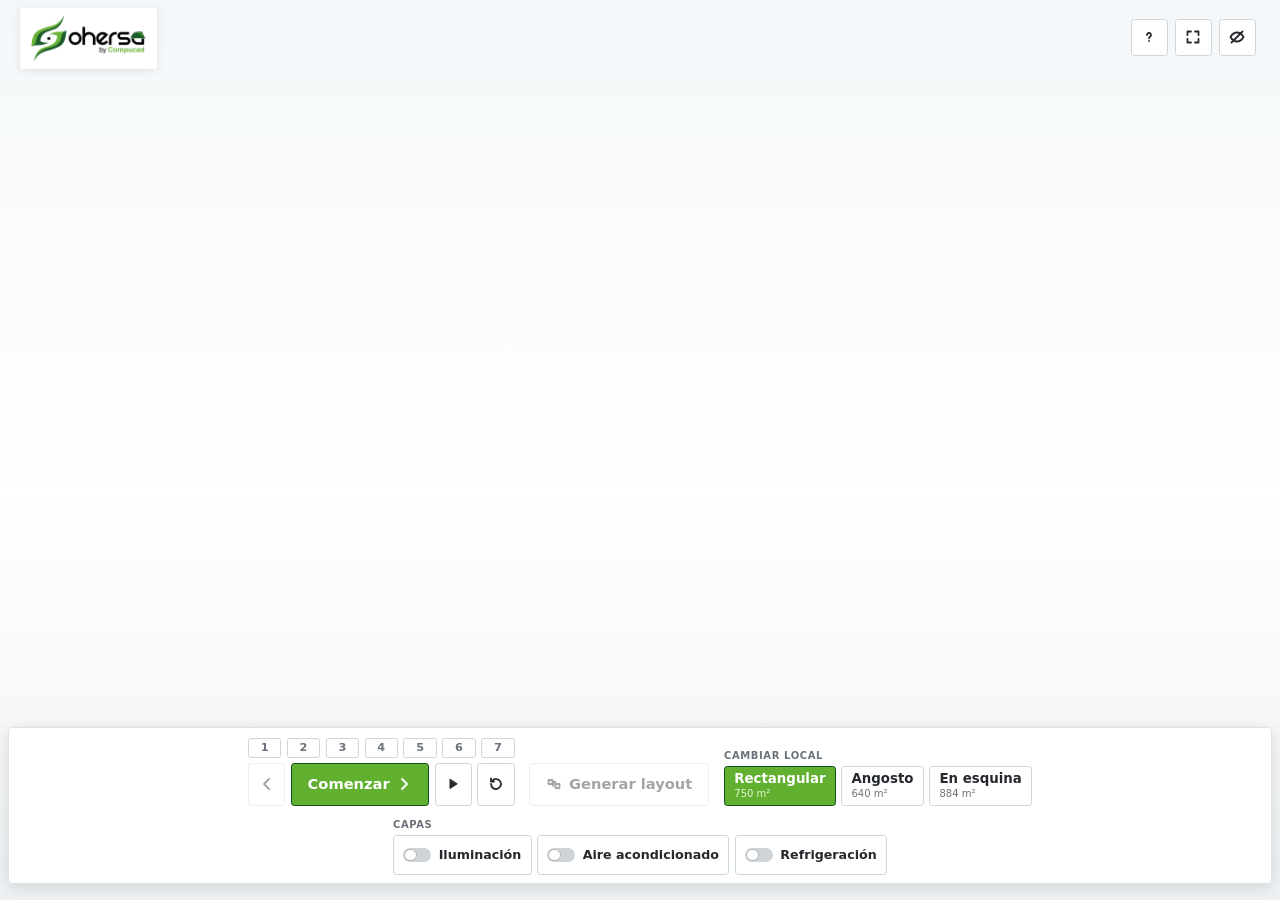
<file: tienda-retail/index.html>
<!doctype html>
<html lang="es">
<head>
<meta charset="utf-8">
<meta name="viewport" content="width=device-width, initial-scale=1">
<title>Tienda prototipo retail · Sohersa BIM</title>
<meta name="robots" content="noindex">
<link rel="icon" href="data:,">
<link rel="stylesheet" href="css/base.css">
<link rel="stylesheet" href="css/interfaz.css">
<script type="importmap">
{ "imports": {
  "three": "./lib/three/three.module.js",
  "three/addons/": "./lib/three/addons/"
} }
</script>
</head>
<body>
<div id="escena"></div>
<div id="ui"></div>
<script type="module" src="js/main.js"></script>
</body>
</html>
</file>
<file: tienda-retail/css/base.css>
/* Hoja base: lienzo, fondo de maqueta y rótulos 3D. Frente: núcleo. La interfaz va en css/interfaz.css. */
:root {
  --fondo-1: #f4f7f9; --fondo-2: #ffffff; --fondo-3: #eef1f3;
  --tinta: #25282c; --tinta-suave: #6c7279;
  --verde: #62b030; --verde-oscuro: #105020; --negro: #111111;
  --fuente: "Segoe UI", system-ui, -apple-system, "Helvetica Neue", Arial, sans-serif;
  --radio: 3px;
}
* { box-sizing: border-box; }
html, body { margin: 0; height: 100%; overflow: hidden; font-family: var(--fuente); color: var(--tinta); }
body { background: linear-gradient(180deg, var(--fondo-1) 0%, var(--fondo-2) 55%, var(--fondo-3) 100%); }
#escena { position: fixed; inset: 0; }
#escena canvas { display: block; outline: none; touch-action: none; }
.capa-rotulos { position: absolute; inset: 0; pointer-events: none; }
.rotulo-zona-caja { pointer-events: none; }
/* Rótulos 3D pensados para video en pequeño: ~26 px a 1080p y escalan con el alto de la ventana. */
.rotulo-zona {
  font: 700 clamp(13px, 2.4vh, 44px)/1 var(--fuente); letter-spacing: .01em; color: #1d2024;
  background: rgba(255,255,255,.95); border-left: .32em solid var(--zona, #888);
  padding: .34em .55em .36em; border-radius: 4px; white-space: nowrap;
  box-shadow: 0 2px 10px rgba(0,0,0,.16);
}
.rotulo-alternativa {
  font: 700 clamp(16px, 3vh, 54px)/1 var(--fuente); color: #1d2024; background: rgba(255,255,255,.96);
  padding: .4em .7em; border-radius: 5px; border-left: .3em solid var(--verde);
  box-shadow: 0 2px 8px rgba(0,0,0,.10); white-space: nowrap; font-variant-numeric: tabular-nums;
}
.rotulo-alternativa.descartada { border-left-color: #d23b30; color: var(--tinta-suave); }
.rotulo-alternativa.elegida { border-left-color: var(--verde-oscuro); background: #f3f9ee; }
/* dos renglones: "Alternativa i de N" y el resultado; va al lado del plano (fuera de la planta) */
.rotulo-alternativa { font-size: clamp(14px, 2.5vh, 44px); line-height: 1.15; }
.rotulo-alternativa .ra-t { display: block; }
.rotulo-alternativa .ra-r { display: block; font-size: .78em; font-weight: 600; margin-top: .2em; color: var(--tinta-suave, #5d6a75); }
.rotulo-alternativa.elegida .ra-r { color: var(--verde-oscuro, #105020); }
</file>
<file: tienda-retail/css/interfaz.css>
/* Interfaz para grabación de video (16:9, 1920x1080 como base). Frente: interfaz.
   Todo escala con --s = min(alto/1080, ancho/1920) x escala (teclas + y -, parámetro de URL "escala"); lo fija index.js.
   Cada medida está en px de un lienzo de 1080 p: calc(var(--s) * N px). Sin fuentes ni recursos externos. */
html, body { overscroll-behavior: none; user-select: none; -webkit-user-select: none; -webkit-tap-highlight-color: transparent; touch-action: none; }
body.sin-cursor, body.sin-cursor * { cursor: none !important; }

#ui { --s: 1; position: fixed; inset: 0; pointer-events: none; z-index: 10; font-family: var(--fuente); color: var(--tinta); }
#ui [hidden] { display: none !important; }
#ui svg { width: calc(var(--s) * 24px); height: calc(var(--s) * 24px); fill: none; stroke: currentColor; stroke-width: 1.8; stroke-linecap: round; stroke-linejoin: round; flex: none; }
#ui svg .rel { fill: currentColor; stroke-width: 1; }

/* ---- capa principal y modos de vista ---- */
.ui-capa { position: absolute; inset: 0; pointer-events: none; transition: opacity .35s ease, visibility 0s linear 0s; }
.ui-capa[data-modo="oculta"] { opacity: 0; visibility: hidden; transition: opacity .35s ease, visibility 0s linear .35s; }
.ui-capa .marca, .ui-capa .herramientas, .ui-capa .controles { transition: opacity .3s ease, visibility 0s linear 0s; }
.ui-capa[data-modo="solo"] .herramientas, .ui-capa[data-modo="solo"] .controles,
.ui-capa[data-modo="solo"] .gen-linea, .ui-capa[data-modo="solo"] .tarjeta.chica { opacity: 0; visibility: hidden; transition: opacity .3s ease, visibility 0s linear .3s; }
.ui-capa[data-modo="solo"] .tarjeta.chica, .ui-capa[data-modo="solo"] .panel-ind.sin-datos { display: none !important; }
.gen-linea { display: none; }
.ui-capa > * > *, .ui-capa > * { pointer-events: none; }
.ui-capa .controles, .ui-capa .herramientas { pointer-events: auto; }

/* ---- botones ---- */
.btn { font: 600 calc(var(--s) * 20px)/1 var(--fuente); display: inline-flex; align-items: center; justify-content: center; gap: calc(var(--s) * 10px); min-height: calc(var(--s) * 56px); padding: 0 calc(var(--s) * 18px);
  color: var(--tinta); background: #fff; border: calc(var(--s) * 1.5px) solid #cfd4d9; border-radius: calc(var(--s) * 5px); cursor: pointer; pointer-events: auto;
  position: relative; overflow: hidden; white-space: nowrap; }
.btn:hover { background: #f1f5ee; border-color: #aab4a3; }
.btn:active { transform: translateY(1px); }
.btn:focus-visible, .punto:focus-visible { outline: 3px solid var(--verde-oscuro); outline-offset: 2px; }
.btn.primario { background: var(--verde); border-color: var(--verde-oscuro); color: #fff; }
.btn.primario:hover { background: #58a22b; }
.btn.grande { min-height: calc(var(--s) * 64px); padding: 0 calc(var(--s) * 24px); font-size: calc(var(--s) * 22px); }
.btn.icono { width: calc(var(--s) * 56px); padding: 0; }
.btn[aria-disabled="true"] { opacity: .42; cursor: default; }
.btn[aria-disabled="true"]:hover { background: #fff; border-color: #cfd4d9; }
.btn.primario[aria-disabled="true"]:hover { background: var(--verde); }
.btn[aria-pressed="true"]:not(.opcion) { background: #e9f3e1; border-color: var(--verde-oscuro); color: var(--verde-oscuro); }
/* ocupado: una franja suave recorre solo el botón que originó la acción */
.btn.trabajando::after { content: ""; position: absolute; left: 0; bottom: 0; height: calc(var(--s) * 4px); width: 40%; background: var(--verde-oscuro); opacity: 0; animation: corre 1.1s ease-in-out infinite, entra .2s .15s forwards; }
.btn.primario.trabajando::after { background: #fff; }
@keyframes corre { 0% { transform: translateX(-100%); } 100% { transform: translateX(250%); } }
@keyframes entra { to { opacity: .85; } }

/* ---- zona superior: marca (izquierda), rótulo del paso (centro), herramientas (derecha) ---- */
.marca, .marca-grande { background: rgba(255,255,255,.93); border-radius: calc(var(--s) * 5px); box-shadow: 0 2px 8px rgba(0,0,0,.09); }
.marca { position: absolute; left: calc(var(--s) * 30px); top: calc(var(--s) * 12px); padding: calc(var(--s) * 6px) calc(var(--s) * 12px); transition: opacity .3s ease; }
.marca img { height: calc(var(--s) * 80px); display: block; } /* logotipo completo 1000x440 con leyenda: a 80 px se lee "by Compucad" */
.herramientas { position: absolute; right: calc(var(--s) * 36px); top: calc(var(--s) * 28px); display: flex; gap: calc(var(--s) * 10px); }
.rotulo-paso { position: absolute; left: 50%; top: calc(var(--s) * 28px); transform: translateX(-50%); display: flex; align-items: center; gap: calc(var(--s) * 18px);
  max-width: calc(100% - 512 * var(--s) * 1px); background: rgba(255,255,255,.93); border-left: calc(var(--s) * 7px) solid var(--verde); border-radius: calc(var(--s) * 5px);
  padding: calc(var(--s) * 12px) calc(var(--s) * 26px) calc(var(--s) * 12px) calc(var(--s) * 22px); box-shadow: 0 2px 10px rgba(0,0,0,.10); white-space: nowrap; }
.rp-n { font: 600 calc(var(--s) * 19px)/1 var(--fuente); letter-spacing: .06em; text-transform: uppercase; color: var(--tinta-suave); }
.rp-t { font: 700 calc(var(--s) * 30px)/1.1 var(--fuente); }
.rp-d { font: 400 calc(var(--s) * 22px)/1.2 var(--fuente); color: var(--tinta-suave); overflow: hidden; text-overflow: ellipsis; min-width: 0; }
.rp-c { display: none; font: 600 calc(var(--s) * 17px)/1 var(--fuente); padding: calc(var(--s) * 7px) calc(var(--s) * 11px); border-radius: calc(var(--s) * 4px); background: #f1f3f5; color: var(--tinta-suave); border: calc(var(--s) * 1.5px) dashed #aeb5bb; }
.rotulo-paso.con-capas .rp-c { display: inline-block; }
/* si la descripción no cabe: título arriba, descripción abajo (la mide index.js) */
.rotulo-paso.dos-lineas { display: grid; grid-template-columns: auto 1fr auto; align-items: center; column-gap: calc(var(--s) * 18px); row-gap: calc(var(--s) * 6px); white-space: normal; }
.rotulo-paso.dos-lineas .rp-n, .rotulo-paso.dos-lineas .rp-t, .rotulo-paso.dos-lineas .rp-c { white-space: nowrap; }
.rotulo-paso.dos-lineas .rp-d { grid-column: 1 / -1; grid-row: 2; overflow: visible; text-overflow: clip; }
.rotulo-paso.dos-lineas .rp-c { justify-self: end; }

/* logotipo grande del cierre: oculto salvo en data-fase="cierre" */
.marca-grande { position: absolute; left: 50%; bottom: calc(var(--s) * 76px); padding: calc(var(--s) * 10px) calc(var(--s) * 20px); opacity: 0; visibility: hidden;
  transform: translate(-50%, calc(var(--s) * 16px)); transition: opacity .6s ease, transform .6s ease, visibility 0s linear .6s; }
.marca-grande img { height: calc(var(--s) * 200px); display: block; }
.ui-capa[data-modo="completa"] .marca-grande { bottom: calc(var(--s) * 176px); }
.ui-capa[data-fase="cierre"] .marca-grande { opacity: 1; visibility: visible; transform: translate(-50%, 0); transition: opacity .6s ease, transform .6s ease, visibility 0s; }
.ui-capa[data-fase="cierre"] .marca { opacity: 0; }
.ui-capa[data-fase="recorrido"] .panel-ind { opacity: 0; }
.panel-ind { transition: opacity .4s ease; }

/* ---- indicadores: columna al borde izquierdo ---- */
.panel-ind { --p: calc(var(--s) * 0.68 * var(--d, 1) * var(--k, 1)); position: absolute; left: calc(var(--s) * 30px); top: calc(var(--s) * 114px); width: calc(var(--p) * 340px); }
.rejilla-ind { display: flex; flex-direction: column; gap: calc(var(--p) * 7px); }
.tarjeta { background: rgba(255,255,255,.93); border-left: calc(var(--p) * 6px) solid var(--verde); border-radius: calc(var(--p) * 5px); padding: calc(var(--p) * 7px) calc(var(--p) * 14px) calc(var(--p) * 8px) calc(var(--p) * 16px); display: grid; grid-template-columns: 1fr auto;
  align-items: end; column-gap: calc(var(--p) * 8px); box-shadow: 0 2px 8px rgba(0,0,0,.09); }
.t-rot { grid-column: 1 / -1; font: 600 calc(var(--p) * 19px)/1.15 var(--fuente); color: var(--tinta-suave); }
.t-val { display: flex; align-items: baseline; gap: calc(var(--p) * 7px); font-variant-numeric: tabular-nums; white-space: nowrap; }
.t-val b { font: 700 calc(var(--p) * 46px)/1.05 var(--fuente); }
.t-val i { font: 500 calc(var(--p) * 19px) var(--fuente); font-style: normal; color: var(--tinta-suave); }
.t-der { display: flex; flex-direction: column; align-items: flex-end; gap: calc(var(--p) * 2px); padding-bottom: calc(var(--p) * 4px); }
.t-sub { font: 600 calc(var(--p) * 20px)/1 var(--fuente); color: var(--tinta); font-variant-numeric: tabular-nums; }
.t-sub:empty { display: none; }
.t-var { display: inline-flex; align-items: center; gap: calc(var(--p) * 5px); font: 700 calc(var(--p) * 20px)/1 var(--fuente); font-variant-numeric: tabular-nums; color: var(--tinta); }
.t-var:empty { display: none; }
.t-var svg { width: calc(var(--p) * 13px); height: calc(var(--p) * 13px); fill: currentColor; stroke: none; }
.t-ins { grid-column: 1 / -1; display: inline-flex; align-items: center; gap: calc(var(--p) * 7px); margin-top: calc(var(--p) * 5px); font: 600 calc(var(--p) * 17px)/1.1 var(--fuente); color: var(--verde-oscuro); }
.t-ins svg { width: calc(var(--p) * 17px); height: calc(var(--p) * 17px); stroke-width: 2.4; }
.tarjeta.mejora { background: #e3f1d6; border-left-color: var(--verde-oscuro); box-shadow: 0 0 0 calc(var(--p) * 2px) var(--verde), 0 2px 8px rgba(0,0,0,.09); }
.tarjeta.mejora .t-val b { color: var(--verde-oscuro); }
/* tarjetas chicas (solo vista completa): una línea cada una */
.tarjeta.chica { grid-template-columns: 1fr auto; align-items: center; padding: calc(var(--p) * 2px) calc(var(--p) * 12px) calc(var(--p) * 2px) calc(var(--p) * 16px); border-left-width: calc(var(--p) * 4px); }
.tarjeta.chica .t-rot { grid-column: 1; font-size: calc(var(--p) * 17px); }
.tarjeta.chica .t-val { grid-column: 2; grid-row: 1; }
.tarjeta.chica .t-val b { font-size: calc(var(--p) * 25px); }
.tarjeta.chica .t-val i { font-size: calc(var(--p) * 17px); }
.tarjeta.chica .t-der { display: none; }
.gen-linea { margin: calc(var(--s) * 6px) 0 0; font: 600 calc(var(--s) * 17px)/1.2 var(--fuente); background: rgba(255,255,255,.93); padding: calc(var(--s) * 7px) calc(var(--s) * 12px); border-left: calc(var(--s) * 5px) solid var(--verde-oscuro); border-radius: calc(var(--s) * 5px); font-variant-numeric: tabular-nums; }

/* ---- controles: barra inferior ---- */
.controles { position: absolute; left: 50%; bottom: calc(var(--s) * 24px); transform: translateX(-50%); display: flex; align-items: flex-end; justify-content: center; gap: calc(var(--s) * 22px); flex-wrap: wrap;
  width: max-content; max-width: calc(100% - 24 * var(--s) * 1px); background: rgba(255,255,255,.94); border: calc(var(--s) * 1.5px) solid #dfe3e6; border-radius: calc(var(--s) * 6px); padding: calc(var(--s) * 12px) calc(var(--s) * 18px); box-shadow: 0 3px 16px rgba(0,0,0,.12); }
.fila { display: flex; gap: calc(var(--s) * 8px); }
.g-tit { display: block; font: 600 calc(var(--s) * 15px)/1 var(--fuente); letter-spacing: .06em; text-transform: uppercase; color: var(--tinta-suave); margin-bottom: calc(var(--s) * 7px); }
.g-pasos { display: flex; flex-direction: column; gap: calc(var(--s) * 8px); }
.pasos { list-style: none; margin: 0; padding: 0; display: flex; gap: calc(var(--s) * 8px); }
.pasos li { flex: 1; }
.punto { width: 100%; height: calc(var(--s) * 30px); border-radius: calc(var(--s) * 4px); border: calc(var(--s) * 1.5px) solid #cfd4d9; background: #fff; font: 700 calc(var(--s) * 17px)/1 var(--fuente); color: var(--tinta-suave); cursor: pointer; pointer-events: auto; padding: 0; }
.punto.hecho { background: #dfeccf; border-color: #9cc57a; color: var(--verde-oscuro); }
.punto[aria-current="step"] { background: var(--verde); border-color: var(--verde-oscuro); color: #fff; }
.btn.opcion { flex-direction: column; gap: calc(var(--s) * 5px); align-items: flex-start; justify-content: center; padding: 0 calc(var(--s) * 14px); min-height: calc(var(--s) * 60px); }
.btn.opcion b { font-size: calc(var(--s) * 20px); } .btn.opcion small { font: 400 calc(var(--s) * 15px)/1 var(--fuente); color: var(--tinta-suave); }
.btn.opcion[aria-pressed="true"] { background: var(--verde); border-color: var(--verde-oscuro); color: #fff; }
.btn.opcion[aria-pressed="true"] small { color: #e5f3d9; }
.btn.capa { gap: calc(var(--s) * 11px); font-size: calc(var(--s) * 19px); min-height: calc(var(--s) * 60px); padding: 0 calc(var(--s) * 14px); }
.sw { width: calc(var(--s) * 42px); height: calc(var(--s) * 22px); border-radius: calc(var(--s) * 12px); background: #cfd4d9; position: relative; flex: none; }
.sw::after { content: ""; position: absolute; left: calc(var(--s) * 3px); top: calc(var(--s) * 3px); width: calc(var(--s) * 16px); height: calc(var(--s) * 16px); border-radius: 50%; background: #fff; box-shadow: 0 0 0 1px rgba(0,0,0,.12); }
.btn.capa[aria-checked="true"] { border-color: var(--c); background: #fff; box-shadow: inset 0 calc(var(--s) * -4px) 0 var(--c); }
.btn.capa[aria-checked="true"] .sw { background: var(--c); }
.btn.capa[aria-checked="true"] .sw::after { transform: translateX(calc(var(--s) * 20px)); }

/* ---- ayuda ---- */
.ayuda { position: absolute; inset: 0; pointer-events: auto; display: flex; align-items: center; justify-content: center; background: rgba(37,40,44,.42); z-index: 5; }
.ayuda-caja { background: #fff; border-radius: calc(var(--s) * 6px); border-top: calc(var(--s) * 7px) solid var(--verde); padding: calc(var(--s) * 24px) calc(var(--s) * 36px) calc(var(--s) * 30px); width: min(1500 * var(--s) * 1px, calc(100% - 24px)); max-height: calc(100% - 24px); overflow: auto; box-shadow: 0 10px 50px rgba(0,0,0,.28); user-select: text; }
.ayuda-cab { display: flex; justify-content: space-between; align-items: center; margin-bottom: calc(var(--s) * 14px); }
.ayuda-cab h2 { margin: 0; font: 700 calc(var(--s) * 32px) var(--fuente); }
.ayuda-cols { display: grid; grid-template-columns: 1fr 1fr; gap: calc(var(--s) * 6px) calc(var(--s) * 56px); align-items: start; }
.ayuda section:nth-child(3) { grid-column: 2; grid-row: 1 / span 2; }
.ayuda h3 { margin: calc(var(--s) * 12px) 0 calc(var(--s) * 8px); font: 700 calc(var(--s) * 18px) var(--fuente); letter-spacing: .07em; text-transform: uppercase; color: var(--tinta-suave); }
.ayuda dl { margin: 0; display: grid; grid-template-columns: minmax(0, 40%) 1fr; gap: calc(var(--s) * 9px) calc(var(--s) * 18px); align-items: center; }
.ayuda dt { display: flex; gap: calc(var(--s) * 6px); flex-wrap: wrap; } .ayuda dd { margin: 0; font-size: calc(var(--s) * 21px); line-height: 1.2; }
.ayuda-pie { margin: calc(var(--s) * 16px) 0 0; font: 400 calc(var(--s) * 19px)/1.3 var(--fuente); color: var(--tinta-suave); }
kbd { font: 600 calc(var(--s) * 20px)/1 var(--fuente); background: #f4f6f8; border: calc(var(--s) * 1.5px) solid #cfd4d9; border-bottom-width: calc(var(--s) * 3px); border-radius: calc(var(--s) * 5px); padding: calc(var(--s) * 6px) calc(var(--s) * 11px); }

@media (prefers-reduced-motion: reduce) { .btn.trabajando::after { animation: entra .01s forwards; } .ui-capa, .ui-capa * { transition-duration: .01s !important; } }
</file>
